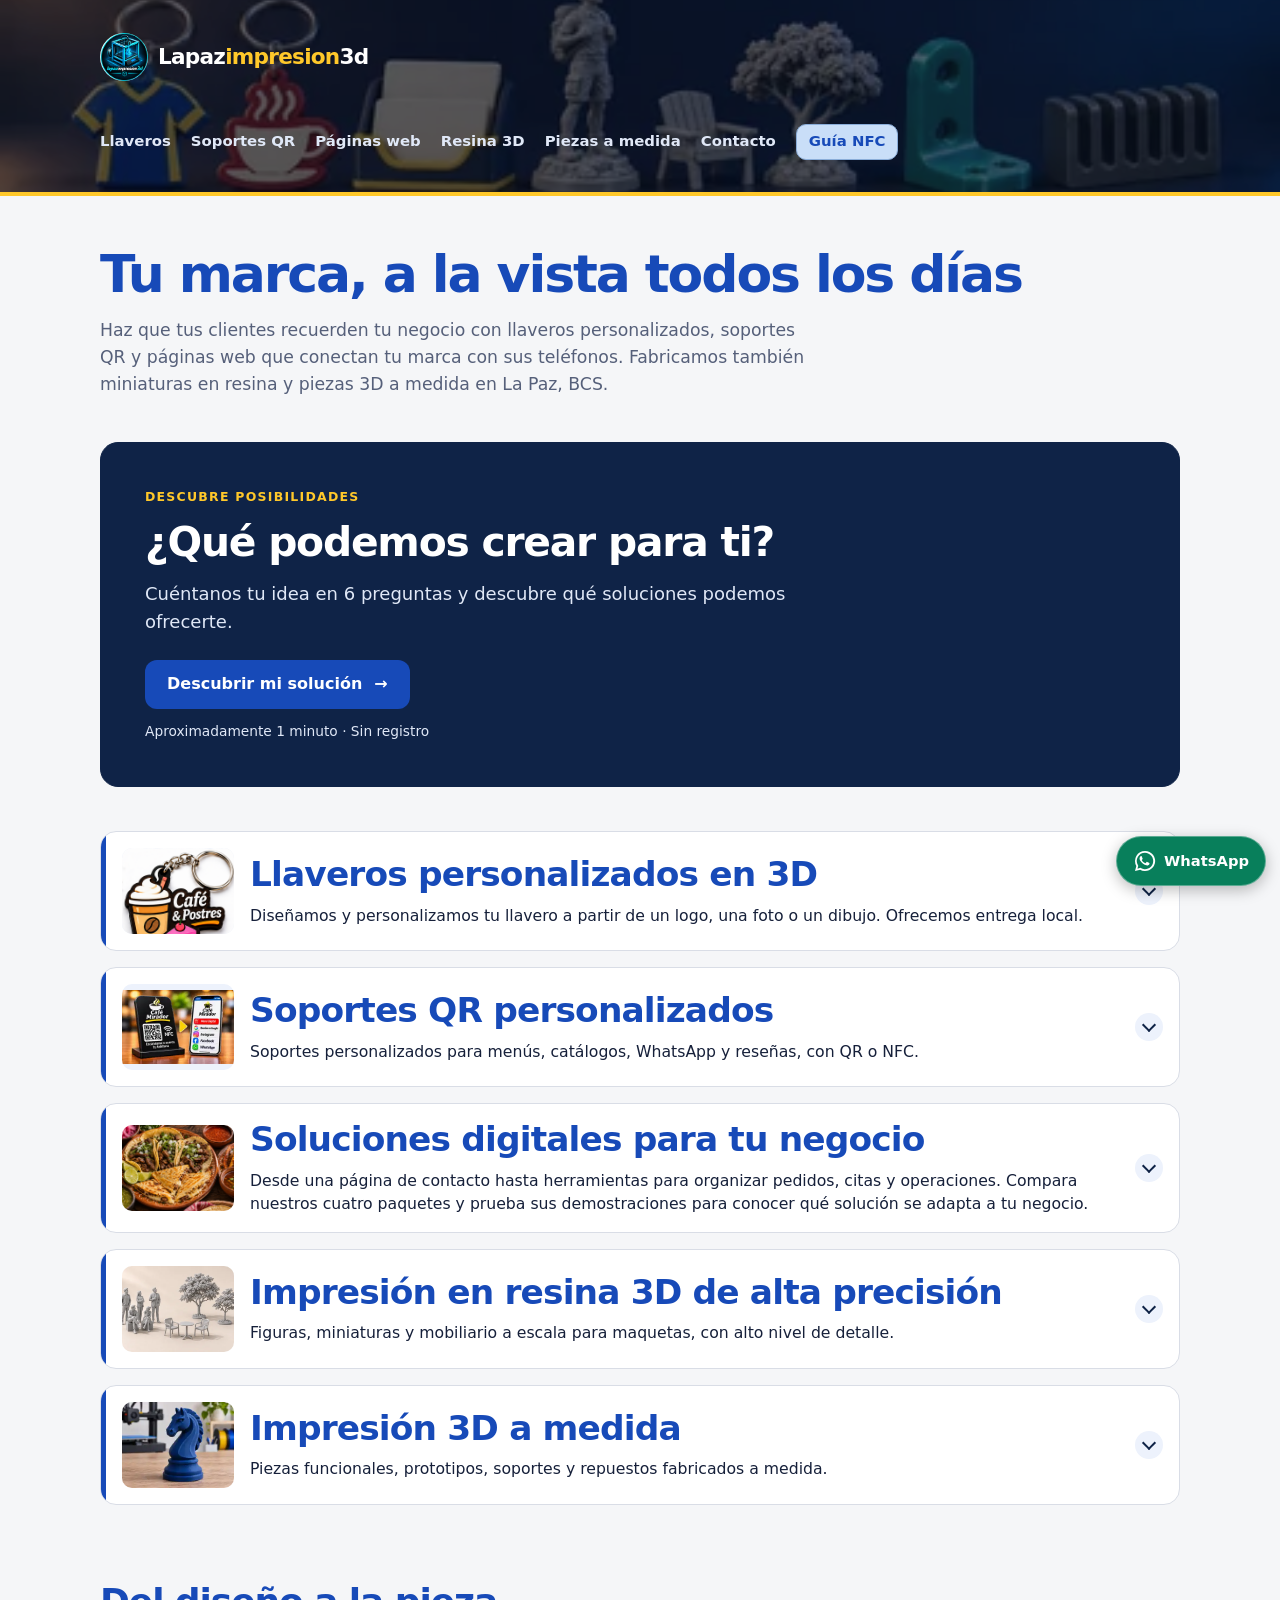
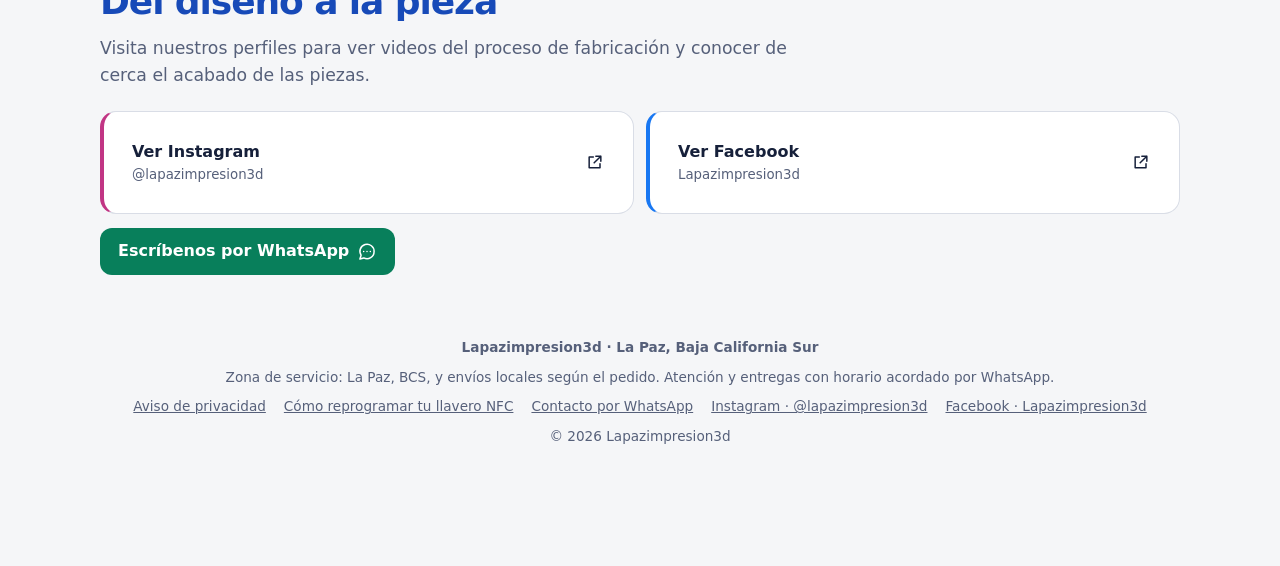
<file: public/index.html>
<!DOCTYPE html>
<html lang="es">
<head>
  <meta charset="utf-8">
  <meta name="viewport" content="width=device-width, initial-scale=1">
  <title>Lapazimpresion3d · Impresión 3D y páginas web en La Paz</title>
  <meta name="description" content="Llaveros personalizados en 3D, soportes QR, páginas web, menús digitales y catálogos para negocios en La Paz, BCS.">
  <link rel="icon" href="favicon.ico" type="image/x-icon">
  <link rel="stylesheet" href="css/cabecera-fotografica.css">
  <link rel="stylesheet" href="css/inicio.css?v=20261127-3">
  <link rel="stylesheet" href="css/catalogo-colapsable.css?v=16">
  <script src="js/catalogo-colapsable.js?v=2" defer></script>
  <script src="js/navegacion.js" defer></script>
  <script src="js/orientacion-web.js?v=10" defer></script>
  <script src="js/turnstile.js?v=1" defer></script>
  <script src="js/quiz-negocio.js?v=20261127-turnstile1" defer></script>
  <link rel="stylesheet" href="css/soluciones-digitales.css?v=21">
  <script src="js/demos-config.js?v=7" defer></script>
  <script src="js/soluciones-digitales.js?v=13" defer></script>
  <script src="js/asistente-web.js?v=1" defer></script>
  <link rel="canonical" href="https://lapazimpresion3d.com/">
  <script type="application/ld+json">{"@context":"https://schema.org","@type":"LocalBusiness","@id":"https://lapazimpresion3d.com/#negocio","name":"Lapazimpresion3d","url":"https://lapazimpresion3d.com/","image":"https://lapazimpresion3d.com/images/logo.png","telephone":"+52 612 199 2396","areaServed":{"@type":"City","name":"La Paz","containedInPlace":{"@type":"State","name":"Baja California Sur","containedInPlace":{"@type":"Country","name":"México"}}},"sameAs":["https://www.instagram.com/lapazimpresion3d/","https://www.facebook.com/profile.php?id=61587977253393"],"description":"Impresión 3D personalizada, llaveros, soportes QR y NFC, resina y páginas web para negocios en La Paz, Baja California Sur.","address":{"@type":"PostalAddress","addressLocality":"La Paz","addressRegion":"Baja California Sur","addressCountry":"MX"}}</script>
  <meta property="og:title" content="Lapazimpresion3d · Impresión 3D y páginas web en La Paz">
  <meta property="og:description" content="Llaveros personalizados en 3D, soportes QR, páginas web, menús digitales y catálogos para negocios en La Paz, BCS.">
  <meta property="og:image" content="https://lapazimpresion3d.com/images/portada-impresion-3d.webp">
  <meta property="og:url" content="https://lapazimpresion3d.com/">

<meta property="og:type" content="website">
<meta property="og:locale" content="es_MX">
<meta property="og:site_name" content="Lapazimpresion3d">
<link rel="stylesheet" href="css/analytics-publico.css?v=1">
<script src="js/medicion.js?v=1" defer></script>
<script src="js/analytics-publico.js?v=1" defer></script>
</head>
<body class="inicio-catalogo">
  <header class="cabecera cabecera-fotografica cabecera-inicio">
    <picture>
      <source media="(min-width: 768px)"
              srcset="images/portada-impresion-3d-pc-768.webp 768w, images/portada-impresion-3d-pc-1200.webp 1200w, images/portada-impresion-3d-pc.webp 2160w" sizes="100vw">
      <img class="cabecera-fondo" src="images/portada-impresion-3d.webp"
             srcset="images/portada-impresion-3d-480.webp 480w, images/portada-impresion-3d-768.webp 768w, images/portada-impresion-3d-1200.webp 1200w, images/portada-impresion-3d.webp 2160w"
             sizes="100vw" width="2160" height="720" alt="" fetchpriority="high">
    </picture>
    <div class="cabecera-interior">
      <a class="identidad" href="index.html" aria-label="Lapazimpresion3d, inicio">
        <img src="images/logo.png" width="48" height="48" alt="">
        <span class="marca">Lapaz<b>impresion</b>3d</span>
      </a>
      <button id="boton-menu" class="boton-menu" type="button" aria-controls="navegacion" aria-expanded="false" hidden>
        <svg class="icono" aria-hidden="true" focusable="false"><use href="images/iconos.svg#menu"/></svg> Menú
      </button>
      <nav id="navegacion" aria-label="Secciones de la página">
        <a href="#llaveros">Llaveros</a>
        <a href="#soportes-qr">Soportes QR</a>
        <a href="#paginas-web">Páginas web</a>
        <a href="#impresion-resina">Resina 3D</a>
        <a href="#piezas-a-medida">Piezas a medida</a>
        <a href="#redes">Contacto</a>
        <a class="nav-guia-nfc" href="guia-nfc.html">Guía NFC</a>
      </nav>
    </div>
  </header>

  <main class="envoltura">
    <div class="presentacion" aria-label="Presentación de nuestros servicios"><h1>Tu marca, a la vista todos los días</h1>
      <p class="introduccion">Haz que tus clientes recuerden tu negocio con llaveros personalizados, soportes QR y páginas web que conectan tu marca con sus teléfonos. Fabricamos también miniaturas en resina y piezas 3D a medida en La Paz, BCS.</p>
    </div>

    <!-- Quiz comercial: las respuestas se registran al enviar la solicitud con consentimiento. -->
    <section id="quiz-negocio" class="quiz-negocio" aria-labelledby="titulo-quiz-negocio">
      <div class="quiz-negocio-tarjeta">
        <div class="quiz-negocio-contenido" id="quiz-presentacion">
          <p class="quiz-negocio-etiqueta">DESCUBRE POSIBILIDADES</p>
          <h2 id="titulo-quiz-negocio">¿Qué podemos crear para ti?</h2>
          <p class="quiz-negocio-descripcion">Cuéntanos tu idea en 6 preguntas y descubre qué soluciones podemos ofrecerte.</p>
          <button class="quiz-negocio-boton" id="quiz-iniciar" type="button" aria-controls="quiz-panel" aria-expanded="false">Descubrir mi solución <span aria-hidden="true">→</span></button>
          <p class="quiz-negocio-nota">Aproximadamente 1 minuto · Sin registro</p>
        </div>
        <div id="quiz-panel" class="quiz-panel" hidden aria-label="Cuestionario de orientación">
          <div class="quiz-panel-cabecera">
            <p class="quiz-negocio-etiqueta">DESCUBRE POSIBILIDADES</p>
            <button id="quiz-cerrar" class="quiz-boton-texto" type="button">Cerrar cuestionario</button>
          </div>
          <p id="quiz-progreso-texto" class="quiz-progreso-texto" role="status" aria-live="polite"></p>
          <div class="quiz-progreso-pista" role="progressbar" aria-label="Progreso del cuestionario" aria-valuemin="0" aria-valuemax="6" aria-valuenow="0" id="quiz-progreso-barra"><div id="quiz-progreso-relleno"></div></div>
          <div id="quiz-pregunta-contenedor"></div>
          <div id="quiz-controles" class="quiz-controles">
            <button id="quiz-anterior" class="quiz-boton-texto" type="button">← Anterior</button>
            <button id="quiz-reiniciar" class="quiz-boton-texto" type="button">Empezar de nuevo</button>
          </div>
        </div>
      </div>
    </section>

    <section id="llaveros" class="servicio-colapsable" aria-labelledby="titulo-llaveros">
      <details class="servicio-desplegable">
        <summary class="servicio-resumen">
          <h2 id="titulo-llaveros" tabindex="-1"><span class="servicio-miniatura" aria-hidden="true"><img src="images/ejemplo_cafe.webp" alt="" width="160" height="120" loading="lazy" decoding="async"></span><span class="servicio-identidad"><span class="servicio-titulo">Llaveros personalizados en 3D</span><span class="servicio-descripcion">Diseñamos y personalizamos tu llavero a partir de un logo, una foto o un dibujo. Ofrecemos entrega local.</span></span><span class="servicio-indicador" aria-hidden="true"></span></h2>
        </summary>
        <div class="servicio-contenido">

      
      
      <div class="galeria-fotos">
        <figure class="ejemplo-foto">
          <img src="images/fotografia_1.webp"
               srcset="images/fotografia_1-192.webp 192w, images/fotografia_1-320.webp 320w, images/fotografia_1.webp 488w"
               sizes="(max-width: 650px) calc((100vw - 50px) / 2), (max-width: 1116px) calc((100vw - 80px) / 4), 256px" width="488" height="356" alt="Ejemplo de llavero personalizado: Diseños desde fotografías" loading="lazy" decoding="async">
          <figcaption>Diseños desde fotografías</figcaption>
        </figure>
        <figure class="ejemplo-foto">
          <img src="images/celebracion_1.webp"
               srcset="images/celebracion_1-192.webp 192w, images/celebracion_1-320.webp 320w, images/celebracion_1.webp 512w"
               sizes="(max-width: 650px) calc((100vw - 50px) / 2), (max-width: 1116px) calc((100vw - 80px) / 4), 256px" width="512" height="512" alt="Ejemplo de llavero personalizado: Celebraciones" loading="lazy" decoding="async">
          <figcaption>Celebraciones</figcaption>
        </figure>
        <figure class="ejemplo-foto">
          <img src="images/ejemplo_cafe.webp"
               srcset="images/ejemplo_cafe-192.webp 192w, images/ejemplo_cafe-320.webp 320w, images/ejemplo_cafe.webp 512w"
               sizes="(max-width: 650px) calc((100vw - 50px) / 2), (max-width: 1116px) calc((100vw - 80px) / 4), 256px" width="512" height="512" alt="Ejemplo de llavero personalizado: Logotipo para cafetería y postres" loading="lazy" decoding="async">
          <figcaption>Comercios</figcaption>
        </figure>
        <figure class="ejemplo-foto">
          <img src="images/clubes-equipos.webp"
               srcset="images/clubes-equipos-192.webp 192w, images/clubes-equipos-320.webp 320w, images/clubes-equipos.webp 640w"
               sizes="(max-width: 650px) calc((100vw - 50px) / 2), (max-width: 1116px) calc((100vw - 80px) / 4), 256px" width="640" height="640" alt="Llavero con forma de camiseta deportiva azul y amarilla con el número 10" loading="lazy" decoding="async">
          <figcaption>Clubes y equipos</figcaption>
        </figure>
      </div>
      <p class="nota">Ejemplos ilustrativos de llaveros personalizados.</p>
      <div class="acciones">
        <a class="accion accion-demo" href="ejemplos.html" style="min-height:54px;font-size:1.1rem;font-weight:800">Ver todos los ejemplos <svg class="icono" aria-hidden="true" focusable="false"><use href="images/iconos.svg#flecha"/></svg></a>
      </div>
      <div class="detalles-llaveros">
        <h3>Materiales, acabados y condiciones del pedido</h3>
        <p>Impresión 3D multicapa de alta precisión en PLA, con acabado protector transparente de resina UV y argolla metálica con destorcedor. Ideal para logotipos complejos o diseños detallados. La cantidad de colores influye en el precio de la cotización.</p>
        <p><strong>Puedes pedir menos de 10 piezas.</strong> A partir de 10 piezas, el diseño está incluido. Entregamos en 2 a 3 días hábiles después de aprobar el diseño.</p>
      </div>
      <div class="acciones">
        <a class="accion accion-cotizar" href="cotizar-impresion.html?servicio=llaveros">Cotizar llaveros <svg class="icono" aria-hidden="true" focusable="false"><use href="images/iconos.svg#flecha"/></svg></a>
      </div>
      <p class="nota" id="ayuda-cotizar-llaveros">Completa la solicitud con cantidad y detalles de tu idea. Si tienes logotipo, foto o dibujo, podremos pedirte la referencia durante la revisión. Te enviaremos una propuesta digital para aprobar el diseño antes de imprimir.</p>
      <aside aria-labelledby="titulo-ayuda-nfc" style="margin:24px 0 8px;padding:18px;border:1px solid #8aadd9;border-radius:12px;background:#edf4ff;color:#16203a">
        <h3 id="titulo-ayuda-nfc" style="margin:0 0 8px;font-size:clamp(1.25rem,3vw,1.5rem);font-weight:800;color:#174ab8">¿Ya tienes un llavero con NFC?</h3>
        <p style="margin:0 0 14px">Aprende a cambiar el enlace de tu llavero desde un teléfono compatible con NFC.</p>
        <div class="acciones"><a class="accion accion-panel" href="guia-nfc.html" style="min-height:48px">Cómo reprogramar tu llavero NFC <svg class="icono" aria-hidden="true" focusable="false"><use href="images/iconos.svg#flecha"/></svg></a></div>
      </aside>
        </div>
      </details>
    </section>

    <section id="soportes-qr" class="servicio-colapsable" aria-labelledby="titulo-qr">
      <details class="servicio-desplegable">
        <summary class="servicio-resumen">
          <h2 id="titulo-qr" tabindex="-1"><span class="servicio-miniatura" aria-hidden="true"><img src="images/qr-cafe-mirador-v2.webp" alt="" width="300" height="200" loading="lazy" decoding="async" style="object-fit:contain"></span><span class="servicio-identidad"><span class="servicio-titulo">Soportes QR personalizados</span><span class="servicio-descripcion">Soportes personalizados para menús, catálogos, WhatsApp y reseñas, con QR o NFC.</span></span><span class="servicio-indicador" aria-hidden="true"></span></h2>
        </summary>
        <div class="servicio-contenido">

      
      <figure class="servicio-ejemplo"><img src="images/qr-cafe-mirador-v2.webp" alt="Ejemplo ilustrativo de soporte QR y NFC personalizado de Café Mirador, junto a un teléfono con menú digital, reseñas, redes sociales y WhatsApp" width="300" height="200" loading="lazy" decoding="async"><figcaption>Ejemplo ilustrativo de soporte QR personalizado. El código funcional de prueba está abajo.</figcaption></figure>
      <div class="caja bloque-qr">
        <div>
          <p>Coloca en tus mesas o mostrador un soporte impreso en 3D con tu marca. Tus clientes pueden escanearlo para abrir el menú, catálogo, WhatsApp o reseñas de Google. También puedes pedirlo con NFC.</p>
          <div class="acciones">
            <a class="accion accion-demo" href="https://demos.lapazimpresion3d.com/taqueria-el-comal">Explorar el menú de demostración <svg class="icono" aria-hidden="true" focusable="false"><use href="images/iconos.svg#externo"/></svg></a>
          </div>
        </div>
        <figure>
          <img src="images/qr-demo-mesa-3.png" width="148" height="148" alt="Código QR de prueba para el menú de la mesa 3 de Taquería El Comal" loading="lazy" decoding="async">
          <figcaption>QR de prueba · Mesa 3</figcaption>
        </figure>
      </div>
      <div class="acciones" style="margin-top:16px">
        <a class="accion accion-cotizar" href="cotizar-impresion.html?servicio=soporte_qr">Cotizar soporte QR <svg class="icono" aria-hidden="true" focusable="false"><use href="images/iconos.svg#flecha"/></svg></a>
      </div>
        </div>
      </details>
    </section>

    <section id="paginas-web" class="servicio-colapsable" aria-labelledby="titulo-web">
      <details class="servicio-desplegable">
        <summary class="servicio-resumen">
          <h2 id="titulo-web" tabindex="-1"><span class="servicio-miniatura" aria-hidden="true"><img src="images/demos/taqueria-el-comal-portada.webp" alt="" width="160" height="120" loading="lazy" decoding="async"></span><span class="servicio-identidad"><span class="servicio-titulo">Soluciones digitales para tu negocio</span><span class="servicio-descripcion">Desde una página de contacto hasta herramientas para organizar pedidos, citas y operaciones. Compara nuestros cuatro paquetes y prueba sus demostraciones para conocer qué solución se adapta a tu negocio.</span></span><span class="servicio-indicador" aria-hidden="true"></span></h2>
        </summary>
        <div class="servicio-contenido">

      
      
      <h3 id="titulo-escaparate-demos">Paquetes y demostraciones interactivas</h3>
      <p class="nota" id="aviso-revision-demos" hidden>Modo de revisión técnica.</p>
      <p class="nota capacidad-general">Los usuarios administrativos son las personas de tu negocio que acceden al panel, no los visitantes de la página. Las capacidades y funciones de cada paquete son referencias comerciales; confirmamos los módulos y cupos disponibles en tu propuesta antes de contratar.</p>
      <div class="planes-digitales planes-integrados" aria-label="Comparación de paquetes digitales y sus demostraciones">
        <article class="caja plan-digital plan-integrado" data-plan="presencia-digital">
          <div class="plan-informacion"><h3>P1 — Presencia digital</h3>
          
          <dl class="plan-precios"><div><dt>Implementación</dt><dd>Desde $750</dd></div><div><dt>Mensualidad</dt><dd>$149</dd></div></dl>
          <p class="nota">MXN + IVA</p>
          <p class="plan-subtitulo">Características del paquete</p>
          <ul><li>Página comercial, contacto y horarios</li><li>Menú o catálogo digital básico</li><li>Acceso desde QR/NFC y WhatsApp</li></ul><div class="valor-mensual-plan"><p class="beneficio-paquete"><strong>Mantén tu negocio visible y actualizado.</strong> Edita los productos, precios, horarios y contenidos habilitados en tu panel.</p><div class="capacidad-ficha"><strong>Capacidad de referencia</strong><dl class="capacidad-cupos"><div><dt>Usuario administrativo</dt><dd>1</dd></div><div><dt>Sucursal</dt><dd>1</dd></div></dl></div><a href="paquetes-web.html#presencia-digital">Ver prestaciones y condiciones</a></div>
          </div>
          <div class="plan-demostraciones">
            <h4>Demostración del paquete</h4>
            <div class="ejemplos-integrados"><div class="tarjeta-demo ejemplo-integrado" data-negocio="cafe-mirador" data-paquete="p1"><img class="demo-portada" src="images/demos/cafe-mirador-portada.webp" alt="" loading="lazy" decoding="async"><div class="demo-cuerpo"><div class="demo-identidad"><img class="demo-logo" src="images/demos/cafe-mirador-logo.svg" alt="" width="64" height="64" loading="lazy" decoding="async"><div><p class="demo-ejemplo">Ejemplo: Café Mirador</p><p class="nota">Cafetería</p><p class="demo-plan">P1 — Presencia digital</p></div></div><p>Presenta tu cafetería y actualiza su oferta desde un solo lugar.</p><ul><li>Página web personalizada</li><li>Menú digital</li><li>Catálogo editable</li><li>Información comercial y horarios</li></ul><div class="acciones demo-botones"><a class="accion accion-demo" data-vista="cliente" href="https://demos.lapazimpresion3d.com/cafe-mirador?plan=p1" rel="noopener noreferrer">Ver página web</a><a class="accion accion-panel" data-vista="panel" href="https://demos.lapazimpresion3d.com/cafe-mirador/panel?plan=p1" rel="noopener noreferrer">Ver panel administrativo</a><a class="accion accion-cotizar" href="cotizacion-web.html?paquete=presencia-digital&amp;giro=cafeteria#precios-paquetes">Me interesa este paquete</a></div></div></div></div>
            
          </div>
        </article>
<article class="caja plan-digital plan-integrado" data-plan="negocio-interactivo">
          <div class="plan-informacion"><h3>P2 — Negocio interactivo</h3>
          
          <dl class="plan-precios"><div><dt>Implementación</dt><dd>Desde $1,500</dd></div><div><dt>Mensualidad</dt><dd>$249</dd></div></dl>
          <p class="nota">MXN + IVA</p>
          <p class="plan-subtitulo">Características del paquete</p>
          <ul><li>Pedidos y seguimiento según el giro</li><li>Citas o reservaciones</li><li>Panel de gestión y cocina básica cuando aplique</li></ul><div class="valor-mensual-plan"><p class="beneficio-paquete"><strong>Organiza pedidos, citas o reservaciones desde tu panel.</strong> Consulta y gestiona las solicitudes registradas en tu plataforma, según el giro de tu negocio.</p><div class="capacidad-ficha"><strong>Capacidad de referencia</strong><dl class="capacidad-cupos"><div><dt>Usuarios administrativos</dt><dd>3</dd></div><div><dt>Sucursal</dt><dd>1</dd></div></dl></div><a href="paquetes-web.html#negocio-interactivo">Ver prestaciones y condiciones</a></div>
          </div>
          <div class="plan-demostraciones">
            <h4>Demostración del paquete</h4>
            <div class="ejemplos-integrados"><div class="tarjeta-demo ejemplo-integrado" data-negocio="barberia-elite" data-paquete="p2"><img class="demo-portada" src="images/demos/barberia-elite-portada.webp" alt="" loading="lazy" decoding="async"><div class="demo-cuerpo"><div class="demo-identidad"><img class="demo-logo" src="images/demos/barberia-elite-logo.svg" alt="" width="64" height="64" loading="lazy" decoding="async"><div><p class="demo-ejemplo">Ejemplo: Barbería Élite</p><p class="nota">Barberías y estéticas</p><p class="demo-plan">P2 — Negocio interactivo</p></div></div><p>Organiza tus servicios, citas y atención al cliente.</p><ul><li>Catálogo de servicios</li><li>Reservación de citas</li><li>Agenda del personal</li><li>Gestión de clientes</li></ul><div class="acciones demo-botones"><a class="accion accion-demo" data-vista="cliente" href="https://demos.lapazimpresion3d.com/barberia-elite?plan=p2" rel="noopener noreferrer">Ver página web</a><a class="accion accion-panel" data-vista="panel" href="https://demos.lapazimpresion3d.com/barberia-elite/panel?plan=p2" rel="noopener noreferrer">Ver panel administrativo</a><a class="accion accion-cotizar" href="cotizacion-web.html?paquete=negocio-interactivo&amp;giro=barberia#precios-paquetes">Me interesa este paquete</a></div></div></div></div>
            
          </div>
        </article>
        <article class="caja plan-digital plan-integrado" data-plan="gestion-comercial">
          <div class="plan-informacion"><h3>P3 — Gestión comercial</h3>
          
          <dl class="plan-precios"><div><dt>Implementación</dt><dd>Desde $2,500</dd></div><div><dt>Mensualidad</dt><dd>$349</dd></div></dl>
          <p class="nota">MXN + IVA</p>
          <p class="plan-subtitulo">Características del paquete</p>
          <ul><li>Pedidos, comandas o atención de servicios</li><li>Registro de cobros, punto de venta y caja</li><li>Tickets, inventario básico y reportes</li></ul><div class="valor-mensual-plan"><p class="beneficio-paquete"><strong>Organiza las ventas y operaciones de tu negocio.</strong> Gestiona cobros, caja, inventario y reportes con los módulos contratados.</p><div class="capacidad-ficha"><strong>Capacidad de referencia</strong><dl class="capacidad-cupos"><div><dt>Usuarios administrativos</dt><dd>5</dd></div><div><dt>Sucursales</dt><dd>2</dd></div></dl></div><a href="paquetes-web.html#gestion-comercial">Ver prestaciones y condiciones</a></div>
          </div>
          <div class="plan-demostraciones">
            <h4>Demostraciones del paquete</h4>
            <div class="ejemplos-integrados ejemplos-dobles"><div class="tarjeta-demo ejemplo-integrado" data-negocio="mundo-mascotas" data-paquete="p3"><img class="demo-portada" src="images/demos/mundo-mascotas-portada.webp" alt="" loading="lazy" decoding="async"><div class="demo-cuerpo"><div class="demo-identidad"><img class="demo-logo" src="images/demos/mundo-mascotas-logo.svg" alt="" width="64" height="64" loading="lazy" decoding="async"><div><p class="demo-ejemplo">Ejemplo: Mundo Mascotas</p><p class="nota">Tiendas y comercios</p><p class="demo-plan">P3 — Gestión comercial</p></div></div><p>Conecta tu catálogo con la gestión diaria de ventas y existencias.</p><ul><li>Catálogo de productos</li><li>Pedidos y seguimiento</li><li>Punto de venta</li><li>Control de inventario</li><li>Gestión de compras</li></ul><div class="acciones demo-botones"><a class="accion accion-demo" data-vista="cliente" href="https://demos.lapazimpresion3d.com/mundo-mascotas?plan=p3" rel="noopener noreferrer">Ver página web</a><a class="accion accion-panel" data-vista="panel" href="https://demos.lapazimpresion3d.com/mundo-mascotas/panel?plan=p3" rel="noopener noreferrer">Ver panel administrativo</a><a class="accion accion-cotizar" href="cotizacion-web.html?paquete=gestion-comercial&amp;giro=mascotas#precios-paquetes">Me interesa este paquete</a></div></div></div>
<div class="tarjeta-demo ejemplo-integrado" data-negocio="torque-automotriz" data-paquete="p3"><img class="demo-portada" src="images/demos/auto-servicio-bahia-portada.webp" alt="" loading="lazy" decoding="async"><div class="demo-cuerpo"><div class="demo-identidad"><img class="demo-logo" src="images/demos/auto-servicio-bahia-logo.svg?v=torque1" alt="" width="64" height="64" loading="lazy" decoding="async"><div><p class="demo-ejemplo">Ejemplo: Torque Automotriz</p><p class="nota">Taller mecánico</p><p class="demo-plan">P3 — Gestión comercial</p><p class="demo-lema">Tu auto, en buenas manos.</p></div></div><p>Presenta tus servicios, organiza citas y órdenes de servicio, controla refacciones y administra ventas.</p><ul><li>Catálogo de servicios y refacciones</li><li>Reservación de citas</li><li>Cotizaciones y órdenes de servicio</li><li>Control de inventario</li><li>Punto de venta y caja</li></ul><div class="acciones demo-botones"><a class="accion accion-demo" data-vista="cliente" href="https://demos.lapazimpresion3d.com/torque-automotriz?plan=p3" rel="noopener noreferrer">Ver página web</a><a class="accion accion-panel" data-vista="panel" href="https://demos.lapazimpresion3d.com/torque-automotriz/panel?plan=p3" rel="noopener noreferrer">Ver panel administrativo</a><a class="accion accion-cotizar" href="cotizacion-web.html?paquete=gestion-comercial&amp;giro=taller#precios-paquetes">Me interesa este paquete</a></div></div></div></div>
            
          </div>
        </article>
        <article class="caja plan-digital plan-integrado" data-plan="gestion-profesional">
          <div class="plan-informacion"><h3>P4 — Gestión profesional</h3>
          
          <dl class="plan-precios"><div><dt>Implementación</dt><dd>Desde $3,500</dd></div><div><dt>Mensualidad</dt><dd>$499</dd></div></dl>
          <p class="nota">MXN + IVA</p>
          <p class="plan-subtitulo">Características del paquete</p>
          <ul><li>Pedidos y cuentas por mesa</li><li>Inventario avanzado, almacenes, compras, costos y proveedores</li><li>Fidelización, administración avanzada, automatizaciones y reportes</li></ul><div class="valor-mensual-plan"><p class="beneficio-paquete"><strong>Centraliza la administración de tu negocio.</strong> Gestiona costos, proveedores, clientes y automatizaciones con los módulos avanzados contratados.</p><div class="capacidad-ficha"><strong>Capacidad de referencia</strong><dl class="capacidad-cupos"><div><dt>Usuarios administrativos</dt><dd>10</dd></div><div><dt>Sucursales</dt><dd>3</dd></div></dl></div><a href="paquetes-web.html#gestion-profesional">Ver prestaciones y condiciones</a></div>
          </div>
          <div class="plan-demostraciones">
            <h4>Demostraciones del paquete</h4>
            <div class="ejemplos-integrados ejemplos-dobles"><div class="tarjeta-demo ejemplo-integrado" data-negocio="taqueria-el-comal" data-paquete="p4"><img class="demo-portada" src="images/demos/taqueria-el-comal-portada.webp" alt="" loading="lazy" decoding="async"><div class="demo-cuerpo"><div class="demo-identidad"><img class="demo-logo" src="images/demos/taqueria-el-comal-logo.svg" alt="" width="64" height="64" loading="lazy" decoding="async"><div><p class="demo-ejemplo">Ejemplo: Taquería El Comal</p><p class="nota">Restaurantes y taquerías</p><p class="demo-plan">P4 — Gestión profesional</p></div></div><p>Coordina la atención del restaurante desde el menú hasta la administración.</p><ul><li>Menú digital y pedidos</li><li>Reservaciones y QR por mesa</li><li>Cocina, comandas y cuentas de mesa</li><li>Punto de venta e inventario</li><li>Recetas y costos de insumos</li></ul><div class="acciones demo-botones"><a class="accion accion-demo" data-vista="cliente" href="https://demos.lapazimpresion3d.com/taqueria-el-comal?plan=p4" rel="noopener noreferrer">Ver página web</a><a class="accion accion-panel" data-vista="panel" href="https://demos.lapazimpresion3d.com/taqueria-el-comal/panel?plan=p4" rel="noopener noreferrer">Ver panel administrativo</a><a class="accion accion-cotizar" href="cotizacion-web.html?paquete=gestion-profesional&amp;giro=restaurante#precios-paquetes">Me interesa este paquete</a></div></div></div>
<div class="tarjeta-demo ejemplo-integrado" data-negocio="bahia-tours" data-paquete="p4"><img class="demo-portada" src="images/demos/bahia-tours-portada.webp" alt="" loading="lazy" decoding="async"><div class="demo-cuerpo"><div class="demo-identidad"><img class="demo-logo" src="images/demos/bahia-tours-logo.svg" alt="" width="64" height="64" loading="lazy" decoding="async"><div><p class="demo-ejemplo">Ejemplo: Bahía Tours</p><p class="nota">Turismo y actividades</p><p class="demo-plan">P4 — Gestión profesional</p></div></div><p>Organiza experiencias, reservaciones y la operación turística.</p><ul><li>Página bilingüe y catálogo de experiencias</li><li>Reservaciones y disponibilidad</li><li>Salidas, pasajeros, guías y embarcaciones</li><li>Registro de pagos, anticipos y caja</li><li>Rentabilidad, comisiones y promociones</li></ul><div class="acciones demo-botones"><a class="accion accion-demo" data-vista="cliente" href="https://demos.lapazimpresion3d.com/bahia-tours?plan=p4" rel="noopener noreferrer">Ver página web</a><a class="accion accion-panel" data-vista="panel" href="https://demos.lapazimpresion3d.com/bahia-tours/panel?plan=p4" rel="noopener noreferrer">Ver panel administrativo</a><a class="accion accion-cotizar" href="cotizacion-web.html?paquete=gestion-profesional&amp;giro=turismo#precios-paquetes">Me interesa este paquete</a></div></div></div></div>
            
          </div>
        </article>


      </div>
      
      
      <div class="acciones demos-generales"><a class="accion accion-demo" href="https://demos.lapazimpresion3d.com/">Ver galería completa</a><a class="accion accion-panel" href="https://demos.lapazimpresion3d.com/demostraciones/configurar/">Configurar una demostración</a></div>
      <p class="nota">Explora el sistema con datos de ejemplo. Las demostraciones no generan operaciones ni cobros reales.</p>
      <details class="ventajas-suscripcion comparativa-publica" aria-labelledby="titulo-comparativa-paquetes">
        <summary class="ventajas-resumen"><h3 id="titulo-comparativa-paquetes">Comparar precios y funciones</h3><span class="servicio-indicador" aria-hidden="true"></span></summary>
        <div class="comparativa-lectura">
          <dl class="comparativa-precios-lista">
            <div><dt>P1 — Presencia digital</dt><dd>Implementación desde <strong>$750</strong> · Mensualidad <strong>$149</strong></dd></div>
            <div><dt>P2 — Negocio interactivo</dt><dd>Implementación desde <strong>$1,500</strong> · Mensualidad <strong>$249</strong></dd></div>
            <div><dt>P3 — Gestión comercial</dt><dd>Implementación desde <strong>$2,500</strong> · Mensualidad <strong>$349</strong></dd></div>
            <div><dt>P4 — Gestión profesional</dt><dd>Implementación desde <strong>$3,500</strong> · Mensualidad <strong>$499</strong></dd></div>
          </dl>
          <h4>Funciones por nivel</h4>
          <dl class="comparativa-precios-lista">
            <div><dt>P1, P2, P3 y P4</dt><dd>Página, menú o catálogo y WhatsApp.</dd></div>
            <div><dt>P2, P3 y P4</dt><dd>Pedidos o citas y panel privado.</dd></div>
            <div><dt>P3 y P4</dt><dd>Caja, tickets e inventario básico.</dd></div>
            <div><dt>P4</dt><dd>Inventario avanzado, costos, proveedores y automatizaciones.</dd></div>
          </dl>
          <p class="nota">MXN + IVA. La implementación incluye configuración inicial, identidad y módulos estándar del paquete. El precio final depende del volumen de contenido, personalizaciones y funciones acordadas. Dominio propio, productos físicos y servicios adicionales se cotizan aparte.</p>
        </div>
      </details>
      <details class="caja explorar-demos destacar-selector asistente-paquetes" id="selector-demos" aria-labelledby="titulo-selector-demos" style="box-shadow:none">
        <summary class="asistente-cabecera">
          <h3 id="titulo-selector-demos"><span class="asistente-sobrelinea">PRUEBA INTERACTIVA · 24 COMBINACIONES</span><span class="asistente-titulo">Explora cómo funcionaría el sistema en tu negocio</span><span class="asistente-abrir" aria-hidden="true"><span class="asistente-abrir-texto">Abrir explorador</span><span class="asistente-cerrar-texto">Cerrar explorador</span></span></h3>
        </summary>
        <div class="selector-contenido">
<p class="selector-intro">Selecciona un tipo de negocio y el paquete que te interesa. Explora su página web, descubre las herramientas administrativas disponibles y compara las opciones antes de contratar.</p>
<div id="demo-controles" hidden>
<fieldset class="demo-grupo"><legend><b class="selector-numero" aria-hidden="true">1</b> Elige tu giro comercial</legend><div class="demo-negocios-grid"><label class="demo-opcion negocio-opcion"><input type="radio" name="explorador-negocio" value="cafe-mirador" checked><span class="demo-opcion-contenido"><img src="images/demos/cafe-mirador-portada.webp" alt="" loading="lazy" decoding="async"><span class="demo-opcion-texto"><strong>Café Mirador</strong><small>Cafetería</small></span></span></label>
<label class="demo-opcion negocio-opcion"><input type="radio" name="explorador-negocio" value="barberia-elite"><span class="demo-opcion-contenido"><img src="images/demos/barberia-elite-portada.webp" alt="" loading="lazy" decoding="async"><span class="demo-opcion-texto"><strong>Barbería Élite</strong><small>Barbería</small></span></span></label>
<label class="demo-opcion negocio-opcion"><input type="radio" name="explorador-negocio" value="mundo-mascotas"><span class="demo-opcion-contenido"><img src="images/demos/mundo-mascotas-portada.webp" alt="" loading="lazy" decoding="async"><span class="demo-opcion-texto"><strong>Mundo Mascotas</strong><small>Tienda de mascotas</small></span></span></label>
<label class="demo-opcion negocio-opcion"><input type="radio" name="explorador-negocio" value="torque-automotriz"><span class="demo-opcion-contenido"><img src="images/demos/auto-servicio-bahia-portada.webp" alt="" loading="lazy" decoding="async"><span class="demo-opcion-texto"><strong>Torque Automotriz</strong><small>Taller mecánico</small></span></span></label>
<label class="demo-opcion negocio-opcion"><input type="radio" name="explorador-negocio" value="taqueria-el-comal"><span class="demo-opcion-contenido"><img src="images/demos/taqueria-el-comal-portada.webp" alt="" loading="lazy" decoding="async"><span class="demo-opcion-texto"><strong>Taquería El Comal</strong><small>Restaurante</small></span></span></label>
<label class="demo-opcion negocio-opcion"><input type="radio" name="explorador-negocio" value="bahia-tours"><span class="demo-opcion-contenido"><img src="images/demos/bahia-tours-portada.webp" alt="" loading="lazy" decoding="async"><span class="demo-opcion-texto"><strong>Bahía Tours</strong><small>Turismo</small></span></span></label></div></fieldset>
<fieldset class="demo-grupo"><legend><b class="selector-numero" aria-hidden="true">2</b> Elige cualquier paquete</legend><div class="demo-paquetes-grid"><label class="demo-opcion paquete-opcion"><input type="radio" name="explorador-paquete" value="p1" checked><span class="demo-opcion-contenido"><strong>P1 — Presencia digital</strong><small>Página comercial, información del negocio y catálogo.</small></span></label>
<label class="demo-opcion paquete-opcion"><input type="radio" name="explorador-paquete" value="p2"><span class="demo-opcion-contenido"><strong>P2 — Negocio interactivo</strong><small>Interacción con clientes mediante pedidos, citas o reservaciones, según el giro.</small></span></label>
<label class="demo-opcion paquete-opcion"><input type="radio" name="explorador-paquete" value="p3"><span class="demo-opcion-contenido"><strong>P3 — Gestión comercial</strong><small>Herramientas de operación interna y gestión comercial, según el giro.</small></span></label>
<label class="demo-opcion paquete-opcion"><input type="radio" name="explorador-paquete" value="p4"><span class="demo-opcion-contenido"><strong>P4 — Gestión profesional</strong><small>Administración avanzada y herramientas especializadas según la actividad.</small></span></label></div></fieldset>
<input type="hidden" id="demo-giro" value="cafe-mirador"><input type="hidden" id="demo-paquete" value="p1">
<div class="selector-eleccion demo-resumen" aria-live="polite" aria-atomic="true">
<img id="demo-resumen-foto" class="demo-resumen-foto" src="images/demos/cafe-mirador-portada.webp" alt="" loading="lazy">
<div class="demo-resumen-info"><div class="demo-identidad"><img id="demo-resumen-logo" class="demo-logo" src="images/demos/cafe-mirador-logo.svg" alt="" width="48" height="48"><div><p class="selector-eleccion-titulo">Tu demostración seleccionada</p><p id="demo-combinacion">Café Mirador</p><p id="demo-resumen-giro">Cafetería</p></div></div><p id="demo-resumen-plan"></p><p id="demo-resultado"></p><p id="demo-resumen-precio"></p></div></div>
<p class="selector-paso-final"><b class="selector-numero" aria-hidden="true">3</b> Explora la combinación seleccionada</p>
<div class="acciones acciones-selector-demo"><a id="demo-seleccionada" class="accion accion-principal-demo accion-demo" rel="noopener noreferrer" hidden>Explorar página web</a><a id="demo-panel" class="accion accion-panel" target="_blank" rel="noopener noreferrer" hidden>Explorar panel administrativo</a><a id="demo-cotizar" class="accion accion-cotizar" hidden>Me interesa este paquete</a></div>
<p class="demo-enlaces-extra"><a id="demo-comparar" href="https://demos.lapazimpresion3d.com/demostraciones/configurar/" target="_blank" rel="noopener noreferrer">Comparar todas las funcionalidades</a> · <a href="https://demos.lapazimpresion3d.com/">Explorar todas las demostraciones</a></p>
</div>
<noscript><p class="nota">Abre los ejemplos de arriba o el <a href="https://demos.lapazimpresion3d.com/demostraciones/configurar/">configurador general</a>.</p></noscript>
</div></details>
      <details id="asistente-paquetes" class="caja asistente-paquetes" aria-labelledby="titulo-asistente-paquetes">
        <summary class="asistente-cabecera">
          <h3 id="titulo-asistente-paquetes"><span class="asistente-sobrelinea">ORIENTACIÓN SIN COMPROMISO</span><span class="asistente-titulo">¿No sabes qué paquete elegir?</span><span class="asistente-abrir" aria-hidden="true"><span class="asistente-abrir-texto">Abrir asistente</span><span class="asistente-cerrar-texto">Cerrar asistente</span></span></h3>
        </summary>
        <div class="asistente-contenido">
        <p class="asistente-intro">Elige tu tipo de negocio y las funciones que necesitas. Te recomendamos el paquete de menor precio que las cubre.</p>
        <div id="asistente-controles" hidden>
          <label class="asistente-giro" for="asistente-giro"><strong><span class="selector-numero" aria-hidden="true">1</span> Elige tu giro comercial</strong><select id="asistente-giro"><option value="">Selecciona tu giro</option><option value="restaurante">Restaurante / taquería</option><option value="cafeteria">Cafetería</option><option value="barberia">Barbería / estética</option><option value="mascotas">Tienda de mascotas</option><option value="comercio">Comercio / tienda</option><option value="servicios">Servicios profesionales</option><option value="taller">Taller / servicios automotrices</option><option value="turismo">Turismo y actividades</option><option value="otro">Otro giro</option></select></label>
          <fieldset class="asistente-objetivos"><legend><span class="selector-numero" aria-hidden="true">2</span> ¿Qué te gustaría hacer con tu página?</legend>
            <p class="nota">Marca solo lo que necesitas. La presentación del negocio, contacto y horarios ya se consideran como punto de partida.</p>
            <div class="asistente-opciones">
              <label><input type="checkbox" name="necesidad-web" value="catalogo"><span>Mostrar mi menú, productos o servicios</span></label>
              <label><input type="checkbox" name="necesidad-web" value="whatsapp"><span>Recibir consultas o pedidos por WhatsApp</span></label>
              <label><input type="checkbox" name="necesidad-web" value="pedidos"><span>Recibir y dar seguimiento a pedidos en la página</span></label>
              <label><input type="checkbox" name="necesidad-web" value="entregas"><span>Organizar pedidos para recoger o a domicilio</span></label>
              <label><input type="checkbox" name="necesidad-web" value="mesas"><span>Recibir pedidos desde las mesas y organizar cocina</span></label>
              <label><input type="checkbox" name="necesidad-web" value="agenda"><span>Organizar citas o reservaciones</span></label>
              <label><input type="checkbox" name="necesidad-web" value="turismo"><span>Gestionar reservaciones de tours o actividades</span></label>
              <label><input type="checkbox" name="necesidad-web" value="pos"><span>Registrar ventas, caja y tickets</span></label>
              <label><input type="checkbox" name="necesidad-web" value="inventario"><span>Controlar existencias de productos</span></label>
              <label><input type="checkbox" name="necesidad-web" value="costos"><span>Controlar inventario avanzado, costos y proveedores</span></label>
              <label><input type="checkbox" name="necesidad-web" value="automatizar"><span>Automatizar tareas o consultar reportes avanzados</span></label>
              <label><input type="checkbox" name="necesidad-web" value="tarjeta"><span>Integrar pagos en línea con tarjeta (cotización adicional)</span></label>
            </div>
          </fieldset>
          <div id="asistente-recomendacion" class="asistente-recomendacion" hidden>
            <p class="asistente-sobrelinea"><span class="selector-numero" aria-hidden="true">3</span> TU PAQUETE RECOMENDADO</p>
            <h4 id="asistente-nombre"></h4><p id="asistente-precio"></p>
            <details><summary>Ver las funciones seleccionadas</summary><ul id="asistente-funciones"></ul></details>
            <p id="asistente-extra" class="nota" hidden>La integración de pagos en línea con tarjeta se cotiza por separado.</p>
            <p class="nota">El alcance y el precio final se confirman en tu propuesta.</p>
            <div class="acciones"><a id="asistente-cotizar" class="accion accion-cotizar" href="cotizacion-web.html">Personalizar y solicitar cotización</a><button id="asistente-limpiar" type="button" class="accion secundaria">Empezar de nuevo</button></div>
          </div>
          <p id="asistente-aviso" class="nota" role="status" aria-live="polite">Elige tu giro para obtener una recomendación.</p>
        </div>
        <noscript><p><a href="cotizacion-web.html">Configura tu paquete en la cotización</a>.</p></noscript>
        </div>
      </details>
      <details class="ventajas-suscripcion" aria-labelledby="titulo-sin-permanencia">
        <summary class="ventajas-resumen"><h3 id="titulo-sin-permanencia">Sin plazos forzosos de permanencia</h3><span class="servicio-indicador" aria-hidden="true"></span></summary>
        <p style="margin-top:14px">La implementación cubre el diseño y la configuración inicial. La mensualidad te permite utilizar una plataforma digital con herramientas de gestión, alojamiento, seguridad, respaldos según el módulo, mantenimiento y actualizaciones generales aplicables. Administra tú mismo la información y las operaciones habilitadas; te apoyamos cuando lo necesites. Tú decides cuánto tiempo continuar.</p>
        <ul class="ventajas-suscripcion-lista">
          <li><strong>Sin plazos forzosos</strong><span>Libertad para continuar o cancelar futuras mensualidades sin penalización por permanencia.</span></li>
          <li><strong>Desde $149 MXN al mes + IVA</strong><span>Una inversión accesible para digitalizar tu negocio.</span></li>
          <li><strong>Alojamiento y mantenimiento incluidos</strong><span>Nos encargamos de la operación técnica según el alcance contratado.</span></li><li><strong>Autonomía para tu negocio</strong><span>Utiliza las herramientas de edición y gestión habilitadas sin pagar por cada cambio que realices tú mismo.</span></li><li><strong>Mejoras de la plataforma</strong><span>Actualizaciones generales compatibles con las funciones contratadas, sin costo adicional de implementación; las nuevas funciones especiales se cotizan aparte.</span></li>
        </ul>
      </details>
      <p class="nota"><a href="cotizacion-web.html#condiciones-paquetes">Ver detalles y condiciones de los paquetes</a>.</p>
      <div class="caja cierre-cotizacion-web">
        <h3>¿Qué solución necesita tu negocio?</h3>
        <p>Cuéntanos qué necesitas y prepararemos una propuesta adaptada a tu negocio.</p>
        <div class="acciones"><a class="accion accion-cotizar" href="cotizacion-web.html">Solicitar cotización</a></div>
      </div>
        </div>
      </details>
    </section>

    <section id="impresion-resina" class="servicio-colapsable" aria-labelledby="titulo-resina">
      <details class="servicio-desplegable">
        <summary class="servicio-resumen">
          <h2 id="titulo-resina" tabindex="-1"><span class="servicio-miniatura" aria-hidden="true"><img src="images/resina-maquetas-480.webp" alt="" width="160" height="120" loading="lazy" decoding="async"></span><span class="servicio-identidad"><span class="servicio-titulo">Impresión en resina 3D de alta precisión</span><span class="servicio-descripcion">Figuras, miniaturas y mobiliario a escala para maquetas, con alto nivel de detalle.</span></span><span class="servicio-indicador" aria-hidden="true"></span></h2>
        </summary>
        <div class="servicio-contenido">

      
      <div class="resina-presentacion">
        <div>
          <p class="introduccion">Fabricamos piezas pequeñas con alto nivel de detalle. Ideal para maquetas arquitectónicas, figuras humanas, vegetación y mobiliario a escala, como sillas y mesas.</p>
          <p class="resina-acabados"><strong>Acabados incluidos</strong> Lavado en alcohol isopropílico (IPA), curado UV y retiro manual de soportes.</p>
        </div>
        <figure>
          <img src="images/resina-maquetas.webp"
               srcset="images/resina-maquetas-480.webp 480w, images/resina-maquetas-768.webp 768w, images/resina-maquetas.webp 1080w"
               sizes="(max-width: 650px) calc(100vw - 36px), (max-width: 1116px) calc((100vw - 60px) / 2), 528px" width="1080" height="720" alt="Miniaturas de resina gris para maquetas: figuras humanas, sillas, una mesa y árboles" loading="lazy" decoding="async">
          <figcaption class="nota">Ilustración de piezas en resina para maquetas.</figcaption>
        </figure>
      </div>

      <h3>Paquetes de figuras humanas</h3>
      <p class="resina-escala-paquetes">Escala 1:100 · Figuras de 1.75 cm. El precio por figura corresponde a la cantidad del paquete.</p>
      <ul class="resina-paquetes">
        <li class="caja resina-paquete">
          <h4>Paquete de 10 figuras</h4>
          <p class="resina-precio"><strong>$250</strong> MXN</p>
          <p class="resina-unitario">$25 MXN por figura</p>
        </li>
        <li class="caja resina-paquete">
          <h4>Paquete de 20 figuras</h4>
          <p class="resina-precio"><strong>$400</strong> MXN</p>
          <p class="resina-unitario">$20 MXN por figura</p>
        </li>
        <li class="caja resina-paquete resina-paquete-destacado">
          <h4>Paquete de 50 figuras</h4>
          <p class="resina-precio"><strong>$750</strong> MXN</p>
          <p class="resina-unitario">$15 MXN por figura</p>
          <p class="resina-nota-volumen">Mejor precio por volumen</p>
        </li>
      </ul>

      <h3>Precios de referencia por escala</h3>
      <dl class="caja resina-escalas">
        <div>
          <dt>Escala 1:100</dt>
          <dd>Figuras de 1.75 cm, mobiliario básico y vegetación.</dd>
          <dd class="resina-desde"><strong>Figuras humanas:</strong> ver paquetes de arriba.<br><strong>Mobiliario y vegetación:</strong> cotización según diseño y cantidad.</dd>
        </div>
        <div>
          <dt>Escala 1:50</dt>
          <dd>Mobiliario medio y figuras de 3.5 cm.</dd>
          <dd class="resina-desde"><strong>Desde $30 MXN por pieza</strong></dd>
        </div>
        <div>
          <dt>Escala 1:20</dt>
          <dd>Mobiliario detallado y figuras de 9 cm, de pie o sentadas.</dd>
          <dd class="resina-desde"><strong>Desde $50 MXN por pieza</strong><br>Precio unitario de referencia para un lote de 8 piezas (desde $400 MXN por lote). Otras cantidades se cotizan según el pedido.</dd>
        </div>
      </dl>

      <p class="caja resina-ahorro"><span aria-hidden="true">💡</span> <strong>Tip de ahorro:</strong> Al imprimir varias figuras del mismo tamaño en una sola tanda, el costo de preparación se reparte entre más piezas. Por eso baja el precio por figura en paquetes grandes.</p>
      <div class="acciones">
        <a class="accion accion-cotizar" href="cotizar-impresion.html?servicio=resina">Cotizar resina <svg class="icono" aria-hidden="true" focusable="false"><use href="images/iconos.svg#flecha"/></svg></a>
      </div>
      <p class="nota">Entrega en 24 a 48 horas según el pedido. Entregas personales y envíos locales por Uber Flash.</p>
        </div>
      </details>
    </section>

    <section id="piezas-a-medida" class="servicio-colapsable" aria-labelledby="titulo-piezas">
      <details class="servicio-desplegable">
        <summary class="servicio-resumen">
          <h2 id="titulo-piezas" tabindex="-1"><span class="servicio-miniatura" aria-hidden="true"><img src="images/ejemplo-pieza-ajedrez.webp" alt="" width="160" height="120" loading="lazy" decoding="async"></span><span class="servicio-identidad"><span class="servicio-titulo">Impresión 3D a medida</span><span class="servicio-descripcion">Piezas funcionales, prototipos, soportes y repuestos fabricados a medida.</span></span><span class="servicio-indicador" aria-hidden="true"></span></h2>
        </summary>
        <div class="servicio-contenido">

      
      <div class="piezas-presentacion"><div><p class="introduccion">Fabricamos piezas funcionales, prototipos, soportes y repuestos difíciles de conseguir. Por ejemplo, un peine a medida para un equipo de laboratorio. Si tienes un material en mente, como PETG, indícalo junto con el uso que tendrá la pieza.</p><ul class="piezas-usos" aria-label="Tipos de piezas"><li>Piezas funcionales</li><li>Prototipos</li><li>Soportes</li><li>Repuestos</li></ul></div>
      <figure class="servicio-ejemplo"><img src="images/ejemplo-pieza-ajedrez.webp" alt="Imagen ilustrativa de un caballo de ajedrez azul impreso en 3D" width="320" height="240" loading="lazy" decoding="async"><figcaption>Ejemplo ilustrativo de una pieza de ajedrez fabricada a medida.</figcaption></figure></div>
      <div class="caja">
        <h3>Qué enviarnos para cotizar</h3>
        <ol class="pasos-cotizar">
          <li><div><strong>Referencia:</strong> una foto, un dibujo, un plano o un archivo 3D como STL o STEP. Podremos solicitarlo durante la revisión de tu cotización.</div></li>
          <li><div><strong>Medidas:</strong> dimensiones aproximadas y, si debe encajar con otra pieza, las medidas del encaje.</div></li>
          <li><div><strong>Pedido:</strong> para qué la necesitas, cuántas piezas quieres y la fecha, si tienes una.</div></li>
        </ol>
        <div class="acciones">
          <a class="accion accion-cotizar" href="cotizar-impresion.html?servicio=fdm_medida">Solicitar impresión 3D <svg class="icono" aria-hidden="true" focusable="false"><use href="images/iconos.svg#flecha"/></svg></a>
        </div>
      </div>
        </div>
      </details>
    </section>

    <section id="redes" aria-labelledby="titulo-redes">
      <h2 id="titulo-redes" tabindex="-1">Del diseño a la pieza</h2>
      <p class="introduccion">Visita nuestros perfiles para ver videos del proceso de fabricación y conocer de cerca el acabado de las piezas.</p>
      <div class="redes">
        <a class="caja red instagram" href="https://www.instagram.com/lapazimpresion3d/"><span><strong>Ver Instagram</strong><small>@lapazimpresion3d</small></span><svg class="icono" aria-hidden="true" focusable="false"><use href="images/iconos.svg#externo"/></svg></a>
        <a class="caja red facebook" href="https://www.facebook.com/profile.php?id=61587977253393"><span><strong>Ver Facebook</strong><small>Lapazimpresion3d</small></span><svg class="icono" aria-hidden="true" focusable="false"><use href="images/iconos.svg#externo"/></svg></a>
      </div>
      <div class="acciones contacto-redes">
        <a class="accion accion-contacto" href="https://wa.me/526121992396">Escríbenos por WhatsApp <svg class="icono" aria-hidden="true" focusable="false"><use href="images/iconos.svg#mensaje"/></svg></a>
      </div>
    </section>

  

  </main>
  <footer class="pie-comercial"><strong>Lapazimpresion3d · La Paz, Baja California Sur</strong><p>Zona de servicio: La Paz, BCS, y envíos locales según el pedido. Atención y entregas con horario acordado por WhatsApp.</p><nav aria-label="Información y soporte"><a href="aviso-privacidad.html">Aviso de privacidad</a><a id="reprogramar-nfc" href="guia-nfc.html">Cómo reprogramar tu llavero NFC</a><a href="https://wa.me/526121992396">Contacto por WhatsApp</a><a href="https://www.instagram.com/lapazimpresion3d/" target="_blank" rel="noopener noreferrer">Instagram · @lapazimpresion3d</a><a href="https://www.facebook.com/profile.php?id=61587977253393" target="_blank" rel="noopener noreferrer">Facebook · Lapazimpresion3d</a></nav><p>© 2026 Lapazimpresion3d</p></footer>
<a class="whatsapp-flotante" href="https://wa.me/526121992396?text=Hola%2C%20quiero%20cotizar%20un%20llavero%203D." aria-label="Escríbenos por WhatsApp" target="_blank" rel="noopener noreferrer"><svg viewBox="0 0 24 24" width="24" height="24" fill="currentColor" aria-hidden="true" focusable="false"><path d="M12 2a10 10 0 0 0-8.66 15L2 22l5.14-1.34A10 10 0 1 0 12 2Zm0 1.8a8.2 8.2 0 1 1-4.17 15.26l-.33-.2-3.02.79.8-2.93-.22-.34A8.2 8.2 0 0 1 12 3.8Z"/><path d="M8.3 7.1c-.35 0-.65.12-.89.4-.25.28-.85.83-.85 2.02s.87 2.34.99 2.5c.12.16 1.7 2.7 4.15 3.76.59.26 1.05.41 1.41.53.59.19 1.12.16 1.54.1.47-.07 1.45-.6 1.65-1.17.21-.58.21-1.08.15-1.18-.06-.11-.22-.17-.47-.29l-1.78-.85c-.24-.09-.42-.12-.6.13-.18.25-.69.85-.85 1.02-.15.17-.3.19-.54.07-.24-.12-1.03-.38-1.96-1.21-.73-.65-1.22-1.44-1.36-1.69-.14-.24-.01-.38.11-.5l.37-.43c.12-.14.16-.24.24-.41.08-.16.04-.3-.02-.42l-.8-1.89c-.2-.49-.4-.49-.59-.5H8.3Z"/></svg><span>WhatsApp</span></a>
</body>
</html>
</file>
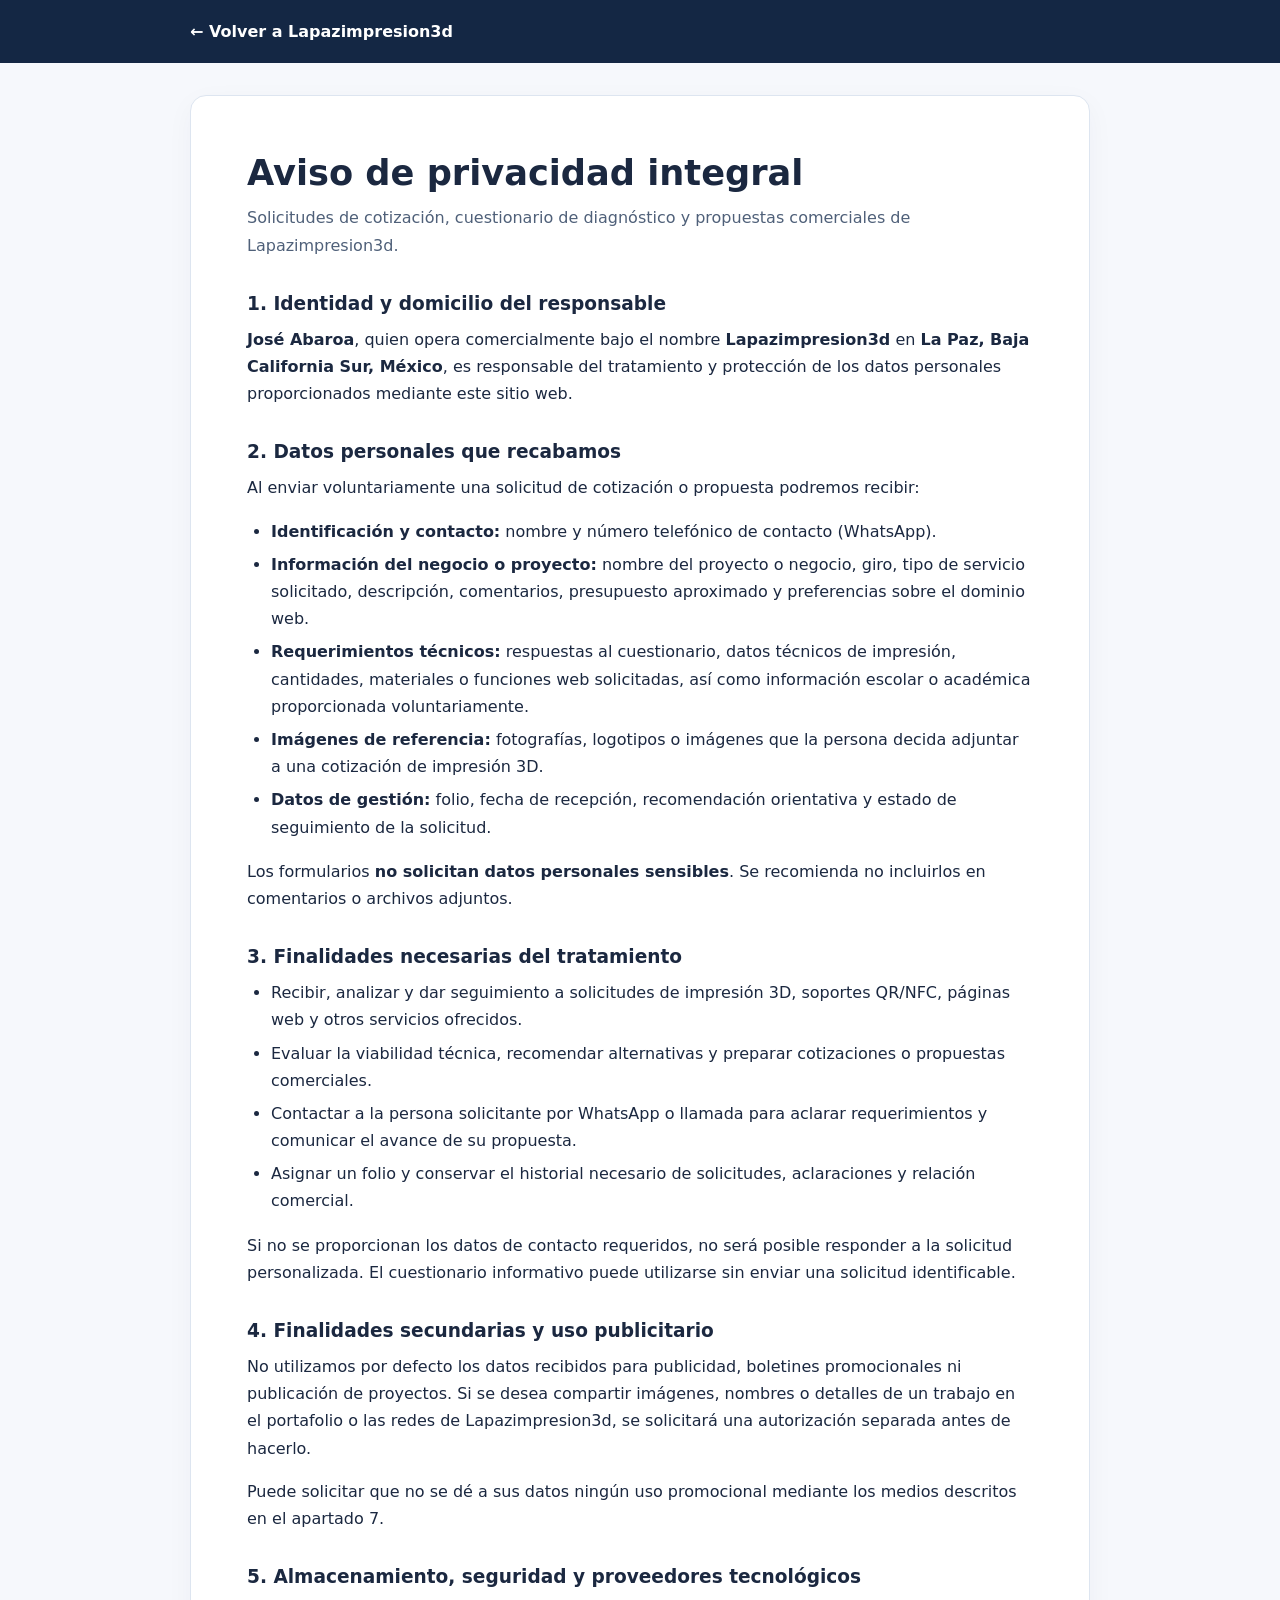
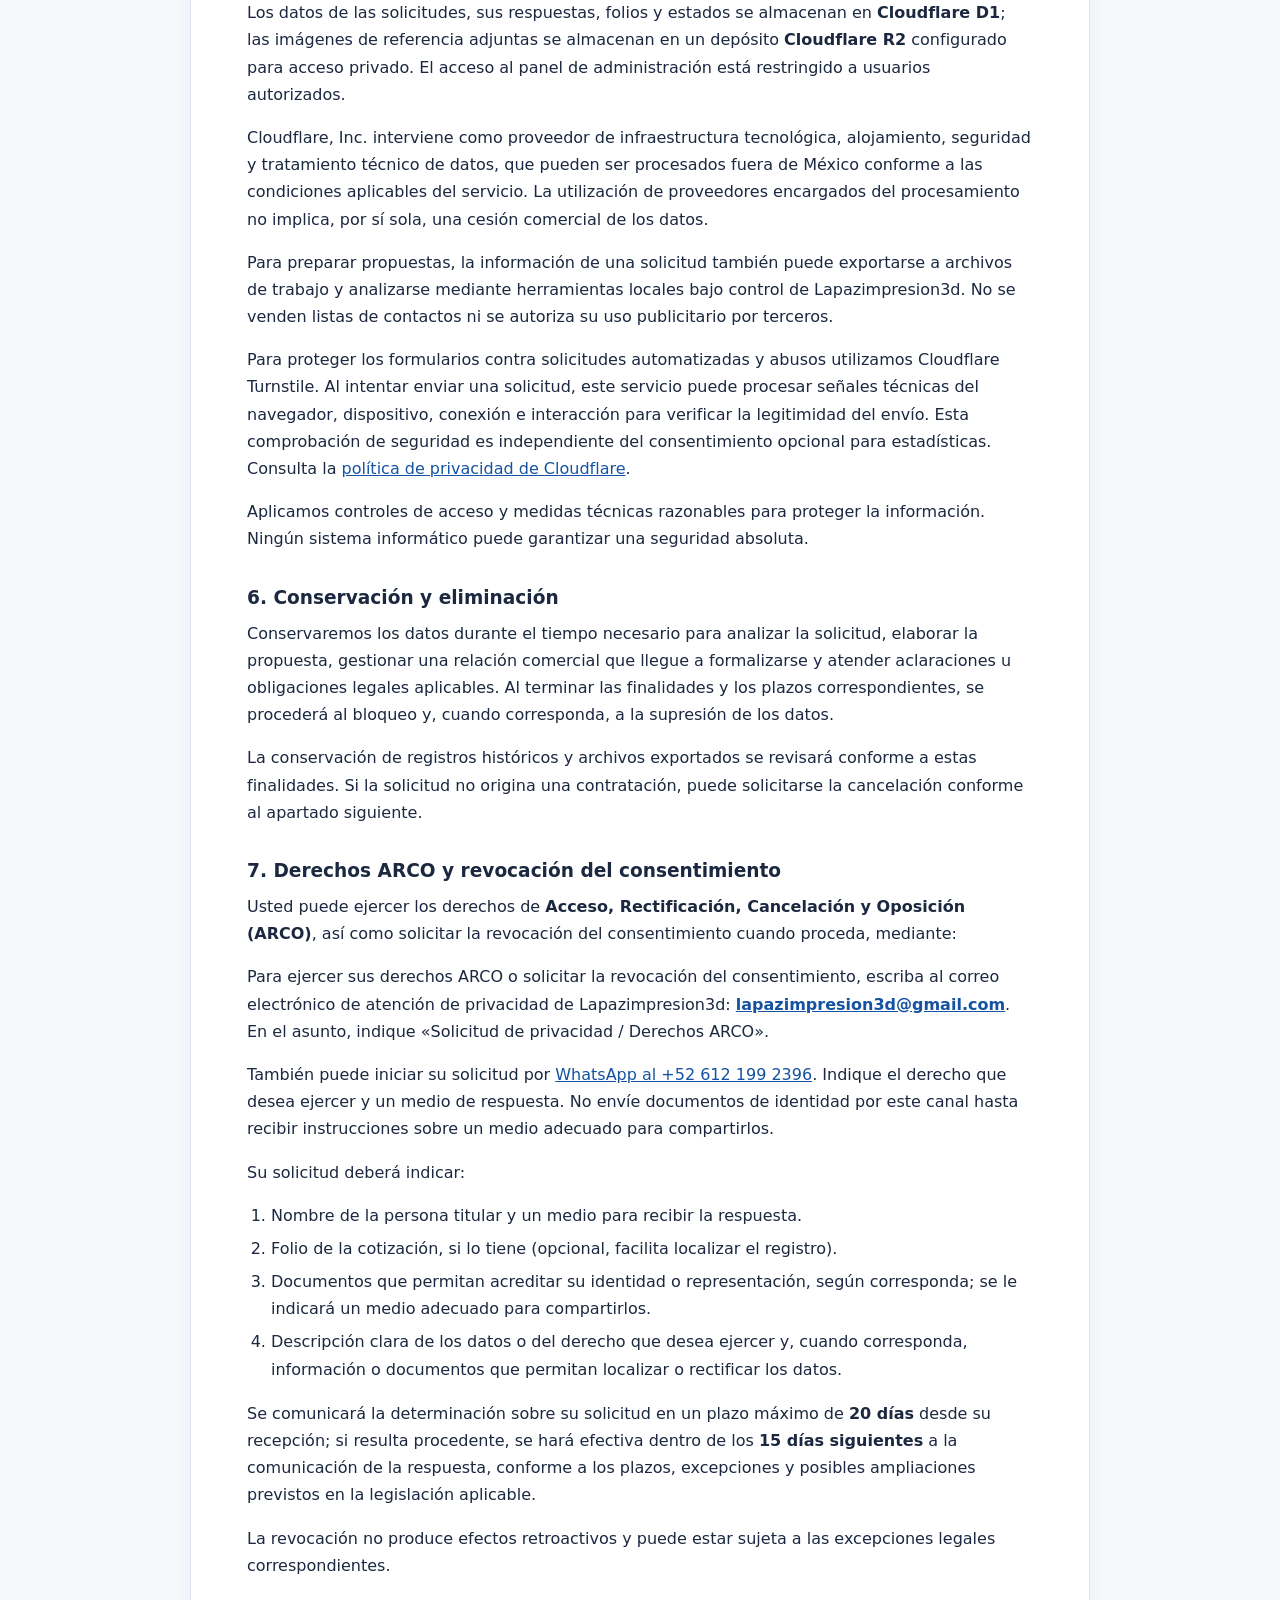
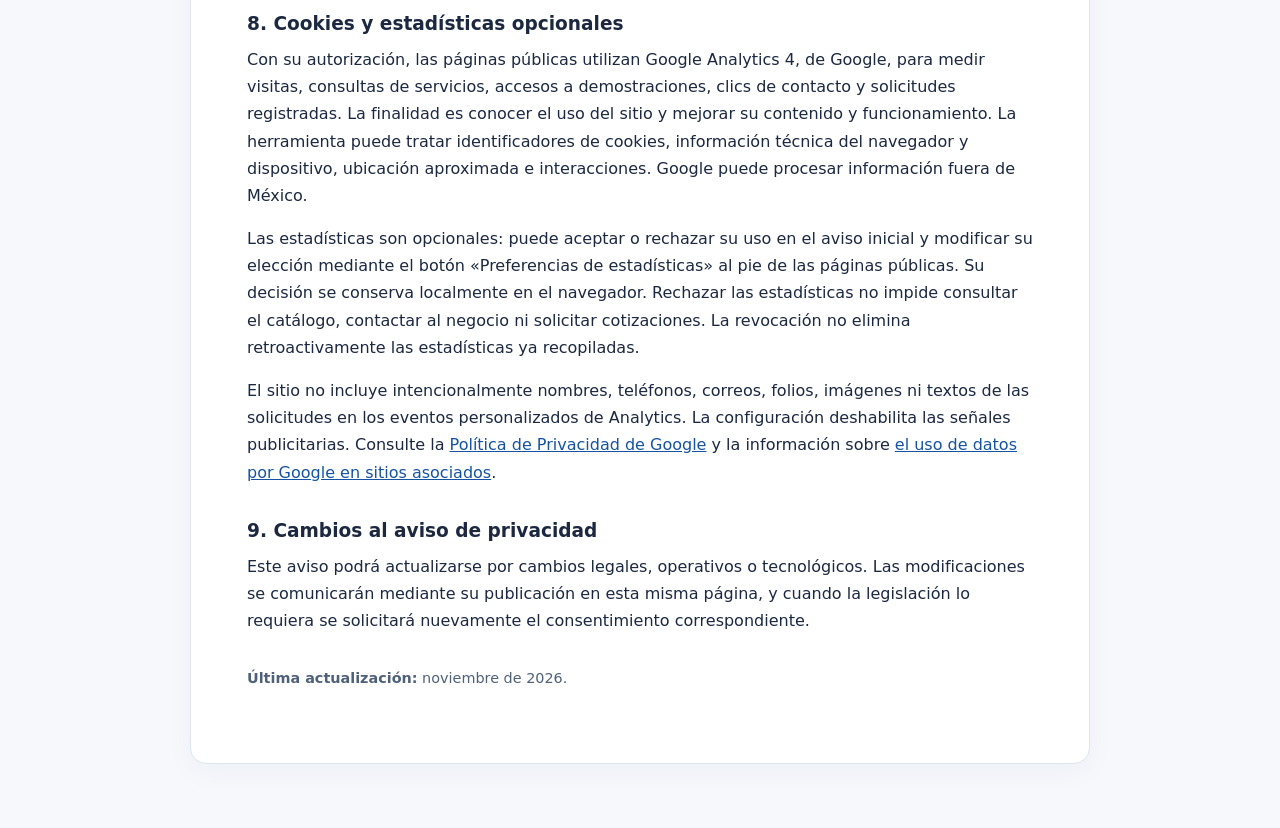
<file: public/aviso-privacidad.html>
<!doctype html>
<html lang="es">
<head>
<meta charset="utf-8">
<meta name="viewport" content="width=device-width, initial-scale=1">
<meta name="description" content="Aviso de privacidad integral de Lapazimpresion3d para solicitudes de cotización y propuestas comerciales.">
<title>Aviso de privacidad integral · Lapazimpresion3d</title>
<style>
:root{color-scheme:light;--ink:#1b2840;--muted:#4f6079;--line:#dde5f0;--accent:#1553a2;--bg:#f6f8fc}
*{box-sizing:border-box}html{scroll-behavior:smooth}body{margin:0;background:var(--bg);color:var(--ink);font:16px/1.7 system-ui,-apple-system,"Segoe UI",sans-serif}
a{color:var(--accent)}a:focus-visible{outline:3px solid #4a92e0;outline-offset:3px}
header{background:#142744;color:white;padding:18px max(20px,calc((100vw - 900px)/2))}header a{color:white;text-decoration:none;font-weight:700}
main{width:min(900px,calc(100% - 32px));margin:32px auto 64px;background:white;border:1px solid var(--line);border-radius:16px;padding:clamp(22px,5vw,56px);box-shadow:0 8px 28px rgba(24,40,68,.04)}
h1{font-size:clamp(1.65rem,4vw,2.2rem);line-height:1.2;margin:0 0 10px}h2{font-size:1.16rem;line-height:1.35;margin:32px 0 10px}p{margin:10px 0 16px}ul,ol{padding-left:1.5rem;margin:10px 0 17px}li{margin:6px 0}strong{font-weight:750}
.lead{color:var(--muted);margin-bottom:24px}.highlight{padding:12px 16px;background:#eef4fc;border-left:3px solid var(--accent);border-radius:6px}.date{color:var(--muted);font-size:.9rem;margin-top:32px}
@media(max-width:560px){main{margin:16px auto 32px;border-radius:12px;padding:22px 18px}h2{margin-top:28px}body{font-size:15.5px;line-height:1.65}}
</style>

<link rel="canonical" href="https://lapazimpresion3d.com/aviso-privacidad.html">
</head>
<body>
<header><a href="/" aria-label="Volver a Lapazimpresion3d">← Volver a Lapazimpresion3d</a></header>
<main>
<h1>Aviso de privacidad integral</h1>
<p class="lead">Solicitudes de cotización, cuestionario de diagnóstico y propuestas comerciales de Lapazimpresion3d.</p>
<section aria-labelledby="responsable"><h2 id="responsable">1. Identidad y domicilio del responsable</h2>
<p><strong>José Abaroa</strong>, quien opera comercialmente bajo el nombre <strong>Lapazimpresion3d</strong> en <strong>La Paz, Baja California Sur, México</strong>, es responsable del tratamiento y protección de los datos personales proporcionados mediante este sitio web.</p></section>
<section aria-labelledby="datos"><h2 id="datos">2. Datos personales que recabamos</h2>
<p>Al enviar voluntariamente una solicitud de cotización o propuesta podremos recibir:</p>
<ul>
<li><strong>Identificación y contacto:</strong> nombre y número telefónico de contacto (WhatsApp).</li>
<li><strong>Información del negocio o proyecto:</strong> nombre del proyecto o negocio, giro, tipo de servicio solicitado, descripción, comentarios, presupuesto aproximado y preferencias sobre el dominio web.</li>
<li><strong>Requerimientos técnicos:</strong> respuestas al cuestionario, datos técnicos de impresión, cantidades, materiales o funciones web solicitadas, así como información escolar o académica proporcionada voluntariamente.</li>
<li><strong>Imágenes de referencia:</strong> fotografías, logotipos o imágenes que la persona decida adjuntar a una cotización de impresión 3D.</li>
<li><strong>Datos de gestión:</strong> folio, fecha de recepción, recomendación orientativa y estado de seguimiento de la solicitud.</li>
</ul>
<p>Los formularios <strong>no solicitan datos personales sensibles</strong>. Se recomienda no incluirlos en comentarios o archivos adjuntos.</p></section>
<section aria-labelledby="finalidades"><h2 id="finalidades">3. Finalidades necesarias del tratamiento</h2>
<ul>
<li>Recibir, analizar y dar seguimiento a solicitudes de impresión 3D, soportes QR/NFC, páginas web y otros servicios ofrecidos.</li>
<li>Evaluar la viabilidad técnica, recomendar alternativas y preparar cotizaciones o propuestas comerciales.</li>
<li>Contactar a la persona solicitante por WhatsApp o llamada para aclarar requerimientos y comunicar el avance de su propuesta.</li>
<li>Asignar un folio y conservar el historial necesario de solicitudes, aclaraciones y relación comercial.</li>
</ul>
<p>Si no se proporcionan los datos de contacto requeridos, no será posible responder a la solicitud personalizada. El cuestionario informativo puede utilizarse sin enviar una solicitud identificable.</p></section>
<section aria-labelledby="secundarias"><h2 id="secundarias">4. Finalidades secundarias y uso publicitario</h2>
<p>No utilizamos por defecto los datos recibidos para publicidad, boletines promocionales ni publicación de proyectos. Si se desea compartir imágenes, nombres o detalles de un trabajo en el portafolio o las redes de Lapazimpresion3d, se solicitará una autorización separada antes de hacerlo.</p>
<p>Puede solicitar que no se dé a sus datos ningún uso promocional mediante los medios descritos en el apartado 7.</p></section>
<section aria-labelledby="almacenamiento"><h2 id="almacenamiento">5. Almacenamiento, seguridad y proveedores tecnológicos</h2>
<p>Los datos de las solicitudes, sus respuestas, folios y estados se almacenan en <strong>Cloudflare D1</strong>; las imágenes de referencia adjuntas se almacenan en un depósito <strong>Cloudflare R2</strong> configurado para acceso privado. El acceso al panel de administración está restringido a usuarios autorizados.</p>
<p>Cloudflare, Inc. interviene como proveedor de infraestructura tecnológica, alojamiento, seguridad y tratamiento técnico de datos, que pueden ser procesados fuera de México conforme a las condiciones aplicables del servicio. La utilización de proveedores encargados del procesamiento no implica, por sí sola, una cesión comercial de los datos.</p>
<p>Para preparar propuestas, la información de una solicitud también puede exportarse a archivos de trabajo y analizarse mediante herramientas locales bajo control de Lapazimpresion3d. No se venden listas de contactos ni se autoriza su uso publicitario por terceros.</p>
<p>Para proteger los formularios contra solicitudes automatizadas y abusos utilizamos Cloudflare Turnstile. Al intentar enviar una solicitud, este servicio puede procesar señales técnicas del navegador, dispositivo, conexión e interacción para verificar la legitimidad del envío. Esta comprobación de seguridad es independiente del consentimiento opcional para estadísticas. Consulta la <a href="https://www.cloudflare.com/privacypolicy/">política de privacidad de Cloudflare</a>.</p>
<p>Aplicamos controles de acceso y medidas técnicas razonables para proteger la información. Ningún sistema informático puede garantizar una seguridad absoluta.</p></section>
<section aria-labelledby="conservacion"><h2 id="conservacion">6. Conservación y eliminación</h2>
<p>Conservaremos los datos durante el tiempo necesario para analizar la solicitud, elaborar la propuesta, gestionar una relación comercial que llegue a formalizarse y atender aclaraciones u obligaciones legales aplicables. Al terminar las finalidades y los plazos correspondientes, se procederá al bloqueo y, cuando corresponda, a la supresión de los datos.</p>
<p>La conservación de registros históricos y archivos exportados se revisará conforme a estas finalidades. Si la solicitud no origina una contratación, puede solicitarse la cancelación conforme al apartado siguiente.</p></section>
<section aria-labelledby="arco"><h2 id="arco">7. Derechos ARCO y revocación del consentimiento</h2>
<p>Usted puede ejercer los derechos de <strong>Acceso, Rectificación, Cancelación y Oposición (ARCO)</strong>, así como solicitar la revocación del consentimiento cuando proceda, mediante:</p>
<p>Para ejercer sus derechos ARCO o solicitar la revocación del consentimiento, escriba al correo electrónico de atención de privacidad de Lapazimpresion3d: <strong><a href="mailto:lapazimpresion3d@gmail.com?subject=Solicitud%20de%20privacidad%20-%20Derechos%20ARCO">lapazimpresion3d@gmail.com</a></strong>. En el asunto, indique «Solicitud de privacidad / Derechos ARCO».</p>
<p>También puede iniciar su solicitud por <a href="https://wa.me/526121992396?text=Solicitud%20de%20privacidad%20%2F%20Derechos%20ARCO" target="_blank" rel="noopener noreferrer">WhatsApp al +52 612 199 2396</a>. Indique el derecho que desea ejercer y un medio de respuesta. No envíe documentos de identidad por este canal hasta recibir instrucciones sobre un medio adecuado para compartirlos.</p>
<p>Su solicitud deberá indicar:</p>
<ol><li>Nombre de la persona titular y un medio para recibir la respuesta.</li><li>Folio de la cotización, si lo tiene (opcional, facilita localizar el registro).</li><li>Documentos que permitan acreditar su identidad o representación, según corresponda; se le indicará un medio adecuado para compartirlos.</li><li>Descripción clara de los datos o del derecho que desea ejercer y, cuando corresponda, información o documentos que permitan localizar o rectificar los datos.</li></ol>
<p>Se comunicará la determinación sobre su solicitud en un plazo máximo de <strong>20 días</strong> desde su recepción; si resulta procedente, se hará efectiva dentro de los <strong>15 días siguientes</strong> a la comunicación de la respuesta, conforme a los plazos, excepciones y posibles ampliaciones previstos en la legislación aplicable.</p>
<p>La revocación no produce efectos retroactivos y puede estar sujeta a las excepciones legales correspondientes.</p></section>
<section aria-labelledby="estadisticas"><h2 id="estadisticas">8. Cookies y estadísticas opcionales</h2>
<p>Con su autorización, las páginas públicas utilizan Google Analytics 4, de Google, para medir visitas, consultas de servicios, accesos a demostraciones, clics de contacto y solicitudes registradas. La finalidad es conocer el uso del sitio y mejorar su contenido y funcionamiento. La herramienta puede tratar identificadores de cookies, información técnica del navegador y dispositivo, ubicación aproximada e interacciones. Google puede procesar información fuera de México.</p>
<p>Las estadísticas son opcionales: puede aceptar o rechazar su uso en el aviso inicial y modificar su elección mediante el botón «Preferencias de estadísticas» al pie de las páginas públicas. Su decisión se conserva localmente en el navegador. Rechazar las estadísticas no impide consultar el catálogo, contactar al negocio ni solicitar cotizaciones. La revocación no elimina retroactivamente las estadísticas ya recopiladas.</p>
<p>El sitio no incluye intencionalmente nombres, teléfonos, correos, folios, imágenes ni textos de las solicitudes en los eventos personalizados de Analytics. La configuración deshabilita las señales publicitarias. Consulte la <a href="https://policies.google.com/privacy?hl=es">Política de Privacidad de Google</a> y la información sobre <a href="https://policies.google.com/technologies/partner-sites?hl=es">el uso de datos por Google en sitios asociados</a>.</p>
</section>
<section aria-labelledby="cambios"><h2 id="cambios">9. Cambios al aviso de privacidad</h2>
<p>Este aviso podrá actualizarse por cambios legales, operativos o tecnológicos. Las modificaciones se comunicarán mediante su publicación en esta misma página, y cuando la legislación lo requiera se solicitará nuevamente el consentimiento correspondiente.</p></section>
<p class="date"><strong>Última actualización:</strong> noviembre de 2026.</p>
</main>
</body></html>
</file>
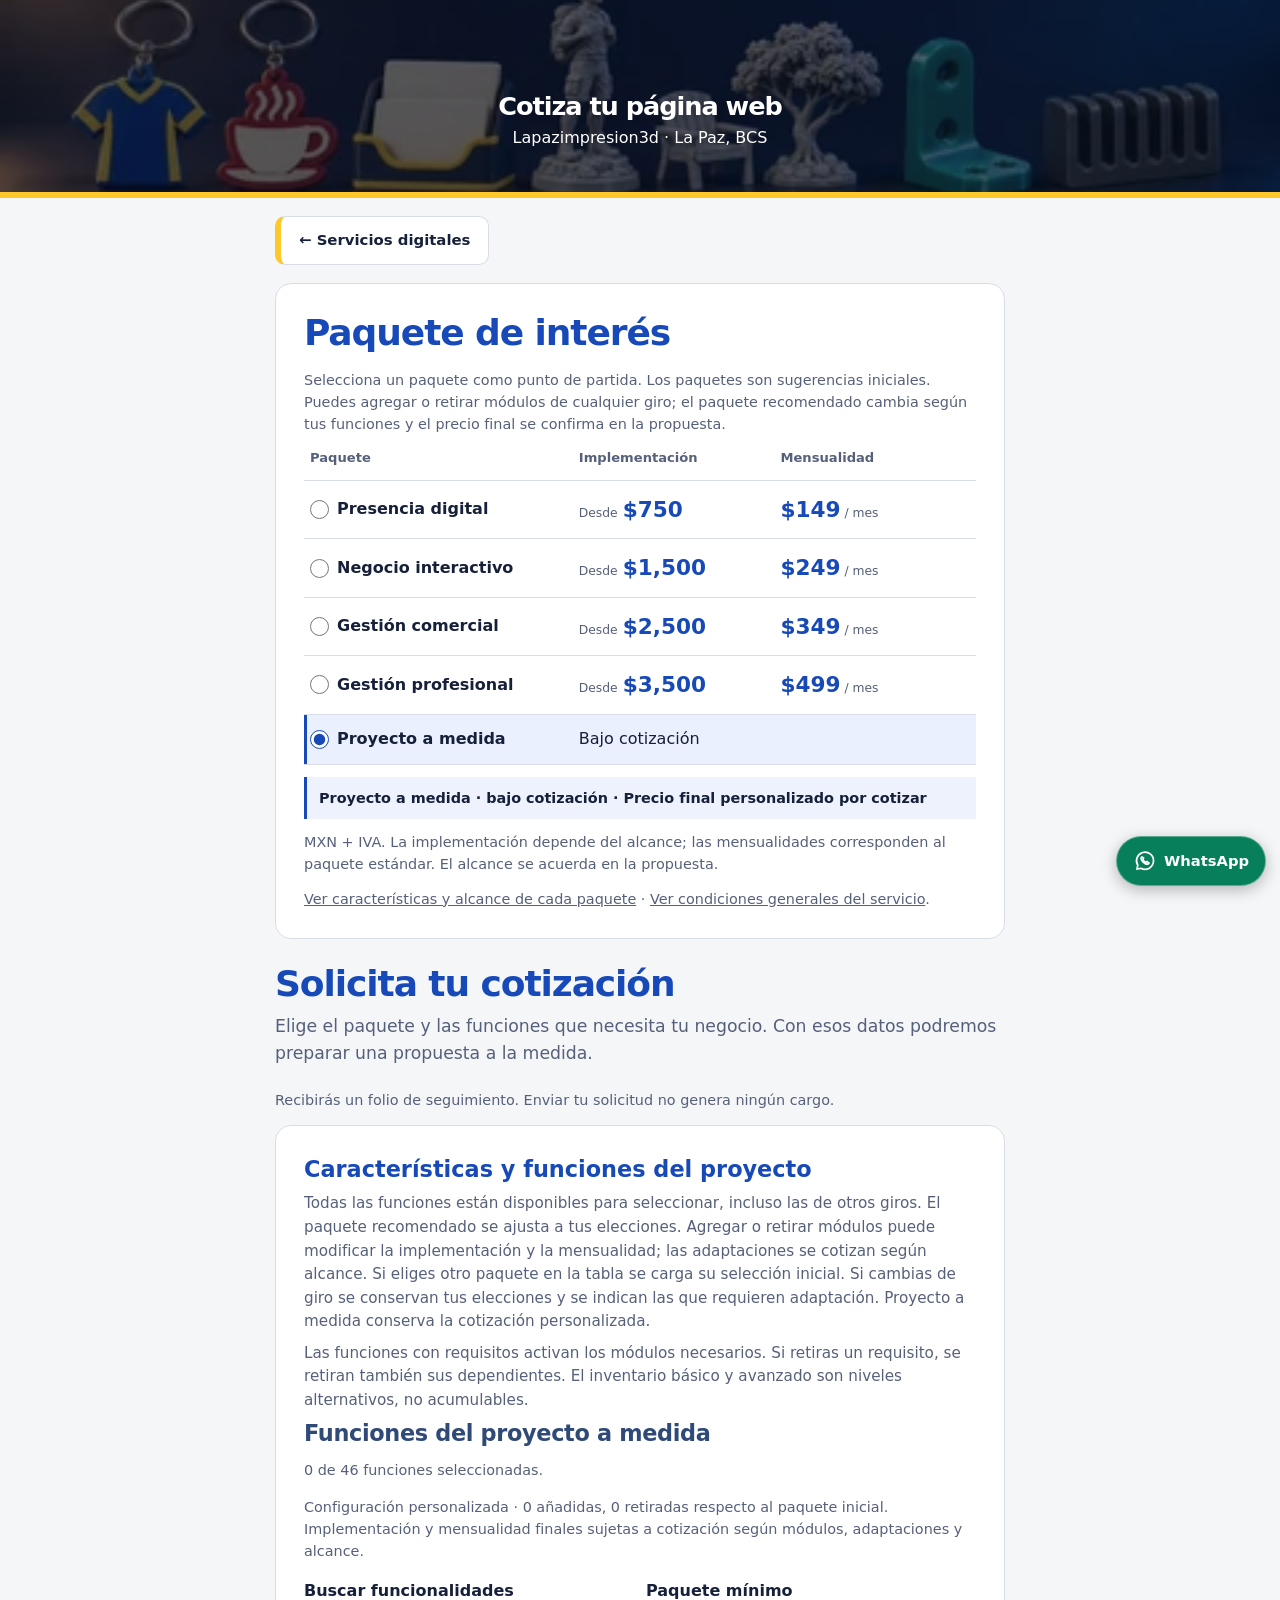
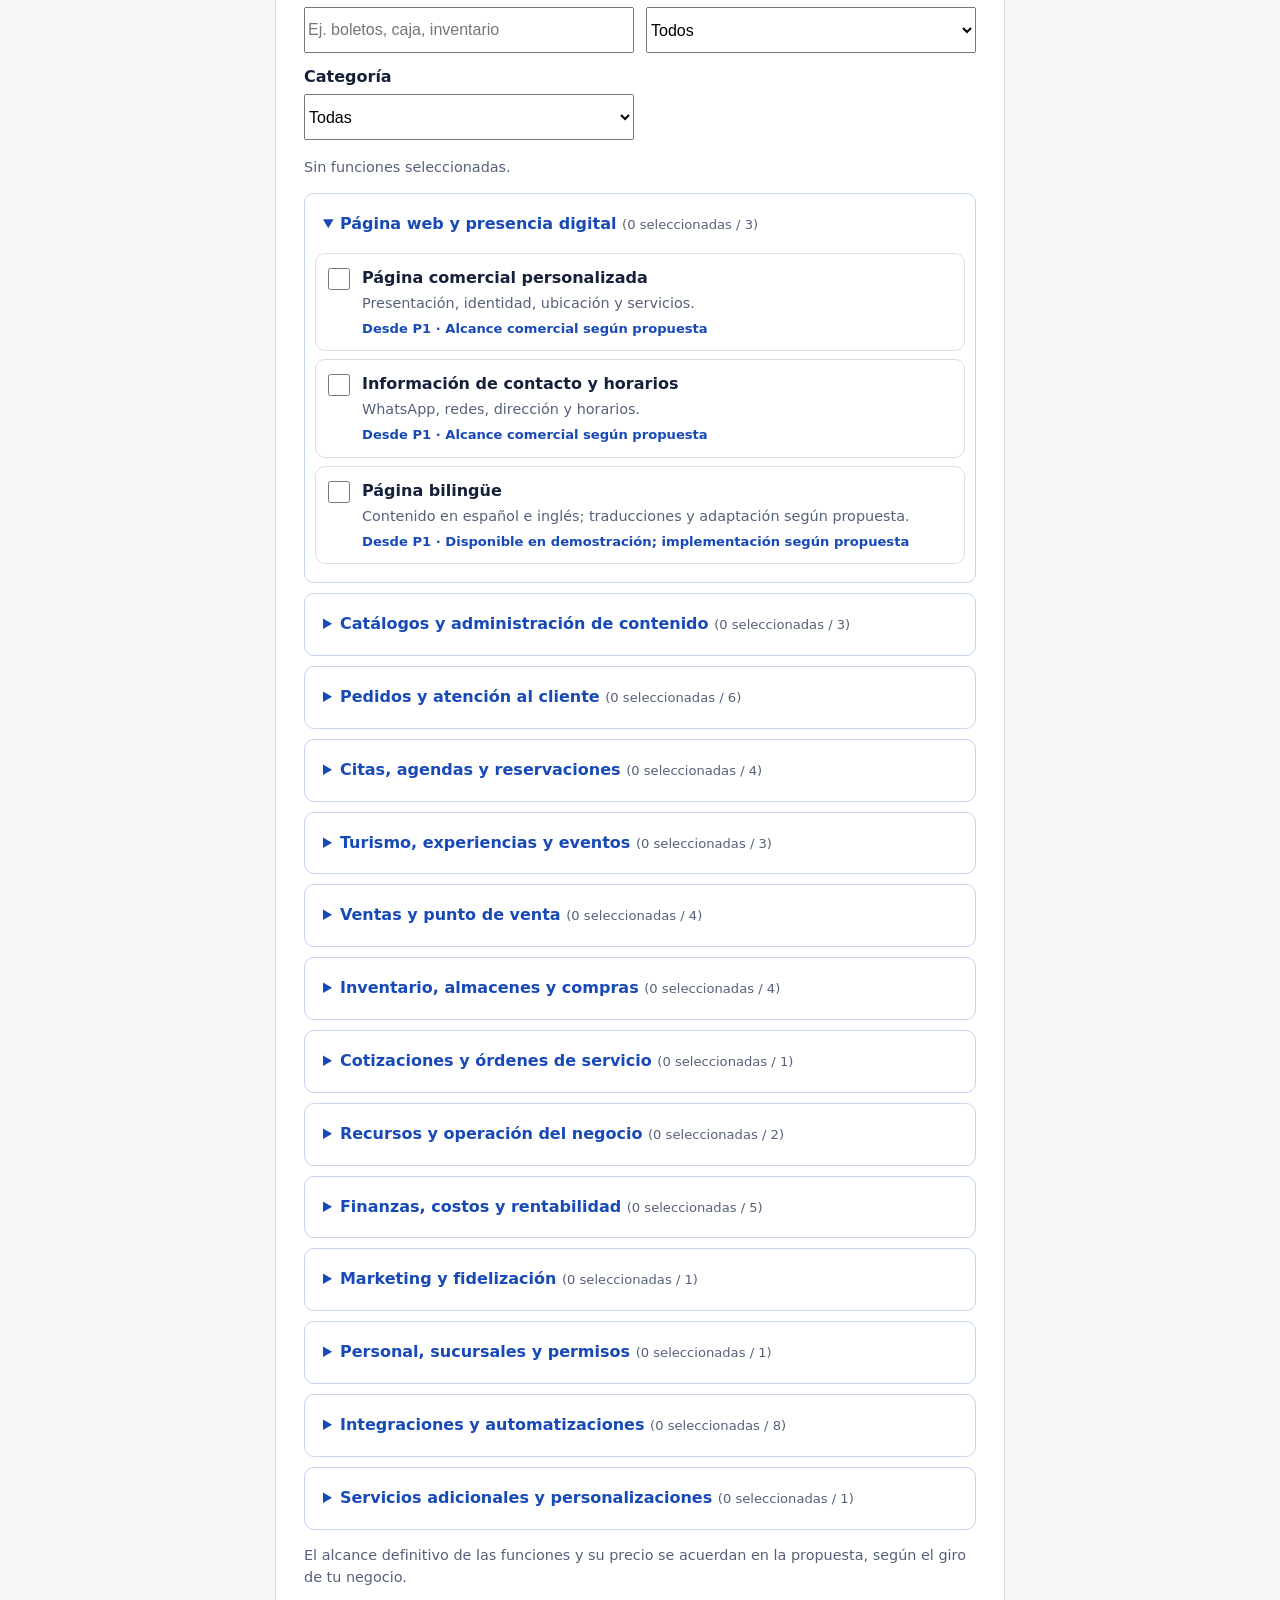
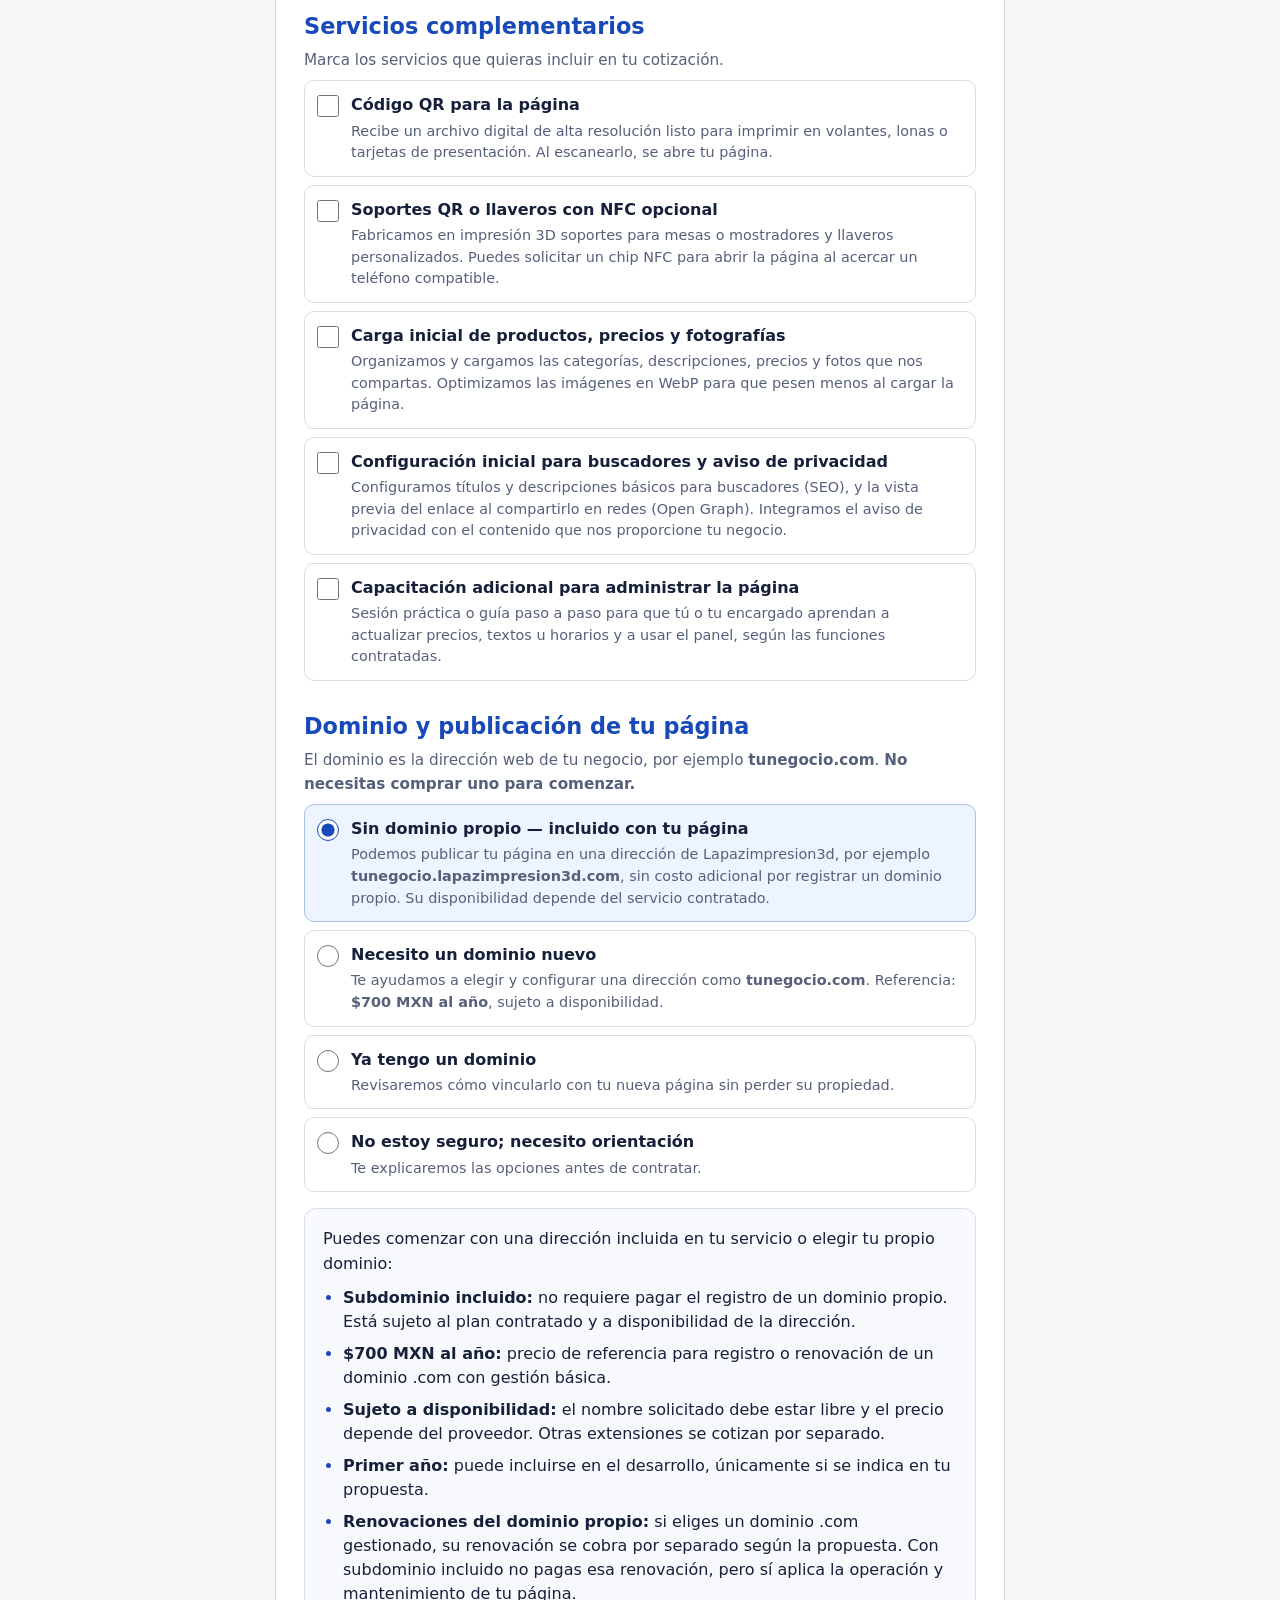
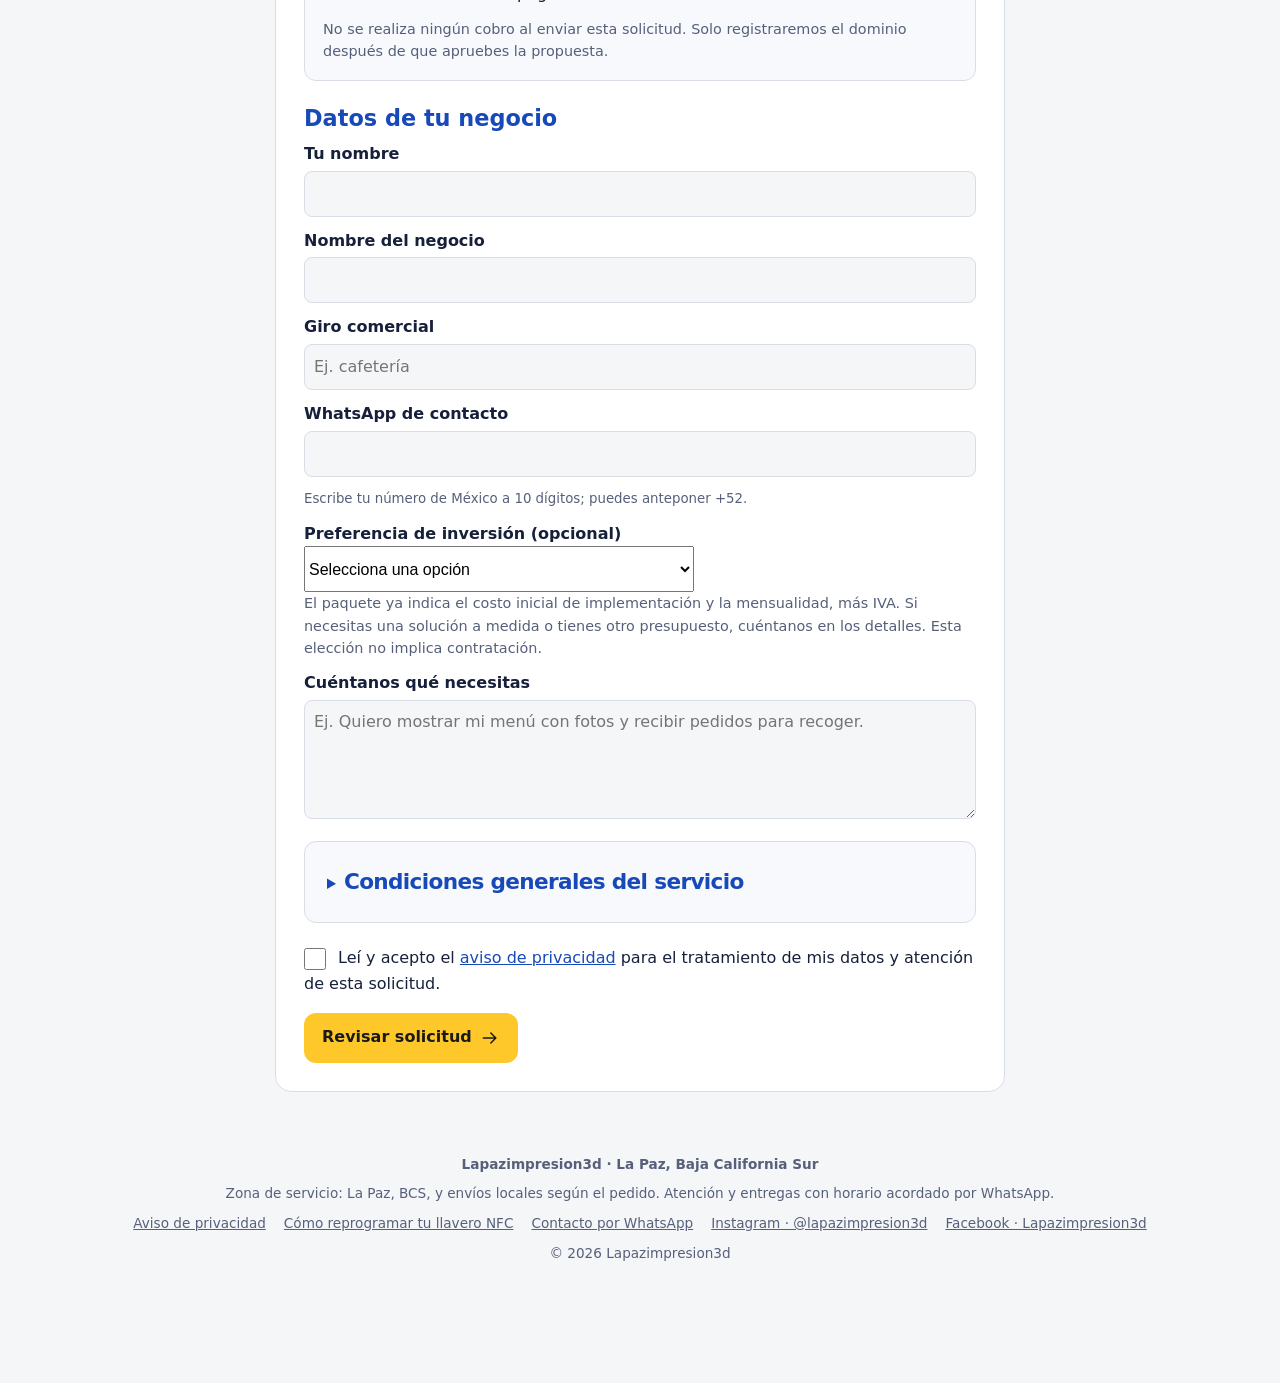
<file: public/cotizacion-web.html>
<!DOCTYPE html>
<html lang="es">
<head>
  <meta charset="utf-8">
  <meta name="viewport" content="width=device-width, initial-scale=1">
  <title>Cotiza tu página web · Lapazimpresion3d</title>
  <meta name="description" content="Cuéntanos qué página web necesita tu negocio y prepara tu solicitud de cotización con Lapazimpresion3d.">
  <link rel="icon" href="favicon.ico" type="image/x-icon">
  <link rel="stylesheet" href="css/cabecera-fotografica.css">
  <link rel="stylesheet" href="css/inicio.css?v=20261127-3">
  <link rel="stylesheet" href="css/cotizacion-web.css?v=20261128-catalogo2">
  <link rel="stylesheet" href="css/soluciones-digitales.css?v=18">
  <script src="js/orientacion-web.js?v=10" defer></script>
  <script src="js/demos-config.js?v=7" defer></script>
  <script src="js/turnstile.js?v=1" defer></script>
  <script src="js/cotizacion-web.js?v=20261128-catalogo5" defer></script>
<link rel="stylesheet" href="css/catalogo-colapsable.css?v=16">
<link rel="canonical" href="https://lapazimpresion3d.com/cotizacion-web.html">
<link rel="stylesheet" href="css/analytics-publico.css?v=1">
<script src="js/medicion.js?v=1" defer></script>
<script src="js/analytics-publico.js?v=1" defer></script>
</head>
<body class="pagina-cotizacion">
  <header class="cabecera cabecera-fotografica cabecera-cotizacion">
    <picture>
      <source media="(min-width: 768px)"
              srcset="images/portada-impresion-3d-pc-768.webp 768w, images/portada-impresion-3d-pc-1200.webp 1200w, images/portada-impresion-3d-pc.webp 2160w" sizes="100vw">
      <img class="cabecera-fondo" src="images/portada-impresion-3d.webp"
             srcset="images/portada-impresion-3d-480.webp 480w, images/portada-impresion-3d-768.webp 768w, images/portada-impresion-3d-1200.webp 1200w, images/portada-impresion-3d.webp 2160w"
             sizes="100vw" width="2160" height="720" alt="" fetchpriority="high">
    </picture>
    <div>
      <h1 id="titulo-cotizacion">Cotiza tu página web</h1>
      <p><a href="index.html">Lapazimpresion3d · La Paz, BCS</a></p>
    </div>
  </header>

  <main class="envoltura envoltura-cotizacion">
    <a class="regreso" href="index.html#paginas-web">← Servicios digitales</a>
  <section id="cotizacion-web" aria-labelledby="titulo-cotizacion">
    <section id="precios-paquetes" class="caja comparativa-cotizacion" aria-labelledby="titulo-precios-paquetes">
      <h2 id="titulo-precios-paquetes" tabindex="-1">Paquete de interés</h2>
      <p id="ayuda-seleccion-paquete" class="nota">Selecciona un paquete como punto de partida. Los paquetes son sugerencias iniciales. Puedes agregar o retirar módulos de cualquier giro; el paquete recomendado cambia según tus funciones y el precio final se confirma en la propuesta.</p>
      <table class="tabla-precios-cotizacion">
        <thead><tr><th scope="col">Paquete</th><th scope="col">Implementación</th><th scope="col">Mensualidad</th></tr></thead>
        <tbody>
          <tr data-opcion-paquete><th scope="row"><label class="selector-paquete"><input type="radio" name="paquete" form="form-web" value="presencia-digital" required aria-describedby="precio-presencia-digital mensual-presencia-digital"><span>Presencia digital</span></label></th><td id="precio-presencia-digital" data-etiqueta="Implementación"><span class="precio-desde">Desde</span> <strong>$750</strong></td><td id="mensual-presencia-digital" data-etiqueta="Mensualidad"><strong>$149</strong><span class="precio-periodo"> / mes</span></td></tr>
          <tr data-opcion-paquete><th scope="row"><label class="selector-paquete"><input type="radio" name="paquete" form="form-web" value="negocio-interactivo" required aria-describedby="precio-negocio-interactivo mensual-negocio-interactivo"><span>Negocio interactivo</span></label></th><td id="precio-negocio-interactivo" data-etiqueta="Implementación"><span class="precio-desde">Desde</span> <strong>$1,500</strong></td><td id="mensual-negocio-interactivo" data-etiqueta="Mensualidad"><strong>$249</strong><span class="precio-periodo"> / mes</span></td></tr>
          
          
          <tr data-opcion-paquete><th scope="row"><label class="selector-paquete"><input type="radio" name="paquete" form="form-web" value="gestion-comercial" required aria-describedby="precio-gestion-comercial mensual-gestion-comercial"><span>Gestión comercial</span></label></th><td id="precio-gestion-comercial" data-etiqueta="Implementación"><span class="precio-desde">Desde</span> <strong>$2,500</strong></td><td id="mensual-gestion-comercial" data-etiqueta="Mensualidad"><strong>$349</strong><span class="precio-periodo"> / mes</span></td></tr>
          <tr data-opcion-paquete><th scope="row"><label class="selector-paquete"><input type="radio" name="paquete" form="form-web" value="gestion-profesional" required aria-describedby="precio-gestion-profesional mensual-gestion-profesional"><span>Gestión profesional</span></label></th><td id="precio-gestion-profesional" data-etiqueta="Implementación"><span class="precio-desde">Desde</span> <strong>$3,500</strong></td><td id="mensual-gestion-profesional" data-etiqueta="Mensualidad"><strong>$499</strong><span class="precio-periodo"> / mes</span></td></tr>
          <tr data-opcion-paquete><th scope="row"><label class="selector-paquete"><input type="radio" name="paquete" form="form-web" value="a-medida" required checked><span>Proyecto a medida</span></label></th><td colspan="2">Bajo cotización</td></tr>
        </tbody>
      </table>
      <p id="estado-paquete-web" class="estado-paquete-web" role="status" aria-live="polite"></p>
      <p class="nota">MXN + IVA. La implementación depende del alcance; las mensualidades corresponden al paquete estándar. El alcance se acuerda en la propuesta.</p>
      <p class="nota"><a href="paquetes-web.html#fichas-paquetes">Ver características y alcance de cada paquete</a> · <a href="#condiciones-paquetes">Ver condiciones generales del servicio</a>.</p>
    </section>
    <h2 class="titulo-formulario-cotizacion">Solicita tu cotización</h2>
    <p class="introduccion">Elige el paquete y las funciones que necesita tu negocio. Con esos datos podremos preparar una propuesta a la medida.</p>
    <p class="nota aviso-cotizacion-breve">Recibirás un folio de seguimiento. Enviar tu solicitud no genera ningún cargo.</p>
    <form id="form-web" class="caja web" hidden>
        <div id="resumen-paquete-web" class="resumen-paquete-web" hidden aria-live="polite">
          <h3 id="nombre-paquete-web"></h3><p id="precio-paquete-web"></p><p id="alcance-paquete-web"></p>
          <a id="ficha-paquete-web" href="paquetes-web.html">Ver ficha del paquete</a>
        </div>
      <fieldset id="funciones-web" hidden>
        <legend id="leyenda-funciones-web">Características y funciones del proyecto</legend>
        <p id="orientacion-paquete-web" class="ayuda-cotizacion" hidden>Todas las funciones están disponibles para seleccionar, incluso las de otros giros. El paquete recomendado se ajusta a tus elecciones. Agregar o retirar módulos puede modificar la implementación y la mensualidad; las adaptaciones se cotizan según alcance. Si eliges otro paquete en la tabla se carga su selección inicial. Si cambias de giro se conservan tus elecciones y se indican las que requieren adaptación. Proyecto a medida conserva la cotización personalizada.</p>
        <p id="ayuda-pedidos" class="ayuda-cotizacion" hidden>Las funciones con requisitos activan los módulos necesarios. Si retiras un requisito, se retiran también sus dependientes. El inventario básico y avanzado son niveles alternativos, no acumulables.</p>
        <h3 id="titulo-funciones-plan" hidden>Funciones del paquete</h3>
        <p id="conteo-funciones-plan" class="nota" hidden></p><p id="ajuste-precio-web" class="nota" role="status" aria-live="polite"></p>
        <p id="aviso-ajuste-paquete" class="aviso-ajuste-paquete" role="status" aria-live="polite" hidden></p>
        <div class="filtros-funciones"><label>Buscar funcionalidades<input id="buscar-funciones" type="search" placeholder="Ej. boletos, caja, inventario"></label><label>Paquete mínimo<select id="filtrar-nivel"><option value="">Todos</option><option value="1">P1</option><option value="2">P2</option><option value="3">P3</option><option value="4">P4</option><option value="extra">Sujeto a cotización</option></select></label><label>Categoría<select id="filtrar-categoria"><option value="">Todas</option><option value="0">Página web y presencia digital</option><option value="1">Catálogos y administración de contenido</option><option value="2">Pedidos y atención al cliente</option><option value="3">Citas, agendas y reservaciones</option><option value="4">Turismo, experiencias y eventos</option><option value="5">Ventas y punto de venta</option><option value="6">Inventario, almacenes y compras</option><option value="7">Cotizaciones y órdenes de servicio</option><option value="8">Recursos y operación del negocio</option><option value="9">Finanzas, costos y rentabilidad</option><option value="10">Marketing y fidelización</option><option value="11">Personal, sucursales y permisos</option><option value="12">Integraciones y automatizaciones</option><option value="13">Servicios adicionales y personalizaciones</option></select></label></div><p id="resumen-funciones-elegidas" class="nota" aria-live="polite"></p><div id="enlaces-demo-cotizacion" class="acciones" hidden><a id="demo-cotizacion-publica" class="accion secundaria" rel="noopener noreferrer">Explorar página web</a><a id="demo-cotizacion-panel" class="accion secundaria" rel="noopener noreferrer">Explorar panel administrativo</a></div><div id="funciones-plan"><details class="grupo-funciones" data-categoria="0" open><summary>Página web y presencia digital <span class="grupo-conteo"></span></summary><div><label class="opcion" data-funcion><input type="checkbox" name="funciones" value="Página comercial personalizada"><span>Página comercial personalizada<small>Presentación, identidad, ubicación y servicios.</small><small class="nivel-funcion" hidden></small></span></label>
<label class="opcion" data-funcion><input type="checkbox" name="funciones" value="Información de contacto y horarios"><span>Información de contacto y horarios<small>WhatsApp, redes, dirección y horarios.</small><small class="nivel-funcion" hidden></small></span></label>
<label class="opcion" data-funcion><input type="checkbox" name="funciones" value="Página bilingüe"><span>Página bilingüe<small>Contenido en español e inglés; traducciones y adaptación según propuesta.</small><small class="nivel-funcion" hidden></small></span></label></div></details>
<details class="grupo-funciones" data-categoria="1"><summary>Catálogos y administración de contenido <span class="grupo-conteo"></span></summary><div><label class="opcion" data-funcion><input type="checkbox" name="funciones" value="Menú digital"><span>Menú digital<small>Platillos, bebidas, categorías y precios; se puede combinar con un catálogo de otros servicios.</small><small class="nivel-funcion" hidden></small></span></label>
<label class="opcion" data-funcion><input type="checkbox" name="funciones" value="Catálogo de productos y servicios"><span>Catálogo de productos y servicios<small>Productos, servicios o experiencias: fotos, categorías, precios y disponibilidad. En turismo incluye itinerarios, tarifas por edad o temporada, modalidad, requisitos y políticas.</small><small class="nivel-funcion" hidden></small></span></label>
<label class="opcion" data-funcion><input type="checkbox" name="funciones" value="Panel privado de administración"><span>Panel privado de administración<small>Edición del contenido habilitado; en P1 editor de contenido, no operación avanzada. Autenticación y persistencia real según propuesta.</small><small class="nivel-funcion" hidden></small></span></label></div></details>
<details class="grupo-funciones" data-categoria="2"><summary>Pedidos y atención al cliente <span class="grupo-conteo"></span></summary><div><label class="opcion" data-funcion><input type="checkbox" name="funciones" value="Pedidos por WhatsApp"><span>Pedidos por WhatsApp<small>Abre un chat con la solicitud del cliente; no implica WhatsApp Business API.</small><small class="nivel-funcion" hidden></small></span></label>
<label class="opcion" data-funcion><input type="checkbox" name="funciones" value="Carrito y pedidos desde la página" id="pedidos-web"><span>Carrito y pedidos desde la página<small>Selección de artículos, cantidades y pedidos registrados.</small><small class="nivel-funcion" hidden></small></span></label>
<label class="opcion" data-funcion><input type="checkbox" name="funciones" value="Pedidos para recoger o a domicilio"><span>Pedidos para recoger o a domicilio<small>Modalidad de entrega, dirección y costo de envío; requiere carrito.</small><small class="nivel-funcion" hidden></small></span></label>
<label class="opcion" data-funcion><input type="checkbox" name="funciones" value="Pedidos desde las mesas"><span>Pedidos desde las mesas<small>Pedidos asociados a una mesa mediante QR; requiere carrito.</small><small class="nivel-funcion" hidden></small></span></label>
<label class="opcion" data-funcion><input type="checkbox" name="funciones" value="Seguimiento de pedidos"><span>Seguimiento de pedidos<small>Consulta de estados de preparación y entrega; requiere carrito.</small><small class="nivel-funcion" hidden></small></span></label>
<label class="opcion" data-funcion><input type="checkbox" name="funciones" value="Gestión de clientes"><span>Gestión de clientes<small>Directorio e historial de operaciones compatibles; alcance según propuesta.</small><small class="nivel-funcion" hidden></small></span></label></div></details>
<details class="grupo-funciones" data-categoria="3"><summary>Citas, agendas y reservaciones <span class="grupo-conteo"></span></summary><div><label class="opcion" data-funcion><input type="checkbox" name="funciones" value="Reservaciones y agenda"><span>Reservaciones y agenda<small>Citas, mesas, actividades o tours según giro; disponibilidad, cupos, tarifas por pasajero cuando corresponda, confirmación, reprogramación y cancelación.</small><small class="nivel-funcion" hidden></small></span></label>
<label class="opcion" data-funcion><input type="checkbox" name="funciones" value="Calendario básico de actividades"><span>Calendario básico de actividades<small>Calendario de citas, reservas o salidas y enlace personal; sin sincronización automática.</small><small class="nivel-funcion" hidden></small></span></label>
<label class="opcion" data-funcion><input type="checkbox" name="funciones" value="Calendario avanzado y conflictos externos"><span>Calendario avanzado y conflictos externos<small>Ampliación del calendario: bloqueos y conflictos con eventos externos de ejemplo. No incluye sincronización real.</small><small class="nivel-funcion" hidden></small></span></label>
<label class="opcion" data-funcion><input type="checkbox" name="funciones" value="Listas de espera y control de ocupación"><span>Listas de espera y control de ocupación<small>Solicitudes en espera, ocupación y conversión a reservación confirmada; adaptable a otros giros.</small><small class="nivel-funcion" hidden></small></span></label></div></details>
<details class="grupo-funciones" data-categoria="4"><summary>Turismo, experiencias y eventos <span class="grupo-conteo"></span></summary><div><label class="opcion" data-funcion><input type="checkbox" name="funciones" value="Boletos digitales con QR"><span>Boletos digitales con QR<small>Boletos individuales o grupales y comprobantes de reserva, descarga e impresión. No incluye registro de asistencia.</small><small class="nivel-funcion" hidden></small></span></label>
<label class="opcion" data-funcion><input type="checkbox" name="funciones" value="Gestión de participantes y pasajeros"><span>Gestión de participantes y pasajeros<small>Registro de pasajeros o participantes y manifiestos básicos.</small><small class="nivel-funcion" hidden></small></span></label>
<label class="opcion" data-funcion><input type="checkbox" name="funciones" value="Control de asistencia y abordaje con QR"><span>Control de asistencia y abordaje con QR<small>Verificación de códigos y registro de presencia, acceso o abordaje. No promete escaneo mediante cámara.</small><small class="nivel-funcion" hidden></small></span></label></div></details>
<details class="grupo-funciones" data-categoria="5"><summary>Ventas y punto de venta <span class="grupo-conteo"></span></summary><div><label class="opcion" data-funcion><input type="checkbox" name="funciones" value="Registro manual de pagos"><span>Registro manual de pagos<small>Registro de efectivo, transferencias y pagos asociados a pedidos; no procesa cobros reales.</small><small class="nivel-funcion" hidden></small></span></label>
<label class="opcion" data-funcion><input type="checkbox" name="funciones" value="Punto de venta"><span>Punto de venta<small>Ventas de mostrador, productos o servicios y registro de operaciones; caja se configura como módulo propio.</small><small class="nivel-funcion" hidden></small></span></label>
<label class="opcion" data-funcion><input type="checkbox" name="funciones" value="Gestión de caja"><span>Gestión de caja<small>Apertura, fondo, ingresos, egresos, arqueo, cortes, conciliación e historial; aplicable a caja turística o comercial.</small><small class="nivel-funcion" hidden></small></span></label>
<label class="opcion" data-funcion><input type="checkbox" name="funciones" value="Tickets y comprobantes"><span>Tickets y comprobantes<small>Comprobantes internos de ventas, cancelaciones y cortes; no CFDI. Los boletos y comprobantes de reserva están en su propio módulo.</small><small class="nivel-funcion" hidden></small></span></label></div></details>
<details class="grupo-funciones" data-categoria="6"><summary>Inventario, almacenes y compras <span class="grupo-conteo"></span></summary><div><label class="opcion" data-funcion><input type="checkbox" name="funciones" value="Inventario básico"><span>Inventario básico<small>Existencias, SKU, entradas, salidas y mínimos.</small><small class="nivel-funcion" hidden></small></span></label>
<label class="opcion" data-funcion><input type="checkbox" name="funciones" value="Inventario avanzado"><span>Inventario avanzado<small>Nivel superior de inventario, sustituye al básico y añade controles según alcance; no se cobra ni selecciona ambos niveles.</small><small class="nivel-funcion" hidden></small></span></label>
<label class="opcion" data-funcion><input type="checkbox" name="funciones" value="Almacenes, traspasos y compras"><span>Almacenes, traspasos y compras<small>Almacenes, recepción, transferencias, proveedores y órdenes de compra; requiere inventario.</small><small class="nivel-funcion" hidden></small></span></label>
<label class="opcion" data-funcion><input type="checkbox" name="funciones" value="Recetas e insumos"><span>Recetas e insumos<small>Insumos, rendimientos, mermas y consumo por producto o servicio; requiere inventario.</small><small class="nivel-funcion" hidden></small></span></label></div></details>
<details class="grupo-funciones" data-categoria="7"><summary>Cotizaciones y órdenes de servicio <span class="grupo-conteo"></span></summary><div><label class="opcion" data-funcion><input type="checkbox" name="funciones" value="Cotizaciones y órdenes de servicio"><span>Cotizaciones y órdenes de servicio<small>Presupuestos, vigencias, trabajos y estados; adaptable a otros servicios.</small><small class="nivel-funcion" hidden></small></span></label></div></details>
<details class="grupo-funciones" data-categoria="8"><summary>Recursos y operación del negocio <span class="grupo-conteo"></span></summary><div><label class="opcion" data-funcion><input type="checkbox" name="funciones" value="Pantalla de cocina y comandas"><span>Pantalla de cocina y comandas<small>Preparación, estados y comandas de cocina; requiere carrito.</small><small class="nivel-funcion" hidden></small></span></label>
<label class="opcion" data-funcion><input type="checkbox" name="funciones" value="Gestión de recursos y salidas"><span>Gestión de recursos y salidas<small>Guías, embarcaciones, equipos o recursos, asignaciones, conflictos y bloqueos según el giro.</small><small class="nivel-funcion" hidden></small></span></label></div></details>
<details class="grupo-funciones" data-categoria="9"><summary>Finanzas, costos y rentabilidad <span class="grupo-conteo"></span></summary><div><label class="opcion" data-funcion><input type="checkbox" name="funciones" value="Anticipos, saldos y devoluciones"><span>Anticipos, saldos y devoluciones<small>Anticipos, liquidaciones, saldos, devoluciones y recibos; no procesa pagos electrónicos.</small><small class="nivel-funcion" hidden></small></span></label>
<label class="opcion" data-funcion><input type="checkbox" name="funciones" value="Reportes operativos y financieros"><span>Reportes operativos y financieros<small>Ventas, pedidos, cobros, ocupación, pasajeros e inventario según módulos contratados; exportación disponible según giro.</small><small class="nivel-funcion" hidden></small></span></label>
<label class="opcion" data-funcion><input type="checkbox" name="funciones" value="Reportes avanzados"><span>Reportes avanzados<small>Ampliación analítica de los reportes operativos: comparativos e indicadores avanzados según alcance.</small><small class="nivel-funcion" hidden></small></span></label>
<label class="opcion" data-funcion><input type="checkbox" name="funciones" value="Costos y rentabilidad"><span>Costos y rentabilidad<small>Costos estimados y efectivos, márgenes por salida, producto, servicio o recurso; demostrado en turismo, otros giros según adaptación.</small><small class="nivel-funcion" hidden></small></span></label>
<label class="opcion" data-funcion><input type="checkbox" name="funciones" value="Intermediarios y comisiones"><span>Intermediarios y comisiones<small>Canales de venta, intermediarios, cálculo y registro de liquidaciones; no transfiere dinero.</small><small class="nivel-funcion" hidden></small></span></label></div></details>
<details class="grupo-funciones" data-categoria="10"><summary>Marketing y fidelización <span class="grupo-conteo"></span></summary><div><label class="opcion" data-funcion><input type="checkbox" name="funciones" value="Promociones y fidelización"><span>Promociones y fidelización<small>Códigos, descuentos y promociones; puntos o fidelización cuando corresponda al giro.</small><small class="nivel-funcion" hidden></small></span></label></div></details>
<details class="grupo-funciones" data-categoria="11"><summary>Personal, sucursales y permisos <span class="grupo-conteo"></span></summary><div><label class="opcion" data-funcion><input type="checkbox" name="funciones" value="Personal, sucursales y permisos"><span>Personal, sucursales y permisos<small>Configuración avanzada de usuarios, permisos y sucursales; capacidad y operación real según propuesta.</small><small class="nivel-funcion" hidden></small></span></label></div></details>
<details class="grupo-funciones" data-categoria="12"><summary>Integraciones y automatizaciones <span class="grupo-conteo"></span></summary><div><label class="opcion" data-funcion><input type="checkbox" name="funciones" value="Alertas y automatizaciones"><span>Alertas y automatizaciones<small>Alertas internas y reglas de operación, según módulos; no implica notificaciones externas.</small><small class="nivel-funcion" hidden></small></span></label>
<label class="opcion" data-funcion><input type="checkbox" name="funciones" value="Cotizar integración de pagos en línea con tarjeta"><span>Cotizar integración de pagos en línea con tarjeta<small>Procesamiento externo con cuenta del negocio; se cotiza aparte y no exige carrito si se integra a reservas o servicios.</small><small class="nivel-funcion" hidden></small></span></label>
<label class="opcion" data-funcion><input type="checkbox" name="funciones" value="Sincronización con Google Calendar"><span>Sincronización con Google Calendar<small>Cuenta, permisos y API; distinta del enlace o calendario local.</small><small class="nivel-funcion" hidden></small></span></label>
<label class="opcion" data-funcion><input type="checkbox" name="funciones" value="Integración WhatsApp Business"><span>Integración WhatsApp Business<small>Cuenta y configuración del proveedor; distinta del enlace de chat.</small><small class="nivel-funcion" hidden></small></span></label>
<label class="opcion" data-funcion><input type="checkbox" name="funciones" value="Notificaciones automáticas por correo"><span>Notificaciones automáticas por correo<small>Proveedor, remitente y automatización sujetos a cotización.</small><small class="nivel-funcion" hidden></small></span></label>
<label class="opcion" data-funcion><input type="checkbox" name="funciones" value="Google Analytics y Meta Pixel"><span>Google Analytics y Meta Pixel<small>Cuentas, configuración, consentimiento y medición según alcance.</small><small class="nivel-funcion" hidden></small></span></label>
<label class="opcion" data-funcion><input type="checkbox" name="funciones" value="Mapas e integraciones de reservación"><span>Mapas e integraciones de reservación<small>Servicios de mapas o proveedores externos de reservas, sujetos a alcance.</small><small class="nivel-funcion" hidden></small></span></label>
<label class="opcion" data-funcion><input type="checkbox" name="funciones" value="Integraciones contables, APIs y webhooks"><span>Integraciones contables, APIs y webhooks<small>Análisis de sistemas y conectores externos.</small><small class="nivel-funcion" hidden></small></span></label></div></details>
<details class="grupo-funciones" data-categoria="13"><summary>Servicios adicionales y personalizaciones <span class="grupo-conteo"></span></summary><div><label class="opcion" data-funcion><input type="checkbox" name="funciones" value="Desarrollo y personalización especial"><span>Desarrollo y personalización especial<small>Requerimientos especiales, adaptación y presupuesto individual.</small><small class="nivel-funcion" hidden></small></span></label></div></details></div>
        <p class="nota">El alcance definitivo de las funciones y su precio se acuerdan en la propuesta, según el giro de tu negocio.</p>
      </fieldset>

      <fieldset>
        <legend>Servicios complementarios</legend>
        <p class="ayuda-cotizacion">Marca los servicios que quieras incluir en tu cotización.</p>
        <label class="opcion">
          <input type="checkbox" name="complementos" value="Código QR para la página">
          <span>Código QR para la página<small>Recibe un archivo digital de alta resolución listo para imprimir en volantes, lonas o tarjetas de presentación. Al escanearlo, se abre tu página.</small></span>
        </label>
        <label class="opcion">
          <input type="checkbox" name="complementos" value="Soportes QR o llaveros con NFC opcional">
          <span>Soportes QR o llaveros con NFC opcional<small>Fabricamos en impresión 3D soportes para mesas o mostradores y llaveros personalizados. Puedes solicitar un chip NFC para abrir la página al acercar un teléfono compatible.</small></span>
        </label>
        <label class="opcion">
          <input type="checkbox" name="complementos" value="Carga inicial de productos, precios y fotografías">
          <span>Carga inicial de productos, precios y fotografías<small>Organizamos y cargamos las categorías, descripciones, precios y fotos que nos compartas. Optimizamos las imágenes en WebP para que pesen menos al cargar la página.</small></span>
        </label>
        <label class="opcion">
          <input type="checkbox" name="complementos" value="Configuración inicial para buscadores y aviso de privacidad">
          <span>Configuración inicial para buscadores y aviso de privacidad<small>Configuramos títulos y descripciones básicos para buscadores (SEO), y la vista previa del enlace al compartirlo en redes (Open Graph). Integramos el aviso de privacidad con el contenido que nos proporcione tu negocio.</small></span>
        </label>
        <label class="opcion">
          <input type="checkbox" name="complementos" value="Capacitación para administrar la página">
          <span>Capacitación adicional para administrar la página<small>Sesión práctica o guía paso a paso para que tú o tu encargado aprendan a actualizar precios, textos u horarios y a usar el panel, según las funciones contratadas.</small></span>
        </label>
      </fieldset>

      <fieldset class="dominio-web">
        <legend>Dominio y publicación de tu página</legend>
        <p class="ayuda-cotizacion">El dominio es la dirección web de tu negocio, por ejemplo <strong>tunegocio.com</strong>. <strong>No necesitas comprar uno para comenzar.</strong></p>
        <label class="opcion"><input type="radio" name="situacion_dominio" value="subdominio" checked><span>Sin dominio propio — incluido con tu página<small>Podemos publicar tu página en una dirección de Lapazimpresion3d, por ejemplo <strong>tunegocio.lapazimpresion3d.com</strong>, sin costo adicional por registrar un dominio propio. Su disponibilidad depende del servicio contratado.</small></span></label>
        <label class="opcion"><input type="radio" name="situacion_dominio" value="necesito_dominio"><span>Necesito un dominio nuevo<small>Te ayudamos a elegir y configurar una dirección como <strong>tunegocio.com</strong>. Referencia: <strong>$700 MXN al año</strong>, sujeto a disponibilidad.</small></span></label>
        <label class="opcion"><input type="radio" name="situacion_dominio" value="tengo_dominio"><span>Ya tengo un dominio<small>Revisaremos cómo vincularlo con tu nueva página sin perder su propiedad.</small></span></label>
        <label class="opcion"><input type="radio" name="situacion_dominio" value="orientacion"><span>No estoy seguro; necesito orientación<small>Te explicaremos las opciones antes de contratar.</small></span></label>
        <label class="dominio-actual" id="campo-dominio-actual" hidden>Nombre de tu dominio actual (opcional)
          <input name="dominio_actual" type="text" inputmode="url" maxlength="120" placeholder="Ej. tunegocio.com" autocomplete="off">
        </label>
        <div class="informacion-dominio">
          <p class="dominio-resumen">Puedes comenzar con una dirección incluida en tu servicio o elegir tu propio dominio:</p>
          <ul class="dominio-puntos">
            <li><strong>Subdominio incluido:</strong> no requiere pagar el registro de un dominio propio. Está sujeto al plan contratado y a disponibilidad de la dirección.</li>
            <li><strong>$700 MXN al año:</strong> precio de referencia para registro o renovación de un dominio .com con gestión básica.</li>
            <li><strong>Sujeto a disponibilidad:</strong> el nombre solicitado debe estar libre y el precio depende del proveedor. Otras extensiones se cotizan por separado.</li>
            <li><strong>Primer año:</strong> puede incluirse en el desarrollo, únicamente si se indica en tu propuesta.</li>
            <li><strong>Renovaciones del dominio propio:</strong> si eliges un dominio .com gestionado, su renovación se cobra por separado según la propuesta. Con subdominio incluido no pagas esa renovación, pero sí aplica la operación y mantenimiento de tu página.</li>
          </ul>
          <p class="nota">No se realiza ningún cobro al enviar esta solicitud. Solo registraremos el dominio después de que apruebes la propuesta.</p>
        </div>
      </fieldset>

      <fieldset class="datos">
        <legend>Datos de tu negocio</legend>
        <label>Tu nombre <input name="nombre" autocomplete="name" maxlength="100" required></label>
        <label>Nombre del negocio <input name="negocio" autocomplete="organization" maxlength="100" required></label>
        <label>Giro comercial <input name="giro" list="giros-comerciales-web" maxlength="80" placeholder="Ej. cafetería" required></label><datalist id="giros-comerciales-web"><option value="Restaurante / taquería"></option><option value="Cafetería"></option><option value="Barbería / estética"></option><option value="Tienda de mascotas"></option><option value="Comercio / tienda"></option><option value="Servicios profesionales"></option><option value="Taller / servicios automotrices"></option><option value="Turismo y actividades"></option><option value="Hoteles y alojamientos"></option><option value="Eventos y espectáculos"></option><option value="Academias y capacitación"></option><option value="Otro giro"></option></datalist>
        <label>WhatsApp de contacto <input type="tel" name="telefono" autocomplete="tel" maxlength="25" pattern="\+?[0-9](?:[0-9\s.\(\)\-]*[0-9])?" aria-describedby="ayuda-telefono" required></label>
        <small id="ayuda-telefono">Escribe tu número de México a 10 dígitos; puedes anteponer +52.</small>
        <label>Preferencia de inversión (opcional)
          <select name="presupuesto" aria-describedby="ayuda-inversion-web">
            <option value="">Selecciona una opción</option>
            <option value="web_precios_publicados">Los precios publicados se ajustan a mi presupuesto</option>
            <option value="web_ajustar_alcance">Quiero ajustar el alcance a mi presupuesto</option>
            <option value="web_presupuesto_propio">Tengo otro presupuesto (lo indicaré en los detalles)</option>
            <option value="sin_definir">Necesito orientación sobre la inversión</option>
            <option value="prefiero_no_indicar">Prefiero no indicarlo</option>
          </select>
          <small id="ayuda-inversion-web" class="nota">El paquete ya indica el costo inicial de implementación y la mensualidad, más IVA. Si necesitas una solución a medida o tienes otro presupuesto, cuéntanos en los detalles. Esta elección no implica contratación.</small>
        </label>
        <label>Cuéntanos qué necesitas <textarea name="detalles" rows="4" maxlength="500" placeholder="Ej. Quiero mostrar mi menú con fotos y recibir pedidos para recoger." required></textarea></label>
      </fieldset>

      <details id="condiciones-paquetes" class="condiciones-comerciales condiciones-desplegables">
        <summary><h2 id="titulo-condiciones-web">Condiciones generales del servicio</h2></summary>
        <div class="contenido-condiciones">
        <p>Consulta las <a href="paquetes-web.html#fichas-paquetes">características, precios y alcance de los cuatro paquetes</a>. A continuación te explicamos las condiciones de implementación y mantenimiento.</p>
        <p>Antes de contratar, conocerás por separado el costo de desarrollo, el dominio y la cuota de operación y mantenimiento. <strong>Enviar este formulario no genera ningún cargo.</strong></p>

        <h3>Operación, mantenimiento y dominio</h3>
        <p>La implementación de los paquetes parte del precio publicado; la mensualidad corresponde al alcance estándar contratado e incluye alojamiento, mantenimiento técnico, actualizaciones de seguridad y corrección de errores. Capacidad de referencia por paquete (usuarios administrativos, no visitantes de la página): Presencia digital: 1 usuario y 1 sucursal; Negocio interactivo: 3 usuarios y 1 sucursal; Gestión comercial: 5 usuarios y 2 sucursales; Gestión profesional: 10 usuarios y 3 sucursales. Se confirman antes de contratar según disponibilidad técnica. En proyectos a medida o cupos adicionales, el alcance y la cuota se acuerdan en la propuesta. El dominio propio se cobra por separado cuando corresponda; un dominio .com gestionado tiene una referencia de $700 MXN al año, antes de IVA cuando corresponda. Un subdominio incluido no requiere pagar ese registro.</p>

        <h3>Sin plazos forzosos de permanencia</h3>
        <p>Puedes cancelar futuras mensualidades sin penalización por permanencia, comunicando tu decisión antes de la siguiente renovación. La implementación inicial es un pago independiente. La cancelación no elimina las obligaciones de pago previamente adquiridas por la implementación, los servicios prestados o los trabajos adicionales autorizados. El uso del sistema, alojamiento y mantenimiento dependen de mantener vigente la mensualidad; al finalizar el periodo contratado, se desactiva el servicio si no se renueva.</p>

        <p><strong>Dominio y contenidos:</strong> si el dominio está registrado a tu nombre, conserva su titularidad. Antes de contratar, la propuesta debe especificar quién registra y administra el dominio, cómo se entregarán tus contenidos y datos al cancelar y qué elementos del sistema requieren licencia o servicio activo. No se presupone la entrega del código fuente.</p>
        <h3>¿Qué cubre el mantenimiento?</h3>
        <p>Supervisión técnica básica del funcionamiento, revisión de errores, seguridad y respaldos cuando corresponda al tipo de página. En sistemas de pedidos, el plan básico contempla <strong>hasta dos horas al mes de atención de incidencias técnicas ordinarias</strong>, no acumulables, en horario de atención acordado. No incluye atención inmediata 24/7.</p>
        <p>Cuando tu sitio tenga un panel de administración, podrás gestionar los productos, precios, horarios y contenidos habilitados por tu cuenta, sin cargos por modificación. La mensualidad incluye las actualizaciones generales compatibles de las funciones contratadas cuando estén disponibles, sin prometer nuevas funciones mensuales ni desarrollos exclusivos.</p><p><a href="paquetes-web.html#titulo-mensual-comparativa">Compara las prestaciones mensuales y mejoras previstas de cada paquete</a>.</p>

        <h3>Capacitación y servicios adicionales</h3>
        <p>Incluimos orientación inicial para utilizar las funciones contratadas y soporte técnico remoto según el alcance y horario acordados. Las nuevas funciones, personalizaciones especiales, capacitación adicional, visitas presenciales adicionales, comisiones de pago, servicios de terceros y productos físicos (soportes QR, llaveros NFC, impresoras de tickets y accesorios) se cotizan por separado. No se incluye soporte ilimitado.</p>
        <p class="nota">Todos los precios son en MXN + IVA. Consulta las <a href="paquetes-web.html#condiciones-servicio">condiciones generales de los paquetes</a>. La propuesta individual confirma el alcance, la disponibilidad y los costos antes de contratar.</p>

        <h3>Garantía y cambios posteriores</h3>
        <ul class="condiciones-lista">
          <li><strong>Garantía de 60 días:</strong> corregimos sin costo errores atribuibles al desarrollo originalmente contratado, conforme al alcance aprobado.</li>
          <li><strong>Modificaciones adicionales:</strong> rediseños, secciones, formularios, funciones nuevas y cambios de contenido fuera del alcance contratado se cotizan por separado, salvo que la propuesta indique expresamente que están incluidos.</li>
          <li><strong>Sin cambios sorpresa:</strong> te informamos el alcance y costo de cada modificación y solo la realizamos después de tu autorización.</li>
        </ul>
        <p class="nota">El mantenimiento no incluye nuevas funcionalidades, rediseños, actualizaciones masivas de contenido ni servicios de terceros. La renovación y sus condiciones se comunican antes del vencimiento; tú decides si deseas continuar con el servicio.</p>
        </div>
    </details>

      <label class="privacidad-web"><input type="checkbox" name="privacidad" required> Leí y acepto el <a href="aviso-privacidad.html" target="_blank" rel="noopener noreferrer">aviso de privacidad</a> para el tratamiento de mis datos y atención de esta solicitud.</label>
      <button type="submit" class="accion accion-cotizar">Revisar solicitud <svg class="icono" aria-hidden="true" focusable="false"><use href="images/iconos.svg#flecha"/></svg></button>
    </form>
    <noscript><p>Para preparar tu solicitud, activa JavaScript o <a href="https://wa.me/526121992396">escríbenos por WhatsApp</a>.</p></noscript>

    <div id="revision-web" class="caja web" hidden>
      <h2 id="titulo-revision" tabindex="-1">Revisa tu solicitud</h2>
      <pre id="resumen-web" class="resumen-web"></pre>
      <p class="nota">Tu información se guardará en nuestro panel privado para preparar una propuesta. No se generará una cotización automática.</p>
      <p id="error-web" role="alert" hidden></p>
      <div class="acciones">
        <button type="button" class="accion accion-cotizar" id="enviar-solicitud-web">Enviar solicitud <svg class="icono" aria-hidden="true" focusable="false"><use href="images/iconos.svg#flecha"/></svg></button>
        <button type="button" class="accion secundaria" id="editar-cotizacion">Volver al formulario</button>
      </div>
    </div>
    <div id="confirmacion-web" class="caja web confirmacion-web" hidden role="status" tabindex="-1">
      <h2>Solicitud registrada correctamente</h2>
      <p>Recibimos tu solicitud de página web. Conserva este folio para darle seguimiento:</p>
      <p class="folio-web" id="folio-web"></p>
      <p>Revisaremos los detalles y nos comunicaremos contigo por el WhatsApp que proporcionaste.</p>
      <a class="accion secundaria" href="index.html">Volver al inicio</a>
    </div>
  </section>

  </main>
  <footer class="pie-comercial"><strong>Lapazimpresion3d · La Paz, Baja California Sur</strong><p>Zona de servicio: La Paz, BCS, y envíos locales según el pedido. Atención y entregas con horario acordado por WhatsApp.</p><nav aria-label="Información y soporte"><a href="aviso-privacidad.html">Aviso de privacidad</a><a href="guia-nfc.html">Cómo reprogramar tu llavero NFC</a><a href="https://wa.me/526121992396">Contacto por WhatsApp</a><a href="https://www.instagram.com/lapazimpresion3d/" target="_blank" rel="noopener noreferrer">Instagram · @lapazimpresion3d</a><a href="https://www.facebook.com/profile.php?id=61587977253393" target="_blank" rel="noopener noreferrer">Facebook · Lapazimpresion3d</a></nav><p>© 2026 Lapazimpresion3d</p></footer>
<a class="whatsapp-flotante" href="https://wa.me/526121992396" aria-label="Contactar a Lapazimpresion3d por WhatsApp" target="_blank" rel="noopener noreferrer"><svg viewBox="0 0 24 24" width="24" height="24" fill="none" stroke="currentColor" stroke-width="1.7" aria-hidden="true"><path d="M20.5 11.8a8.5 8.5 0 0 1-12.6 7.5L4 20l.8-3.8A8.5 8.5 0 1 1 20.5 11.8Z"/><path stroke-linecap="round" d="M9 8c-2 1 0 4 1.7 5.5S15 16 16 14l-2-1.5-1.2 1c-1.6-.8-2.5-1.8-3-3.3L10.5 9 9 8Z"/></svg><span>WhatsApp</span></a></body>
</html>
</file>
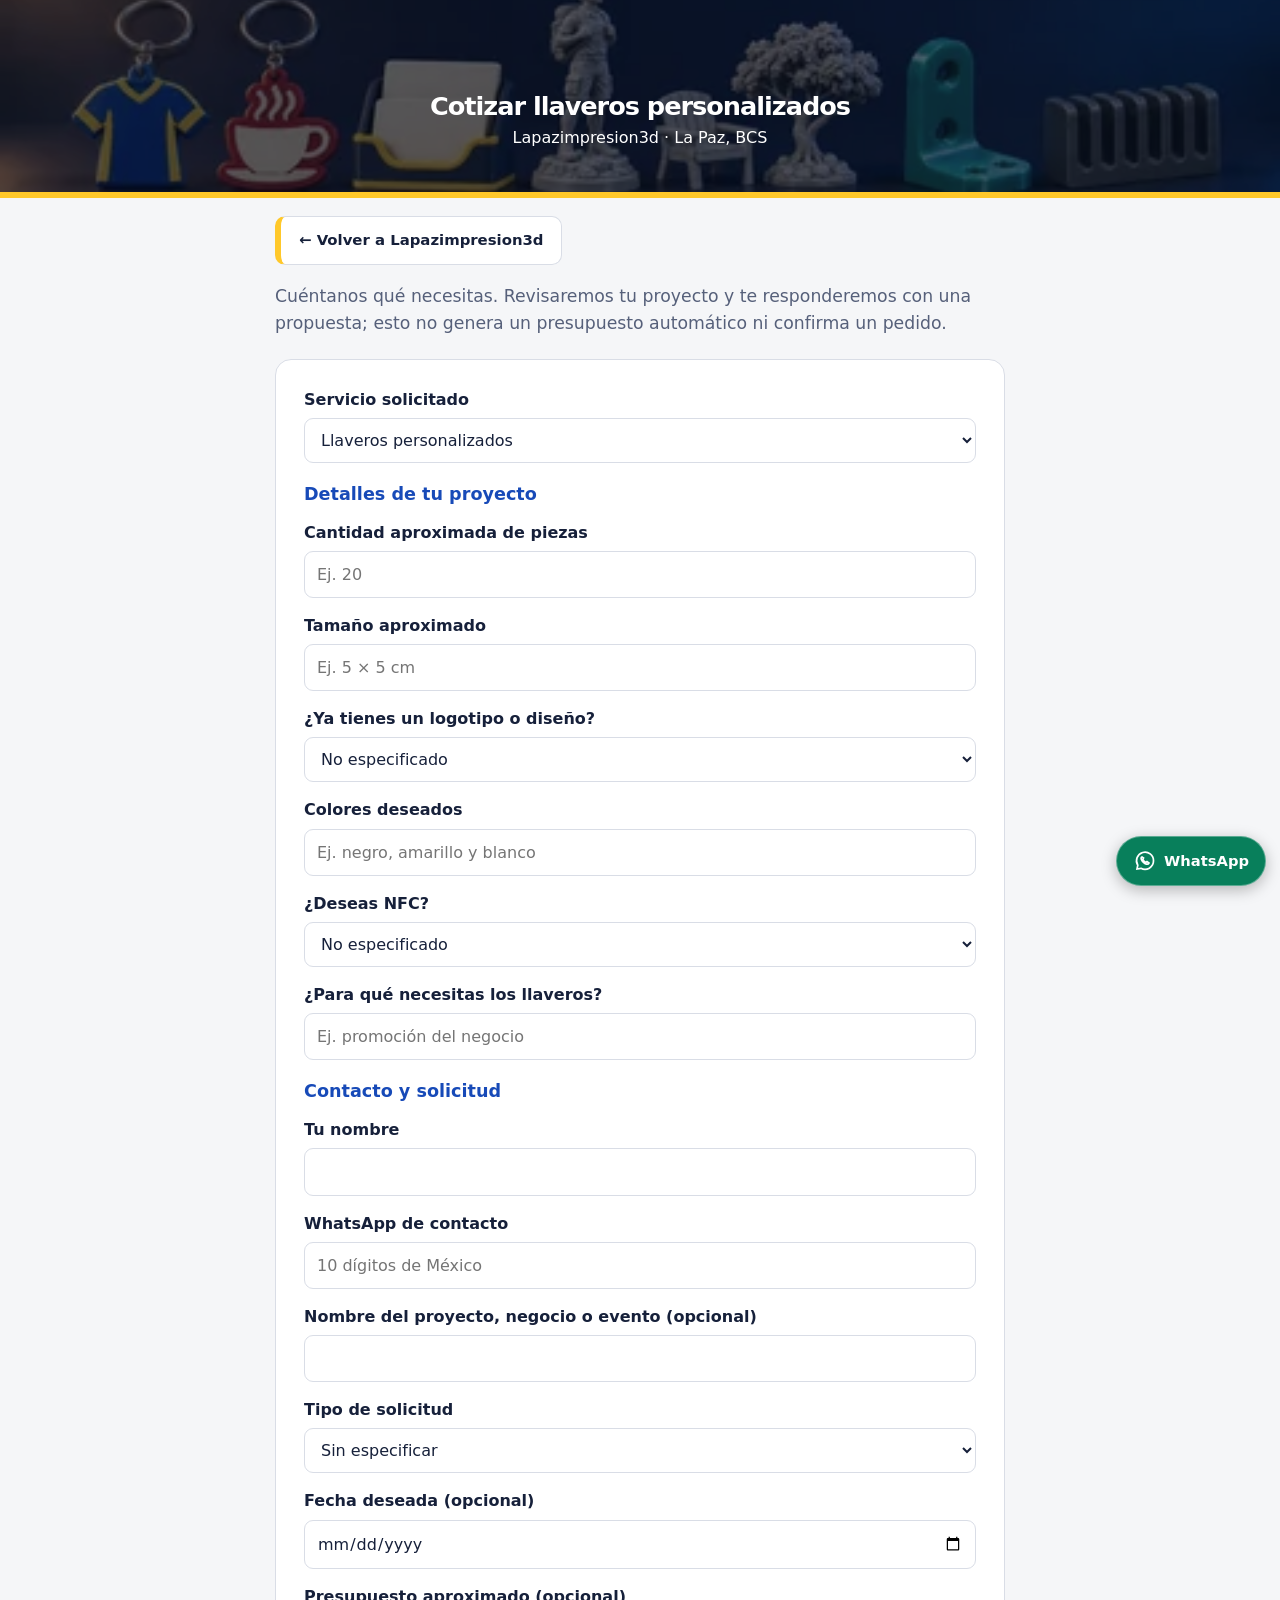
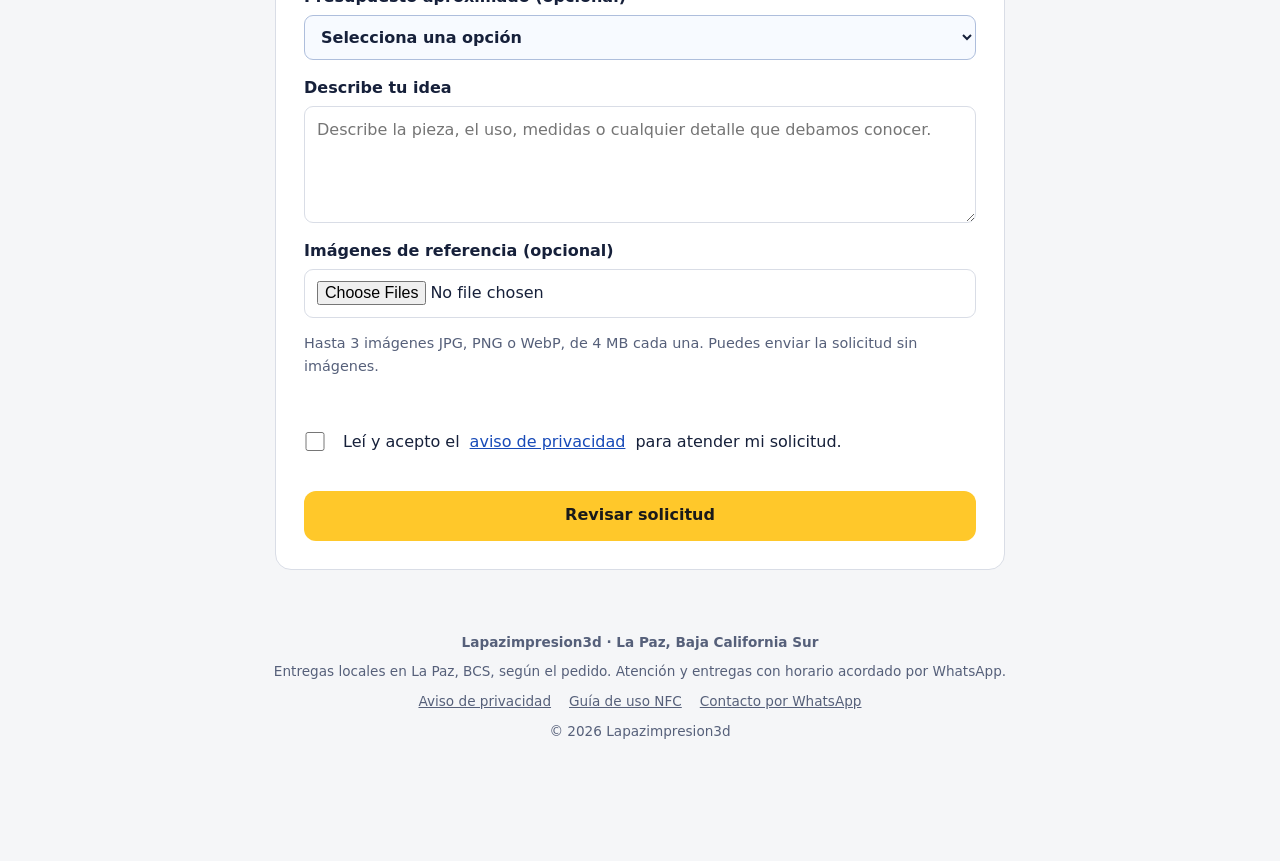
<file: public/cotizar-impresion.html>
<!doctype html><html lang="es"><head><meta charset="utf-8"><meta name="viewport" content="width=device-width,initial-scale=1"><title>Cotizar impresión 3D · Lapazimpresion3d</title><meta name="description" content="Solicita una cotización de impresión 3D, llaveros, resina o soportes QR en La Paz, BCS."><link rel="icon" href="favicon.ico"><link rel="stylesheet" href="css/cabecera-fotografica.css"><link rel="stylesheet" href="css/inicio.css?v=20261127-3"><link rel="stylesheet" href="css/cotizacion-web.css?v=2"><link rel="stylesheet" href="css/cotizar-impresion.css"><script src="js/turnstile.js?v=1" defer></script>
  <script src="js/cotizar-impresion.js?v=20261127-turnstile1" defer></script><link rel="stylesheet" href="css/catalogo-colapsable.css?v=16">
<link rel="canonical" href="https://lapazimpresion3d.com/cotizar-impresion.html">
<link rel="stylesheet" href="css/analytics-publico.css?v=1">
<script src="js/medicion.js?v=1" defer></script>
<script src="js/analytics-publico.js?v=1" defer></script>
</head><body class="pagina-cotizacion"><header class="cabecera cabecera-fotografica cabecera-cotizacion"><picture><source media="(min-width: 768px)" srcset="images/portada-impresion-3d-pc-768.webp 768w, images/portada-impresion-3d-pc-1200.webp 1200w, images/portada-impresion-3d-pc.webp 2160w" sizes="100vw"><img class="cabecera-fondo" src="images/portada-impresion-3d.webp" srcset="images/portada-impresion-3d-480.webp 480w, images/portada-impresion-3d-768.webp 768w, images/portada-impresion-3d-1200.webp 1200w, images/portada-impresion-3d.webp 2160w" sizes="100vw" alt="" width="2160" height="720" fetchpriority="high"></picture><div><h1 id="titulo-pagina">Solicitar cotización</h1><p><a href="index.html">Lapazimpresion3d · La Paz, BCS</a></p></div></header><main class="envoltura envoltura-cotizacion"><a class="regreso" href="index.html">← Volver a Lapazimpresion3d</a><section aria-labelledby="titulo-pagina"><p class="introduccion">Cuéntanos qué necesitas. Revisaremos tu proyecto y te responderemos con una propuesta; esto no genera un presupuesto automático ni confirma un pedido.</p><form id="form-servicio" class="caja web"><label>Servicio solicitado <select name="servicio" id="servicio" required><option value="llaveros">Llaveros personalizados</option><option value="fdm_medida">Impresión 3D a medida</option><option value="resina">Figuras y miniaturas en resina</option><option value="soporte_qr">Soportes QR/NFC</option></select></label><fieldset id="opciones-servicio"><legend>Detalles de tu proyecto</legend><div data-servicio="llaveros" hidden><label>Cantidad aproximada de piezas <input name="cantidad" type="number" min="1" max="99999" step="1" placeholder="Ej. 20"></label>
<label>Tamaño aproximado <input name="tamano" type="text" maxlength="280" placeholder="Ej. 5 × 5 cm"></label>
<label>¿Ya tienes un logotipo o diseño? <select name="diseno"><option value="">No especificado</option><option value="Sí">Sí</option><option value="No">No</option><option value="Tengo una idea">Tengo una idea</option></select></label>
<label>Colores deseados <input name="colores" type="text" maxlength="280" placeholder="Ej. negro, amarillo y blanco"></label>
<label>¿Deseas NFC? <select name="nfc"><option value="">No especificado</option><option value="No">No</option><option value="Sí">Sí</option><option value="No estoy seguro">No estoy seguro</option></select></label>
<label>¿Para qué necesitas los llaveros? <input name="uso" type="text" maxlength="280" placeholder="Ej. promoción del negocio"></label></div><div data-servicio="fdm_medida" hidden><label>Cantidad de piezas <input name="cantidad" type="number" min="1" max="99999" step="1" placeholder="Ej. 2"></label>
<label>Medidas aproximadas <input name="tamano" type="text" maxlength="280" placeholder="Ej. 80 × 40 × 25 mm"></label>
<label>Uso previsto de la pieza <input name="uso" type="text" maxlength="280" placeholder="Ej. carcasa para sensor"></label>
<label>Material preferido <select name="material"><option value="">No especificado</option><option value="No estoy seguro">No estoy seguro</option><option value="PLA">PLA</option><option value="PETG">PETG</option><option value="ABS">ABS</option><option value="Otro">Otro</option></select></label>
<label>¿Qué condiciones debe soportar? <input name="resistencia" type="text" maxlength="280" placeholder="Ej. exterior, calor, esfuerzo"></label>
<label>Referencia disponible <select name="referencia"><option value="">No especificado</option><option value="Foto">Foto</option><option value="Plano">Plano</option><option value="STL/3MF/STEP">STL/3MF/STEP</option><option value="Pieza de muestra">Pieza de muestra</option><option value="Solo idea">Solo idea</option></select></label></div><div data-servicio="resina" hidden><label>Cantidad de figuras <input name="cantidad" type="number" min="1" max="99999" step="1" placeholder="Ej. 10"></label>
<label>Tamaño o escala <input name="tamano" type="text" maxlength="280" placeholder="Ej. escala 1:100 o altura 3 cm"></label>
<label>Tipo y finalidad de la figura <input name="uso" type="text" maxlength="280" placeholder="Ej. muebles de maqueta"></label>
<label>Nivel de detalle deseado <select name="detalle"><option value="">No especificado</option><option value="Básico">Básico</option><option value="Intermedio">Intermedio</option><option value="Muy detallado">Muy detallado</option><option value="No estoy seguro">No estoy seguro</option></select></label>
<label>Referencia que tienes <select name="referencia"><option value="">No especificado</option><option value="Fotografía">Fotografía</option><option value="Modelo 3D">Modelo 3D</option><option value="Dibujo">Dibujo</option><option value="Solo idea">Solo idea</option></select></label></div><div data-servicio="soporte_qr" hidden><label>Cantidad de soportes <input name="cantidad" type="number" min="1" max="99999" step="1" placeholder="Ej. 10"></label>
<label>Tamaño o formato aproximado <input name="tamano" type="text" maxlength="280" placeholder="Ej. soporte de mesa 10 cm"></label>
<label>¿Dónde se utilizarán? <select name="uso"><option value="">No especificado</option><option value="Mesas">Mesas</option><option value="Mostrador">Mostrador</option><option value="Recepción">Recepción</option><option value="Otro">Otro</option></select></label>
<label>¿Tienes logotipo? <select name="logo"><option value="">No especificado</option><option value="Sí">Sí</option><option value="No">No</option><option value="Necesito ayuda con diseño">Necesito ayuda con diseño</option></select></label>
<label>¿A dónde debe dirigir el QR? <select name="destino_qr"><option value="">No especificado</option><option value="Página web">Página web</option><option value="Menú digital">Menú digital</option><option value="Catálogo">Catálogo</option><option value="Redes sociales">Redes sociales</option><option value="Otro">Otro</option></select></label>
<label>¿Ya tienes una página o menú digital? <select name="contenido_existente"><option value="">No especificado</option><option value="Sí">Sí</option><option value="No, necesito crearlo">No, necesito crearlo</option><option value="No estoy seguro">No estoy seguro</option></select></label>
<label>¿Incluir NFC opcional? <select name="nfc"><option value="">No especificado</option><option value="No">No</option><option value="Sí">Sí</option><option value="No estoy seguro">No estoy seguro</option></select></label></div></fieldset><fieldset class="datos"><legend>Contacto y solicitud</legend><label>Tu nombre <input name="nombre" autocomplete="name" minlength="2" maxlength="100" required></label><label>WhatsApp de contacto <input name="telefono" type="tel" autocomplete="tel" maxlength="25" required placeholder="10 dígitos de México"></label><label>Nombre del proyecto, negocio o evento (opcional) <input name="proyecto" maxlength="120"></label><label>Tipo de solicitud <select name="contexto"><option value="">Sin especificar</option><option value="negocio">Para negocio</option><option value="evento">Para evento</option><option value="personal">Uso personal</option><option value="academico">Escolar / Académico</option></select></label><div id="datos-academicos" class="datos-academicos" hidden><label>Tipo de trabajo académico <select name="tipo_trabajo_academico" id="tipo-trabajo-academico" disabled><option value="">Selecciona una opción</option><option value="proyecto_escolar">Proyecto escolar o universitario</option><option value="prototipo">Prototipo o pieza funcional</option><option value="maqueta">Maqueta o modelo a escala</option><option value="investigacion">Investigación o tesis</option><option value="otro">Otro proyecto académico</option></select></label><label>Institución educativa (opcional) <input name="institucion_academica" id="institucion-academica" maxlength="120" autocomplete="organization" disabled placeholder="Ej. universidad o escuela"></label><p class="nota nota-academica">Descuento académico del 5% disponible para estudiantes, sujeto a comprobación de inscripción y revisión de la cotización. No es acumulable con otras promociones ni se aplica automáticamente. No envíes tu credencial en este formulario.</p></div><label>Fecha deseada (opcional) <input name="fecha_deseada" type="date"></label><label>Presupuesto aproximado (opcional) <select name="presupuesto" id="presupuesto-servicio" aria-describedby="presupuesto-explicacion"><option value="">Selecciona una opción</option><option value="menos_500">Menos de $500 MXN</option><option value="500_1500">De $500 a $1,500 MXN</option><option value="1500_3500">De $1,500 a $3,500 MXN</option><option value="3500_8000">De $3,500 a $8,000 MXN</option><option value="8000_15000">De $8,000 a $15,000 MXN</option><option value="mas_15000">Más de $15,000 MXN</option><option value="prefiero_no_indicar">Prefiero no indicarlo</option><option value="sin_definir">Aún no lo sé; necesito orientación</option></select></label><p id="presupuesto-explicacion" class="presupuesto-explicacion" aria-live="polite" hidden></p><label>Describe tu idea <textarea name="detalles" rows="4" minlength="5" maxlength="1200" required placeholder="Describe la pieza, el uso, medidas o cualquier detalle que debamos conocer."></textarea></label><div class="campo-adjuntos"><label for="imagenes">Imágenes de referencia (opcional)</label><input type="file" id="imagenes" name="imagenes" accept="image/jpeg,image/png,image/webp,.jpg,.jpeg,.png,.webp" multiple aria-describedby="ayuda-imagenes"><p class="nota" id="ayuda-imagenes">Hasta 3 imágenes JPG, PNG o WebP, de 4 MB cada una. Puedes enviar la solicitud sin imágenes.</p><ul id="lista-imagenes" class="lista-imagenes" aria-live="polite"></ul></div></fieldset><label class="privacidad-web"><input name="privacidad" type="checkbox" required> Leí y acepto el <a href="aviso-privacidad.html" target="_blank" rel="noopener noreferrer">aviso de privacidad</a> para atender mi solicitud.</label><button class="accion accion-cotizar" type="submit">Revisar solicitud</button></form><div class="caja web" id="revision" hidden><h2 tabindex="-1" id="titulo-revision">Revisa tu solicitud</h2><pre id="resumen" class="resumen-web"></pre><p class="nota">Después de enviar, recibirás un folio para seguimiento.</p><p id="mensaje-error" role="alert" hidden></p><div class="acciones"><button class="accion accion-cotizar" id="enviar" type="button">Enviar solicitud</button><button class="accion secundaria" id="editar" type="button">Editar datos</button></div></div><div class="caja web confirmacion-web" id="confirmacion" hidden role="status" tabindex="-1"><h2>Solicitud registrada</h2><p>Conserva tu folio:</p><p class="folio-web" id="folio"></p><p>Revisaremos la información y te contactaremos por WhatsApp.</p><a class="accion secundaria" href="index.html">Volver al inicio</a></div></section></main><footer class="pie-comercial"><strong>Lapazimpresion3d · La Paz, Baja California Sur</strong><p>Entregas locales en La Paz, BCS, según el pedido. Atención y entregas con horario acordado por WhatsApp.</p><nav aria-label="Información y soporte"><a href="aviso-privacidad.html">Aviso de privacidad</a><a href="guia-nfc.html">Guía de uso NFC</a><a href="https://wa.me/526121992396">Contacto por WhatsApp</a></nav><p>© 2026 Lapazimpresion3d</p></footer><a class="whatsapp-flotante" href="https://wa.me/526121992396" aria-label="Contactar a Lapazimpresion3d por WhatsApp" target="_blank" rel="noopener noreferrer"><svg viewBox="0 0 24 24" width="24" height="24" fill="none" stroke="currentColor" stroke-width="1.7" aria-hidden="true"><path d="M20.5 11.8a8.5 8.5 0 0 1-12.6 7.5L4 20l.8-3.8A8.5 8.5 0 1 1 20.5 11.8Z"/><path stroke-linecap="round" d="M9 8c-2 1 0 4 1.7 5.5S15 16 16 14l-2-1.5-1.2 1c-1.6-.8-2.5-1.8-3-3.3L10.5 9 9 8Z"/></svg><span>WhatsApp</span></a></body></html>
</file>
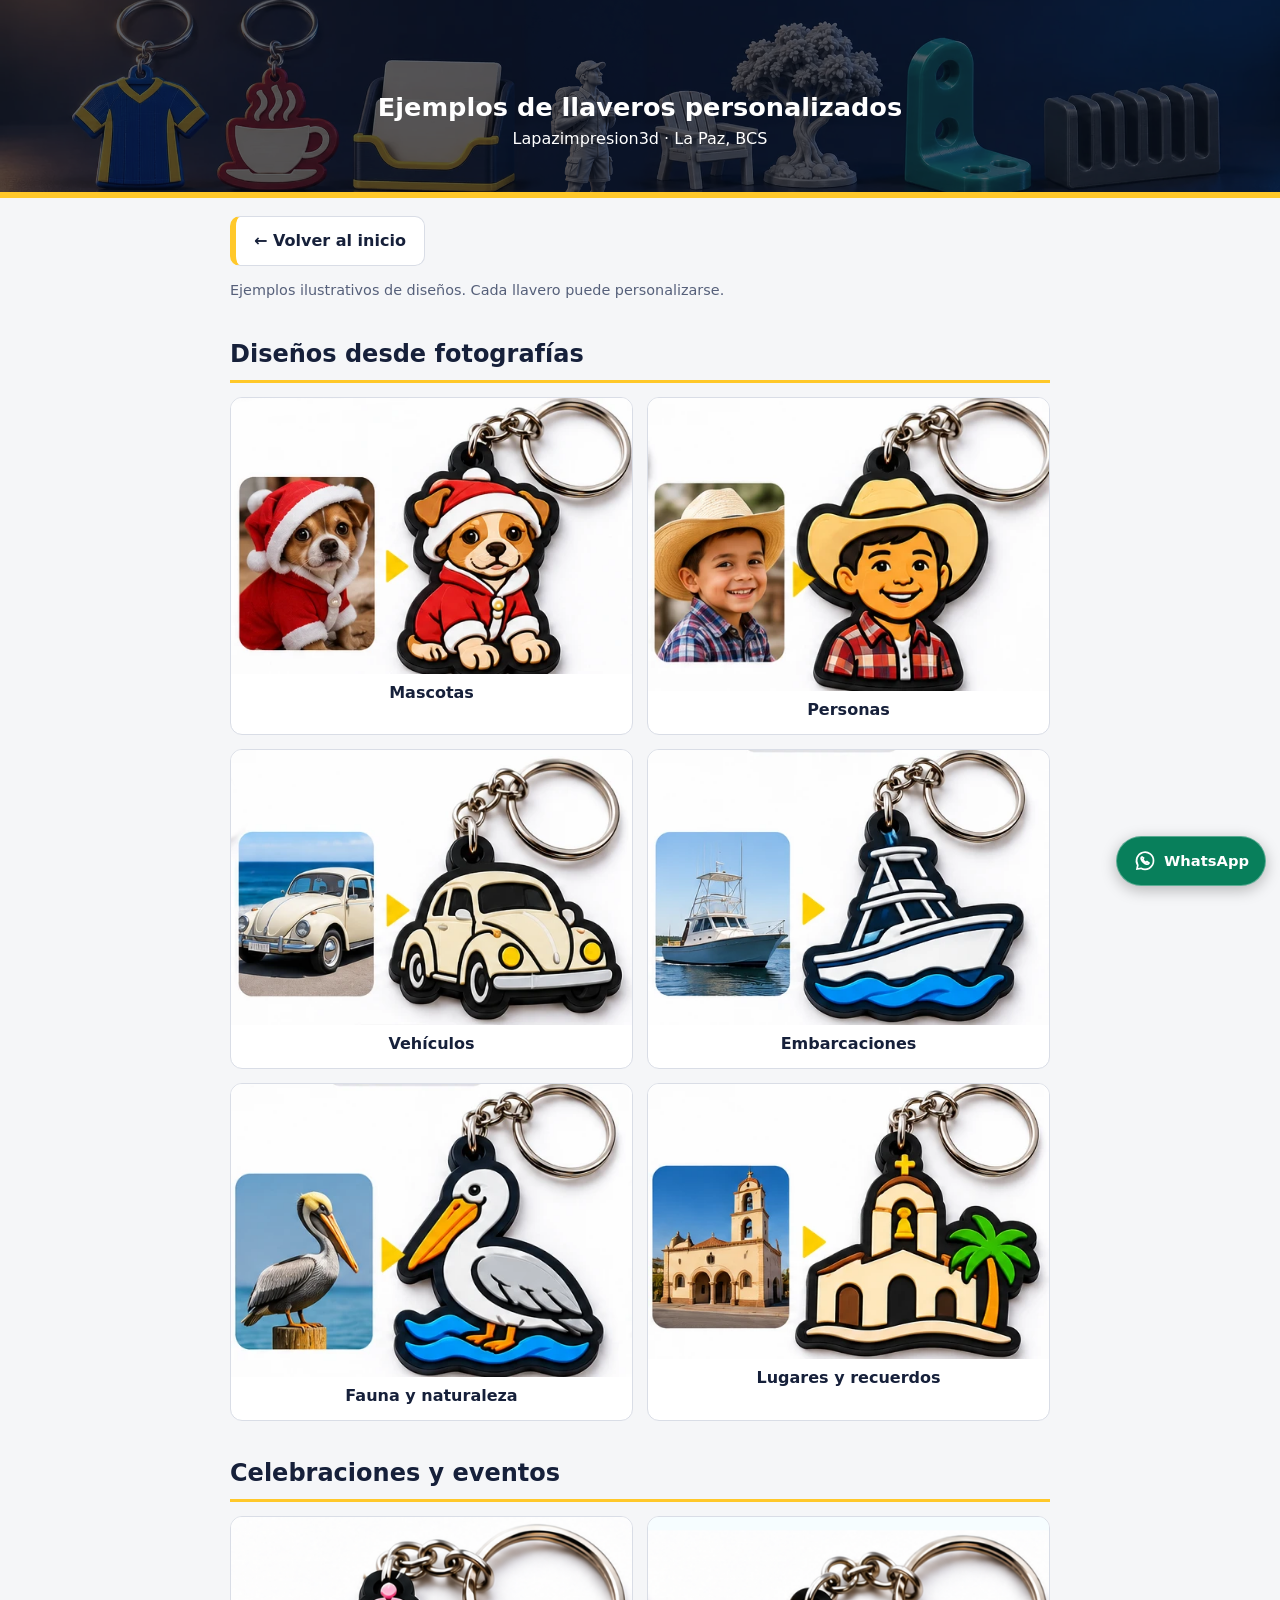
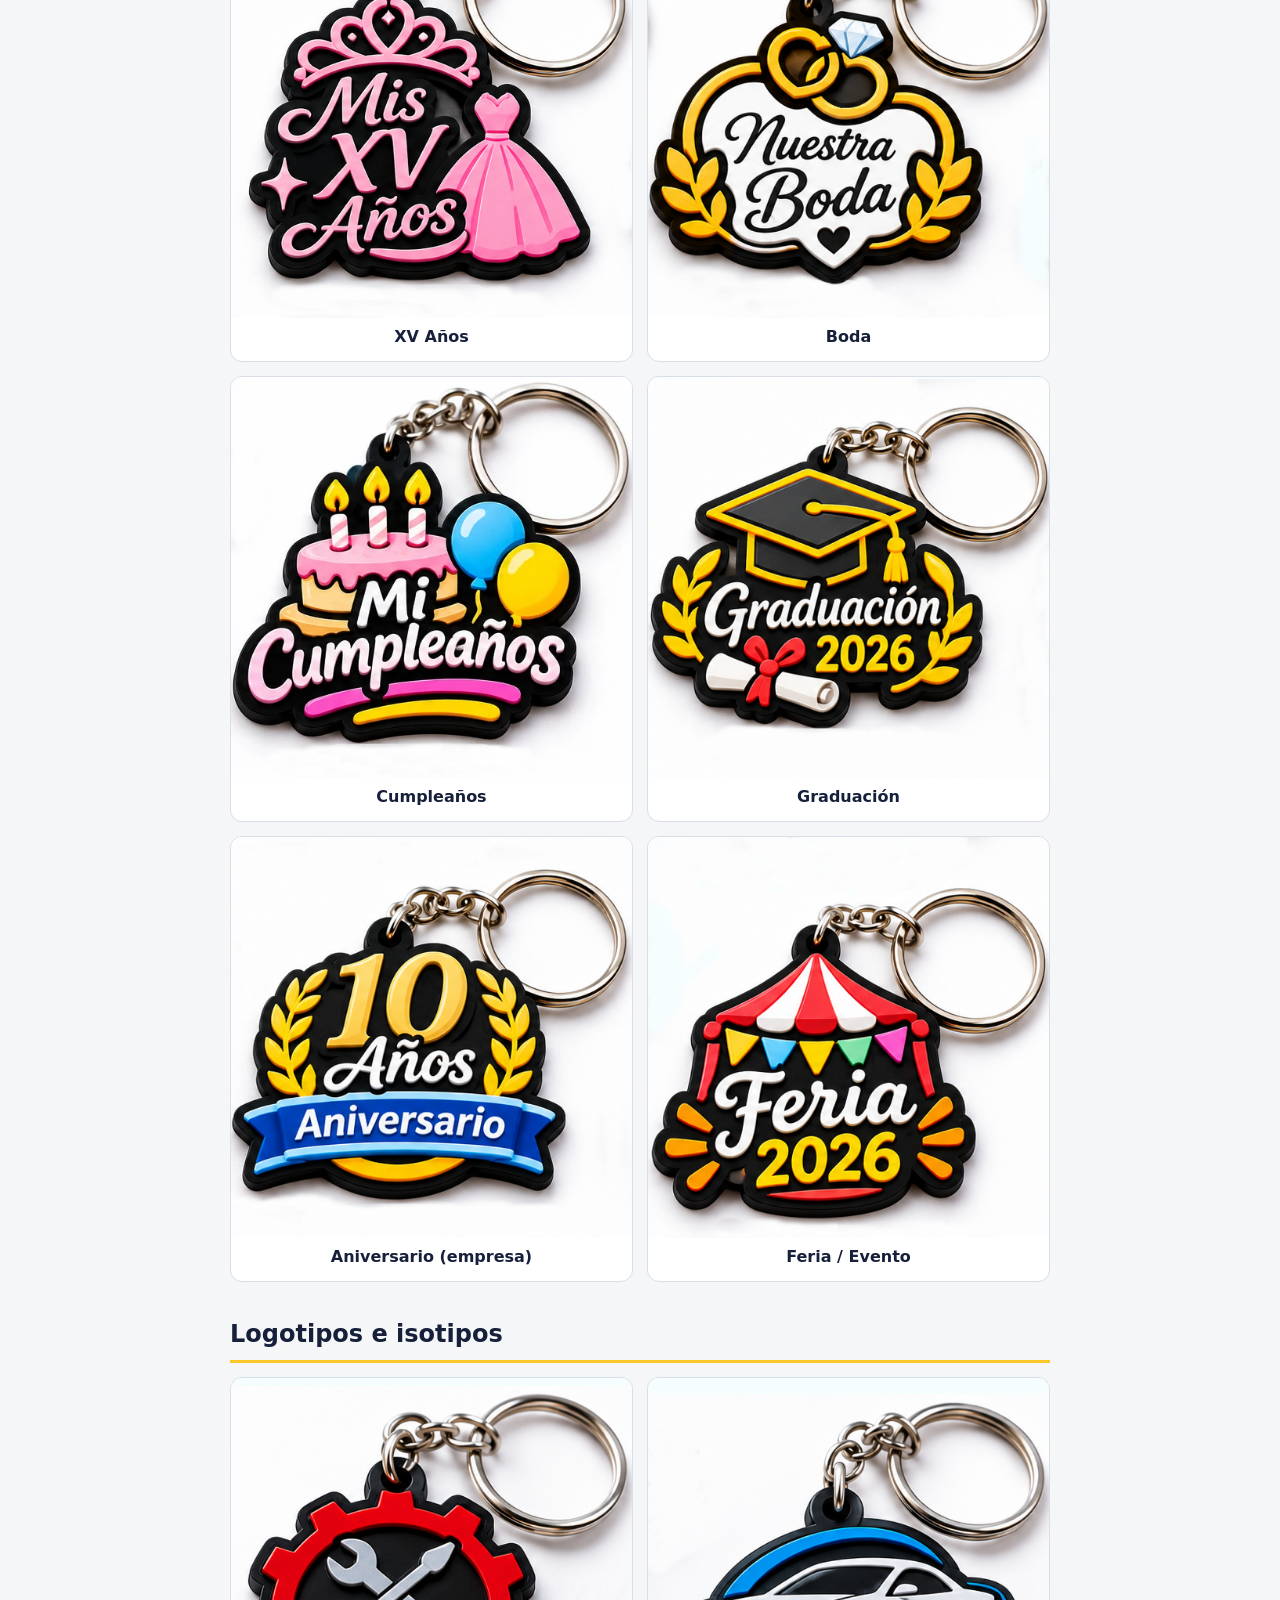
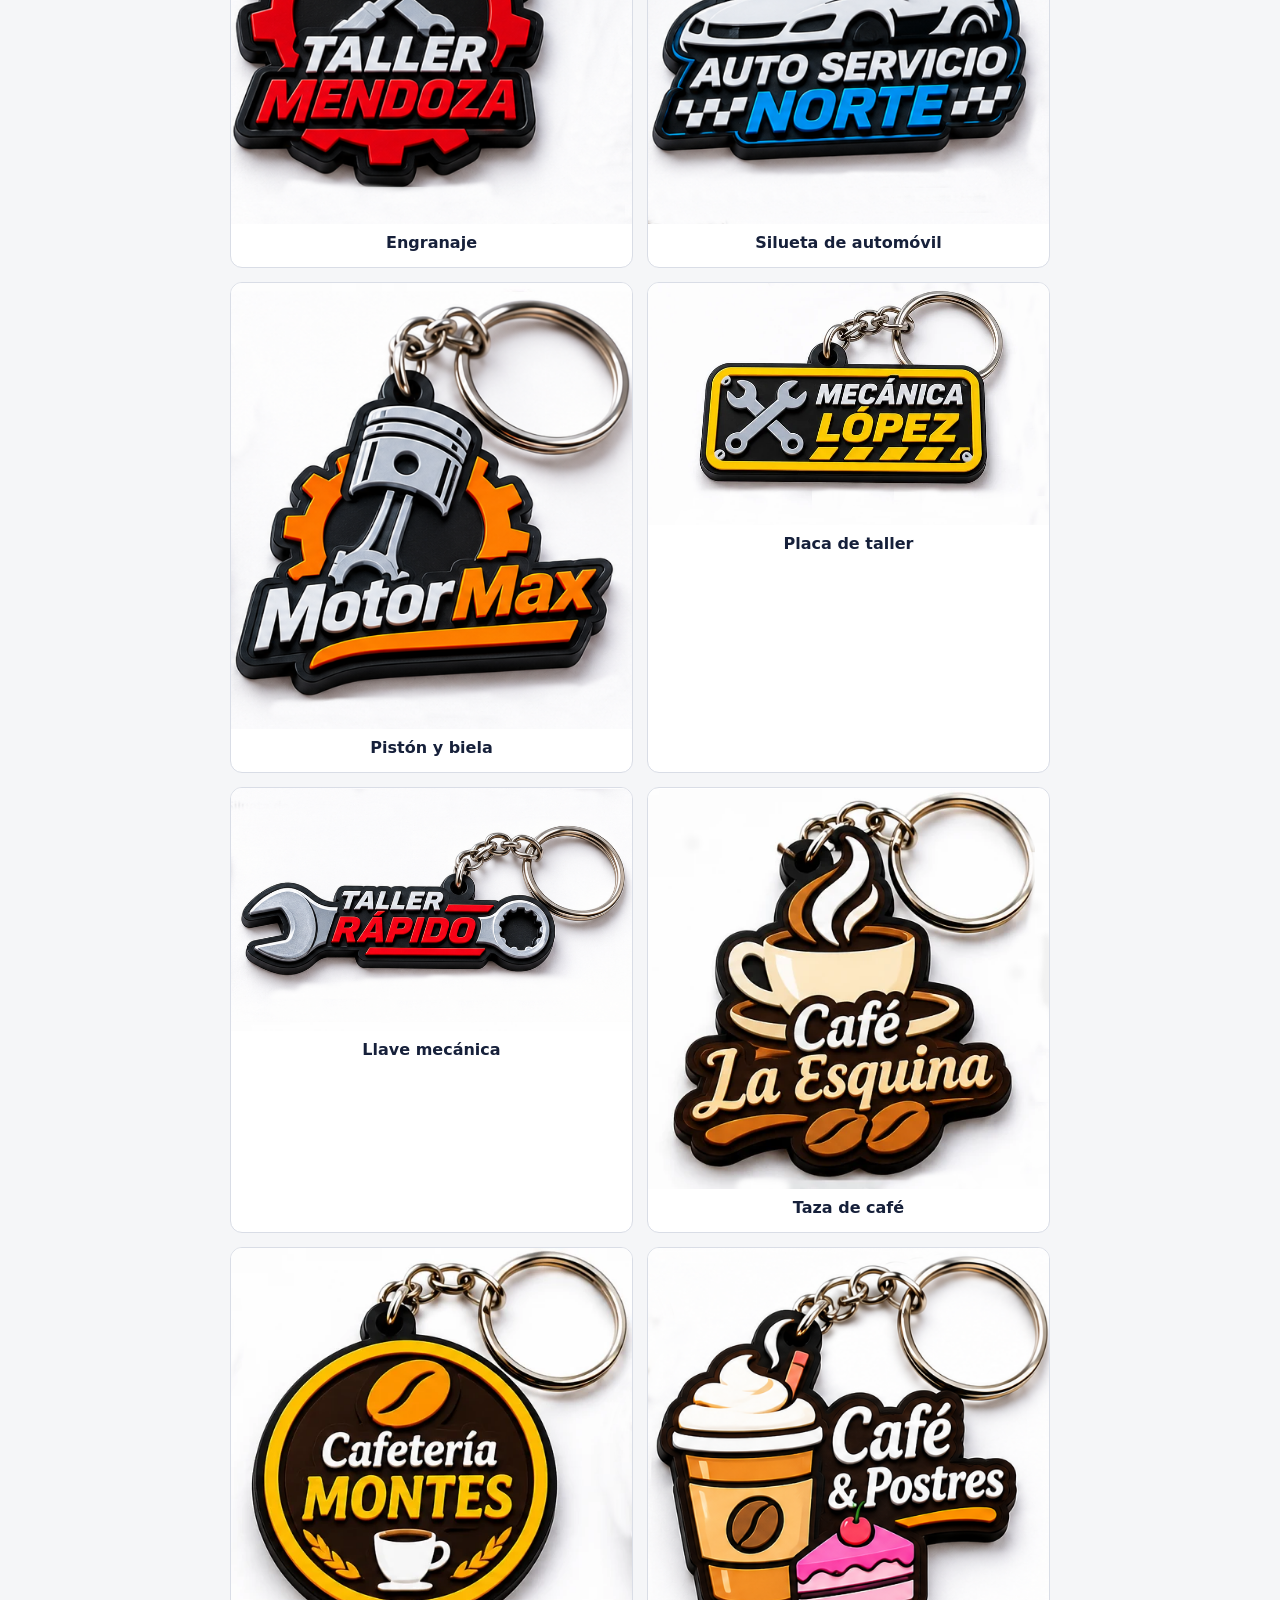
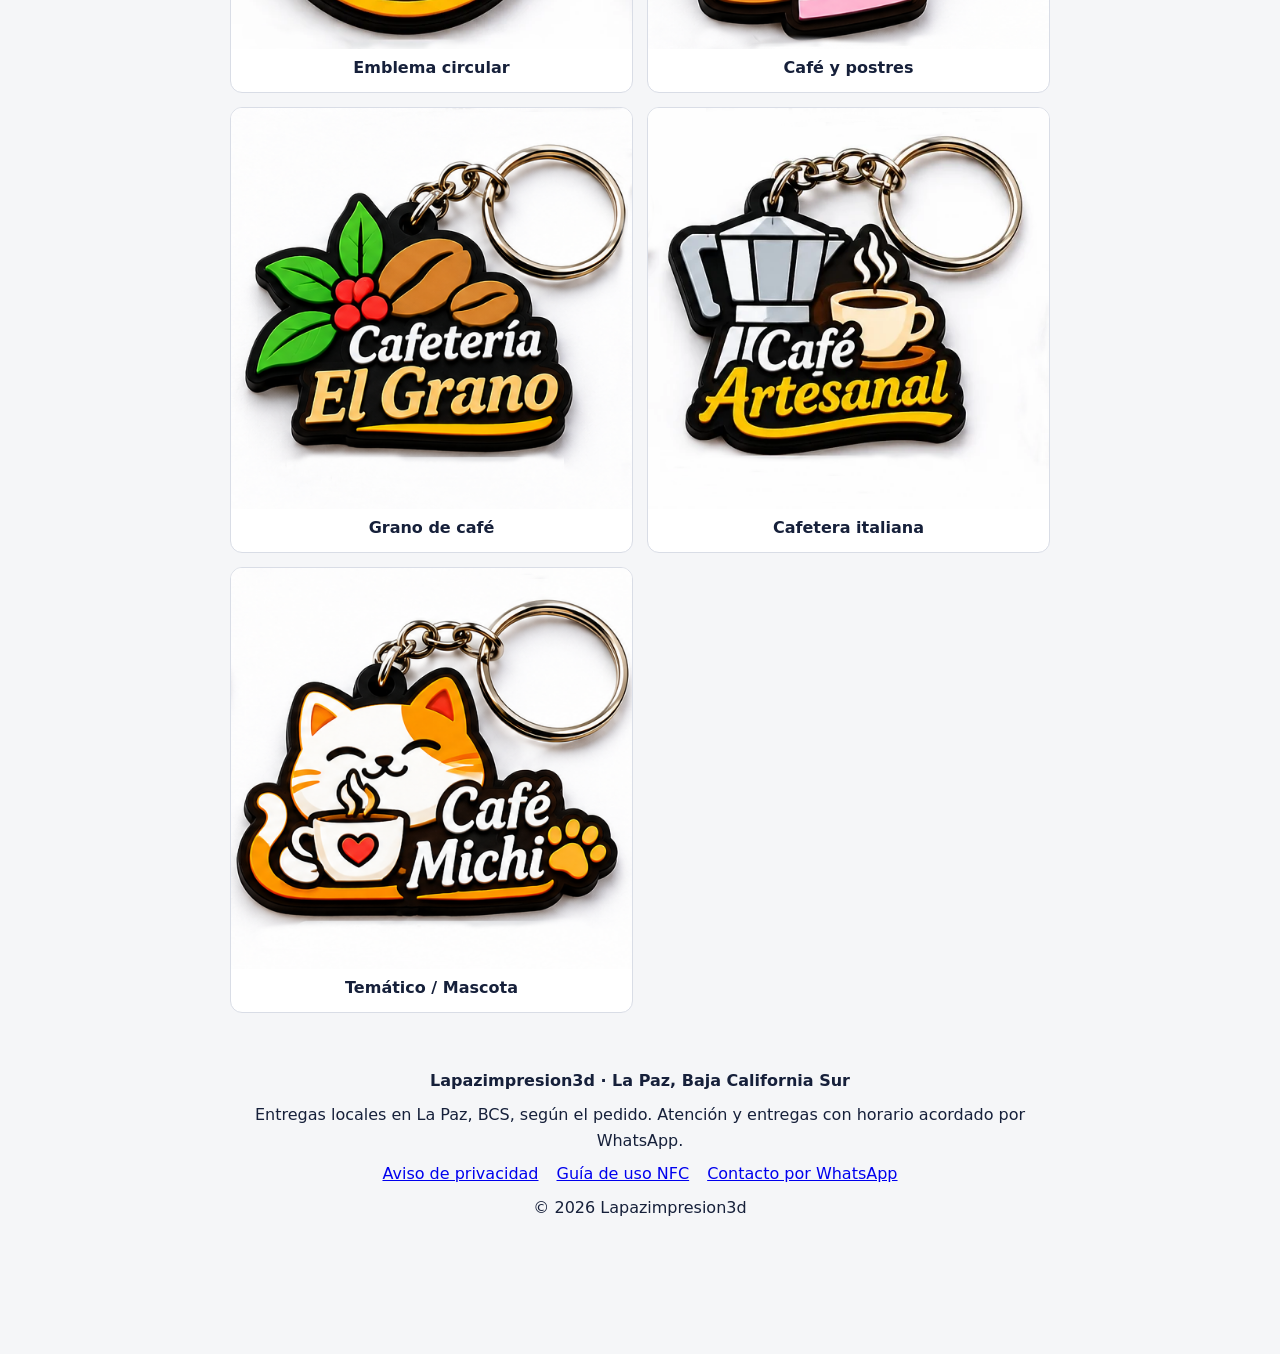
<file: public/ejemplos.html>
<!doctype html>
<html lang="es">
<head>
  <meta charset="utf-8">
  <meta name="viewport" content="width=device-width, initial-scale=1">
  <title>Ejemplos de llaveros personalizados en La Paz, BCS · Lapazimpresion3d</title>
<meta name="description" content="Explora ejemplos de llaveros personalizados impresos en 3D para negocios, mascotas, eventos y celebraciones en La Paz, Baja California Sur.">
  <link rel="icon" href="favicon.ico" type="image/x-icon">
  <link rel="stylesheet" href="css/cabecera-fotografica.css">
  <link rel="stylesheet" href="css/ejemplos.css">
<link rel="stylesheet" href="css/catalogo-colapsable.css?v=16">
<meta property="og:type" content="website">
<meta property="og:locale" content="es_MX">
<meta property="og:site_name" content="Lapazimpresion3d">
<meta property="og:title" content="Ejemplos de llaveros personalizados en La Paz, BCS · Lapazimpresion3d">
<meta property="og:description" content="Explora ejemplos de llaveros personalizados impresos en 3D para negocios, mascotas, eventos y celebraciones en La Paz, Baja California Sur.">
<meta property="og:image" content="https://lapazimpresion3d.com/images/fotografia_1.webp">
<meta property="og:url" content="https://lapazimpresion3d.com/ejemplos.html">
<link rel="canonical" href="https://lapazimpresion3d.com/ejemplos.html">
<link rel="stylesheet" href="css/analytics-publico.css?v=1">
<script src="js/medicion.js?v=1" defer></script>
<script src="js/analytics-publico.js?v=1" defer></script>
</head>
<body>
  <header class="cabecera-fotografica">
    <picture>
      <source media="(min-width: 768px)"
              srcset="images/portada-impresion-3d-pc-768.webp 768w, images/portada-impresion-3d-pc-1200.webp 1200w, images/portada-impresion-3d-pc.webp 2160w" sizes="100vw">
      <img class="cabecera-fondo" src="images/portada-impresion-3d.webp"
             srcset="images/portada-impresion-3d-480.webp 480w, images/portada-impresion-3d-768.webp 768w, images/portada-impresion-3d-1200.webp 1200w, images/portada-impresion-3d.webp 2160w"
             sizes="100vw" width="2160" height="720" alt="" fetchpriority="high">
    </picture>
    <div>
      <h1>Ejemplos de llaveros personalizados</h1>
      <p>Lapazimpresion3d · La Paz, BCS</p>
    </div>
  </header>
  <main class="wrap">
    <a class="volver" href="index.html">← Volver al inicio</a>
    <p class="nota">Ejemplos ilustrativos de diseños. Cada llavero puede personalizarse.</p>

    <section>
      <h2>Diseños desde fotografías</h2>
      <div class="grid">
        <figure class="item">
          <img src="images/mascotas.webp"
                 srcset="images/mascotas-192.webp 192w, images/mascotas-320.webp 320w, images/mascotas.webp 518w"
                 sizes="(max-width: 360px) calc(100vw - 32px), (max-width: 850px) calc((100vw - 48px) / 2), 401px" width="518" height="356" alt="Ejemplo de llavero personalizado: Mascotas" loading="lazy" decoding="async">
          <figcaption>Mascotas</figcaption>
        </figure>
        <figure class="item">
          <img src="images/fotografia_1.webp"
                 srcset="images/fotografia_1-192.webp 192w, images/fotografia_1-320.webp 320w, images/fotografia_1.webp 488w"
                 sizes="(max-width: 360px) calc(100vw - 32px), (max-width: 850px) calc((100vw - 48px) / 2), 401px" width="488" height="356" alt="Ejemplo de llavero personalizado: Diseños desde fotografías" loading="lazy" decoding="async">
          <figcaption>Personas</figcaption>
        </figure>
        <figure class="item">
          <img src="images/vehiculos.webp" alt="Vehículos" loading="lazy" decoding="async">
          <figcaption>Vehículos</figcaption>
        </figure>
        <figure class="item">
          <img src="images/embarcaciones.webp" alt="Embarcaciones" loading="lazy" decoding="async">
          <figcaption>Embarcaciones</figcaption>
        </figure>
        <figure class="item">
          <img src="images/fauna_naturaleza.webp" alt="Fauna y naturaleza" loading="lazy" decoding="async">
          <figcaption>Fauna y naturaleza</figcaption>
        </figure>
        <figure class="item">
          <img src="images/lugares_recuerdos.webp" alt="Lugares y recuerdos" loading="lazy" decoding="async">
          <figcaption>Lugares y recuerdos</figcaption>
        </figure>
      </div>
    </section>

    <section>
      <h2>Celebraciones y eventos</h2>
      <div class="grid">
        <figure class="item">
          <img src="images/celebracion_1.webp"
                 srcset="images/celebracion_1-192.webp 192w, images/celebracion_1-320.webp 320w, images/celebracion_1.webp 512w"
                 sizes="(max-width: 360px) calc(100vw - 32px), (max-width: 850px) calc((100vw - 48px) / 2), 401px" width="512" height="512" alt="Ejemplo de llavero personalizado: Celebraciones y eventos" loading="lazy" decoding="async">
          <figcaption>XV Años</figcaption>
        </figure>
        <figure class="item">
          <img src="images/celebracion_2.webp" alt="Boda" loading="lazy" decoding="async">
          <figcaption>Boda</figcaption>
        </figure>
        <figure class="item">
          <img src="images/celebracion_3.webp" alt="Cumpleaños" loading="lazy" decoding="async">
          <figcaption>Cumpleaños</figcaption>
        </figure>
        <figure class="item">
          <img src="images/celebracion_4.webp" alt="Graduación" loading="lazy" decoding="async">
          <figcaption>Graduación</figcaption>
        </figure>
        <figure class="item">
          <img src="images/celebracion_5.webp" alt="Aniversario (empresa)" loading="lazy" decoding="async">
          <figcaption>Aniversario (empresa)</figcaption>
        </figure>
        <figure class="item">
          <img src="images/celebracion_6.webp" alt="Feria / Evento" loading="lazy" decoding="async">
          <figcaption>Feria / Evento</figcaption>
        </figure>
      </div>
    </section>

    <section>
      <h2>Logotipos e isotipos</h2>
      <div class="grid">
        <figure class="item">
          <img src="images/logo_negocio_1.webp"
                 srcset="images/logo_negocio_1-192.webp 192w, images/logo_negocio_1-320.webp 320w, images/logo_negocio_1.webp 512w"
                 sizes="(max-width: 360px) calc(100vw - 32px), (max-width: 850px) calc((100vw - 48px) / 2), 401px" width="512" height="570" alt="Ejemplo de llavero personalizado: Logotipos e isotipos para negocios" loading="lazy" decoding="async">
          <figcaption>Engranaje</figcaption>
        </figure>
        <figure class="item">
          <img src="images/taller_2.webp" alt="Silueta de automóvil" loading="lazy" decoding="async">
          <figcaption>Silueta de automóvil</figcaption>
        </figure>
        <figure class="item">
          <img src="images/taller_3.webp" alt="Pistón y biela" loading="lazy" decoding="async">
          <figcaption>Pistón y biela</figcaption>
        </figure>
        <figure class="item">
          <img src="images/taller_4.webp" alt="Placa de taller" loading="lazy" decoding="async">
          <figcaption>Placa de taller</figcaption>
        </figure>
        <figure class="item">
          <img src="images/taller_5.webp" alt="Llave mecánica" loading="lazy" decoding="async">
          <figcaption>Llave mecánica</figcaption>
        </figure>
        <figure class="item">
          <img src="images/cafe_1.webp" alt="Taza de café" loading="lazy" decoding="async">
          <figcaption>Taza de café</figcaption>
        </figure>
        <figure class="item">
          <img src="images/cafe_2.webp" alt="Emblema circular" loading="lazy" decoding="async">
          <figcaption>Emblema circular</figcaption>
        </figure>
        <figure class="item">
          <img src="images/cafe_3.webp" alt="Café y postres" loading="lazy" decoding="async">
          <figcaption>Café y postres</figcaption>
        </figure>
        <figure class="item">
          <img src="images/cafe_4.webp" alt="Grano de café" loading="lazy" decoding="async">
          <figcaption>Grano de café</figcaption>
        </figure>
        <figure class="item">
          <img src="images/cafe_5.webp" alt="Cafetera italiana" loading="lazy" decoding="async">
          <figcaption>Cafetera italiana</figcaption>
        </figure>
        <figure class="item">
          <img src="images/cafe_6.webp" alt="Temático / Mascota" loading="lazy" decoding="async">
          <figcaption>Temático / Mascota</figcaption>
        </figure>
      </div>
    </section>

    <footer class="pie-comercial"><strong>Lapazimpresion3d · La Paz, Baja California Sur</strong><p>Entregas locales en La Paz, BCS, según el pedido. Atención y entregas con horario acordado por WhatsApp.</p><nav aria-label="Información y soporte"><a href="aviso-privacidad.html">Aviso de privacidad</a><a href="guia-nfc.html">Guía de uso NFC</a><a href="https://wa.me/526121992396">Contacto por WhatsApp</a></nav><p>© 2026 Lapazimpresion3d</p></footer>
  </main>
<a class="whatsapp-flotante" href="https://wa.me/526121992396" aria-label="Contactar a Lapazimpresion3d por WhatsApp" target="_blank" rel="noopener noreferrer"><svg viewBox="0 0 24 24" width="24" height="24" fill="none" stroke="currentColor" stroke-width="1.7" aria-hidden="true"><path d="M20.5 11.8a8.5 8.5 0 0 1-12.6 7.5L4 20l.8-3.8A8.5 8.5 0 1 1 20.5 11.8Z"/><path stroke-linecap="round" d="M9 8c-2 1 0 4 1.7 5.5S15 16 16 14l-2-1.5-1.2 1c-1.6-.8-2.5-1.8-3-3.3L10.5 9 9 8Z"/></svg><span>WhatsApp</span></a></body>
</html>
</file>
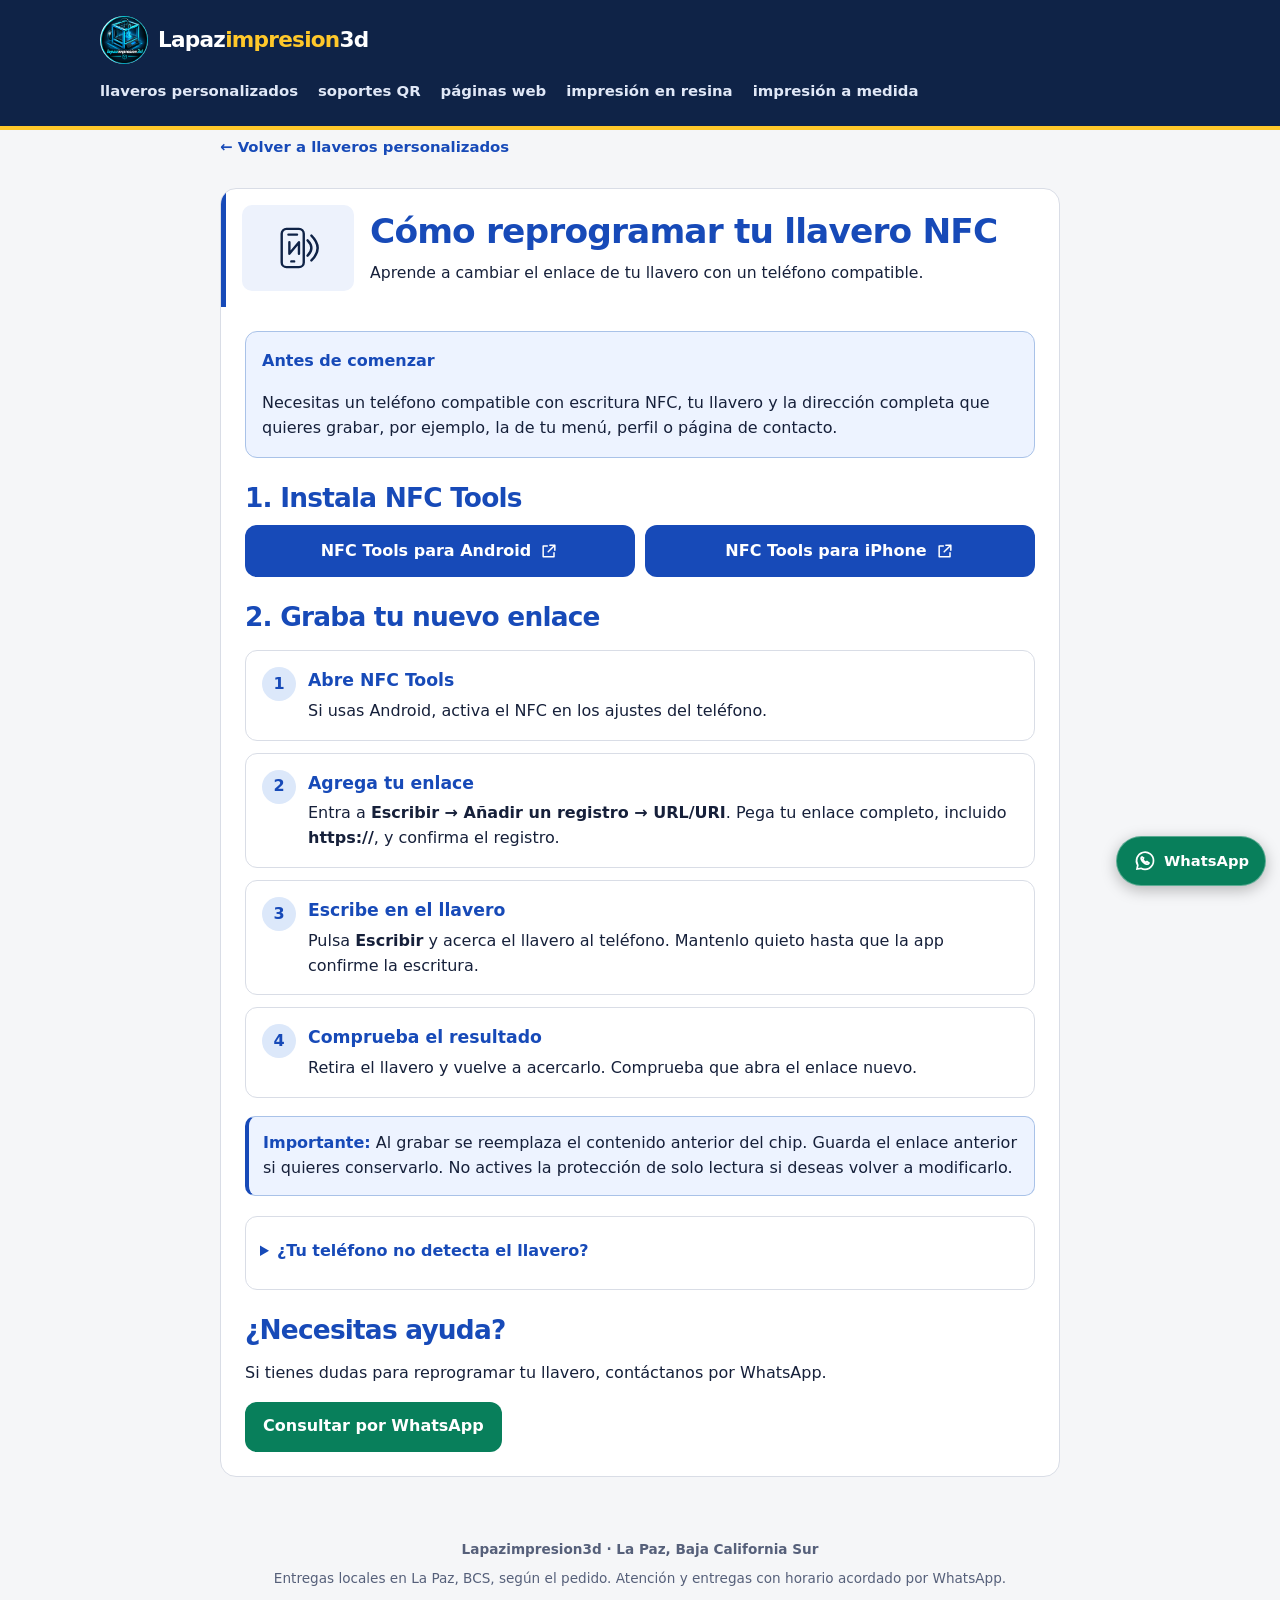
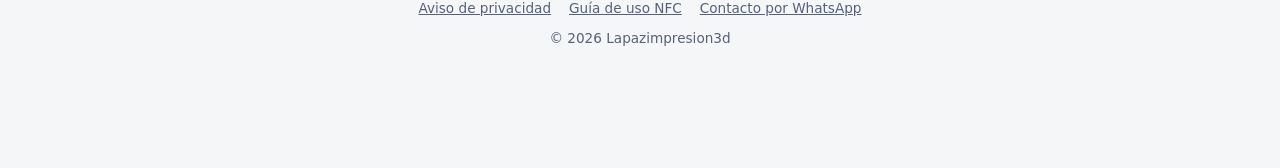
<file: public/guia-nfc.html>
<!doctype html><html lang="es"><head><meta charset="utf-8"><meta name="viewport" content="width=device-width,initial-scale=1"><title>Cómo reprogramar tu llavero NFC · Lapazimpresion3d</title><meta name="description" content="Guía de Lapazimpresion3d para grabar un enlace en tu llavero NFC desde un teléfono compatible."><link rel="canonical" href="https://lapazimpresion3d.com/guia-nfc.html"><link rel="icon" href="favicon.ico"><link rel="stylesheet" href="css/inicio.css?v=20261127-3"><link rel="stylesheet" href="css/soluciones-digitales.css?v=14"><link rel="stylesheet" href="css/catalogo-colapsable.css?v=16"><script type="application/ld+json">{"@context":"https://schema.org","@type":"LocalBusiness","@id":"https://lapazimpresion3d.com/#negocio","name":"Lapazimpresion3d","url":"https://lapazimpresion3d.com/","image":"https://lapazimpresion3d.com/images/logo.png","telephone":"+52 612 199 2396","areaServed":{"@type":"City","name":"La Paz","containedInPlace":{"@type":"State","name":"Baja California Sur"}},"sameAs":["https://www.instagram.com/lapazimpresion3d/","https://www.facebook.com/profile.php?id=61587977253393"],"description":"Impresión 3D personalizada, llaveros, soportes QR y NFC, resina y páginas web para negocios en La Paz, Baja California Sur."}</script>
<meta property="og:type" content="website">
<meta property="og:locale" content="es_MX">
<meta property="og:site_name" content="Lapazimpresion3d">
<meta property="og:title" content="Cómo reprogramar tu llavero NFC · Lapazimpresion3d">
<meta property="og:description" content="Guía de Lapazimpresion3d para grabar un enlace en tu llavero NFC desde un teléfono compatible.">
<meta property="og:image" content="https://lapazimpresion3d.com/images/portada-impresion-3d.webp">
<meta property="og:url" content="https://lapazimpresion3d.com/guia-nfc.html">
<link rel="stylesheet" href="css/analytics-publico.css?v=1">
<script src="js/medicion.js?v=1" defer></script>
<script src="js/analytics-publico.js?v=1" defer></script>
</head><body class="inicio-catalogo pagina-servicio pagina-guia-nfc"><header class="cabecera"><div class="cabecera-interior"><a class="identidad" href="index.html"><img src="images/logo.png" width="48" height="48" alt=""><span class="marca">Lapaz<b>impresion</b>3d</span></a><nav aria-label="Servicios"><a href="llaveros-personalizados.html">llaveros personalizados</a><a href="soportes-qr.html">soportes QR</a><a href="paginas-web.html">páginas web</a><a href="impresion-resina.html">impresión en resina</a><a href="impresion-3d-a-medida.html">impresión a medida</a></nav></div></header><main class="envoltura"><a class="regreso" href="index.html#llaveros">← Volver a llaveros personalizados</a><section id="reprogramar-nfc" class="servicio-colapsable" aria-labelledby="titulo-reprogramar-nfc">
      <div class="servicio-desplegable">
        <div class="servicio-resumen">
          <h1 id="titulo-reprogramar-nfc" tabindex="-1"><span class="servicio-miniatura" aria-hidden="true"><svg viewBox="0 0 48 48" fill="none" stroke="currentColor" stroke-width="2.5" stroke-linecap="round" aria-hidden="true" focusable="false"><rect x="7" y="4" width="23" height="40" rx="5"/><path d="M14 10h9m-6 28h3M34 16q8 8 0 16m4-21q13 13 0 26"/><path d="M15 18v12l10-12v12" stroke-linejoin="round"/></svg></span><span class="servicio-identidad"><span class="servicio-titulo">Cómo reprogramar tu llavero NFC</span><span class="servicio-descripcion">Aprende a cambiar el enlace de tu llavero con un teléfono compatible.</span></span><span class="servicio-indicador" aria-hidden="true"></span></h1>
        </div>
        <div class="servicio-contenido">

    
    <div class="caja guia">
      <div class="nfc-requisitos"><strong>Antes de comenzar</strong><p>Necesitas un teléfono compatible con escritura NFC, tu llavero y la dirección completa que quieres grabar, por ejemplo, la de tu menú, perfil o página de contacto.</p></div>
      <h2>1. Instala NFC Tools</h2>
      <div class="acciones nfc-apps">
        <a class="accion accion-demo" href="https://play.google.com/store/apps/details?id=com.wakdev.wdnfc">NFC Tools para Android <svg class="icono" aria-hidden="true" focusable="false"><use href="images/iconos.svg#externo"/></svg></a>
        <a class="accion accion-demo" href="https://apps.apple.com/mx/app/nfc-tools/id1252962749">NFC Tools para iPhone <svg class="icono" aria-hidden="true" focusable="false"><use href="images/iconos.svg#externo"/></svg></a>
      </div>
      <h2>2. Graba tu nuevo enlace</h2>
      <ol class="pasos">
        <li><span><strong class="nfc-paso-titulo">Abre NFC Tools</strong>Si usas Android, activa el NFC en los ajustes del teléfono.</span></li>
        <li><span><strong class="nfc-paso-titulo">Agrega tu enlace</strong>Entra a <strong>Escribir → Añadir un registro → URL/URI</strong>. Pega tu enlace completo, incluido <strong>https://</strong>, y confirma el registro.</span></li>
        <li><span><strong class="nfc-paso-titulo">Escribe en el llavero</strong>Pulsa <strong>Escribir</strong> y acerca el llavero al teléfono. Mantenlo quieto hasta que la app confirme la escritura.</span></li>
        <li><span><strong class="nfc-paso-titulo">Comprueba el resultado</strong>Retira el llavero y vuelve a acercarlo. Comprueba que abra el enlace nuevo.</span></li>
      </ol>
      <div class="nfc-aviso"><strong>Importante:</strong> Al grabar se reemplaza el contenido anterior del chip. Guarda el enlace anterior si quieres conservarlo. No actives la protección de solo lectura si deseas volver a modificarlo.</div>
      <details class="nfc-ayuda"><summary>¿Tu teléfono no detecta el llavero?</summary><ul><li>Comprueba que el teléfono sea compatible con NFC y que esté activado cuando corresponda.</li><li>Desbloquea el teléfono, retira una funda gruesa si la utilizas y prueba lentamente diferentes posiciones en la parte posterior.</li><li>Si la aplicación indica que el chip está protegido contra escritura, no podrás cambiar el enlace mientras esté bloqueado.</li></ul></details>
      <div class="nfc-soporte"><h2>¿Necesitas ayuda?</h2><p>Si tienes dudas para reprogramar tu llavero, contáctanos por WhatsApp.</p><div class="acciones"><a class="accion accion-contacto" href="https://wa.me/526121992396">Consultar por WhatsApp</a></div></div>
    </div>
        </div>
      </div>
    </section></main><footer class="pie-comercial"><strong>Lapazimpresion3d · La Paz, Baja California Sur</strong><p>Entregas locales en La Paz, BCS, según el pedido. Atención y entregas con horario acordado por WhatsApp.</p><nav aria-label="Información y soporte"><a href="aviso-privacidad.html">Aviso de privacidad</a><a href="guia-nfc.html">Guía de uso NFC</a><a href="https://wa.me/526121992396">Contacto por WhatsApp</a></nav><p>© 2026 Lapazimpresion3d</p></footer><a class="whatsapp-flotante" href="https://wa.me/526121992396" aria-label="Contactar a Lapazimpresion3d por WhatsApp" target="_blank" rel="noopener noreferrer"><svg viewBox="0 0 24 24" width="24" height="24" fill="none" stroke="currentColor" stroke-width="1.7" aria-hidden="true"><path d="M20.5 11.8a8.5 8.5 0 0 1-12.6 7.5L4 20l.8-3.8A8.5 8.5 0 1 1 20.5 11.8Z"/><path stroke-linecap="round" d="M9 8c-2 1 0 4 1.7 5.5S15 16 16 14l-2-1.5-1.2 1c-1.6-.8-2.5-1.8-3-3.3L10.5 9 9 8Z"/></svg><span>WhatsApp</span></a></body></html>
</file>
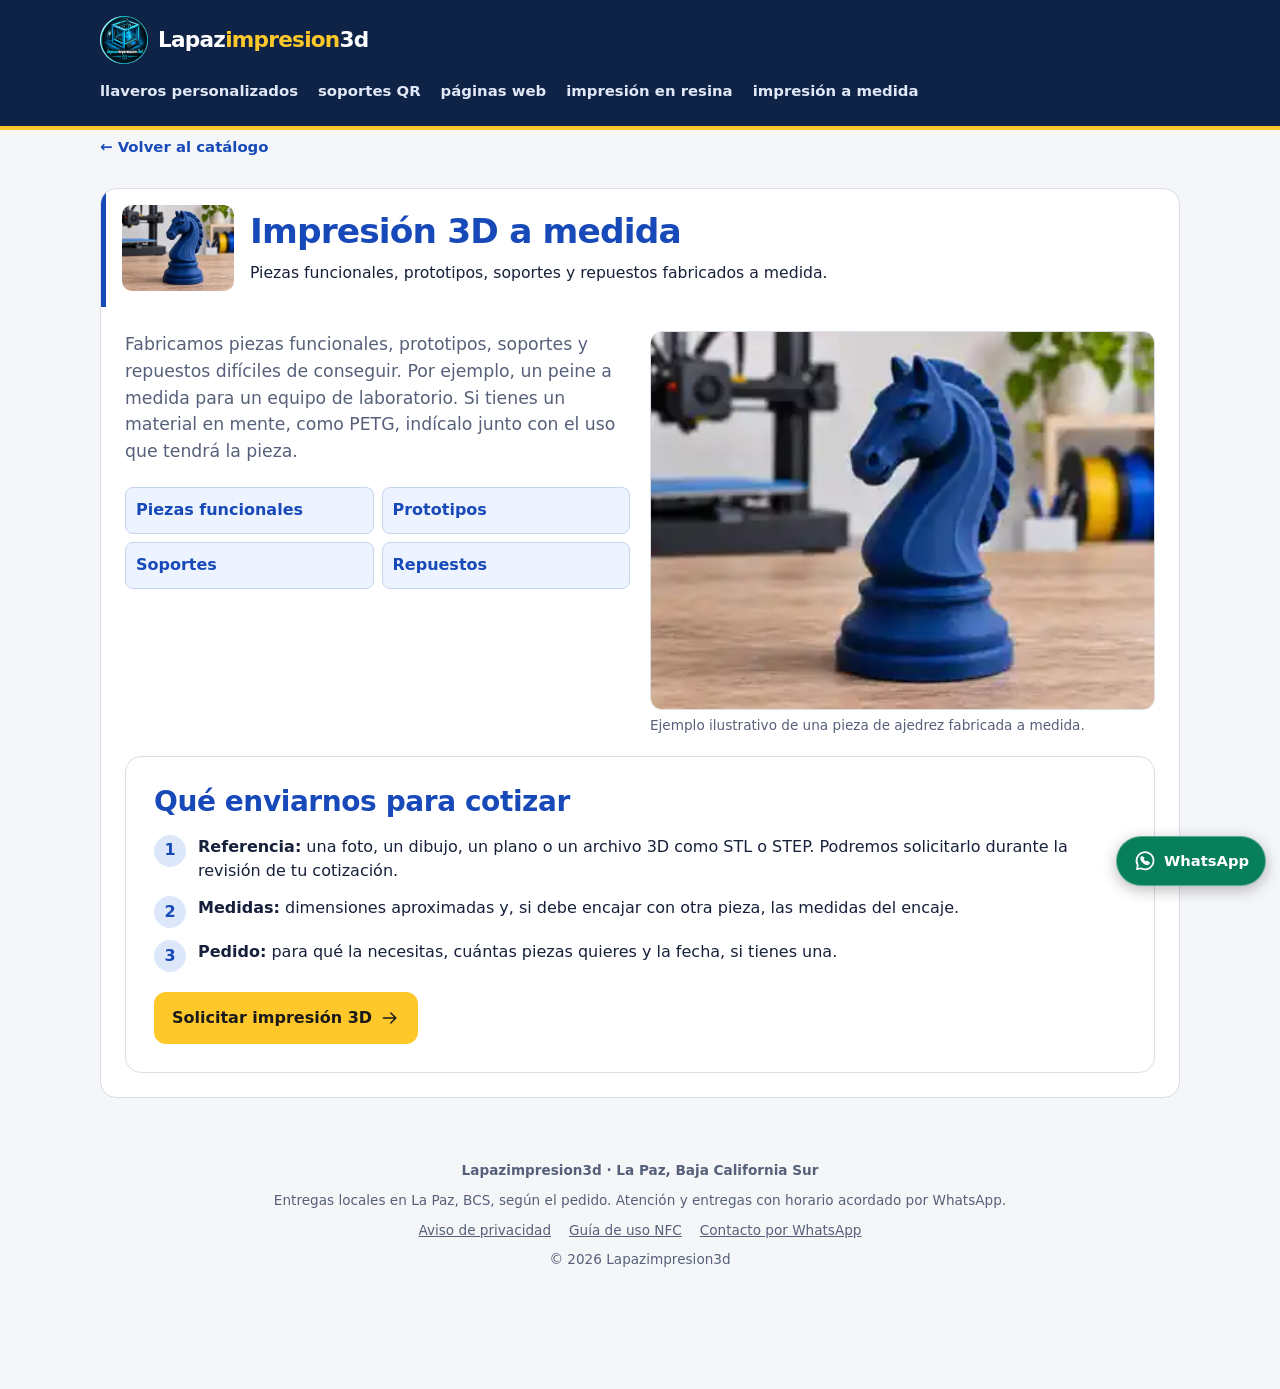
<file: public/impresion-3d-a-medida.html>
<!doctype html><html lang="es"><head><meta charset="utf-8"><meta name="viewport" content="width=device-width,initial-scale=1"><title>Impresión 3D a medida en La Paz, BCS · Lapazimpresion3d</title><meta name="description" content="Fabricación de prototipos, piezas funcionales, soportes y repuestos personalizados en impresión 3D. Consulta viabilidad y cotiza."><link rel="canonical" href="https://lapazimpresion3d.com/impresion-3d-a-medida.html"><link rel="icon" href="favicon.ico"><link rel="stylesheet" href="css/inicio.css?v=20261127-3"><link rel="stylesheet" href="css/soluciones-digitales.css?v=14"><link rel="stylesheet" href="css/catalogo-colapsable.css?v=16"><script type="application/ld+json">{"@context":"https://schema.org","@graph":[{"@type":"LocalBusiness","@id":"https://lapazimpresion3d.com/#negocio","name":"Lapazimpresion3d","url":"https://lapazimpresion3d.com/","image":"https://lapazimpresion3d.com/images/logo.png","telephone":"+52 612 199 2396","areaServed":{"@type":"City","name":"La Paz","containedInPlace":{"@type":"State","name":"Baja California Sur"}},"sameAs":["https://www.instagram.com/lapazimpresion3d/","https://www.facebook.com/profile.php?id=61587977253393"],"description":"Impresión 3D personalizada, llaveros, soportes QR y NFC, resina y páginas web para negocios en La Paz, Baja California Sur."},{"@type":"Service","@id":"https://lapazimpresion3d.com/impresion-3d-a-medida.html#servicio","name":"Impresión 3D a medida","serviceType":"Impresión 3D a medida","description":"Fabricación de piezas funcionales, prototipos, soportes y repuestos personalizados.","url":"https://lapazimpresion3d.com/impresion-3d-a-medida.html","provider":{"@id":"https://lapazimpresion3d.com/#negocio"},"areaServed":{"@type":"City","name":"La Paz","containedInPlace":{"@type":"State","name":"Baja California Sur"}}},{"@type":"WebPage","@id":"https://lapazimpresion3d.com/impresion-3d-a-medida.html#pagina","url":"https://lapazimpresion3d.com/impresion-3d-a-medida.html","name":"Impresión 3D a medida","inLanguage":"es-MX","mainEntity":{"@id":"https://lapazimpresion3d.com/impresion-3d-a-medida.html#servicio"}}]}</script>
<meta property="og:type" content="website">
<meta property="og:locale" content="es_MX">
<meta property="og:site_name" content="Lapazimpresion3d">
<meta property="og:title" content="Impresión 3D a medida en La Paz, BCS · Lapazimpresion3d">
<meta property="og:description" content="Fabricación de prototipos, piezas funcionales, soportes y repuestos personalizados en impresión 3D. Consulta viabilidad y cotiza.">
<meta property="og:image" content="https://lapazimpresion3d.com/images/ejemplo-pieza-ajedrez.webp">
<meta property="og:url" content="https://lapazimpresion3d.com/impresion-3d-a-medida.html">
<link rel="stylesheet" href="css/analytics-publico.css?v=1">
<script src="js/medicion.js?v=1" defer></script>
<script src="js/analytics-publico.js?v=1" defer></script>
</head><body class="inicio-catalogo pagina-servicio"><header class="cabecera"><div class="cabecera-interior"><a class="identidad" href="index.html"><img src="images/logo.png" width="48" height="48" alt=""><span class="marca">Lapaz<b>impresion</b>3d</span></a><nav aria-label="Servicios"><a href="llaveros-personalizados.html">llaveros personalizados</a><a href="soportes-qr.html">soportes QR</a><a href="paginas-web.html">páginas web</a><a href="impresion-resina.html">impresión en resina</a><a href="impresion-3d-a-medida.html">impresión a medida</a></nav></div></header><main class="envoltura"><a class="regreso" href="index.html#piezas-a-medida">← Volver al catálogo</a><section id="piezas-a-medida" class="servicio-colapsable" aria-labelledby="titulo-piezas">
      <div class="servicio-desplegable">
        <div class="servicio-resumen">
          <h1 id="titulo-piezas" tabindex="-1"><span class="servicio-miniatura" aria-hidden="true"><img src="images/ejemplo-pieza-ajedrez.webp" alt="" width="160" height="120" loading="lazy" decoding="async"></span><span class="servicio-identidad"><span class="servicio-titulo">Impresión 3D a medida</span><span class="servicio-descripcion">Piezas funcionales, prototipos, soportes y repuestos fabricados a medida.</span></span><span class="servicio-indicador" aria-hidden="true"></span></h1>
        </div>
        <div class="servicio-contenido">

      
      <div class="piezas-presentacion"><div><p class="introduccion">Fabricamos piezas funcionales, prototipos, soportes y repuestos difíciles de conseguir. Por ejemplo, un peine a medida para un equipo de laboratorio. Si tienes un material en mente, como PETG, indícalo junto con el uso que tendrá la pieza.</p><ul class="piezas-usos" aria-label="Tipos de piezas"><li>Piezas funcionales</li><li>Prototipos</li><li>Soportes</li><li>Repuestos</li></ul></div>
      <figure class="servicio-ejemplo"><img src="images/ejemplo-pieza-ajedrez.webp" alt="Imagen ilustrativa de un caballo de ajedrez azul impreso en 3D" width="320" height="240" loading="lazy" decoding="async"><figcaption>Ejemplo ilustrativo de una pieza de ajedrez fabricada a medida.</figcaption></figure></div>
      <div class="caja">
        <h3>Qué enviarnos para cotizar</h3>
        <ol class="pasos-cotizar">
          <li><div><strong>Referencia:</strong> una foto, un dibujo, un plano o un archivo 3D como STL o STEP. Podremos solicitarlo durante la revisión de tu cotización.</div></li>
          <li><div><strong>Medidas:</strong> dimensiones aproximadas y, si debe encajar con otra pieza, las medidas del encaje.</div></li>
          <li><div><strong>Pedido:</strong> para qué la necesitas, cuántas piezas quieres y la fecha, si tienes una.</div></li>
        </ol>
        <div class="acciones">
          <a class="accion accion-cotizar" href="cotizar-impresion.html?servicio=fdm_medida">Solicitar impresión 3D <svg class="icono" aria-hidden="true" focusable="false"><use href="images/iconos.svg#flecha"/></svg></a>
        </div>
      </div>
        </div>
      </div>
    </section></main><footer class="pie-comercial"><strong>Lapazimpresion3d · La Paz, Baja California Sur</strong><p>Entregas locales en La Paz, BCS, según el pedido. Atención y entregas con horario acordado por WhatsApp.</p><nav aria-label="Información y soporte"><a href="aviso-privacidad.html">Aviso de privacidad</a><a id="reprogramar-nfc" href="guia-nfc.html">Guía de uso NFC</a><a href="https://wa.me/526121992396">Contacto por WhatsApp</a></nav><p>© 2026 Lapazimpresion3d</p></footer><a class="whatsapp-flotante" href="https://wa.me/526121992396" aria-label="Contactar a Lapazimpresion3d por WhatsApp" target="_blank" rel="noopener noreferrer"><svg viewBox="0 0 24 24" width="24" height="24" fill="none" stroke="currentColor" stroke-width="1.7" aria-hidden="true"><path d="M20.5 11.8a8.5 8.5 0 0 1-12.6 7.5L4 20l.8-3.8A8.5 8.5 0 1 1 20.5 11.8Z"/><path stroke-linecap="round" d="M9 8c-2 1 0 4 1.7 5.5S15 16 16 14l-2-1.5-1.2 1c-1.6-.8-2.5-1.8-3-3.3L10.5 9 9 8Z"/></svg><span>WhatsApp</span></a></body></html>
</file>
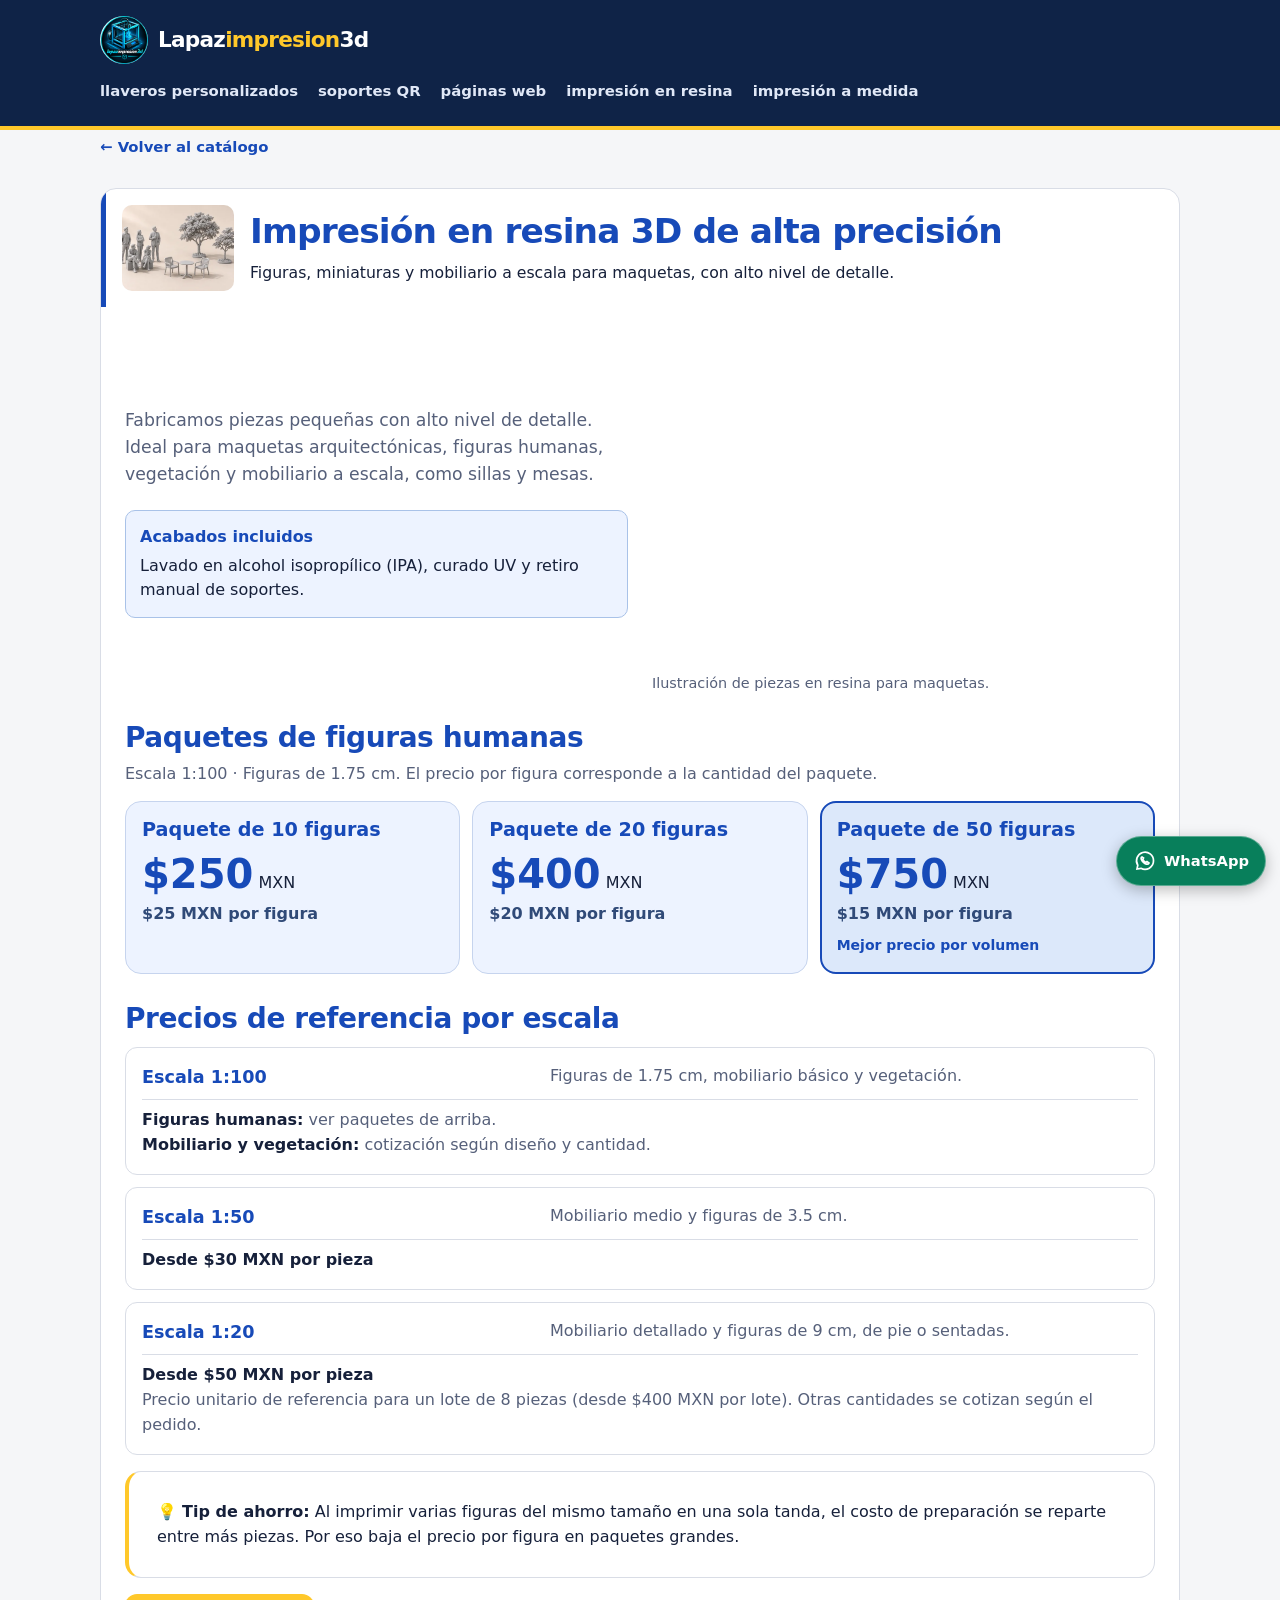
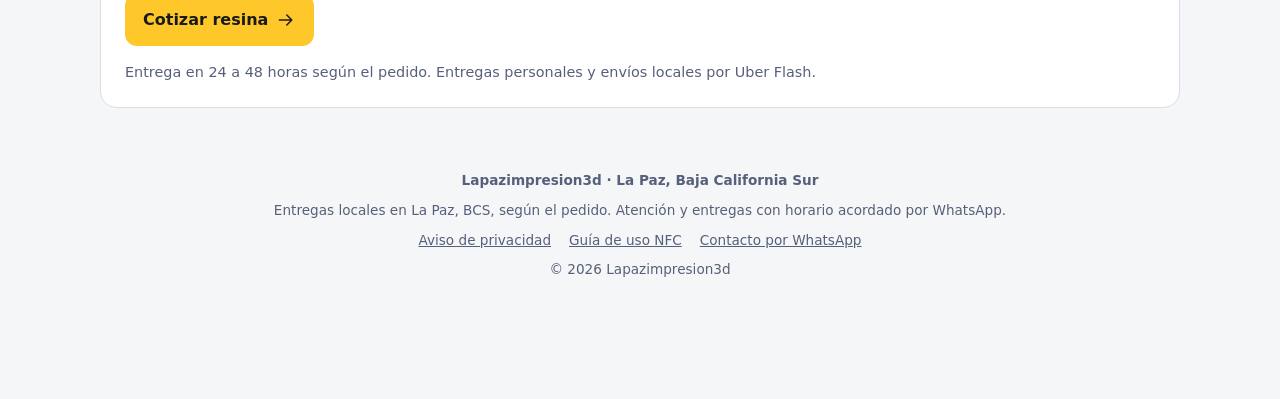
<file: public/impresion-resina.html>
<!doctype html><html lang="es"><head><meta charset="utf-8"><meta name="viewport" content="width=device-width,initial-scale=1"><title>Impresión 3D en resina en La Paz, BCS · Lapazimpresion3d</title><meta name="description" content="Figuras humanas, mobiliario y miniaturas de alta precisión para maquetas arquitectónicas en La Paz. Cotiza por escala y cantidad."><link rel="canonical" href="https://lapazimpresion3d.com/impresion-resina.html"><link rel="icon" href="favicon.ico"><link rel="stylesheet" href="css/inicio.css?v=20261127-3"><link rel="stylesheet" href="css/soluciones-digitales.css?v=14"><link rel="stylesheet" href="css/catalogo-colapsable.css?v=16"><script type="application/ld+json">{"@context":"https://schema.org","@graph":[{"@type":"LocalBusiness","@id":"https://lapazimpresion3d.com/#negocio","name":"Lapazimpresion3d","url":"https://lapazimpresion3d.com/","image":"https://lapazimpresion3d.com/images/logo.png","telephone":"+52 612 199 2396","areaServed":{"@type":"City","name":"La Paz","containedInPlace":{"@type":"State","name":"Baja California Sur"}},"sameAs":["https://www.instagram.com/lapazimpresion3d/","https://www.facebook.com/profile.php?id=61587977253393"],"description":"Impresión 3D personalizada, llaveros, soportes QR y NFC, resina y páginas web para negocios en La Paz, Baja California Sur."},{"@type":"Service","@id":"https://lapazimpresion3d.com/impresion-resina.html#servicio","name":"Impresión 3D en resina","serviceType":"Impresión 3D en resina","description":"Fabricación de figuras humanas, miniaturas, vegetación y mobiliario a escala para maquetas.","url":"https://lapazimpresion3d.com/impresion-resina.html","provider":{"@id":"https://lapazimpresion3d.com/#negocio"},"areaServed":{"@type":"City","name":"La Paz","containedInPlace":{"@type":"State","name":"Baja California Sur"}}},{"@type":"WebPage","@id":"https://lapazimpresion3d.com/impresion-resina.html#pagina","url":"https://lapazimpresion3d.com/impresion-resina.html","name":"Impresión 3D en resina","inLanguage":"es-MX","mainEntity":{"@id":"https://lapazimpresion3d.com/impresion-resina.html#servicio"}}]}</script>
<meta property="og:type" content="website">
<meta property="og:locale" content="es_MX">
<meta property="og:site_name" content="Lapazimpresion3d">
<meta property="og:title" content="Impresión 3D en resina en La Paz, BCS · Lapazimpresion3d">
<meta property="og:description" content="Figuras humanas, mobiliario y miniaturas de alta precisión para maquetas arquitectónicas en La Paz. Cotiza por escala y cantidad.">
<meta property="og:image" content="https://lapazimpresion3d.com/images/resina-maquetas.webp">
<meta property="og:url" content="https://lapazimpresion3d.com/impresion-resina.html">
<link rel="stylesheet" href="css/analytics-publico.css?v=1">
<script src="js/medicion.js?v=1" defer></script>
<script src="js/analytics-publico.js?v=1" defer></script>
</head><body class="inicio-catalogo pagina-servicio"><header class="cabecera"><div class="cabecera-interior"><a class="identidad" href="index.html"><img src="images/logo.png" width="48" height="48" alt=""><span class="marca">Lapaz<b>impresion</b>3d</span></a><nav aria-label="Servicios"><a href="llaveros-personalizados.html">llaveros personalizados</a><a href="soportes-qr.html">soportes QR</a><a href="paginas-web.html">páginas web</a><a href="impresion-resina.html">impresión en resina</a><a href="impresion-3d-a-medida.html">impresión a medida</a></nav></div></header><main class="envoltura"><a class="regreso" href="index.html#impresion-resina">← Volver al catálogo</a><section id="impresion-resina" class="servicio-colapsable" aria-labelledby="titulo-resina">
      <div class="servicio-desplegable">
        <div class="servicio-resumen">
          <h1 id="titulo-resina" tabindex="-1"><span class="servicio-miniatura" aria-hidden="true"><img src="images/resina-maquetas-480.webp" alt="" width="160" height="120" loading="lazy" decoding="async"></span><span class="servicio-identidad"><span class="servicio-titulo">Impresión en resina 3D de alta precisión</span><span class="servicio-descripcion">Figuras, miniaturas y mobiliario a escala para maquetas, con alto nivel de detalle.</span></span><span class="servicio-indicador" aria-hidden="true"></span></h1>
        </div>
        <div class="servicio-contenido">

      
      <div class="resina-presentacion">
        <div>
          <p class="introduccion">Fabricamos piezas pequeñas con alto nivel de detalle. Ideal para maquetas arquitectónicas, figuras humanas, vegetación y mobiliario a escala, como sillas y mesas.</p>
          <p class="resina-acabados"><strong>Acabados incluidos</strong> Lavado en alcohol isopropílico (IPA), curado UV y retiro manual de soportes.</p>
        </div>
        <figure>
          <img src="images/resina-maquetas.webp"
               srcset="images/resina-maquetas-480.webp 480w, images/resina-maquetas-768.webp 768w, images/resina-maquetas.webp 1080w"
               sizes="(max-width: 650px) calc(100vw - 36px), (max-width: 1116px) calc((100vw - 60px) / 2), 528px" width="1080" height="720" alt="Miniaturas de resina gris para maquetas: figuras humanas, sillas, una mesa y árboles" loading="lazy" decoding="async">
          <figcaption class="nota">Ilustración de piezas en resina para maquetas.</figcaption>
        </figure>
      </div>

      <h3>Paquetes de figuras humanas</h3>
      <p class="resina-escala-paquetes">Escala 1:100 · Figuras de 1.75 cm. El precio por figura corresponde a la cantidad del paquete.</p>
      <ul class="resina-paquetes">
        <li class="caja resina-paquete">
          <h4>Paquete de 10 figuras</h4>
          <p class="resina-precio"><strong>$250</strong> MXN</p>
          <p class="resina-unitario">$25 MXN por figura</p>
        </li>
        <li class="caja resina-paquete">
          <h4>Paquete de 20 figuras</h4>
          <p class="resina-precio"><strong>$400</strong> MXN</p>
          <p class="resina-unitario">$20 MXN por figura</p>
        </li>
        <li class="caja resina-paquete resina-paquete-destacado">
          <h4>Paquete de 50 figuras</h4>
          <p class="resina-precio"><strong>$750</strong> MXN</p>
          <p class="resina-unitario">$15 MXN por figura</p>
          <p class="resina-nota-volumen">Mejor precio por volumen</p>
        </li>
      </ul>

      <h3>Precios de referencia por escala</h3>
      <dl class="caja resina-escalas">
        <div>
          <dt>Escala 1:100</dt>
          <dd>Figuras de 1.75 cm, mobiliario básico y vegetación.</dd>
          <dd class="resina-desde"><strong>Figuras humanas:</strong> ver paquetes de arriba.<br><strong>Mobiliario y vegetación:</strong> cotización según diseño y cantidad.</dd>
        </div>
        <div>
          <dt>Escala 1:50</dt>
          <dd>Mobiliario medio y figuras de 3.5 cm.</dd>
          <dd class="resina-desde"><strong>Desde $30 MXN por pieza</strong></dd>
        </div>
        <div>
          <dt>Escala 1:20</dt>
          <dd>Mobiliario detallado y figuras de 9 cm, de pie o sentadas.</dd>
          <dd class="resina-desde"><strong>Desde $50 MXN por pieza</strong><br>Precio unitario de referencia para un lote de 8 piezas (desde $400 MXN por lote). Otras cantidades se cotizan según el pedido.</dd>
        </div>
      </dl>

      <p class="caja resina-ahorro"><span aria-hidden="true">💡</span> <strong>Tip de ahorro:</strong> Al imprimir varias figuras del mismo tamaño en una sola tanda, el costo de preparación se reparte entre más piezas. Por eso baja el precio por figura en paquetes grandes.</p>
      <div class="acciones">
        <a class="accion accion-cotizar" href="cotizar-impresion.html?servicio=resina">Cotizar resina <svg class="icono" aria-hidden="true" focusable="false"><use href="images/iconos.svg#flecha"/></svg></a>
      </div>
      <p class="nota">Entrega en 24 a 48 horas según el pedido. Entregas personales y envíos locales por Uber Flash.</p>
        </div>
      </div>
    </section></main><footer class="pie-comercial"><strong>Lapazimpresion3d · La Paz, Baja California Sur</strong><p>Entregas locales en La Paz, BCS, según el pedido. Atención y entregas con horario acordado por WhatsApp.</p><nav aria-label="Información y soporte"><a href="aviso-privacidad.html">Aviso de privacidad</a><a id="reprogramar-nfc" href="guia-nfc.html">Guía de uso NFC</a><a href="https://wa.me/526121992396">Contacto por WhatsApp</a></nav><p>© 2026 Lapazimpresion3d</p></footer><a class="whatsapp-flotante" href="https://wa.me/526121992396" aria-label="Contactar a Lapazimpresion3d por WhatsApp" target="_blank" rel="noopener noreferrer"><svg viewBox="0 0 24 24" width="24" height="24" fill="none" stroke="currentColor" stroke-width="1.7" aria-hidden="true"><path d="M20.5 11.8a8.5 8.5 0 0 1-12.6 7.5L4 20l.8-3.8A8.5 8.5 0 1 1 20.5 11.8Z"/><path stroke-linecap="round" d="M9 8c-2 1 0 4 1.7 5.5S15 16 16 14l-2-1.5-1.2 1c-1.6-.8-2.5-1.8-3-3.3L10.5 9 9 8Z"/></svg><span>WhatsApp</span></a></body></html>
</file>
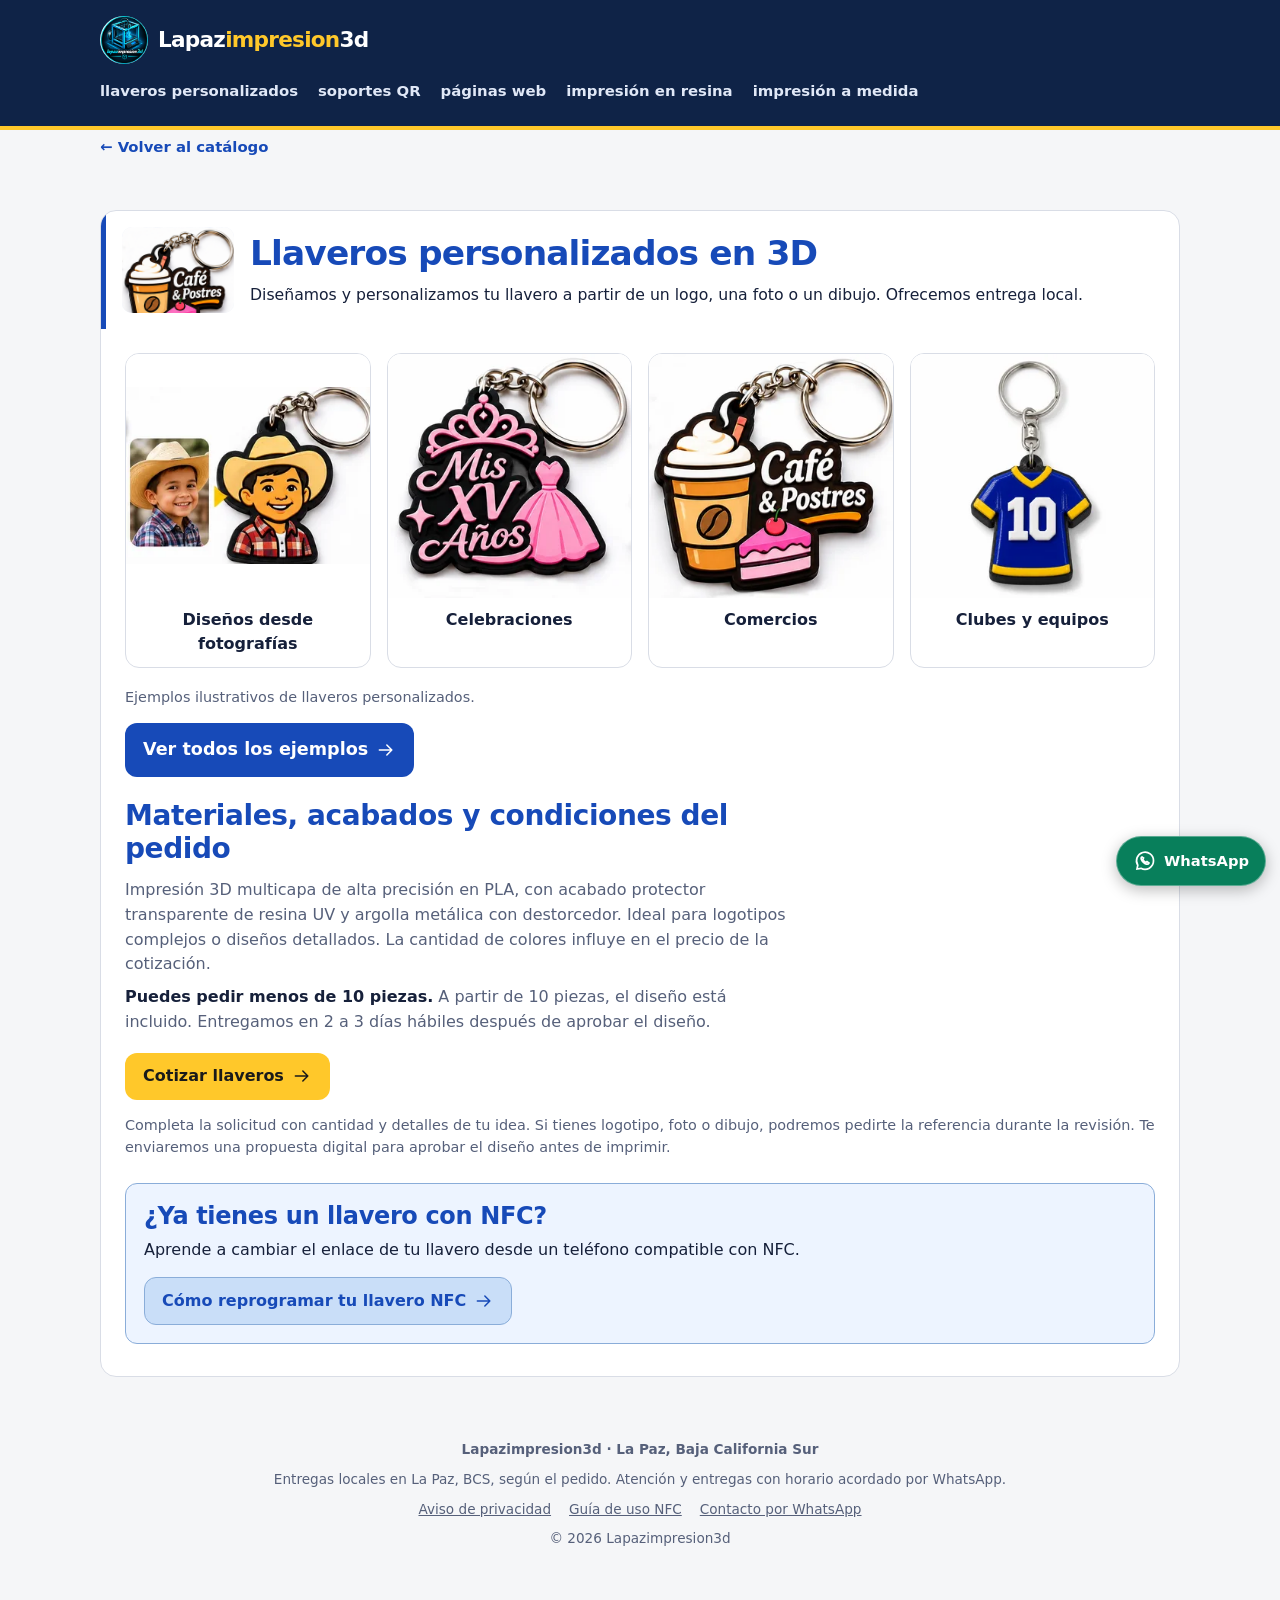
<file: public/llaveros-personalizados.html>
<!doctype html><html lang="es"><head><meta charset="utf-8"><meta name="viewport" content="width=device-width,initial-scale=1"><title>Llaveros personalizados en La Paz, BCS · Lapazimpresion3d</title><meta name="description" content="Llaveros impresos en 3D con tu logo, diseños para negocios y eventos, y chip NFC opcional. Solicita cotización en La Paz."><link rel="canonical" href="https://lapazimpresion3d.com/llaveros-personalizados.html"><link rel="icon" href="favicon.ico"><link rel="stylesheet" href="css/inicio.css?v=20261127-3"><link rel="stylesheet" href="css/soluciones-digitales.css?v=14"><link rel="stylesheet" href="css/catalogo-colapsable.css?v=16"><script type="application/ld+json">{"@context":"https://schema.org","@graph":[{"@type":"LocalBusiness","@id":"https://lapazimpresion3d.com/#negocio","name":"Lapazimpresion3d","url":"https://lapazimpresion3d.com/","image":"https://lapazimpresion3d.com/images/logo.png","telephone":"+52 612 199 2396","areaServed":{"@type":"City","name":"La Paz","containedInPlace":{"@type":"State","name":"Baja California Sur"}},"sameAs":["https://www.instagram.com/lapazimpresion3d/","https://www.facebook.com/profile.php?id=61587977253393"],"description":"Impresión 3D personalizada, llaveros, soportes QR y NFC, resina y páginas web para negocios en La Paz, Baja California Sur."},{"@type":"Service","@id":"https://lapazimpresion3d.com/llaveros-personalizados.html#servicio","name":"Llaveros personalizados impresos en 3D","serviceType":"Llaveros personalizados impresos en 3D","description":"Fabricación de llaveros personalizados con logotipos y diseños para negocios y eventos, con NFC opcional.","url":"https://lapazimpresion3d.com/llaveros-personalizados.html","provider":{"@id":"https://lapazimpresion3d.com/#negocio"},"areaServed":{"@type":"City","name":"La Paz","containedInPlace":{"@type":"State","name":"Baja California Sur"}}},{"@type":"WebPage","@id":"https://lapazimpresion3d.com/llaveros-personalizados.html#pagina","url":"https://lapazimpresion3d.com/llaveros-personalizados.html","name":"Llaveros personalizados impresos en 3D","inLanguage":"es-MX","mainEntity":{"@id":"https://lapazimpresion3d.com/llaveros-personalizados.html#servicio"}}]}</script>
<meta property="og:type" content="website">
<meta property="og:locale" content="es_MX">
<meta property="og:site_name" content="Lapazimpresion3d">
<meta property="og:title" content="Llaveros personalizados en La Paz, BCS · Lapazimpresion3d">
<meta property="og:description" content="Llaveros impresos en 3D con tu logo, diseños para negocios y eventos, y chip NFC opcional. Solicita cotización en La Paz.">
<meta property="og:image" content="https://lapazimpresion3d.com/images/ejemplo_cafe.webp">
<meta property="og:url" content="https://lapazimpresion3d.com/llaveros-personalizados.html">
<link rel="stylesheet" href="css/analytics-publico.css?v=1">
<script src="js/medicion.js?v=1" defer></script>
<script src="js/analytics-publico.js?v=1" defer></script>
</head><body class="inicio-catalogo pagina-servicio"><header class="cabecera"><div class="cabecera-interior"><a class="identidad" href="index.html"><img src="images/logo.png" width="48" height="48" alt=""><span class="marca">Lapaz<b>impresion</b>3d</span></a><nav aria-label="Servicios"><a href="llaveros-personalizados.html">llaveros personalizados</a><a href="soportes-qr.html">soportes QR</a><a href="paginas-web.html">páginas web</a><a href="impresion-resina.html">impresión en resina</a><a href="impresion-3d-a-medida.html">impresión a medida</a></nav></div></header><main class="envoltura"><a class="regreso" href="index.html#llaveros">← Volver al catálogo</a><section id="llaveros" class="servicio-colapsable" aria-labelledby="titulo-llaveros">
      <div class="servicio-desplegable">
        <div class="servicio-resumen">
          <h1 id="titulo-llaveros" tabindex="-1"><span class="servicio-miniatura" aria-hidden="true"><img src="images/ejemplo_cafe.webp" alt="" width="160" height="120" loading="lazy" decoding="async"></span><span class="servicio-identidad"><span class="servicio-titulo">Llaveros personalizados en 3D</span><span class="servicio-descripcion">Diseñamos y personalizamos tu llavero a partir de un logo, una foto o un dibujo. Ofrecemos entrega local.</span></span><span class="servicio-indicador" aria-hidden="true"></span></h1>
        </div>
        <div class="servicio-contenido">

      
      
      <div class="galeria-fotos">
        <figure class="ejemplo-foto">
          <img src="images/fotografia_1.webp"
               srcset="images/fotografia_1-192.webp 192w, images/fotografia_1-320.webp 320w, images/fotografia_1.webp 488w"
               sizes="(max-width: 650px) calc((100vw - 50px) / 2), (max-width: 1116px) calc((100vw - 80px) / 4), 256px" width="488" height="356" alt="Ejemplo de llavero personalizado: Diseños desde fotografías" loading="lazy" decoding="async">
          <figcaption>Diseños desde fotografías</figcaption>
        </figure>
        <figure class="ejemplo-foto">
          <img src="images/celebracion_1.webp"
               srcset="images/celebracion_1-192.webp 192w, images/celebracion_1-320.webp 320w, images/celebracion_1.webp 512w"
               sizes="(max-width: 650px) calc((100vw - 50px) / 2), (max-width: 1116px) calc((100vw - 80px) / 4), 256px" width="512" height="512" alt="Ejemplo de llavero personalizado: Celebraciones" loading="lazy" decoding="async">
          <figcaption>Celebraciones</figcaption>
        </figure>
        <figure class="ejemplo-foto">
          <img src="images/ejemplo_cafe.webp"
               srcset="images/ejemplo_cafe-192.webp 192w, images/ejemplo_cafe-320.webp 320w, images/ejemplo_cafe.webp 512w"
               sizes="(max-width: 650px) calc((100vw - 50px) / 2), (max-width: 1116px) calc((100vw - 80px) / 4), 256px" width="512" height="512" alt="Ejemplo de llavero personalizado: Logotipo para cafetería y postres" loading="lazy" decoding="async">
          <figcaption>Comercios</figcaption>
        </figure>
        <figure class="ejemplo-foto">
          <img src="images/clubes-equipos.webp"
               srcset="images/clubes-equipos-192.webp 192w, images/clubes-equipos-320.webp 320w, images/clubes-equipos.webp 640w"
               sizes="(max-width: 650px) calc((100vw - 50px) / 2), (max-width: 1116px) calc((100vw - 80px) / 4), 256px" width="640" height="640" alt="Llavero con forma de camiseta deportiva azul y amarilla con el número 10" loading="lazy" decoding="async">
          <figcaption>Clubes y equipos</figcaption>
        </figure>
      </div>
      <p class="nota">Ejemplos ilustrativos de llaveros personalizados.</p>
      <div class="acciones">
        <a class="accion accion-demo" href="ejemplos.html" style="min-height:54px;font-size:1.1rem;font-weight:800">Ver todos los ejemplos <svg class="icono" aria-hidden="true" focusable="false"><use href="images/iconos.svg#flecha"/></svg></a>
      </div>
      <div class="detalles-llaveros">
        <h3>Materiales, acabados y condiciones del pedido</h3>
        <p>Impresión 3D multicapa de alta precisión en PLA, con acabado protector transparente de resina UV y argolla metálica con destorcedor. Ideal para logotipos complejos o diseños detallados. La cantidad de colores influye en el precio de la cotización.</p>
        <p><strong>Puedes pedir menos de 10 piezas.</strong> A partir de 10 piezas, el diseño está incluido. Entregamos en 2 a 3 días hábiles después de aprobar el diseño.</p>
      </div>
      <div class="acciones">
        <a class="accion accion-cotizar" href="cotizar-impresion.html?servicio=llaveros">Cotizar llaveros <svg class="icono" aria-hidden="true" focusable="false"><use href="images/iconos.svg#flecha"/></svg></a>
      </div>
      <p class="nota" id="ayuda-cotizar-llaveros">Completa la solicitud con cantidad y detalles de tu idea. Si tienes logotipo, foto o dibujo, podremos pedirte la referencia durante la revisión. Te enviaremos una propuesta digital para aprobar el diseño antes de imprimir.</p>
      <aside aria-labelledby="titulo-ayuda-nfc" style="margin:24px 0 8px;padding:18px;border:1px solid #8aadd9;border-radius:12px;background:#edf4ff;color:#16203a">
        <h3 id="titulo-ayuda-nfc" style="margin:0 0 8px;font-size:clamp(1.25rem,3vw,1.5rem);font-weight:800;color:#174ab8">¿Ya tienes un llavero con NFC?</h3>
        <p style="margin:0 0 14px">Aprende a cambiar el enlace de tu llavero desde un teléfono compatible con NFC.</p>
        <div class="acciones"><a class="accion accion-panel" href="guia-nfc.html" style="min-height:48px">Cómo reprogramar tu llavero NFC <svg class="icono" aria-hidden="true" focusable="false"><use href="images/iconos.svg#flecha"/></svg></a></div>
      </aside>
        </div>
      </div>
    </section></main><footer class="pie-comercial"><strong>Lapazimpresion3d · La Paz, Baja California Sur</strong><p>Entregas locales en La Paz, BCS, según el pedido. Atención y entregas con horario acordado por WhatsApp.</p><nav aria-label="Información y soporte"><a href="aviso-privacidad.html">Aviso de privacidad</a><a id="reprogramar-nfc" href="guia-nfc.html">Guía de uso NFC</a><a href="https://wa.me/526121992396">Contacto por WhatsApp</a></nav><p>© 2026 Lapazimpresion3d</p></footer><a class="whatsapp-flotante" href="https://wa.me/526121992396" aria-label="Contactar a Lapazimpresion3d por WhatsApp" target="_blank" rel="noopener noreferrer"><svg viewBox="0 0 24 24" width="24" height="24" fill="none" stroke="currentColor" stroke-width="1.7" aria-hidden="true"><path d="M20.5 11.8a8.5 8.5 0 0 1-12.6 7.5L4 20l.8-3.8A8.5 8.5 0 1 1 20.5 11.8Z"/><path stroke-linecap="round" d="M9 8c-2 1 0 4 1.7 5.5S15 16 16 14l-2-1.5-1.2 1c-1.6-.8-2.5-1.8-3-3.3L10.5 9 9 8Z"/></svg><span>WhatsApp</span></a></body></html>
</file>
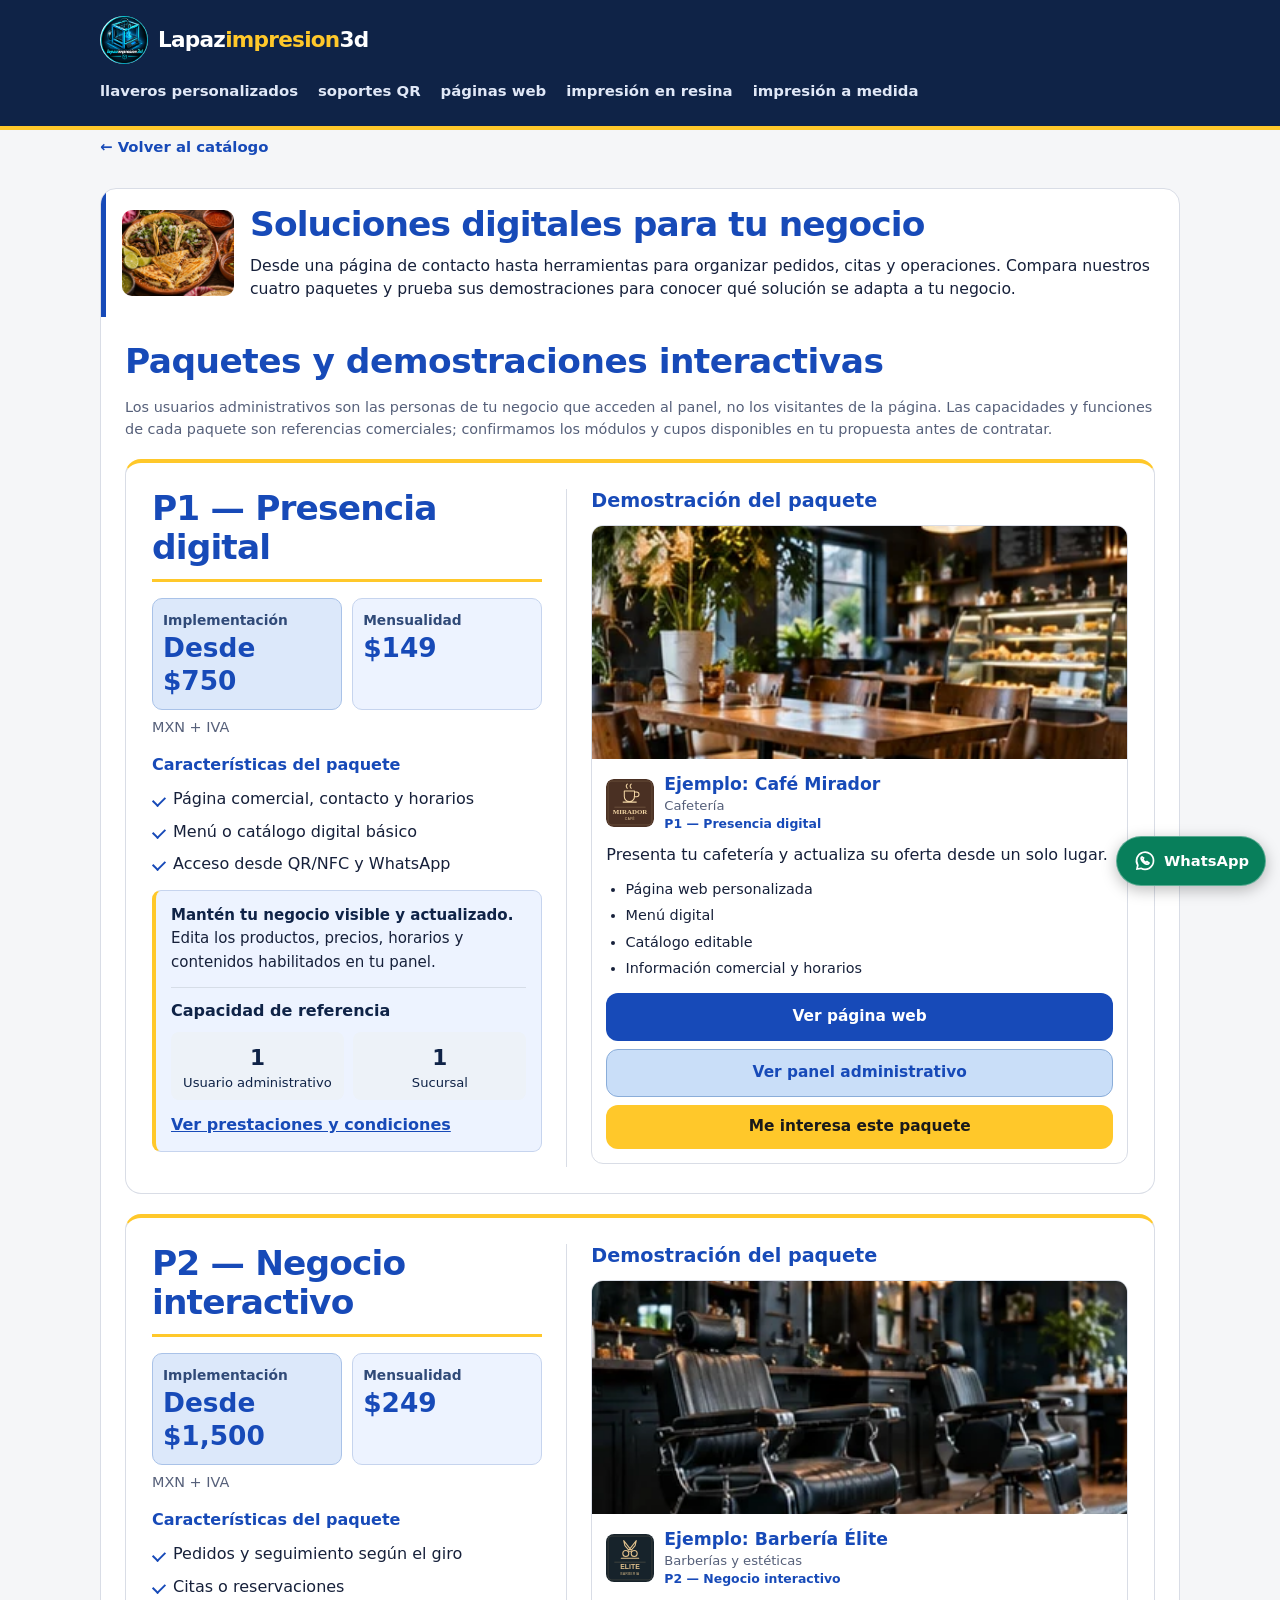
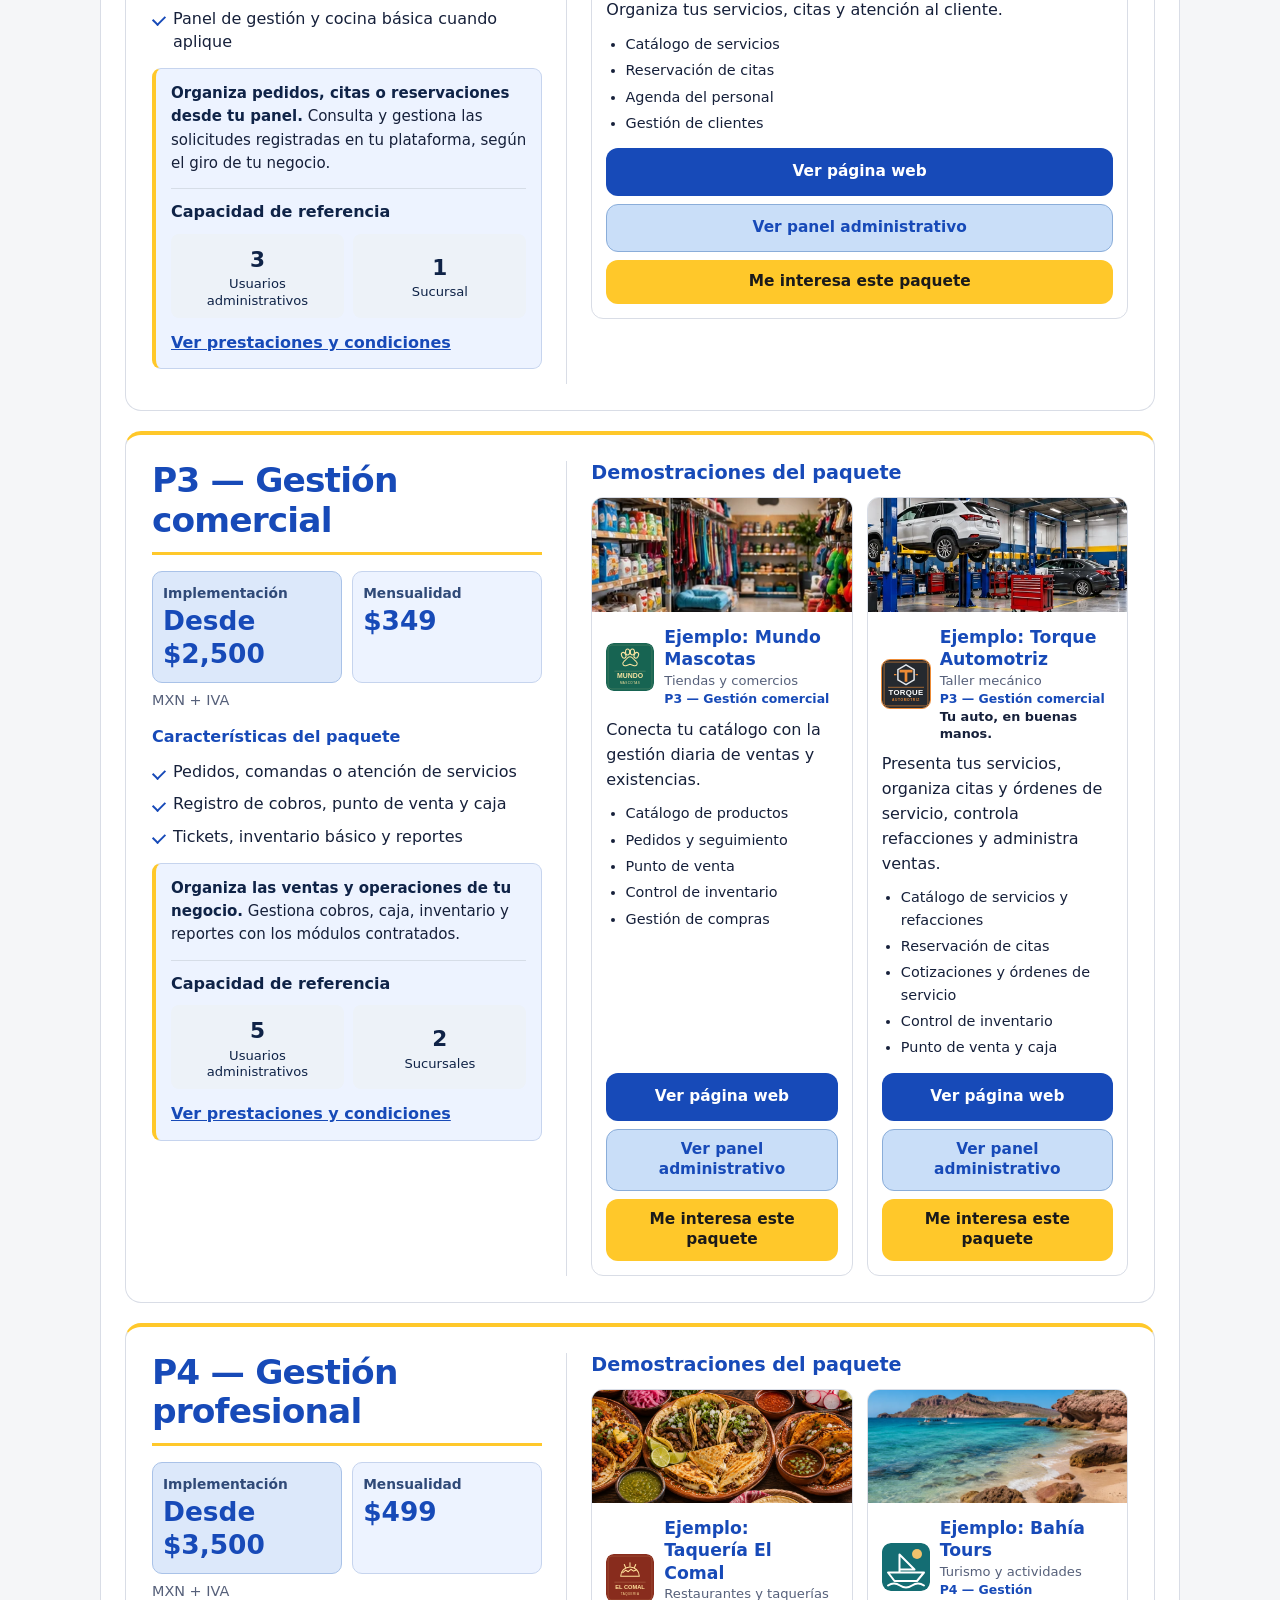
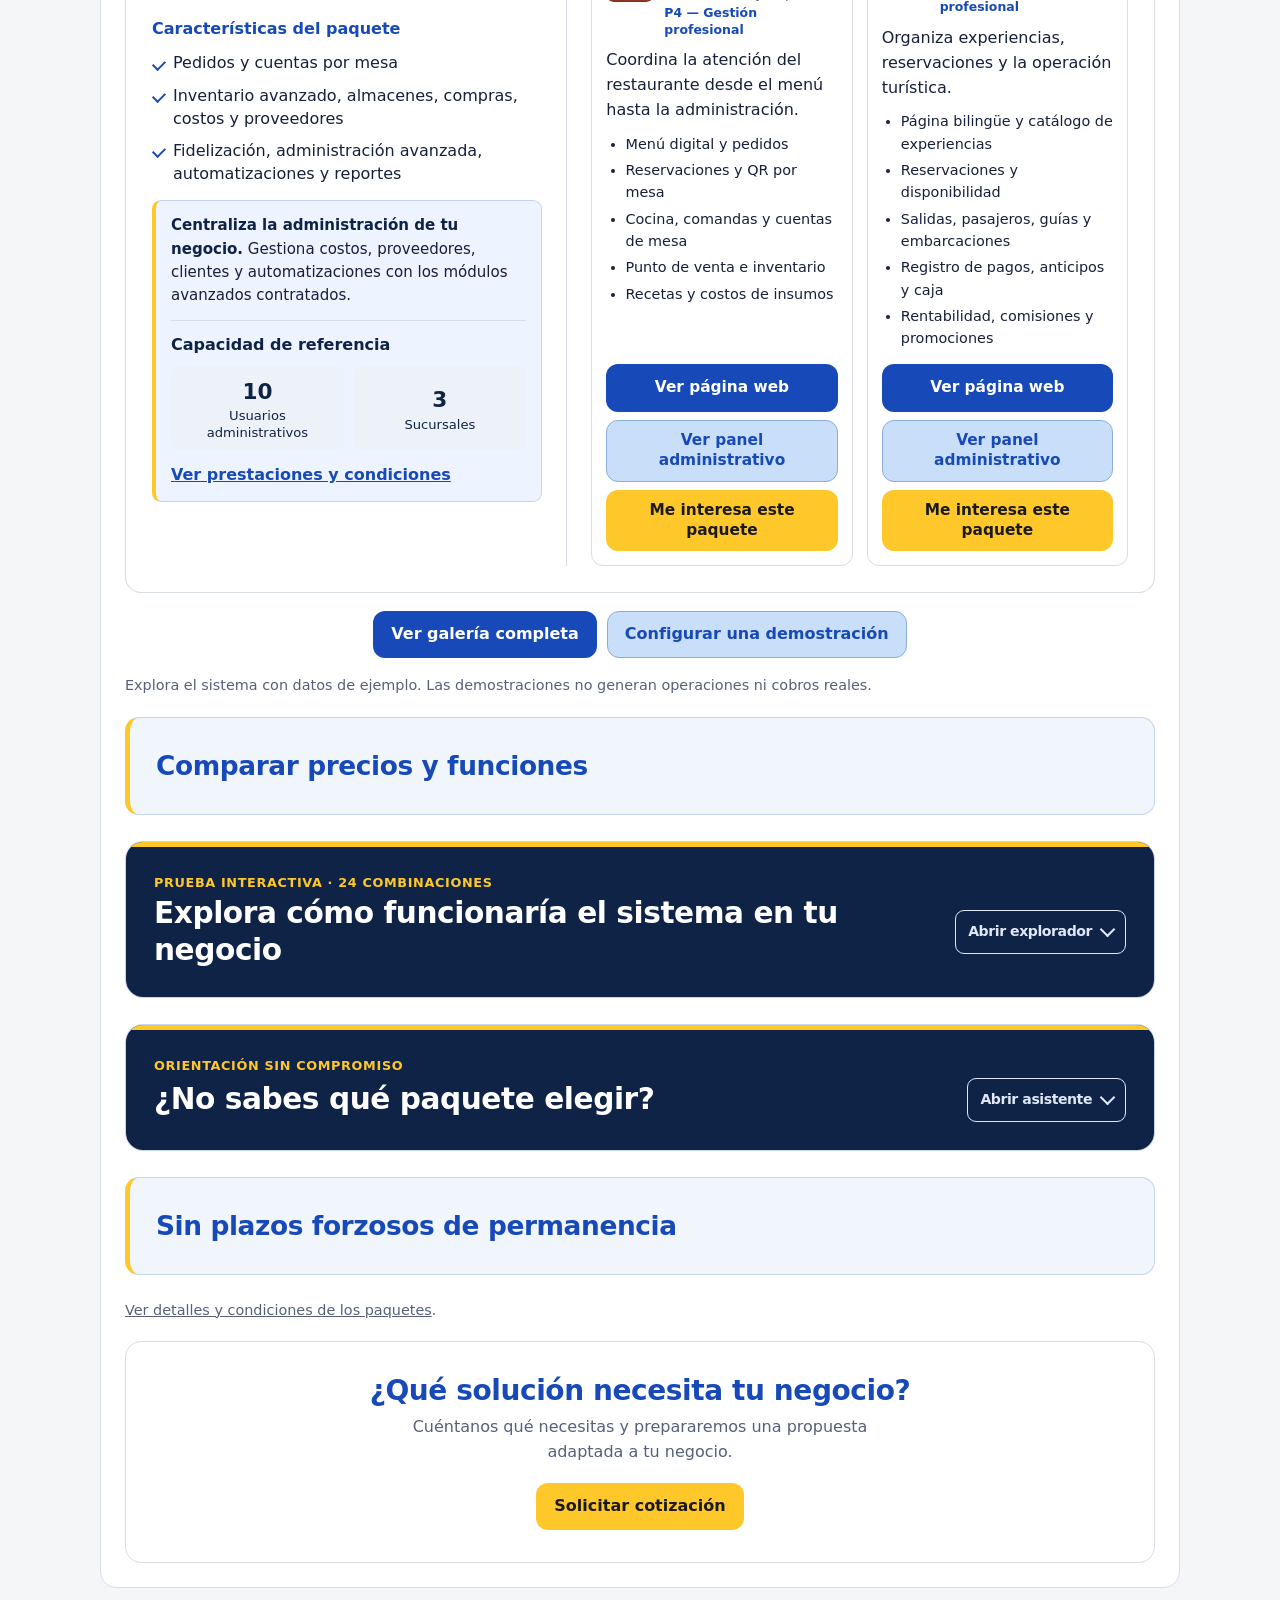
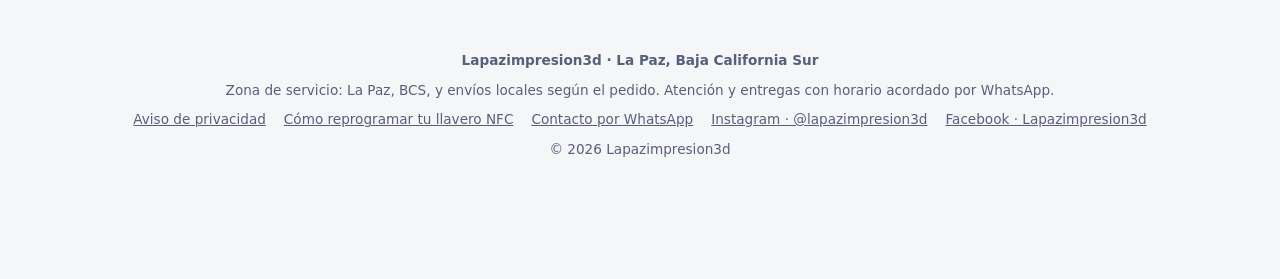
<file: public/paginas-web.html>
<!doctype html><html lang="es"><head><meta charset="utf-8"><meta name="viewport" content="width=device-width,initial-scale=1"><title>Páginas web y menús digitales en La Paz, BCS · Lapazimpresion3d</title><meta name="description" content="Páginas comerciales, menús digitales, catálogos y sistemas de pedidos o citas para negocios locales. Compara paquetes y solicita cotización."><link rel="canonical" href="https://lapazimpresion3d.com/paginas-web.html"><link rel="icon" href="favicon.ico"><link rel="stylesheet" href="css/inicio.css?v=20261127-3"><link rel="stylesheet" href="css/soluciones-digitales.css?v=21"><link rel="stylesheet" href="css/catalogo-colapsable.css?v=16"><script type="application/ld+json">{"@context":"https://schema.org","@graph":[{"@type":"LocalBusiness","@id":"https://lapazimpresion3d.com/#negocio","name":"Lapazimpresion3d","url":"https://lapazimpresion3d.com/","image":"https://lapazimpresion3d.com/images/logo.png","telephone":"+52 612 199 2396","areaServed":{"@type":"City","name":"La Paz","containedInPlace":{"@type":"State","name":"Baja California Sur","containedInPlace":{"@type":"Country","name":"México"}}},"sameAs":["https://www.instagram.com/lapazimpresion3d/","https://www.facebook.com/profile.php?id=61587977253393"],"description":"Impresión 3D personalizada, llaveros, soportes QR y NFC, resina y páginas web para negocios en La Paz, Baja California Sur.","address":{"@type":"PostalAddress","addressLocality":"La Paz","addressRegion":"Baja California Sur","addressCountry":"MX"}},{"@type":"Service","@id":"https://lapazimpresion3d.com/paginas-web.html#servicio","name":"Desarrollo de páginas web y soluciones digitales","serviceType":"Desarrollo de páginas web y soluciones digitales","description":"Páginas comerciales, menús digitales, catálogos, pedidos, citas y sistemas de gestión según el paquete contratado.","url":"https://lapazimpresion3d.com/paginas-web.html","provider":{"@id":"https://lapazimpresion3d.com/#negocio"},"areaServed":{"@type":"City","name":"La Paz","containedInPlace":{"@type":"State","name":"Baja California Sur"}}},{"@type":"WebPage","@id":"https://lapazimpresion3d.com/paginas-web.html#pagina","url":"https://lapazimpresion3d.com/paginas-web.html","name":"Desarrollo de páginas web y soluciones digitales","inLanguage":"es-MX","mainEntity":{"@id":"https://lapazimpresion3d.com/paginas-web.html#servicio"}}]}</script><script src="js/demos-config.js?v=7" defer></script><script src="js/orientacion-web.js?v=10" defer></script><script src="js/soluciones-digitales.js?v=13" defer></script><script src="js/asistente-web.js?v=1" defer></script><script src="js/catalogo-colapsable.js?v=2" defer></script>  <meta property="og:title" content="Páginas web y menús digitales en La Paz, BCS · Lapazimpresion3d">
  <meta property="og:description" content="Páginas comerciales, menús digitales, catálogos y sistemas de pedidos o citas para negocios locales. Compara paquetes y solicita cotización.">
  <meta property="og:image" content="https://lapazimpresion3d.com/images/portada-impresion-3d.webp">
  <meta property="og:url" content="https://lapazimpresion3d.com/paginas-web.html">

<meta property="og:type" content="website">
<meta property="og:locale" content="es_MX">
<meta property="og:site_name" content="Lapazimpresion3d">
<link rel="stylesheet" href="css/analytics-publico.css?v=1">
<script src="js/medicion.js?v=1" defer></script>
<script src="js/analytics-publico.js?v=1" defer></script>
</head><body class="inicio-catalogo pagina-servicio"><header class="cabecera"><div class="cabecera-interior"><a class="identidad" href="index.html"><img src="images/logo.png" width="48" height="48" alt=""><span class="marca">Lapaz<b>impresion</b>3d</span></a><nav aria-label="Servicios"><a href="llaveros-personalizados.html">llaveros personalizados</a><a href="soportes-qr.html">soportes QR</a><a href="paginas-web.html">páginas web</a><a href="impresion-resina.html">impresión en resina</a><a href="impresion-3d-a-medida.html">impresión a medida</a></nav></div></header><main class="envoltura"><a class="regreso" href="index.html#paginas-web">← Volver al catálogo</a><section id="paginas-web" class="servicio-colapsable" aria-labelledby="titulo-web">
      <div class="servicio-desplegable">
        <div class="servicio-resumen">
          <h1 id="titulo-web" tabindex="-1"><span class="servicio-miniatura" aria-hidden="true"><img src="images/demos/taqueria-el-comal-portada.webp" alt="" width="160" height="120" loading="lazy" decoding="async"></span><span class="servicio-identidad"><span class="servicio-titulo">Soluciones digitales para tu negocio</span><span class="servicio-descripcion">Desde una página de contacto hasta herramientas para organizar pedidos, citas y operaciones. Compara nuestros cuatro paquetes y prueba sus demostraciones para conocer qué solución se adapta a tu negocio.</span></span><span class="servicio-indicador" aria-hidden="true"></span></h1>
        </div>
        <div class="servicio-contenido">

      
      
      <h3 id="titulo-escaparate-demos">Paquetes y demostraciones interactivas</h3>
      <p class="nota" id="aviso-revision-demos" hidden>Modo de revisión técnica.</p>
      <p class="nota capacidad-general">Los usuarios administrativos son las personas de tu negocio que acceden al panel, no los visitantes de la página. Las capacidades y funciones de cada paquete son referencias comerciales; confirmamos los módulos y cupos disponibles en tu propuesta antes de contratar.</p>
      <div class="planes-digitales planes-integrados" aria-label="Comparación de paquetes digitales y sus demostraciones">
        <article class="caja plan-digital plan-integrado" data-plan="presencia-digital">
          <div class="plan-informacion"><h3>P1 — Presencia digital</h3>
          
          <dl class="plan-precios"><div><dt>Implementación</dt><dd>Desde $750</dd></div><div><dt>Mensualidad</dt><dd>$149</dd></div></dl>
          <p class="nota">MXN + IVA</p>
          <p class="plan-subtitulo">Características del paquete</p>
          <ul><li>Página comercial, contacto y horarios</li><li>Menú o catálogo digital básico</li><li>Acceso desde QR/NFC y WhatsApp</li></ul><div class="valor-mensual-plan"><p class="beneficio-paquete"><strong>Mantén tu negocio visible y actualizado.</strong> Edita los productos, precios, horarios y contenidos habilitados en tu panel.</p><div class="capacidad-ficha"><strong>Capacidad de referencia</strong><dl class="capacidad-cupos"><div><dt>Usuario administrativo</dt><dd>1</dd></div><div><dt>Sucursal</dt><dd>1</dd></div></dl></div><a href="paquetes-web.html#presencia-digital">Ver prestaciones y condiciones</a></div>
          </div>
          <div class="plan-demostraciones">
            <h4>Demostración del paquete</h4>
            <div class="ejemplos-integrados"><div class="tarjeta-demo ejemplo-integrado" data-negocio="cafe-mirador" data-paquete="p1"><img class="demo-portada" src="images/demos/cafe-mirador-portada.webp" alt="" loading="lazy" decoding="async"><div class="demo-cuerpo"><div class="demo-identidad"><img class="demo-logo" src="images/demos/cafe-mirador-logo.svg" alt="" width="64" height="64" loading="lazy" decoding="async"><div><p class="demo-ejemplo">Ejemplo: Café Mirador</p><p class="nota">Cafetería</p><p class="demo-plan">P1 — Presencia digital</p></div></div><p>Presenta tu cafetería y actualiza su oferta desde un solo lugar.</p><ul><li>Página web personalizada</li><li>Menú digital</li><li>Catálogo editable</li><li>Información comercial y horarios</li></ul><div class="acciones demo-botones"><a class="accion accion-demo" data-vista="cliente" href="https://demos.lapazimpresion3d.com/cafe-mirador?plan=p1" rel="noopener noreferrer">Ver página web</a><a class="accion accion-panel" data-vista="panel" href="https://demos.lapazimpresion3d.com/cafe-mirador/panel?plan=p1" rel="noopener noreferrer">Ver panel administrativo</a><a class="accion accion-cotizar" href="cotizacion-web.html?paquete=presencia-digital&amp;giro=cafeteria#precios-paquetes">Me interesa este paquete</a></div></div></div></div>
            
          </div>
        </article>
<article class="caja plan-digital plan-integrado" data-plan="negocio-interactivo">
          <div class="plan-informacion"><h3>P2 — Negocio interactivo</h3>
          
          <dl class="plan-precios"><div><dt>Implementación</dt><dd>Desde $1,500</dd></div><div><dt>Mensualidad</dt><dd>$249</dd></div></dl>
          <p class="nota">MXN + IVA</p>
          <p class="plan-subtitulo">Características del paquete</p>
          <ul><li>Pedidos y seguimiento según el giro</li><li>Citas o reservaciones</li><li>Panel de gestión y cocina básica cuando aplique</li></ul><div class="valor-mensual-plan"><p class="beneficio-paquete"><strong>Organiza pedidos, citas o reservaciones desde tu panel.</strong> Consulta y gestiona las solicitudes registradas en tu plataforma, según el giro de tu negocio.</p><div class="capacidad-ficha"><strong>Capacidad de referencia</strong><dl class="capacidad-cupos"><div><dt>Usuarios administrativos</dt><dd>3</dd></div><div><dt>Sucursal</dt><dd>1</dd></div></dl></div><a href="paquetes-web.html#negocio-interactivo">Ver prestaciones y condiciones</a></div>
          </div>
          <div class="plan-demostraciones">
            <h4>Demostración del paquete</h4>
            <div class="ejemplos-integrados"><div class="tarjeta-demo ejemplo-integrado" data-negocio="barberia-elite" data-paquete="p2"><img class="demo-portada" src="images/demos/barberia-elite-portada.webp" alt="" loading="lazy" decoding="async"><div class="demo-cuerpo"><div class="demo-identidad"><img class="demo-logo" src="images/demos/barberia-elite-logo.svg" alt="" width="64" height="64" loading="lazy" decoding="async"><div><p class="demo-ejemplo">Ejemplo: Barbería Élite</p><p class="nota">Barberías y estéticas</p><p class="demo-plan">P2 — Negocio interactivo</p></div></div><p>Organiza tus servicios, citas y atención al cliente.</p><ul><li>Catálogo de servicios</li><li>Reservación de citas</li><li>Agenda del personal</li><li>Gestión de clientes</li></ul><div class="acciones demo-botones"><a class="accion accion-demo" data-vista="cliente" href="https://demos.lapazimpresion3d.com/barberia-elite?plan=p2" rel="noopener noreferrer">Ver página web</a><a class="accion accion-panel" data-vista="panel" href="https://demos.lapazimpresion3d.com/barberia-elite/panel?plan=p2" rel="noopener noreferrer">Ver panel administrativo</a><a class="accion accion-cotizar" href="cotizacion-web.html?paquete=negocio-interactivo&amp;giro=barberia#precios-paquetes">Me interesa este paquete</a></div></div></div></div>
            
          </div>
        </article>
        <article class="caja plan-digital plan-integrado" data-plan="gestion-comercial">
          <div class="plan-informacion"><h3>P3 — Gestión comercial</h3>
          
          <dl class="plan-precios"><div><dt>Implementación</dt><dd>Desde $2,500</dd></div><div><dt>Mensualidad</dt><dd>$349</dd></div></dl>
          <p class="nota">MXN + IVA</p>
          <p class="plan-subtitulo">Características del paquete</p>
          <ul><li>Pedidos, comandas o atención de servicios</li><li>Registro de cobros, punto de venta y caja</li><li>Tickets, inventario básico y reportes</li></ul><div class="valor-mensual-plan"><p class="beneficio-paquete"><strong>Organiza las ventas y operaciones de tu negocio.</strong> Gestiona cobros, caja, inventario y reportes con los módulos contratados.</p><div class="capacidad-ficha"><strong>Capacidad de referencia</strong><dl class="capacidad-cupos"><div><dt>Usuarios administrativos</dt><dd>5</dd></div><div><dt>Sucursales</dt><dd>2</dd></div></dl></div><a href="paquetes-web.html#gestion-comercial">Ver prestaciones y condiciones</a></div>
          </div>
          <div class="plan-demostraciones">
            <h4>Demostraciones del paquete</h4>
            <div class="ejemplos-integrados ejemplos-dobles"><div class="tarjeta-demo ejemplo-integrado" data-negocio="mundo-mascotas" data-paquete="p3"><img class="demo-portada" src="images/demos/mundo-mascotas-portada.webp" alt="" loading="lazy" decoding="async"><div class="demo-cuerpo"><div class="demo-identidad"><img class="demo-logo" src="images/demos/mundo-mascotas-logo.svg" alt="" width="64" height="64" loading="lazy" decoding="async"><div><p class="demo-ejemplo">Ejemplo: Mundo Mascotas</p><p class="nota">Tiendas y comercios</p><p class="demo-plan">P3 — Gestión comercial</p></div></div><p>Conecta tu catálogo con la gestión diaria de ventas y existencias.</p><ul><li>Catálogo de productos</li><li>Pedidos y seguimiento</li><li>Punto de venta</li><li>Control de inventario</li><li>Gestión de compras</li></ul><div class="acciones demo-botones"><a class="accion accion-demo" data-vista="cliente" href="https://demos.lapazimpresion3d.com/mundo-mascotas?plan=p3" rel="noopener noreferrer">Ver página web</a><a class="accion accion-panel" data-vista="panel" href="https://demos.lapazimpresion3d.com/mundo-mascotas/panel?plan=p3" rel="noopener noreferrer">Ver panel administrativo</a><a class="accion accion-cotizar" href="cotizacion-web.html?paquete=gestion-comercial&amp;giro=mascotas#precios-paquetes">Me interesa este paquete</a></div></div></div>
<div class="tarjeta-demo ejemplo-integrado" data-negocio="torque-automotriz" data-paquete="p3"><img class="demo-portada" src="images/demos/auto-servicio-bahia-portada.webp" alt="" loading="lazy" decoding="async"><div class="demo-cuerpo"><div class="demo-identidad"><img class="demo-logo" src="images/demos/auto-servicio-bahia-logo.svg?v=torque1" alt="" width="64" height="64" loading="lazy" decoding="async"><div><p class="demo-ejemplo">Ejemplo: Torque Automotriz</p><p class="nota">Taller mecánico</p><p class="demo-plan">P3 — Gestión comercial</p><p class="demo-lema">Tu auto, en buenas manos.</p></div></div><p>Presenta tus servicios, organiza citas y órdenes de servicio, controla refacciones y administra ventas.</p><ul><li>Catálogo de servicios y refacciones</li><li>Reservación de citas</li><li>Cotizaciones y órdenes de servicio</li><li>Control de inventario</li><li>Punto de venta y caja</li></ul><div class="acciones demo-botones"><a class="accion accion-demo" data-vista="cliente" href="https://demos.lapazimpresion3d.com/torque-automotriz?plan=p3" rel="noopener noreferrer">Ver página web</a><a class="accion accion-panel" data-vista="panel" href="https://demos.lapazimpresion3d.com/torque-automotriz/panel?plan=p3" rel="noopener noreferrer">Ver panel administrativo</a><a class="accion accion-cotizar" href="cotizacion-web.html?paquete=gestion-comercial&amp;giro=taller#precios-paquetes">Me interesa este paquete</a></div></div></div></div>
            
          </div>
        </article>
        <article class="caja plan-digital plan-integrado" data-plan="gestion-profesional">
          <div class="plan-informacion"><h3>P4 — Gestión profesional</h3>
          
          <dl class="plan-precios"><div><dt>Implementación</dt><dd>Desde $3,500</dd></div><div><dt>Mensualidad</dt><dd>$499</dd></div></dl>
          <p class="nota">MXN + IVA</p>
          <p class="plan-subtitulo">Características del paquete</p>
          <ul><li>Pedidos y cuentas por mesa</li><li>Inventario avanzado, almacenes, compras, costos y proveedores</li><li>Fidelización, administración avanzada, automatizaciones y reportes</li></ul><div class="valor-mensual-plan"><p class="beneficio-paquete"><strong>Centraliza la administración de tu negocio.</strong> Gestiona costos, proveedores, clientes y automatizaciones con los módulos avanzados contratados.</p><div class="capacidad-ficha"><strong>Capacidad de referencia</strong><dl class="capacidad-cupos"><div><dt>Usuarios administrativos</dt><dd>10</dd></div><div><dt>Sucursales</dt><dd>3</dd></div></dl></div><a href="paquetes-web.html#gestion-profesional">Ver prestaciones y condiciones</a></div>
          </div>
          <div class="plan-demostraciones">
            <h4>Demostraciones del paquete</h4>
            <div class="ejemplos-integrados ejemplos-dobles"><div class="tarjeta-demo ejemplo-integrado" data-negocio="taqueria-el-comal" data-paquete="p4"><img class="demo-portada" src="images/demos/taqueria-el-comal-portada.webp" alt="" loading="lazy" decoding="async"><div class="demo-cuerpo"><div class="demo-identidad"><img class="demo-logo" src="images/demos/taqueria-el-comal-logo.svg" alt="" width="64" height="64" loading="lazy" decoding="async"><div><p class="demo-ejemplo">Ejemplo: Taquería El Comal</p><p class="nota">Restaurantes y taquerías</p><p class="demo-plan">P4 — Gestión profesional</p></div></div><p>Coordina la atención del restaurante desde el menú hasta la administración.</p><ul><li>Menú digital y pedidos</li><li>Reservaciones y QR por mesa</li><li>Cocina, comandas y cuentas de mesa</li><li>Punto de venta e inventario</li><li>Recetas y costos de insumos</li></ul><div class="acciones demo-botones"><a class="accion accion-demo" data-vista="cliente" href="https://demos.lapazimpresion3d.com/taqueria-el-comal?plan=p4" rel="noopener noreferrer">Ver página web</a><a class="accion accion-panel" data-vista="panel" href="https://demos.lapazimpresion3d.com/taqueria-el-comal/panel?plan=p4" rel="noopener noreferrer">Ver panel administrativo</a><a class="accion accion-cotizar" href="cotizacion-web.html?paquete=gestion-profesional&amp;giro=restaurante#precios-paquetes">Me interesa este paquete</a></div></div></div>
<div class="tarjeta-demo ejemplo-integrado" data-negocio="bahia-tours" data-paquete="p4"><img class="demo-portada" src="images/demos/bahia-tours-portada.webp" alt="" loading="lazy" decoding="async"><div class="demo-cuerpo"><div class="demo-identidad"><img class="demo-logo" src="images/demos/bahia-tours-logo.svg" alt="" width="64" height="64" loading="lazy" decoding="async"><div><p class="demo-ejemplo">Ejemplo: Bahía Tours</p><p class="nota">Turismo y actividades</p><p class="demo-plan">P4 — Gestión profesional</p></div></div><p>Organiza experiencias, reservaciones y la operación turística.</p><ul><li>Página bilingüe y catálogo de experiencias</li><li>Reservaciones y disponibilidad</li><li>Salidas, pasajeros, guías y embarcaciones</li><li>Registro de pagos, anticipos y caja</li><li>Rentabilidad, comisiones y promociones</li></ul><div class="acciones demo-botones"><a class="accion accion-demo" data-vista="cliente" href="https://demos.lapazimpresion3d.com/bahia-tours?plan=p4" rel="noopener noreferrer">Ver página web</a><a class="accion accion-panel" data-vista="panel" href="https://demos.lapazimpresion3d.com/bahia-tours/panel?plan=p4" rel="noopener noreferrer">Ver panel administrativo</a><a class="accion accion-cotizar" href="cotizacion-web.html?paquete=gestion-profesional&amp;giro=turismo#precios-paquetes">Me interesa este paquete</a></div></div></div></div>
            
          </div>
        </article>


      </div>
      
      
      <div class="acciones demos-generales"><a class="accion accion-demo" href="https://demos.lapazimpresion3d.com/">Ver galería completa</a><a class="accion accion-panel" href="https://demos.lapazimpresion3d.com/demostraciones/configurar/">Configurar una demostración</a></div>
      <p class="nota">Explora el sistema con datos de ejemplo. Las demostraciones no generan operaciones ni cobros reales.</p>
      <details class="ventajas-suscripcion comparativa-publica" aria-labelledby="titulo-comparativa-paquetes">
        <summary class="ventajas-resumen"><h3 id="titulo-comparativa-paquetes">Comparar precios y funciones</h3><span class="servicio-indicador" aria-hidden="true"></span></summary>
        <div class="comparativa-lectura">
          <dl class="comparativa-precios-lista">
            <div><dt>P1 — Presencia digital</dt><dd>Implementación desde <strong>$750</strong> · Mensualidad <strong>$149</strong></dd></div>
            <div><dt>P2 — Negocio interactivo</dt><dd>Implementación desde <strong>$1,500</strong> · Mensualidad <strong>$249</strong></dd></div>
            <div><dt>P3 — Gestión comercial</dt><dd>Implementación desde <strong>$2,500</strong> · Mensualidad <strong>$349</strong></dd></div>
            <div><dt>P4 — Gestión profesional</dt><dd>Implementación desde <strong>$3,500</strong> · Mensualidad <strong>$499</strong></dd></div>
          </dl>
          <h4>Funciones por nivel</h4>
          <dl class="comparativa-precios-lista">
            <div><dt>P1, P2, P3 y P4</dt><dd>Página, menú o catálogo y WhatsApp.</dd></div>
            <div><dt>P2, P3 y P4</dt><dd>Pedidos o citas y panel privado.</dd></div>
            <div><dt>P3 y P4</dt><dd>Caja, tickets e inventario básico.</dd></div>
            <div><dt>P4</dt><dd>Inventario avanzado, costos, proveedores y automatizaciones.</dd></div>
          </dl>
          <p class="nota">MXN + IVA. La implementación incluye configuración inicial, identidad y módulos estándar del paquete. El precio final depende del volumen de contenido, personalizaciones y funciones acordadas. Dominio propio, productos físicos y servicios adicionales se cotizan aparte.</p>
        </div>
      </details>
      <details class="caja explorar-demos destacar-selector asistente-paquetes" id="selector-demos" aria-labelledby="titulo-selector-demos" style="box-shadow:none">
        <summary class="asistente-cabecera">
          <h3 id="titulo-selector-demos"><span class="asistente-sobrelinea">PRUEBA INTERACTIVA · 24 COMBINACIONES</span><span class="asistente-titulo">Explora cómo funcionaría el sistema en tu negocio</span><span class="asistente-abrir" aria-hidden="true"><span class="asistente-abrir-texto">Abrir explorador</span><span class="asistente-cerrar-texto">Cerrar explorador</span></span></h3>
        </summary>
        <div class="selector-contenido">
<p class="selector-intro">Selecciona un tipo de negocio y el paquete que te interesa. Explora su página web, descubre las herramientas administrativas disponibles y compara las opciones antes de contratar.</p>
<div id="demo-controles" hidden>
<fieldset class="demo-grupo"><legend><b class="selector-numero" aria-hidden="true">1</b> Elige tu giro comercial</legend><div class="demo-negocios-grid"><label class="demo-opcion negocio-opcion"><input type="radio" name="explorador-negocio" value="cafe-mirador" checked><span class="demo-opcion-contenido"><img src="images/demos/cafe-mirador-portada.webp" alt="" loading="lazy" decoding="async"><span class="demo-opcion-texto"><strong>Café Mirador</strong><small>Cafetería</small></span></span></label>
<label class="demo-opcion negocio-opcion"><input type="radio" name="explorador-negocio" value="barberia-elite"><span class="demo-opcion-contenido"><img src="images/demos/barberia-elite-portada.webp" alt="" loading="lazy" decoding="async"><span class="demo-opcion-texto"><strong>Barbería Élite</strong><small>Barbería</small></span></span></label>
<label class="demo-opcion negocio-opcion"><input type="radio" name="explorador-negocio" value="mundo-mascotas"><span class="demo-opcion-contenido"><img src="images/demos/mundo-mascotas-portada.webp" alt="" loading="lazy" decoding="async"><span class="demo-opcion-texto"><strong>Mundo Mascotas</strong><small>Tienda de mascotas</small></span></span></label>
<label class="demo-opcion negocio-opcion"><input type="radio" name="explorador-negocio" value="torque-automotriz"><span class="demo-opcion-contenido"><img src="images/demos/auto-servicio-bahia-portada.webp" alt="" loading="lazy" decoding="async"><span class="demo-opcion-texto"><strong>Torque Automotriz</strong><small>Taller mecánico</small></span></span></label>
<label class="demo-opcion negocio-opcion"><input type="radio" name="explorador-negocio" value="taqueria-el-comal"><span class="demo-opcion-contenido"><img src="images/demos/taqueria-el-comal-portada.webp" alt="" loading="lazy" decoding="async"><span class="demo-opcion-texto"><strong>Taquería El Comal</strong><small>Restaurante</small></span></span></label>
<label class="demo-opcion negocio-opcion"><input type="radio" name="explorador-negocio" value="bahia-tours"><span class="demo-opcion-contenido"><img src="images/demos/bahia-tours-portada.webp" alt="" loading="lazy" decoding="async"><span class="demo-opcion-texto"><strong>Bahía Tours</strong><small>Turismo</small></span></span></label></div></fieldset>
<fieldset class="demo-grupo"><legend><b class="selector-numero" aria-hidden="true">2</b> Elige cualquier paquete</legend><div class="demo-paquetes-grid"><label class="demo-opcion paquete-opcion"><input type="radio" name="explorador-paquete" value="p1" checked><span class="demo-opcion-contenido"><strong>P1 — Presencia digital</strong><small>Página comercial, información del negocio y catálogo.</small></span></label>
<label class="demo-opcion paquete-opcion"><input type="radio" name="explorador-paquete" value="p2"><span class="demo-opcion-contenido"><strong>P2 — Negocio interactivo</strong><small>Interacción con clientes mediante pedidos, citas o reservaciones, según el giro.</small></span></label>
<label class="demo-opcion paquete-opcion"><input type="radio" name="explorador-paquete" value="p3"><span class="demo-opcion-contenido"><strong>P3 — Gestión comercial</strong><small>Herramientas de operación interna y gestión comercial, según el giro.</small></span></label>
<label class="demo-opcion paquete-opcion"><input type="radio" name="explorador-paquete" value="p4"><span class="demo-opcion-contenido"><strong>P4 — Gestión profesional</strong><small>Administración avanzada y herramientas especializadas según la actividad.</small></span></label></div></fieldset>
<input type="hidden" id="demo-giro" value="cafe-mirador"><input type="hidden" id="demo-paquete" value="p1">
<div class="selector-eleccion demo-resumen" aria-live="polite" aria-atomic="true">
<img id="demo-resumen-foto" class="demo-resumen-foto" src="images/demos/cafe-mirador-portada.webp" alt="" loading="lazy">
<div class="demo-resumen-info"><div class="demo-identidad"><img id="demo-resumen-logo" class="demo-logo" src="images/demos/cafe-mirador-logo.svg" alt="" width="48" height="48"><div><p class="selector-eleccion-titulo">Tu demostración seleccionada</p><p id="demo-combinacion">Café Mirador</p><p id="demo-resumen-giro">Cafetería</p></div></div><p id="demo-resumen-plan"></p><p id="demo-resultado"></p><p id="demo-resumen-precio"></p></div></div>
<p class="selector-paso-final"><b class="selector-numero" aria-hidden="true">3</b> Explora la combinación seleccionada</p>
<div class="acciones acciones-selector-demo"><a id="demo-seleccionada" class="accion accion-principal-demo accion-demo" rel="noopener noreferrer" hidden>Explorar página web</a><a id="demo-panel" class="accion accion-panel" target="_blank" rel="noopener noreferrer" hidden>Explorar panel administrativo</a><a id="demo-cotizar" class="accion accion-cotizar" hidden>Me interesa este paquete</a></div>
<p class="demo-enlaces-extra"><a id="demo-comparar" href="https://demos.lapazimpresion3d.com/demostraciones/configurar/" target="_blank" rel="noopener noreferrer">Comparar todas las funcionalidades</a> · <a href="https://demos.lapazimpresion3d.com/">Explorar todas las demostraciones</a></p>
</div>
<noscript><p class="nota">Abre los ejemplos de arriba o el <a href="https://demos.lapazimpresion3d.com/demostraciones/configurar/">configurador general</a>.</p></noscript>
</div></details>
      <details id="asistente-paquetes" class="caja asistente-paquetes" aria-labelledby="titulo-asistente-paquetes">
        <summary class="asistente-cabecera">
          <h3 id="titulo-asistente-paquetes"><span class="asistente-sobrelinea">ORIENTACIÓN SIN COMPROMISO</span><span class="asistente-titulo">¿No sabes qué paquete elegir?</span><span class="asistente-abrir" aria-hidden="true"><span class="asistente-abrir-texto">Abrir asistente</span><span class="asistente-cerrar-texto">Cerrar asistente</span></span></h3>
        </summary>
        <div class="asistente-contenido">
        <p class="asistente-intro">Elige tu tipo de negocio y las funciones que necesitas. Te recomendamos el paquete de menor precio que las cubre.</p>
        <div id="asistente-controles" hidden>
          <label class="asistente-giro" for="asistente-giro"><strong><span class="selector-numero" aria-hidden="true">1</span> Elige tu giro comercial</strong><select id="asistente-giro"><option value="">Selecciona tu giro</option><option value="restaurante">Restaurante / taquería</option><option value="cafeteria">Cafetería</option><option value="barberia">Barbería / estética</option><option value="mascotas">Tienda de mascotas</option><option value="comercio">Comercio / tienda</option><option value="servicios">Servicios profesionales</option><option value="taller">Taller / servicios automotrices</option><option value="turismo">Turismo y actividades</option><option value="otro">Otro giro</option></select></label>
          <fieldset class="asistente-objetivos"><legend><span class="selector-numero" aria-hidden="true">2</span> ¿Qué te gustaría hacer con tu página?</legend>
            <p class="nota">Marca solo lo que necesitas. La presentación del negocio, contacto y horarios ya se consideran como punto de partida.</p>
            <div class="asistente-opciones">
              <label><input type="checkbox" name="necesidad-web" value="catalogo"><span>Mostrar mi menú, productos o servicios</span></label>
              <label><input type="checkbox" name="necesidad-web" value="whatsapp"><span>Recibir consultas o pedidos por WhatsApp</span></label>
              <label><input type="checkbox" name="necesidad-web" value="pedidos"><span>Recibir y dar seguimiento a pedidos en la página</span></label>
              <label><input type="checkbox" name="necesidad-web" value="entregas"><span>Organizar pedidos para recoger o a domicilio</span></label>
              <label><input type="checkbox" name="necesidad-web" value="mesas"><span>Recibir pedidos desde las mesas y organizar cocina</span></label>
              <label><input type="checkbox" name="necesidad-web" value="agenda"><span>Organizar citas o reservaciones</span></label>
              <label><input type="checkbox" name="necesidad-web" value="turismo"><span>Gestionar reservaciones de tours o actividades</span></label>
              <label><input type="checkbox" name="necesidad-web" value="pos"><span>Registrar ventas, caja y tickets</span></label>
              <label><input type="checkbox" name="necesidad-web" value="inventario"><span>Controlar existencias de productos</span></label>
              <label><input type="checkbox" name="necesidad-web" value="costos"><span>Controlar inventario avanzado, costos y proveedores</span></label>
              <label><input type="checkbox" name="necesidad-web" value="automatizar"><span>Automatizar tareas o consultar reportes avanzados</span></label>
              <label><input type="checkbox" name="necesidad-web" value="tarjeta"><span>Integrar pagos en línea con tarjeta (cotización adicional)</span></label>
            </div>
          </fieldset>
          <div id="asistente-recomendacion" class="asistente-recomendacion" hidden>
            <p class="asistente-sobrelinea"><span class="selector-numero" aria-hidden="true">3</span> TU PAQUETE RECOMENDADO</p>
            <h4 id="asistente-nombre"></h4><p id="asistente-precio"></p>
            <details><summary>Ver las funciones seleccionadas</summary><ul id="asistente-funciones"></ul></details>
            <p id="asistente-extra" class="nota" hidden>La integración de pagos en línea con tarjeta se cotiza por separado.</p>
            <p class="nota">El alcance y el precio final se confirman en tu propuesta.</p>
            <div class="acciones"><a id="asistente-cotizar" class="accion accion-cotizar" href="cotizacion-web.html">Personalizar y solicitar cotización</a><button id="asistente-limpiar" type="button" class="accion secundaria">Empezar de nuevo</button></div>
          </div>
          <p id="asistente-aviso" class="nota" role="status" aria-live="polite">Elige tu giro para obtener una recomendación.</p>
        </div>
        <noscript><p><a href="cotizacion-web.html">Configura tu paquete en la cotización</a>.</p></noscript>
        </div>
      </details>
      <details class="ventajas-suscripcion" aria-labelledby="titulo-sin-permanencia">
        <summary class="ventajas-resumen"><h3 id="titulo-sin-permanencia">Sin plazos forzosos de permanencia</h3><span class="servicio-indicador" aria-hidden="true"></span></summary>
        <p style="margin-top:14px">La implementación cubre el diseño y la configuración inicial. La mensualidad te permite utilizar una plataforma digital con herramientas de gestión, alojamiento, seguridad, respaldos según el módulo, mantenimiento y actualizaciones generales aplicables. Administra tú mismo la información y las operaciones habilitadas; te apoyamos cuando lo necesites. Tú decides cuánto tiempo continuar.</p>
        <ul class="ventajas-suscripcion-lista">
          <li><strong>Sin plazos forzosos</strong><span>Libertad para continuar o cancelar futuras mensualidades sin penalización por permanencia.</span></li>
          <li><strong>Desde $149 MXN al mes + IVA</strong><span>Una inversión accesible para digitalizar tu negocio.</span></li>
          <li><strong>Alojamiento y mantenimiento incluidos</strong><span>Nos encargamos de la operación técnica según el alcance contratado.</span></li><li><strong>Autonomía para tu negocio</strong><span>Utiliza las herramientas de edición y gestión habilitadas sin pagar por cada cambio que realices tú mismo.</span></li><li><strong>Mejoras de la plataforma</strong><span>Actualizaciones generales compatibles con las funciones contratadas, sin costo adicional de implementación; las nuevas funciones especiales se cotizan aparte.</span></li>
        </ul>
      </details>
      <p class="nota"><a href="cotizacion-web.html#condiciones-paquetes">Ver detalles y condiciones de los paquetes</a>.</p>
      <div class="caja cierre-cotizacion-web">
        <h3>¿Qué solución necesita tu negocio?</h3>
        <p>Cuéntanos qué necesitas y prepararemos una propuesta adaptada a tu negocio.</p>
        <div class="acciones"><a class="accion accion-cotizar" href="cotizacion-web.html">Solicitar cotización</a></div>
      </div>
        </div>
      </div>
    </section></main><footer class="pie-comercial"><strong>Lapazimpresion3d · La Paz, Baja California Sur</strong><p>Zona de servicio: La Paz, BCS, y envíos locales según el pedido. Atención y entregas con horario acordado por WhatsApp.</p><nav aria-label="Información y soporte"><a href="aviso-privacidad.html">Aviso de privacidad</a><a id="reprogramar-nfc" href="guia-nfc.html">Cómo reprogramar tu llavero NFC</a><a href="https://wa.me/526121992396">Contacto por WhatsApp</a><a href="https://www.instagram.com/lapazimpresion3d/" target="_blank" rel="noopener noreferrer">Instagram · @lapazimpresion3d</a><a href="https://www.facebook.com/profile.php?id=61587977253393" target="_blank" rel="noopener noreferrer">Facebook · Lapazimpresion3d</a></nav><p>© 2026 Lapazimpresion3d</p></footer><a class="whatsapp-flotante" href="https://wa.me/526121992396" aria-label="Contactar a Lapazimpresion3d por WhatsApp" target="_blank" rel="noopener noreferrer"><svg viewBox="0 0 24 24" width="24" height="24" fill="none" stroke="currentColor" stroke-width="1.7" aria-hidden="true"><path d="M20.5 11.8a8.5 8.5 0 0 1-12.6 7.5L4 20l.8-3.8A8.5 8.5 0 1 1 20.5 11.8Z"/><path stroke-linecap="round" d="M9 8c-2 1 0 4 1.7 5.5S15 16 16 14l-2-1.5-1.2 1c-1.6-.8-2.5-1.8-3-3.3L10.5 9 9 8Z"/></svg><span>WhatsApp</span></a></body></html>
</file>
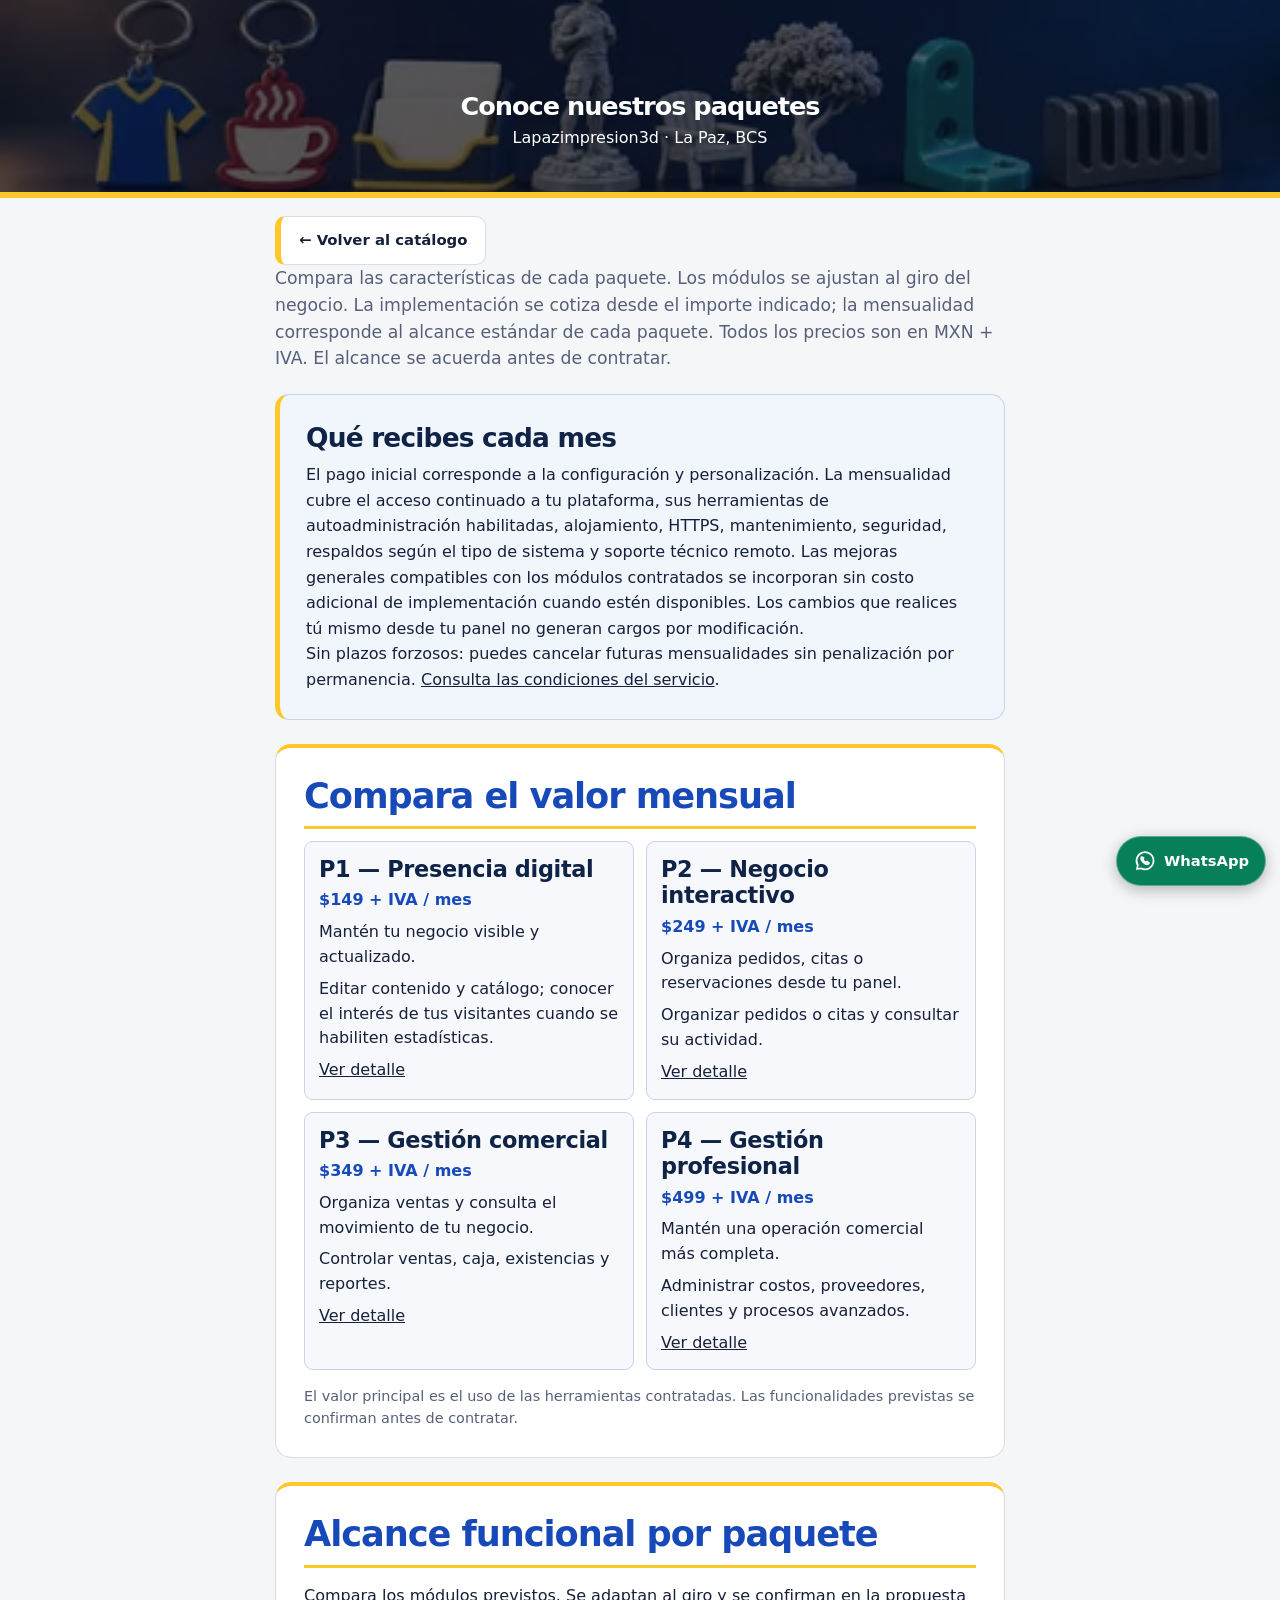
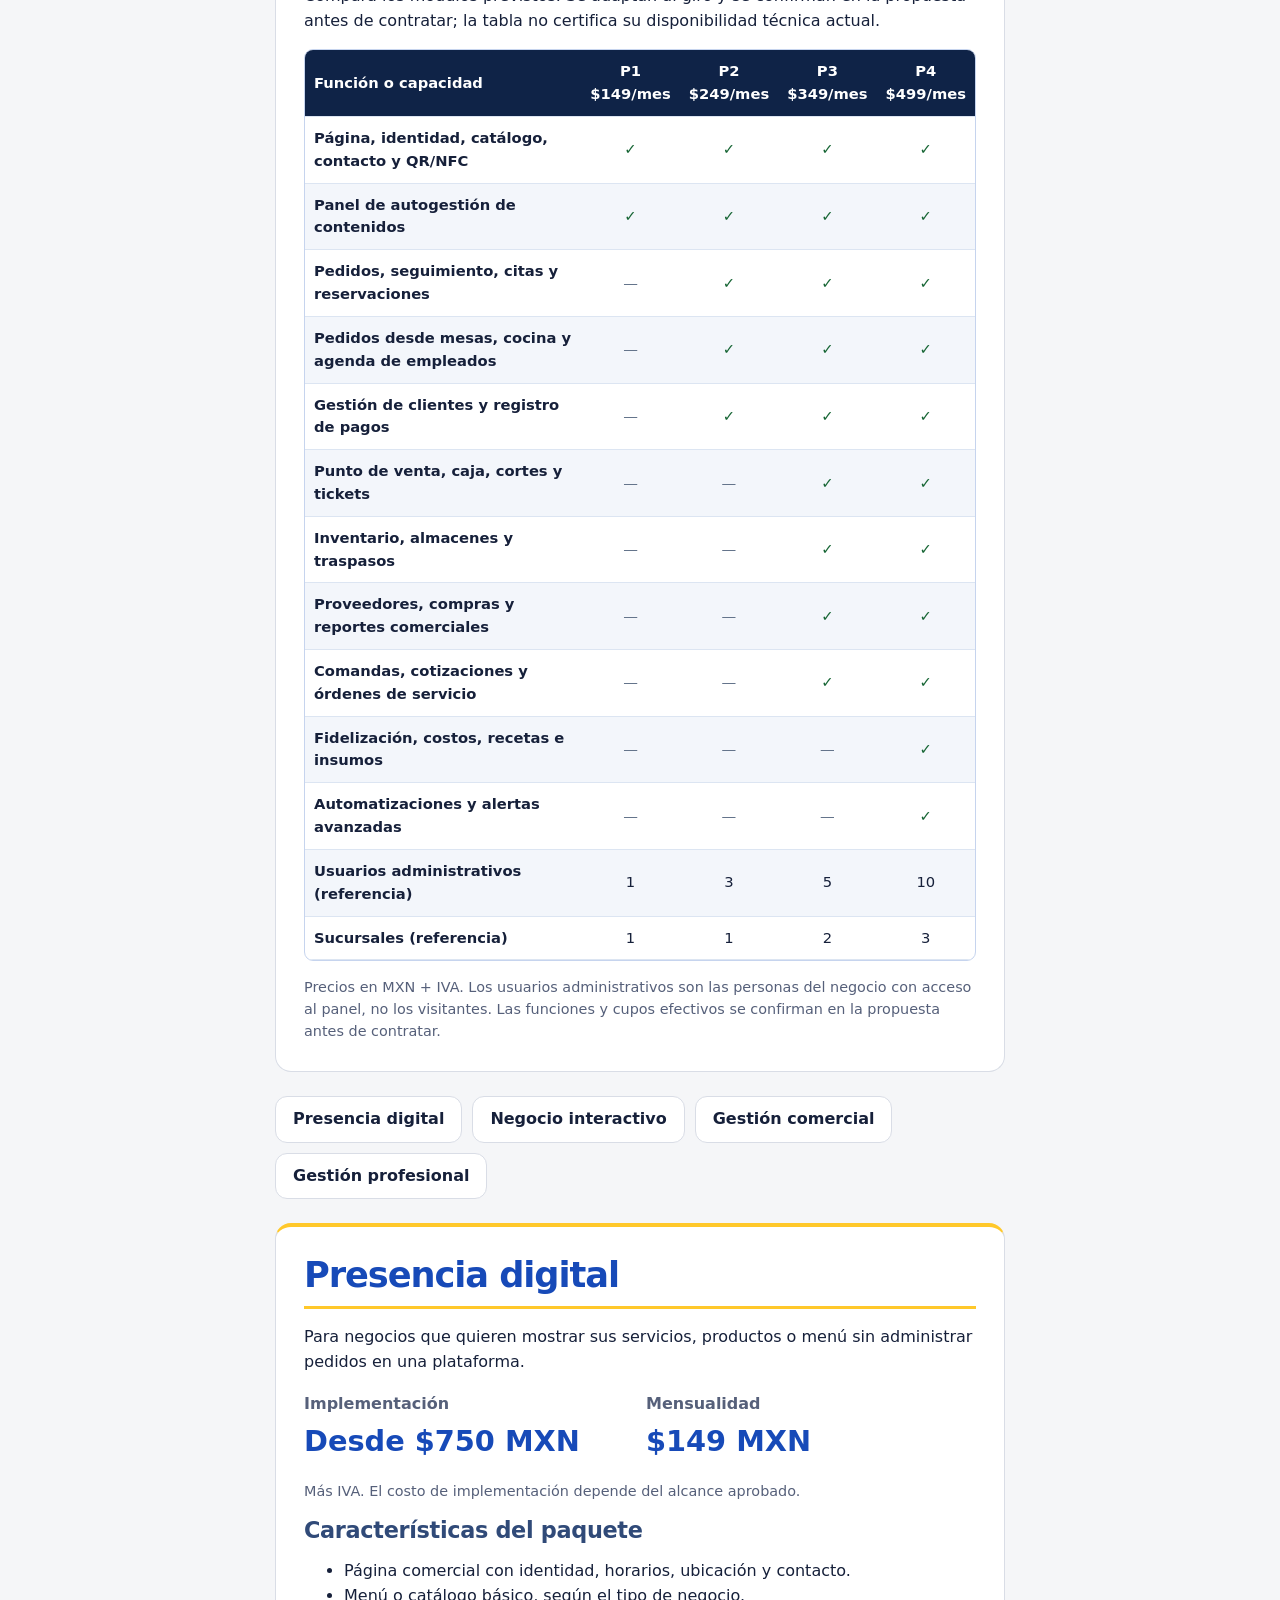
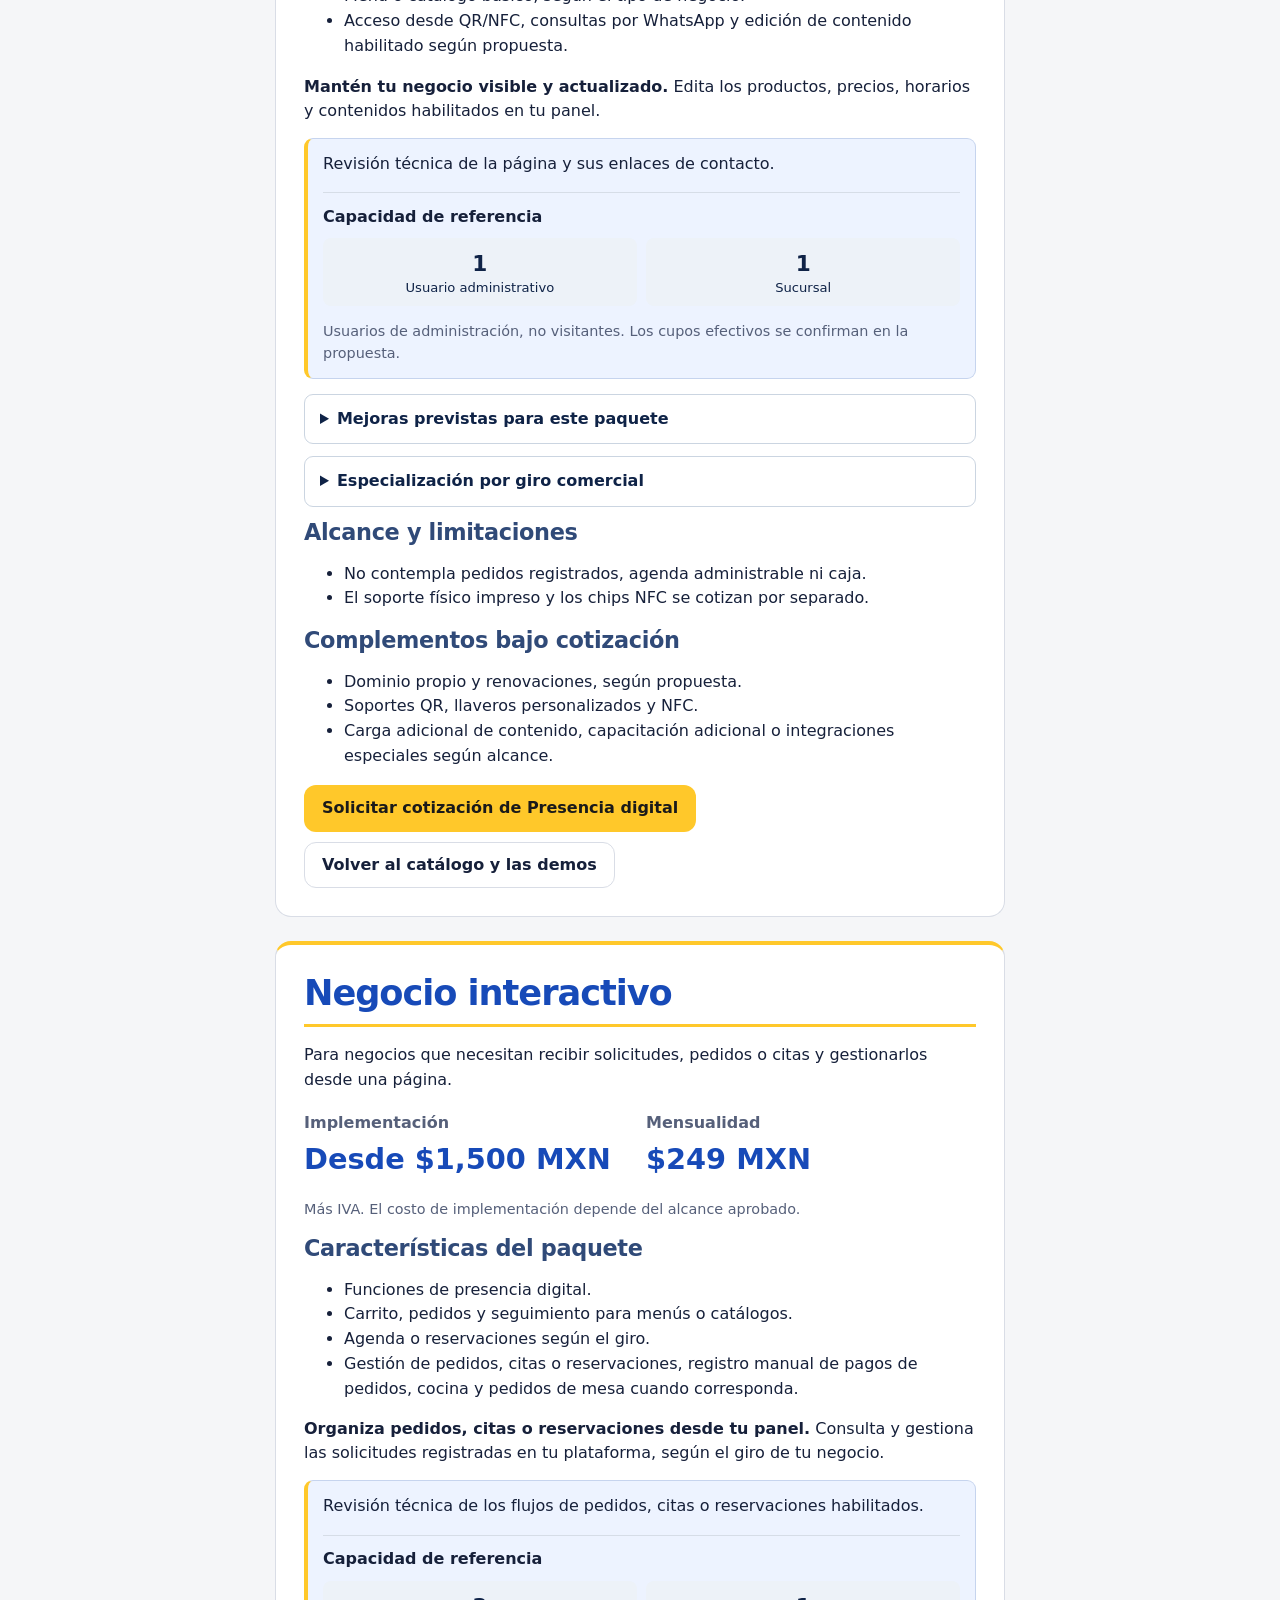
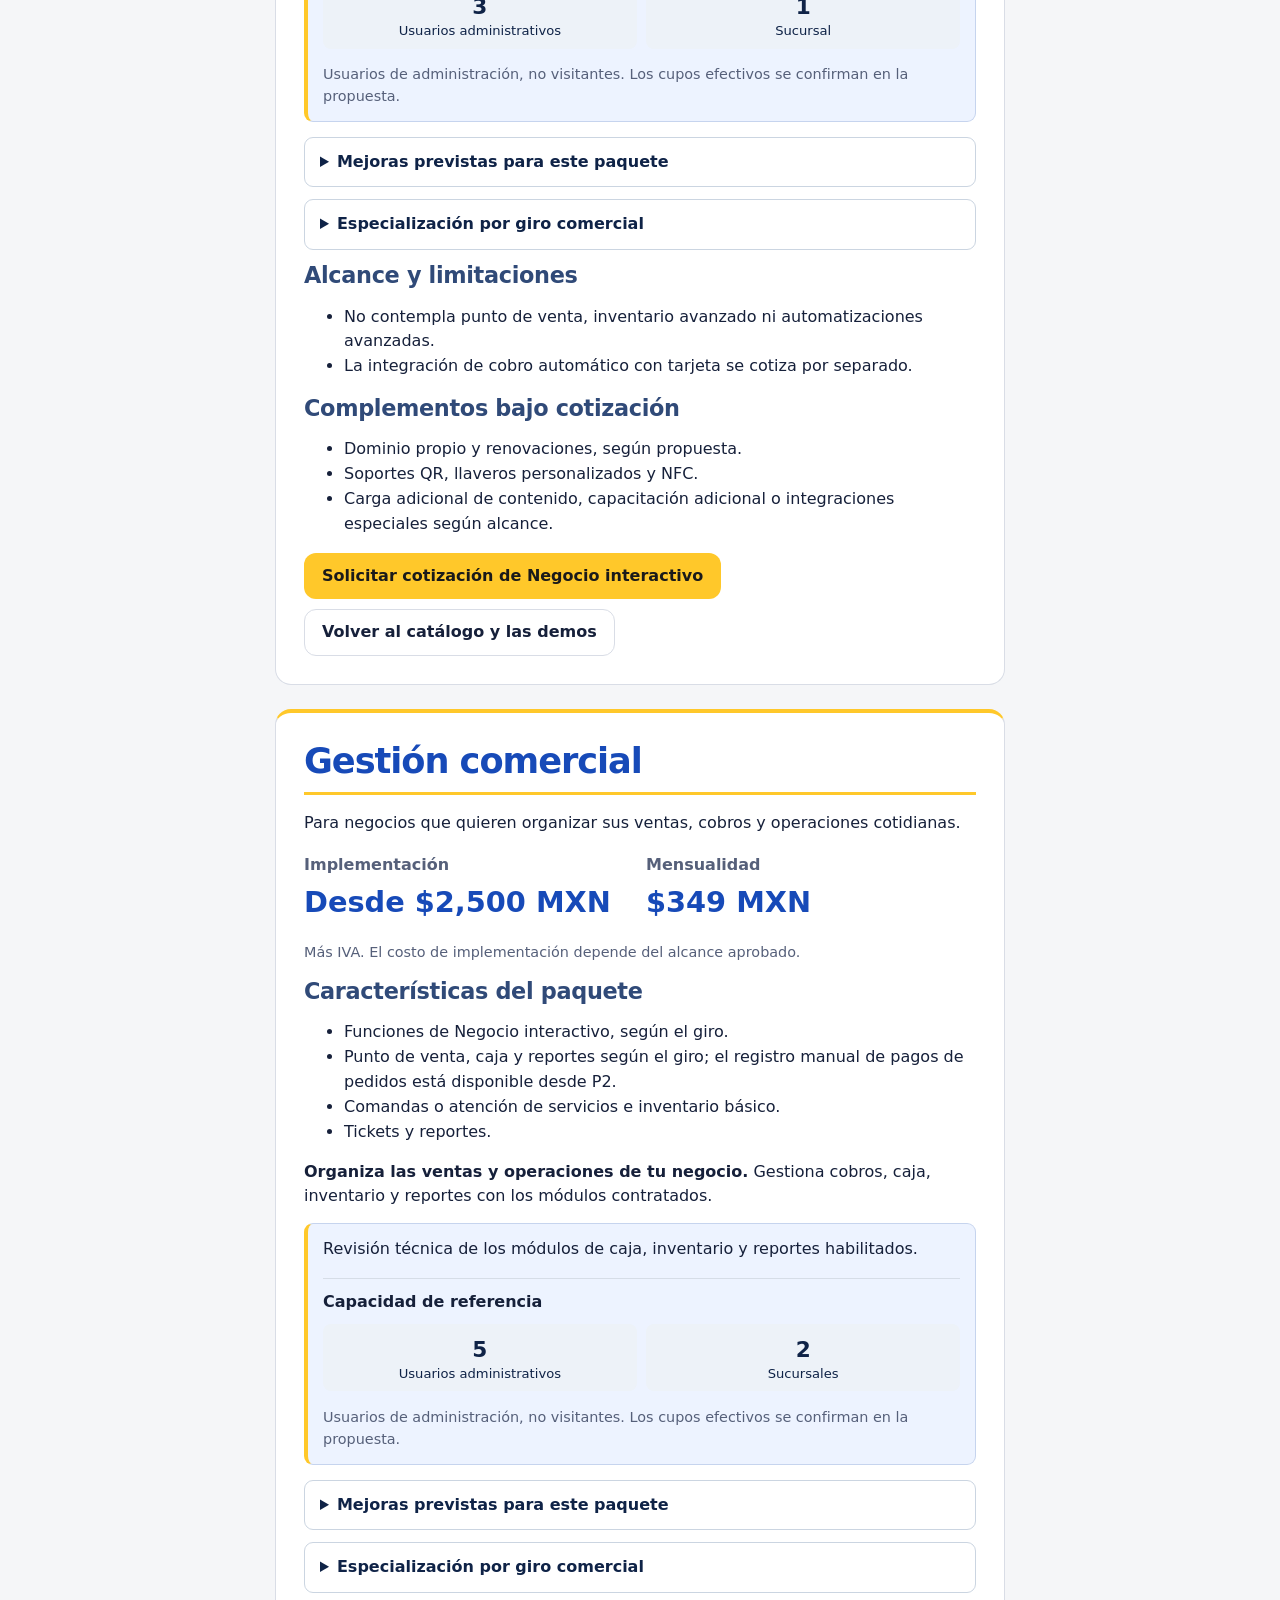
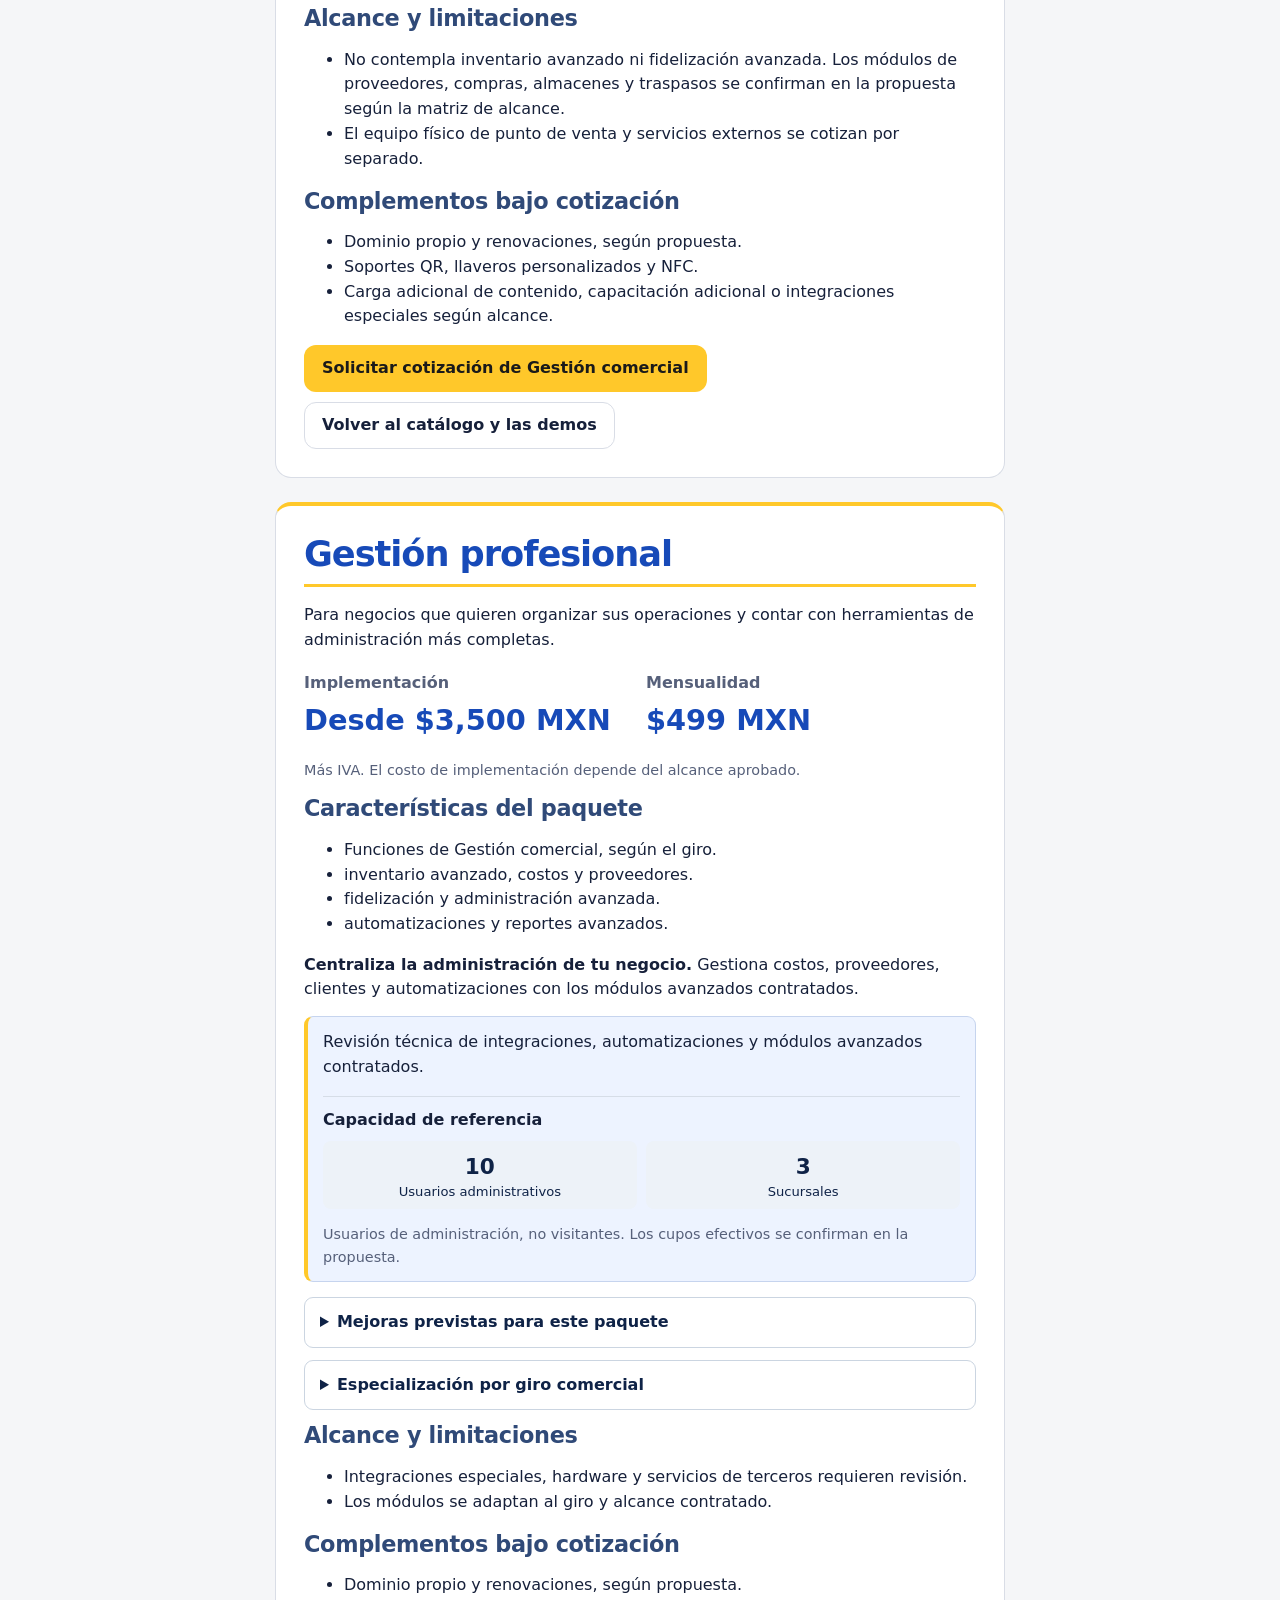
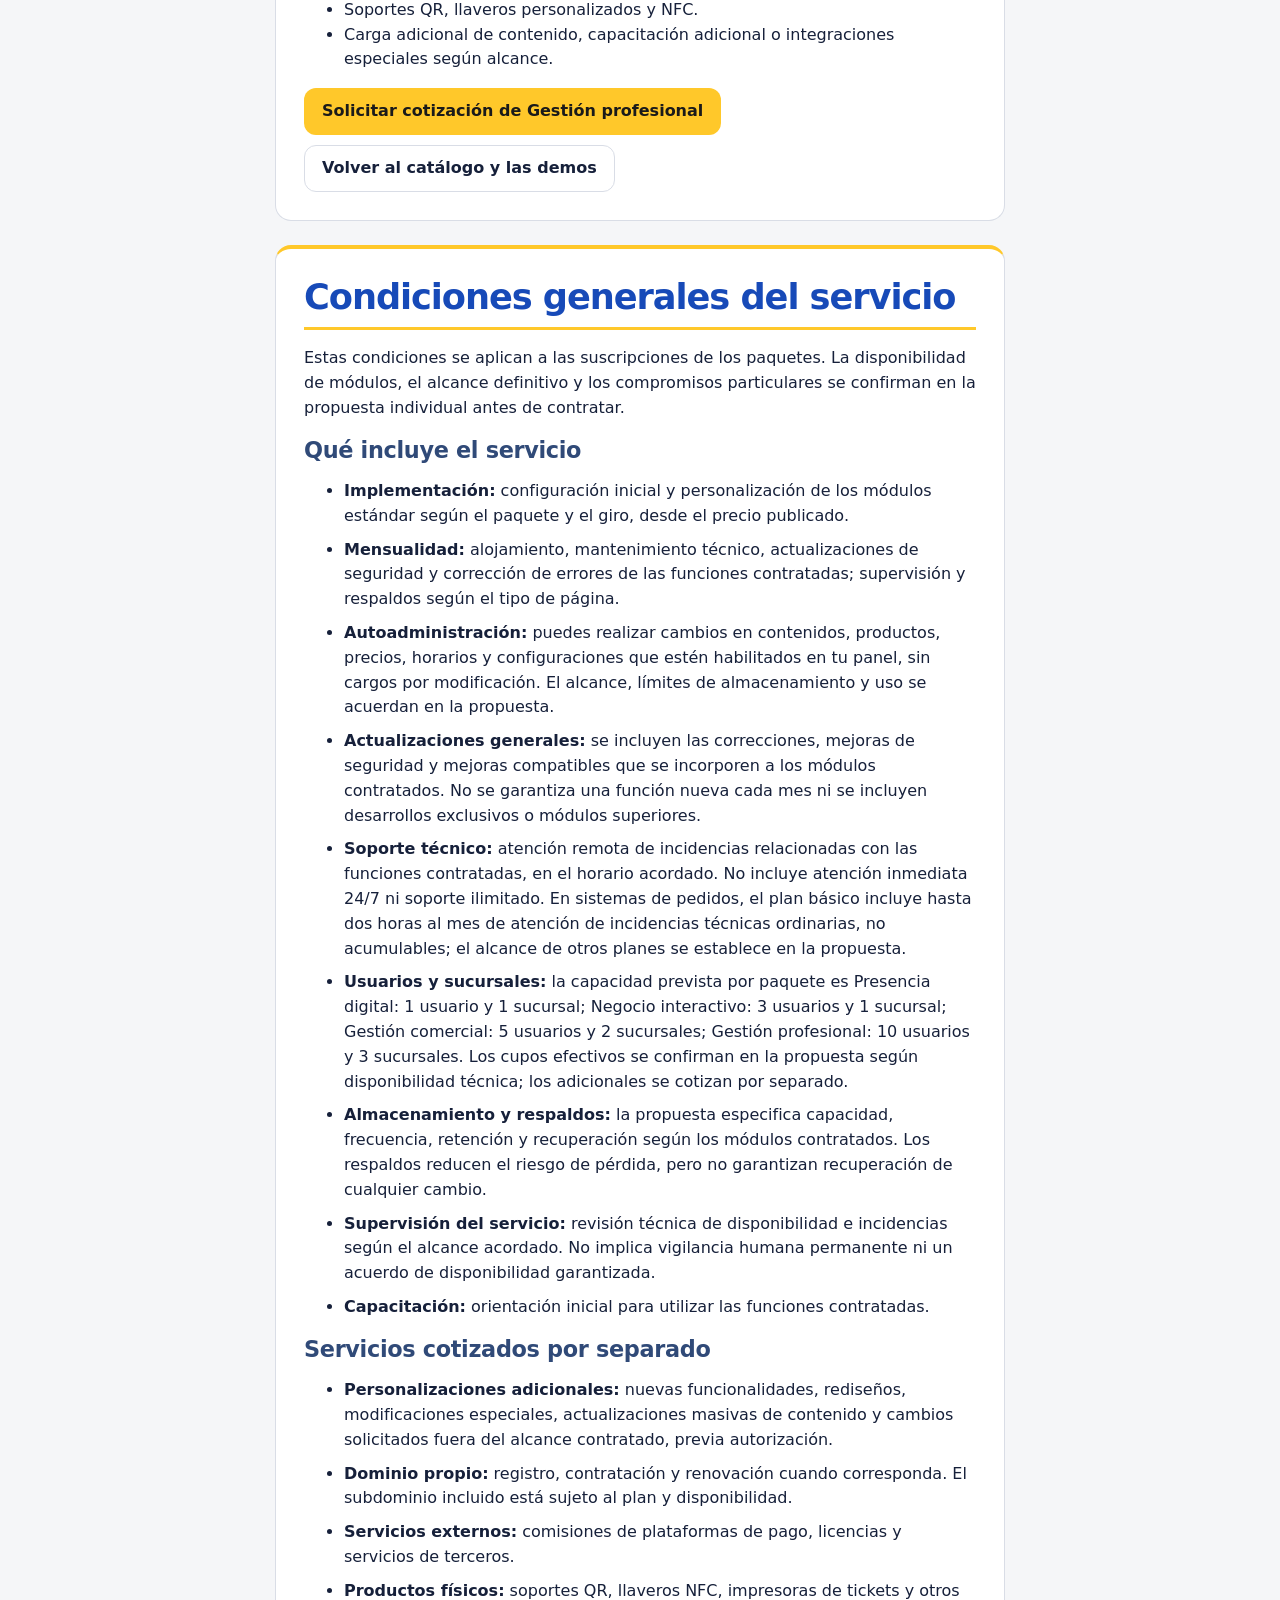
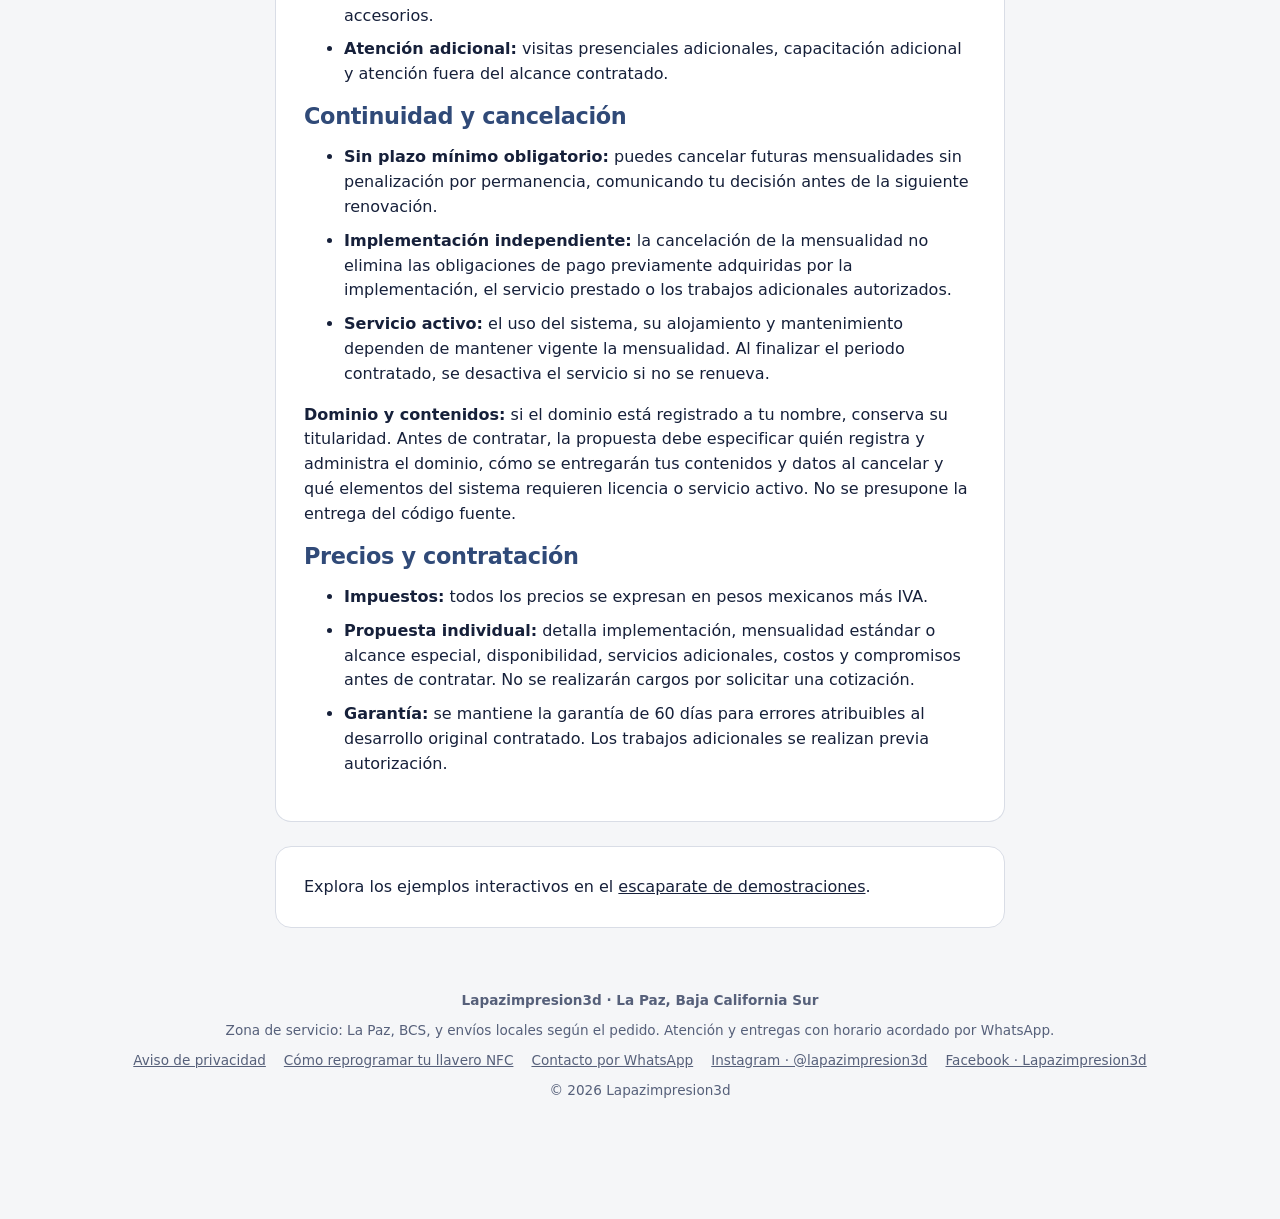
<file: public/paquetes-web.html>
<!DOCTYPE html>
<html lang="es"><head><meta charset="utf-8"><meta name="viewport" content="width=device-width, initial-scale=1"><title>Precios de páginas web y paquetes digitales en La Paz · Lapazimpresion3d</title><meta name="description" content="Compara el alcance, precios y complementos de los paquetes de soluciones digitales."><link rel="icon" href="favicon.ico" type="image/x-icon"><link rel="stylesheet" href="css/cabecera-fotografica.css"><link rel="stylesheet" href="css/inicio.css?v=20261127-3"><link rel="stylesheet" href="css/cotizacion-web.css?v=2"><link rel="stylesheet" href="css/soluciones-digitales.css?v=18"><link rel="stylesheet" href="css/catalogo-colapsable.css?v=16">
<meta property="og:type" content="website">
<meta property="og:locale" content="es_MX">
<meta property="og:site_name" content="Lapazimpresion3d">
<meta property="og:title" content="Precios de páginas web y paquetes digitales en La Paz · Lapazimpresion3d">
<meta property="og:description" content="Compara el alcance, precios y complementos de los paquetes de soluciones digitales.">
<meta property="og:image" content="https://lapazimpresion3d.com/images/portada-impresion-3d.webp">
<meta property="og:url" content="https://lapazimpresion3d.com/paquetes-web.html">
<link rel="canonical" href="https://lapazimpresion3d.com/paquetes-web.html">
<link rel="stylesheet" href="css/analytics-publico.css?v=1">
<script src="js/medicion.js?v=1" defer></script>
<script src="js/analytics-publico.js?v=1" defer></script>
</head>
<body class="pagina-cotizacion">  <header class="cabecera cabecera-fotografica cabecera-cotizacion">
    <picture>
      <source media="(min-width: 768px)"
              srcset="images/portada-impresion-3d-pc-768.webp 768w, images/portada-impresion-3d-pc-1200.webp 1200w, images/portada-impresion-3d-pc.webp 2160w" sizes="100vw">
      <img class="cabecera-fondo" src="images/portada-impresion-3d.webp"
             srcset="images/portada-impresion-3d-480.webp 480w, images/portada-impresion-3d-768.webp 768w, images/portada-impresion-3d-1200.webp 1200w, images/portada-impresion-3d.webp 2160w"
             sizes="100vw" width="2160" height="720" alt="" fetchpriority="high">
    </picture>
    <div>
      <h1 id="titulo-paquetes">Conoce nuestros paquetes</h1>
      <p><a href="index.html">Lapazimpresion3d · La Paz, BCS</a></p>
    </div>
  </header>


<main class="envoltura envoltura-cotizacion" id="fichas-paquetes">
<a class="regreso" href="index.html#paginas-web">← Volver al catálogo</a>
<p class="introduccion">Compara las características de cada paquete. Los módulos se ajustan al giro del negocio. La implementación se cotiza desde el importe indicado; la mensualidad corresponde al alcance estándar de cada paquete. Todos los precios son en MXN + IVA. El alcance se acuerda antes de contratar.</p>
<div class="ventajas-suscripcion"><h2>Qué recibes cada mes</h2><p>El pago inicial corresponde a la configuración y personalización. La mensualidad cubre el acceso continuado a tu plataforma, sus herramientas de autoadministración habilitadas, alojamiento, HTTPS, mantenimiento, seguridad, respaldos según el tipo de sistema y soporte técnico remoto. Las mejoras generales compatibles con los módulos contratados se incorporan sin costo adicional de implementación cuando estén disponibles. Los cambios que realices tú mismo desde tu panel no generan cargos por modificación.</p><p>Sin plazos forzosos: puedes cancelar futuras mensualidades sin penalización por permanencia. <a href="#condiciones-servicio">Consulta las condiciones del servicio</a>.</p></div><section class="caja ficha-paquete mensual-comparativa" aria-labelledby="titulo-mensual-comparativa"><h2 id="titulo-mensual-comparativa">Compara el valor mensual</h2><div class="mensual-cuadricula"><div><h3>P1 — Presencia digital</h3><strong>$149 + IVA / mes</strong><p>Mantén tu negocio visible y actualizado.</p><p>Editar contenido y catálogo; conocer el interés de tus visitantes cuando se habiliten estadísticas.</p><a href="#presencia-digital">Ver detalle</a></div><div><h3>P2 — Negocio interactivo</h3><strong>$249 + IVA / mes</strong><p>Organiza pedidos, citas o reservaciones desde tu panel.</p><p>Organizar pedidos o citas y consultar su actividad.</p><a href="#negocio-interactivo">Ver detalle</a></div><div><h3>P3 — Gestión comercial</h3><strong>$349 + IVA / mes</strong><p>Organiza ventas y consulta el movimiento de tu negocio.</p><p>Controlar ventas, caja, existencias y reportes.</p><a href="#gestion-comercial">Ver detalle</a></div><div><h3>P4 — Gestión profesional</h3><strong>$499 + IVA / mes</strong><p>Mantén una operación comercial más completa.</p><p>Administrar costos, proveedores, clientes y procesos avanzados.</p><a href="#gestion-profesional">Ver detalle</a></div></div><p class="nota">El valor principal es el uso de las herramientas contratadas. Las funcionalidades previstas se confirman antes de contratar.</p></section>
<section class="caja ficha-paquete" aria-labelledby="titulo-matriz-paquetes"><h2 id="titulo-matriz-paquetes">Alcance funcional por paquete</h2><p>Compara los módulos previstos. Se adaptan al giro y se confirman en la propuesta antes de contratar; la tabla no certifica su disponibilidad técnica actual.</p><div class="matriz-paquetes-scroll" tabindex="0" role="region" aria-label="Tabla comparativa de paquetes"><table class="matriz-paquetes"><thead><tr><th scope="col">Función o capacidad</th><th scope="col">P1<br>$149/mes</th><th scope="col">P2<br>$249/mes</th><th scope="col">P3<br>$349/mes</th><th scope="col">P4<br>$499/mes</th></tr></thead><tbody><tr><th scope="row">Página, identidad, catálogo, contacto y QR/NFC</th><td><span aria-label="Previsto">✓</span></td><td><span aria-label="Previsto">✓</span></td><td><span aria-label="Previsto">✓</span></td><td><span aria-label="Previsto">✓</span></td></tr><tr><th scope="row">Panel de autogestión de contenidos</th><td><span aria-label="Previsto">✓</span></td><td><span aria-label="Previsto">✓</span></td><td><span aria-label="Previsto">✓</span></td><td><span aria-label="Previsto">✓</span></td></tr><tr><th scope="row">Pedidos, seguimiento, citas y reservaciones</th><td><span aria-label="No previsto">—</span></td><td><span aria-label="Previsto">✓</span></td><td><span aria-label="Previsto">✓</span></td><td><span aria-label="Previsto">✓</span></td></tr><tr><th scope="row">Pedidos desde mesas, cocina y agenda de empleados</th><td><span aria-label="No previsto">—</span></td><td><span aria-label="Previsto">✓</span></td><td><span aria-label="Previsto">✓</span></td><td><span aria-label="Previsto">✓</span></td></tr><tr><th scope="row">Gestión de clientes y registro de pagos</th><td><span aria-label="No previsto">—</span></td><td><span aria-label="Previsto">✓</span></td><td><span aria-label="Previsto">✓</span></td><td><span aria-label="Previsto">✓</span></td></tr><tr><th scope="row">Punto de venta, caja, cortes y tickets</th><td><span aria-label="No previsto">—</span></td><td><span aria-label="No previsto">—</span></td><td><span aria-label="Previsto">✓</span></td><td><span aria-label="Previsto">✓</span></td></tr><tr><th scope="row">Inventario, almacenes y traspasos</th><td><span aria-label="No previsto">—</span></td><td><span aria-label="No previsto">—</span></td><td><span aria-label="Previsto">✓</span></td><td><span aria-label="Previsto">✓</span></td></tr><tr><th scope="row">Proveedores, compras y reportes comerciales</th><td><span aria-label="No previsto">—</span></td><td><span aria-label="No previsto">—</span></td><td><span aria-label="Previsto">✓</span></td><td><span aria-label="Previsto">✓</span></td></tr><tr><th scope="row">Comandas, cotizaciones y órdenes de servicio</th><td><span aria-label="No previsto">—</span></td><td><span aria-label="No previsto">—</span></td><td><span aria-label="Previsto">✓</span></td><td><span aria-label="Previsto">✓</span></td></tr><tr><th scope="row">Fidelización, costos, recetas e insumos</th><td><span aria-label="No previsto">—</span></td><td><span aria-label="No previsto">—</span></td><td><span aria-label="No previsto">—</span></td><td><span aria-label="Previsto">✓</span></td></tr><tr><th scope="row">Automatizaciones y alertas avanzadas</th><td><span aria-label="No previsto">—</span></td><td><span aria-label="No previsto">—</span></td><td><span aria-label="No previsto">—</span></td><td><span aria-label="Previsto">✓</span></td></tr><tr><th scope="row">Usuarios administrativos (referencia)</th><td>1</td><td>3</td><td>5</td><td>10</td></tr><tr><th scope="row">Sucursales (referencia)</th><td>1</td><td>1</td><td>2</td><td>3</td></tr></tbody></table></div><p class="nota">Precios en MXN + IVA. Los usuarios administrativos son las personas del negocio con acceso al panel, no los visitantes. Las funciones y cupos efectivos se confirman en la propuesta antes de contratar.</p></section><nav class="acciones fichas-navegacion" aria-label="Paquetes"><a class="accion secundaria" href="#presencia-digital">Presencia digital</a><a class="accion secundaria" href="#negocio-interactivo">Negocio interactivo</a><a class="accion secundaria" href="#gestion-comercial">Gestión comercial</a><a class="accion secundaria" href="#gestion-profesional">Gestión profesional</a></nav>
<section id="presencia-digital" class="caja ficha-paquete" aria-labelledby="titulo-presencia-digital">
<h2 id="titulo-presencia-digital">Presencia digital</h2>
<p>Para negocios que quieren mostrar sus servicios, productos o menú sin administrar pedidos en una plataforma.</p><dl class="ficha-precios"><div><dt>Implementación</dt><dd>Desde $750 MXN</dd></div><div><dt>Mensualidad</dt><dd>$149 MXN</dd></div></dl><p class="nota">Más IVA. El costo de implementación depende del alcance aprobado.</p>
<h3>Características del paquete</h3><ul><li>Página comercial con identidad, horarios, ubicación y contacto.</li><li>Menú o catálogo básico, según el tipo de negocio.</li><li>Acceso desde QR/NFC, consultas por WhatsApp y edición de contenido habilitado según propuesta.</li></ul>
<p class="beneficio-paquete"><strong>Mantén tu negocio visible y actualizado.</strong> Edita los productos, precios, horarios y contenidos habilitados en tu panel.</p><div class="valor-mensual-detalle"><p>Revisión técnica de la página y sus enlaces de contacto.</p><div class="capacidad-ficha"><strong>Capacidad de referencia</strong><dl class="capacidad-cupos"><div><dt>Usuario administrativo</dt><dd>1</dd></div><div><dt>Sucursal</dt><dd>1</dd></div></dl></div><p class="nota">Usuarios de administración, no visitantes. Los cupos efectivos se confirman en la propuesta.</p></div><details class="prestaciones-propuestas"><summary>Mejoras previstas para este paquete</summary><p class="nota">Funciones en desarrollo o sujetas a validación. Solo se incluyen cuando estén disponibles y expresamente confirmadas en la propuesta.</p><ul><li>Panel de autoadministración: alta, edición, baja y orden de productos y categorías; precios, descripciones, fotografías y disponibilidad, según el catálogo contratado.</li><li>Edición de identidad, logotipo, contacto, redes sociales y datos del establecimiento.</li><li>Horarios especiales, avisos y promociones temporales.</li><li>Tablero de estadísticas de visitas, consultas del catálogo y clics en contacto; accesos QR mediante enlaces diferenciados y medición sujeta al consentimiento aplicable.</li></ul></details><details class="prestaciones-propuestas"><summary>Especialización por giro comercial</summary><p>Turismo: página bilingüe, catálogo de experiencias, tarifas por temporada y editor. Otros giros: página y catálogo según propuesta.</p><p class="nota">Capacidades de referencia de demostraciones; implementación real según propuesta. <a href="cotizacion-web.html?paquete=presencia-digital&amp;giro=turismo#precios-paquetes">Cotizar ejemplo turístico</a>.</p></details><h3>Alcance y limitaciones</h3><ul><li>No contempla pedidos registrados, agenda administrable ni caja.</li><li>El soporte físico impreso y los chips NFC se cotizan por separado.</li></ul>
<h3>Complementos bajo cotización</h3><ul><li>Dominio propio y renovaciones, según propuesta.</li><li>Soportes QR, llaveros personalizados y NFC.</li><li>Carga adicional de contenido, capacitación adicional o integraciones especiales según alcance.</li></ul>
<div class="acciones"><a class="accion accion-cotizar" href="cotizacion-web.html?paquete=presencia-digital">Solicitar cotización de Presencia digital</a><a class="accion secundaria" href="index.html#paginas-web">Volver al catálogo y las demos</a></div>
</section>
<section id="negocio-interactivo" class="caja ficha-paquete" aria-labelledby="titulo-negocio-interactivo">
<h2 id="titulo-negocio-interactivo">Negocio interactivo</h2>
<p>Para negocios que necesitan recibir solicitudes, pedidos o citas y gestionarlos desde una página.</p><dl class="ficha-precios"><div><dt>Implementación</dt><dd>Desde $1,500 MXN</dd></div><div><dt>Mensualidad</dt><dd>$249 MXN</dd></div></dl><p class="nota">Más IVA. El costo de implementación depende del alcance aprobado.</p>
<h3>Características del paquete</h3><ul><li>Funciones de presencia digital.</li><li>Carrito, pedidos y seguimiento para menús o catálogos.</li><li>Agenda o reservaciones según el giro.</li><li>Gestión de pedidos, citas o reservaciones, registro manual de pagos de pedidos, cocina y pedidos de mesa cuando corresponda.</li></ul>
<p class="beneficio-paquete"><strong>Organiza pedidos, citas o reservaciones desde tu panel.</strong> Consulta y gestiona las solicitudes registradas en tu plataforma, según el giro de tu negocio.</p><div class="valor-mensual-detalle"><p>Revisión técnica de los flujos de pedidos, citas o reservaciones habilitados.</p><div class="capacidad-ficha"><strong>Capacidad de referencia</strong><dl class="capacidad-cupos"><div><dt>Usuarios administrativos</dt><dd>3</dd></div><div><dt>Sucursal</dt><dd>1</dd></div></dl></div><p class="nota">Usuarios de administración, no visitantes. Los cupos efectivos se confirman en la propuesta.</p></div><details class="prestaciones-propuestas"><summary>Mejoras previstas para este paquete</summary><p class="nota">Funciones en desarrollo o sujetas a validación. Solo se incluyen cuando estén disponibles y expresamente confirmadas en la propuesta.</p><ul><li>Historial y búsqueda de pedidos o citas, estados y filtros por fecha.</li><li>Disponibilidad, horarios de atención y mensajes de confirmación para compartir manualmente.</li><li>Resumen de actividad y exportación básica de registros del módulo contratado.</li></ul></details><details class="prestaciones-propuestas"><summary>Especialización por giro comercial</summary><p>Turismo: cupos, reservas, pasajeros, boletos QR y calendario básico. Restaurantes: pedidos; barberías y talleres: citas.</p><p class="nota">Capacidades de referencia de demostraciones; implementación real según propuesta. <a href="cotizacion-web.html?paquete=negocio-interactivo&amp;giro=turismo#precios-paquetes">Cotizar ejemplo turístico</a>.</p></details><h3>Alcance y limitaciones</h3><ul><li>No contempla punto de venta, inventario avanzado ni automatizaciones avanzadas.</li><li>La integración de cobro automático con tarjeta se cotiza por separado.</li></ul>
<h3>Complementos bajo cotización</h3><ul><li>Dominio propio y renovaciones, según propuesta.</li><li>Soportes QR, llaveros personalizados y NFC.</li><li>Carga adicional de contenido, capacitación adicional o integraciones especiales según alcance.</li></ul>
<div class="acciones"><a class="accion accion-cotizar" href="cotizacion-web.html?paquete=negocio-interactivo">Solicitar cotización de Negocio interactivo</a><a class="accion secundaria" href="index.html#paginas-web">Volver al catálogo y las demos</a></div>
</section>


<section id="gestion-comercial" class="caja ficha-paquete" aria-labelledby="titulo-gestion-comercial">
<h2 id="titulo-gestion-comercial">Gestión comercial</h2>
<p>Para negocios que quieren organizar sus ventas, cobros y operaciones cotidianas.</p><dl class="ficha-precios"><div><dt>Implementación</dt><dd>Desde $2,500 MXN</dd></div><div><dt>Mensualidad</dt><dd>$349 MXN</dd></div></dl><p class="nota">Más IVA. El costo de implementación depende del alcance aprobado.</p>
<h3>Características del paquete</h3><ul><li>Funciones de Negocio interactivo, según el giro.</li><li>Punto de venta, caja y reportes según el giro; el registro manual de pagos de pedidos está disponible desde P2.</li><li>Comandas o atención de servicios e inventario básico.</li><li>Tickets y reportes.</li></ul>
<p class="beneficio-paquete"><strong>Organiza las ventas y operaciones de tu negocio.</strong> Gestiona cobros, caja, inventario y reportes con los módulos contratados.</p><div class="valor-mensual-detalle"><p>Revisión técnica de los módulos de caja, inventario y reportes habilitados.</p><div class="capacidad-ficha"><strong>Capacidad de referencia</strong><dl class="capacidad-cupos"><div><dt>Usuarios administrativos</dt><dd>5</dd></div><div><dt>Sucursales</dt><dd>2</dd></div></dl></div><p class="nota">Usuarios de administración, no visitantes. Los cupos efectivos se confirman en la propuesta.</p></div><details class="prestaciones-propuestas"><summary>Mejoras previstas para este paquete</summary><p class="nota">Funciones en desarrollo o sujetas a validación. Solo se incluyen cuando estén disponibles y expresamente confirmadas en la propuesta.</p><ul><li>Cortes y resúmenes de caja, filtros de ventas y exportación de reportes.</li><li>Alertas de existencias bajas y registro de entradas o salidas de inventario básico.</li><li>Consulta de tickets y movimientos por periodo.</li></ul></details><details class="prestaciones-propuestas"><summary>Especialización por giro comercial</summary><p>Turismo: salidas, guías, embarcaciones, espera, abordaje, anticipos y caja. Talleres: cotizaciones y órdenes de servicio; comercios: ventas, almacenes y compras.</p><p class="nota">Capacidades de referencia de demostraciones; implementación real según propuesta. <a href="cotizacion-web.html?paquete=gestion-comercial&amp;giro=turismo#precios-paquetes">Cotizar ejemplo turístico</a>.</p></details><h3>Alcance y limitaciones</h3><ul><li>No contempla inventario avanzado ni fidelización avanzada. Los módulos de proveedores, compras, almacenes y traspasos se confirman en la propuesta según la matriz de alcance.</li><li>El equipo físico de punto de venta y servicios externos se cotizan por separado.</li></ul>
<h3>Complementos bajo cotización</h3><ul><li>Dominio propio y renovaciones, según propuesta.</li><li>Soportes QR, llaveros personalizados y NFC.</li><li>Carga adicional de contenido, capacitación adicional o integraciones especiales según alcance.</li></ul>
<div class="acciones"><a class="accion accion-cotizar" href="cotizacion-web.html?paquete=gestion-comercial">Solicitar cotización de Gestión comercial</a><a class="accion secundaria" href="index.html#paginas-web">Volver al catálogo y las demos</a></div>
</section>
<section id="gestion-profesional" class="caja ficha-paquete" aria-labelledby="titulo-gestion-profesional">
<h2 id="titulo-gestion-profesional">Gestión profesional</h2>
<p>Para negocios que quieren organizar sus operaciones y contar con herramientas de administración más completas.</p><dl class="ficha-precios"><div><dt>Implementación</dt><dd>Desde $3,500 MXN</dd></div><div><dt>Mensualidad</dt><dd>$499 MXN</dd></div></dl><p class="nota">Más IVA. El costo de implementación depende del alcance aprobado.</p>
<h3>Características del paquete</h3><ul><li>Funciones de Gestión comercial, según el giro.</li><li>inventario avanzado, costos y proveedores.</li><li>fidelización y administración avanzada.</li><li>automatizaciones y reportes avanzados.</li></ul>
<p class="beneficio-paquete"><strong>Centraliza la administración de tu negocio.</strong> Gestiona costos, proveedores, clientes y automatizaciones con los módulos avanzados contratados.</p><div class="valor-mensual-detalle"><p>Revisión técnica de integraciones, automatizaciones y módulos avanzados contratados.</p><div class="capacidad-ficha"><strong>Capacidad de referencia</strong><dl class="capacidad-cupos"><div><dt>Usuarios administrativos</dt><dd>10</dd></div><div><dt>Sucursales</dt><dd>3</dd></div></dl></div><p class="nota">Usuarios de administración, no visitantes. Los cupos efectivos se confirman en la propuesta.</p></div><details class="prestaciones-propuestas"><summary>Mejoras previstas para este paquete</summary><p class="nota">Funciones en desarrollo o sujetas a validación. Solo se incluyen cuando estén disponibles y expresamente confirmadas en la propuesta.</p><ul><li>Reportes comparativos de actividad y costos, según los datos registrados.</li><li>Alertas configurables de inventario, compras y seguimiento de clientes.</li><li>Reglas de automatización y permisos de usuario según los módulos acordados.</li></ul></details><details class="prestaciones-propuestas"><summary>Especialización por giro comercial</summary><p>Turismo: costos efectivos, rentabilidad, comisiones, promociones y alertas internas. Restaurantes: recetas e insumos; comercios: fidelización. Sin sincronización externa automática incluida.</p><p class="nota">Capacidades de referencia de demostraciones; implementación real según propuesta. <a href="cotizacion-web.html?paquete=gestion-profesional&amp;giro=turismo#precios-paquetes">Cotizar ejemplo turístico</a>.</p></details><h3>Alcance y limitaciones</h3><ul><li>Integraciones especiales, hardware y servicios de terceros requieren revisión.</li><li>Los módulos se adaptan al giro y alcance contratado.</li></ul>
<h3>Complementos bajo cotización</h3><ul><li>Dominio propio y renovaciones, según propuesta.</li><li>Soportes QR, llaveros personalizados y NFC.</li><li>Carga adicional de contenido, capacitación adicional o integraciones especiales según alcance.</li></ul>
<div class="acciones"><a class="accion accion-cotizar" href="cotizacion-web.html?paquete=gestion-profesional">Solicitar cotización de Gestión profesional</a><a class="accion secundaria" href="index.html#paginas-web">Volver al catálogo y las demos</a></div>
</section>
<section id="condiciones-servicio" class="caja ficha-paquete condiciones-paquetes" aria-labelledby="titulo-condiciones-servicio">
<h2 id="titulo-condiciones-servicio">Condiciones generales del servicio</h2>
<p>Estas condiciones se aplican a las suscripciones de los paquetes. La disponibilidad de módulos, el alcance definitivo y los compromisos particulares se confirman en la propuesta individual antes de contratar.</p>
<h3>Qué incluye el servicio</h3>
<ul>
<li><strong>Implementación:</strong> configuración inicial y personalización de los módulos estándar según el paquete y el giro, desde el precio publicado.</li>
<li><strong>Mensualidad:</strong> alojamiento, mantenimiento técnico, actualizaciones de seguridad y corrección de errores de las funciones contratadas; supervisión y respaldos según el tipo de página.</li>
<li><strong>Autoadministración:</strong> puedes realizar cambios en contenidos, productos, precios, horarios y configuraciones que estén habilitados en tu panel, sin cargos por modificación. El alcance, límites de almacenamiento y uso se acuerdan en la propuesta.</li><li><strong>Actualizaciones generales:</strong> se incluyen las correcciones, mejoras de seguridad y mejoras compatibles que se incorporen a los módulos contratados. No se garantiza una función nueva cada mes ni se incluyen desarrollos exclusivos o módulos superiores.</li><li><strong>Soporte técnico:</strong> atención remota de incidencias relacionadas con las funciones contratadas, en el horario acordado. No incluye atención inmediata 24/7 ni soporte ilimitado. En sistemas de pedidos, el plan básico incluye hasta dos horas al mes de atención de incidencias técnicas ordinarias, no acumulables; el alcance de otros planes se establece en la propuesta.</li>
<li><strong>Usuarios y sucursales:</strong> la capacidad prevista por paquete es Presencia digital: 1 usuario y 1 sucursal; Negocio interactivo: 3 usuarios y 1 sucursal; Gestión comercial: 5 usuarios y 2 sucursales; Gestión profesional: 10 usuarios y 3 sucursales. Los cupos efectivos se confirman en la propuesta según disponibilidad técnica; los adicionales se cotizan por separado.</li><li><strong>Almacenamiento y respaldos:</strong> la propuesta especifica capacidad, frecuencia, retención y recuperación según los módulos contratados. Los respaldos reducen el riesgo de pérdida, pero no garantizan recuperación de cualquier cambio.</li><li><strong>Supervisión del servicio:</strong> revisión técnica de disponibilidad e incidencias según el alcance acordado. No implica vigilancia humana permanente ni un acuerdo de disponibilidad garantizada.</li>
<li><strong>Capacitación:</strong> orientación inicial para utilizar las funciones contratadas.</li>
</ul>
<h3>Servicios cotizados por separado</h3>
<ul>
<li><strong>Personalizaciones adicionales:</strong> nuevas funcionalidades, rediseños, modificaciones especiales, actualizaciones masivas de contenido y cambios solicitados fuera del alcance contratado, previa autorización.</li>
<li><strong>Dominio propio:</strong> registro, contratación y renovación cuando corresponda. El subdominio incluido está sujeto al plan y disponibilidad.</li>
<li><strong>Servicios externos:</strong> comisiones de plataformas de pago, licencias y servicios de terceros.</li>
<li><strong>Productos físicos:</strong> soportes QR, llaveros NFC, impresoras de tickets y otros accesorios.</li>
<li><strong>Atención adicional:</strong> visitas presenciales adicionales, capacitación adicional y atención fuera del alcance contratado.</li>
</ul>
<h3>Continuidad y cancelación</h3>
<ul>
<li><strong>Sin plazo mínimo obligatorio:</strong> puedes cancelar futuras mensualidades sin penalización por permanencia, comunicando tu decisión antes de la siguiente renovación.</li>
<li><strong>Implementación independiente:</strong> la cancelación de la mensualidad no elimina las obligaciones de pago previamente adquiridas por la implementación, el servicio prestado o los trabajos adicionales autorizados.</li>
<li><strong>Servicio activo:</strong> el uso del sistema, su alojamiento y mantenimiento dependen de mantener vigente la mensualidad. Al finalizar el periodo contratado, se desactiva el servicio si no se renueva.</li>
</ul>
<p><strong>Dominio y contenidos:</strong> si el dominio está registrado a tu nombre, conserva su titularidad. Antes de contratar, la propuesta debe especificar quién registra y administra el dominio, cómo se entregarán tus contenidos y datos al cancelar y qué elementos del sistema requieren licencia o servicio activo. No se presupone la entrega del código fuente.</p>
<h3>Precios y contratación</h3>
<ul>
<li><strong>Impuestos:</strong> todos los precios se expresan en pesos mexicanos más IVA.</li>
<li><strong>Propuesta individual:</strong> detalla implementación, mensualidad estándar o alcance especial, disponibilidad, servicios adicionales, costos y compromisos antes de contratar. No se realizarán cargos por solicitar una cotización.</li>
<li><strong>Garantía:</strong> se mantiene la garantía de 60 días para errores atribuibles al desarrollo original contratado. Los trabajos adicionales se realizan previa autorización.</li>
</ul>
</section>
<p class="caja">Explora los ejemplos interactivos en el <a href="index.html#titulo-escaparate-demos">escaparate de demostraciones</a>.</p>
</main><footer class="pie-comercial"><strong>Lapazimpresion3d · La Paz, Baja California Sur</strong><p>Zona de servicio: La Paz, BCS, y envíos locales según el pedido. Atención y entregas con horario acordado por WhatsApp.</p><nav aria-label="Información y soporte"><a href="aviso-privacidad.html">Aviso de privacidad</a><a href="guia-nfc.html">Cómo reprogramar tu llavero NFC</a><a href="https://wa.me/526121992396">Contacto por WhatsApp</a><a href="https://www.instagram.com/lapazimpresion3d/" target="_blank" rel="noopener noreferrer">Instagram · @lapazimpresion3d</a><a href="https://www.facebook.com/profile.php?id=61587977253393" target="_blank" rel="noopener noreferrer">Facebook · Lapazimpresion3d</a></nav><p>© 2026 Lapazimpresion3d</p></footer><a class="whatsapp-flotante" href="https://wa.me/526121992396" aria-label="Contactar a Lapazimpresion3d por WhatsApp" target="_blank" rel="noopener noreferrer"><svg viewBox="0 0 24 24" width="24" height="24" fill="none" stroke="currentColor" stroke-width="1.7" aria-hidden="true"><path d="M20.5 11.8a8.5 8.5 0 0 1-12.6 7.5L4 20l.8-3.8A8.5 8.5 0 1 1 20.5 11.8Z"/><path stroke-linecap="round" d="M9 8c-2 1 0 4 1.7 5.5S15 16 16 14l-2-1.5-1.2 1c-1.6-.8-2.5-1.8-3-3.3L10.5 9 9 8Z"/></svg><span>WhatsApp</span></a></body></html>
</file>
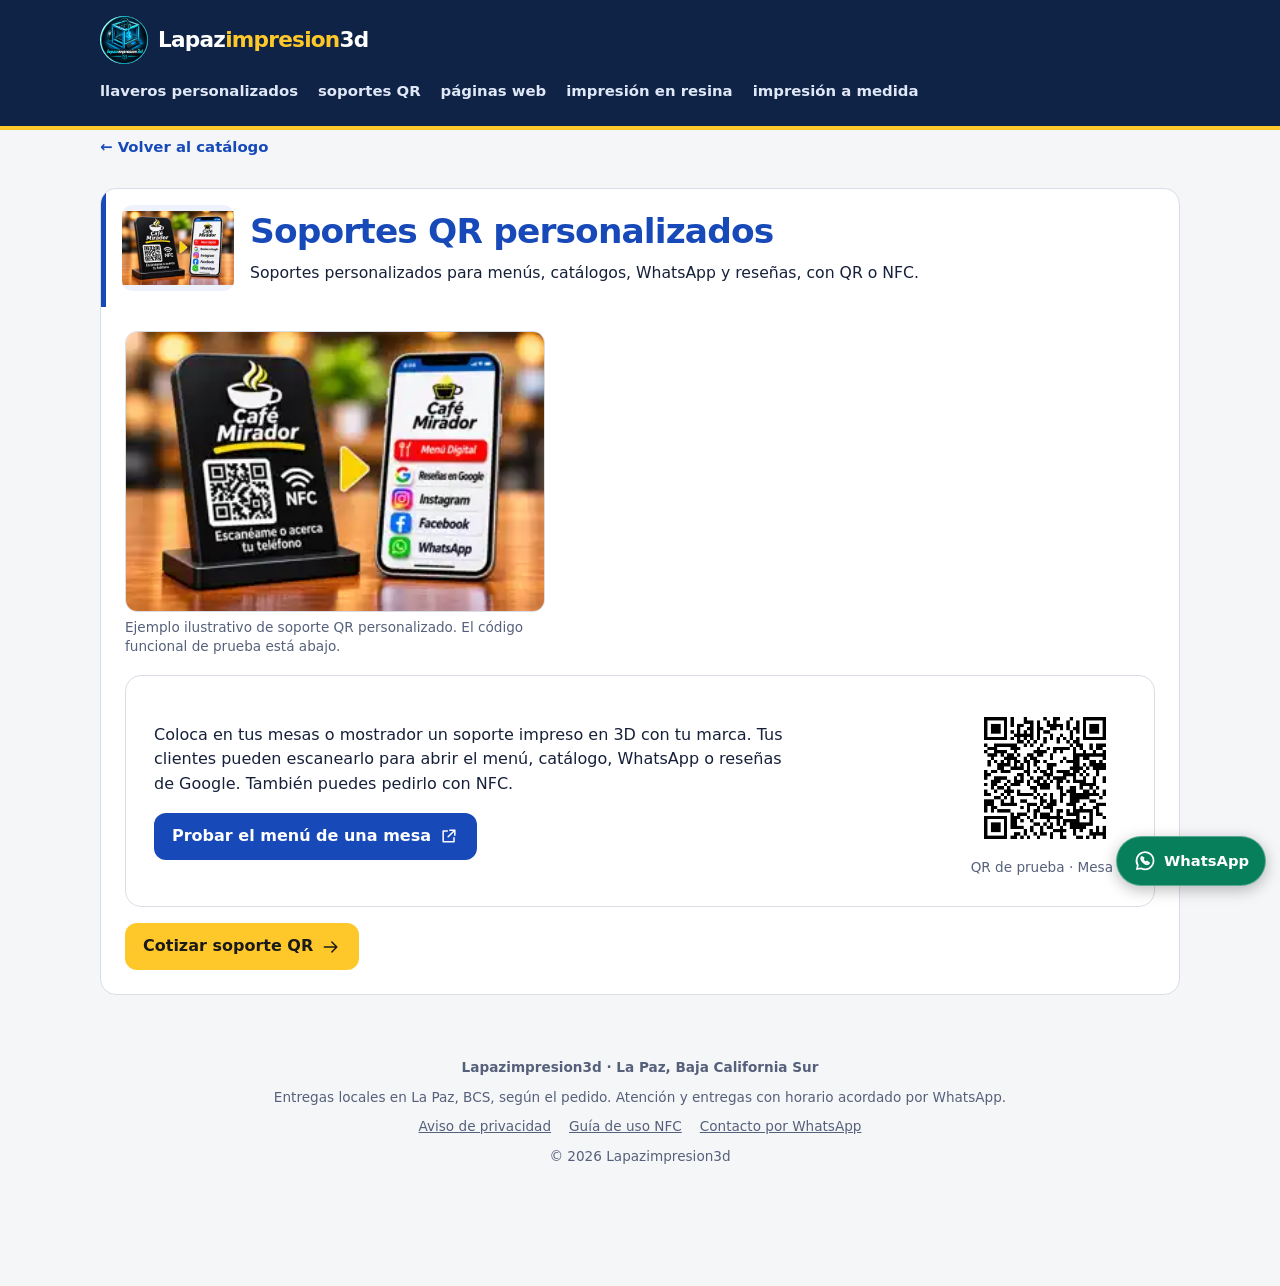
<file: public/soportes-qr.html>
<!doctype html><html lang="es"><head><meta charset="utf-8"><meta name="viewport" content="width=device-width,initial-scale=1"><title>Soportes QR y NFC para negocios en La Paz, BCS · Lapazimpresion3d</title><meta name="description" content="Soportes personalizados impresos en 3D para menús digitales, catálogos y contacto en restaurantes y comercios de La Paz."><link rel="canonical" href="https://lapazimpresion3d.com/soportes-qr.html"><link rel="icon" href="favicon.ico"><link rel="stylesheet" href="css/inicio.css?v=20261127-3"><link rel="stylesheet" href="css/soluciones-digitales.css?v=14"><link rel="stylesheet" href="css/catalogo-colapsable.css?v=16"><script type="application/ld+json">{"@context":"https://schema.org","@graph":[{"@type":"LocalBusiness","@id":"https://lapazimpresion3d.com/#negocio","name":"Lapazimpresion3d","url":"https://lapazimpresion3d.com/","image":"https://lapazimpresion3d.com/images/logo.png","telephone":"+52 612 199 2396","areaServed":{"@type":"City","name":"La Paz","containedInPlace":{"@type":"State","name":"Baja California Sur"}},"sameAs":["https://www.instagram.com/lapazimpresion3d/","https://www.facebook.com/profile.php?id=61587977253393"],"description":"Impresión 3D personalizada, llaveros, soportes QR y NFC, resina y páginas web para negocios en La Paz, Baja California Sur."},{"@type":"Service","@id":"https://lapazimpresion3d.com/soportes-qr.html#servicio","name":"Soportes QR y NFC personalizados","serviceType":"Soportes QR y NFC personalizados","description":"Fabricación de soportes para mesas y mostradores con acceso a menús digitales, catálogos y páginas de contacto.","url":"https://lapazimpresion3d.com/soportes-qr.html","provider":{"@id":"https://lapazimpresion3d.com/#negocio"},"areaServed":{"@type":"City","name":"La Paz","containedInPlace":{"@type":"State","name":"Baja California Sur"}}},{"@type":"WebPage","@id":"https://lapazimpresion3d.com/soportes-qr.html#pagina","url":"https://lapazimpresion3d.com/soportes-qr.html","name":"Soportes QR y NFC personalizados","inLanguage":"es-MX","mainEntity":{"@id":"https://lapazimpresion3d.com/soportes-qr.html#servicio"}}]}</script>
<meta property="og:type" content="website">
<meta property="og:locale" content="es_MX">
<meta property="og:site_name" content="Lapazimpresion3d">
<meta property="og:title" content="Soportes QR y NFC para negocios en La Paz, BCS · Lapazimpresion3d">
<meta property="og:description" content="Soportes personalizados impresos en 3D para menús digitales, catálogos y contacto en restaurantes y comercios de La Paz.">
<meta property="og:image" content="https://lapazimpresion3d.com/images/qr-cafe-mirador-v2.webp">
<meta property="og:url" content="https://lapazimpresion3d.com/soportes-qr.html">
<link rel="stylesheet" href="css/analytics-publico.css?v=1">
<script src="js/medicion.js?v=1" defer></script>
<script src="js/analytics-publico.js?v=1" defer></script>
</head><body class="inicio-catalogo pagina-servicio"><header class="cabecera"><div class="cabecera-interior"><a class="identidad" href="index.html"><img src="images/logo.png" width="48" height="48" alt=""><span class="marca">Lapaz<b>impresion</b>3d</span></a><nav aria-label="Servicios"><a href="llaveros-personalizados.html">llaveros personalizados</a><a href="soportes-qr.html">soportes QR</a><a href="paginas-web.html">páginas web</a><a href="impresion-resina.html">impresión en resina</a><a href="impresion-3d-a-medida.html">impresión a medida</a></nav></div></header><main class="envoltura"><a class="regreso" href="index.html#soportes-qr">← Volver al catálogo</a><section id="soportes-qr" class="servicio-colapsable" aria-labelledby="titulo-qr">
      <div class="servicio-desplegable">
        <div class="servicio-resumen">
          <h1 id="titulo-qr" tabindex="-1"><span class="servicio-miniatura" aria-hidden="true"><img src="images/qr-cafe-mirador-v2.webp" alt="" width="300" height="200" loading="lazy" decoding="async" style="object-fit:contain"></span><span class="servicio-identidad"><span class="servicio-titulo">Soportes QR personalizados</span><span class="servicio-descripcion">Soportes personalizados para menús, catálogos, WhatsApp y reseñas, con QR o NFC.</span></span><span class="servicio-indicador" aria-hidden="true"></span></h1>
        </div>
        <div class="servicio-contenido">

      
      <figure class="servicio-ejemplo"><img src="images/qr-cafe-mirador-v2.webp" alt="Ejemplo ilustrativo de soporte QR y NFC personalizado de Café Mirador, junto a un teléfono con menú digital, reseñas, redes sociales y WhatsApp" width="300" height="200" loading="lazy" decoding="async"><figcaption>Ejemplo ilustrativo de soporte QR personalizado. El código funcional de prueba está abajo.</figcaption></figure>
      <div class="caja bloque-qr">
        <div>
          <p>Coloca en tus mesas o mostrador un soporte impreso en 3D con tu marca. Tus clientes pueden escanearlo para abrir el menú, catálogo, WhatsApp o reseñas de Google. También puedes pedirlo con NFC.</p>
          <div class="acciones">
            <a class="accion accion-demo" href="https://desarrollo-taqueria-el-comal.lapazimpresion3d.workers.dev/?mesa=3#menu">Probar el menú de una mesa <svg class="icono" aria-hidden="true" focusable="false"><use href="images/iconos.svg#externo"/></svg></a>
          </div>
        </div>
        <figure>
          <img src="images/qr-demo-mesa-3.png" width="148" height="148" alt="Código QR de prueba para el menú de la mesa 3 de Taquería El Comal" loading="lazy" decoding="async">
          <figcaption>QR de prueba · Mesa 3</figcaption>
        </figure>
      </div>
      <div class="acciones" style="margin-top:16px">
        <a class="accion accion-cotizar" href="cotizar-impresion.html?servicio=soporte_qr">Cotizar soporte QR <svg class="icono" aria-hidden="true" focusable="false"><use href="images/iconos.svg#flecha"/></svg></a>
      </div>
        </div>
      </div>
    </section></main><footer class="pie-comercial"><strong>Lapazimpresion3d · La Paz, Baja California Sur</strong><p>Entregas locales en La Paz, BCS, según el pedido. Atención y entregas con horario acordado por WhatsApp.</p><nav aria-label="Información y soporte"><a href="aviso-privacidad.html">Aviso de privacidad</a><a id="reprogramar-nfc" href="guia-nfc.html">Guía de uso NFC</a><a href="https://wa.me/526121992396">Contacto por WhatsApp</a></nav><p>© 2026 Lapazimpresion3d</p></footer><a class="whatsapp-flotante" href="https://wa.me/526121992396" aria-label="Contactar a Lapazimpresion3d por WhatsApp" target="_blank" rel="noopener noreferrer"><svg viewBox="0 0 24 24" width="24" height="24" fill="none" stroke="currentColor" stroke-width="1.7" aria-hidden="true"><path d="M20.5 11.8a8.5 8.5 0 0 1-12.6 7.5L4 20l.8-3.8A8.5 8.5 0 1 1 20.5 11.8Z"/><path stroke-linecap="round" d="M9 8c-2 1 0 4 1.7 5.5S15 16 16 14l-2-1.5-1.2 1c-1.6-.8-2.5-1.8-3-3.3L10.5 9 9 8Z"/></svg><span>WhatsApp</span></a></body></html>
</file>
<file: public/css/cabecera-fotografica.css>
.cabecera-fotografica {
  --alto-cabecera: max(68px, calc(100vw / 3));
  position: relative;
  isolation: isolate;
}
.cabecera-fondo, .cabecera-fotografica::after {
  position: absolute;
  inset: 0;
  width: 100%;
  height: 100%;
  z-index: -1;
  pointer-events: none;
}
.cabecera-fondo { object-fit: contain; filter: saturate(.76); }
.cabecera-fotografica::after {
  content: "";
  background: rgb(4 12 26 / 64%);
}

@media (min-width: 768px) {
  .cabecera-fotografica { --alto-cabecera: clamp(150px, 15vw, 240px); }
  .cabecera-fondo { object-fit: cover; object-position: center; }
}
</file>
<file: public/css/inicio.css>
:root {
  --marino: #0f2347;
  --amarillo: #ffc82a;
  --amarillo-hover: #ffda6b;
  --texto-acento: #1a1a1a;
  --texto-inverso: #fff;
  --suave-inverso: #e0e8f7;
  --fuente: Inter, "Avenir Next", "Segoe UI", system-ui, sans-serif;
  --peso-texto: 500;
  --peso-negrita: 700;
  --peso-titulo: 800;
  --radio-accion: 12px;
  --azul: #1e6fe0;
  --fondo: #f5f6f8;
  --tarjeta: #ffffff;
  --texto: #16203a;
  --titulo: #174ab8;
  --subtitulo: #304a78;
  --suave: #56607a;
  --borde: #d9dde6;
}
@media (prefers-color-scheme: dark) {
  :root {
    --fondo: #0c1220;
    --tarjeta: #151d33;
    --texto: #eef1f8;
    --titulo: #9ec4ff;
    --subtitulo: #c2d4ef;
    --suave: #a6aec4;
    --borde: #263150;
  }
}
* { box-sizing: border-box; }
html, body { margin: 0; }
body {
  background: var(--fondo);
  color: var(--texto);
  font-family: var(--fuente);
  font-weight: var(--peso-texto);
  line-height: 1.55;
}
a { color: inherit; }
:focus-visible { outline: 3px solid var(--azul); outline-offset: 4px; }
[hidden] { display: none !important; }
.envoltura, .cabecera-interior {
  width: min(100% - 36px, 1080px);
  margin-inline: auto;
}
.cabecera {
  background: var(--marino);
  color: var(--texto-inverso);
  border-bottom: 4px solid var(--amarillo);
}
.cabecera-interior {
  display: flex;
  align-items: center;
  justify-content: space-between;
  flex-wrap: wrap;
  gap: 10px 28px;
  padding-block: 16px;
}
.cabecera-inicio .cabecera-interior { min-height: var(--alto-cabecera); }
.identidad { display: inline-flex; align-items: center; gap: 10px; text-decoration: none; }
.identidad img { border-radius: 50%; background: #fff; object-fit: cover; }
.marca { font-size: 1.35rem; font-weight: var(--peso-titulo); letter-spacing: -.035em; }
.marca b { color: var(--amarillo); }
.cabecera nav { display: flex; flex-wrap: wrap; gap: 4px 20px; }
.cabecera nav a, .regreso {
  display: inline-flex;
  align-items: center;
  min-height: 36px;
  color: var(--suave-inverso);
  font-size: .93rem;
  font-weight: 600;
  text-decoration: none;
}
.cabecera a:hover { color: var(--amarillo); }
.cabecera a:focus-visible, .boton-menu:focus-visible, .demo a:focus-visible { outline-color: var(--amarillo); }

.icono { flex: none; width: 20px; height: 20px; }
.boton-menu {
  display: inline-flex;
  align-items: center;
  gap: 7px;
  min-height: 44px;
  padding: 7px 10px;
  background: transparent;
  color: var(--texto-inverso);
  border: 1px solid var(--suave-inverso);
  border-radius: var(--radio-accion);
  font: inherit;
  cursor: pointer;
}

section { margin-top: clamp(38px, 6vw, 76px); }
h1, h2, h3 { line-height: 1.18; margin: 0 0 12px; }
h1, h2 { color: var(--titulo); }
h1 { font-size: clamp(2rem, 4.3vw, 3.25rem); font-weight: var(--peso-titulo); letter-spacing: -.04em; }
h2, #titulo-llaveros { font-size: clamp(1.55rem, 2.9vw, 2.25rem); font-weight: var(--peso-titulo); letter-spacing: -.03em; }
h3 { color: var(--subtitulo); font-size: clamp(1.125rem, 1.75vw, 1.5rem); font-weight: var(--peso-negrita); letter-spacing: -.015em; }
.introduccion { max-width: 66ch; color: var(--suave); font-size: 1.08rem; margin: 0 0 22px; }
/* Contraste de los énfasis en la presentación, también en pantallas pequeñas. */
.presentacion .introduccion strong {
  color: var(--texto);
  font-weight: 800;
}
.presentacion .introduccion strong a {
  color: inherit;
  font-weight: inherit;
  text-decoration: none;
}
.presentacion .introduccion strong a:hover,
.presentacion .introduccion strong a:focus-visible {
  text-decoration: underline;
  text-underline-offset: 3px;
}
.presentacion { margin: clamp(24px, 4vw, 48px) 0 0; }
.presentacion .introduccion { margin-bottom: 12px; }
.presentacion .introduccion:last-child { margin-bottom: 0; }
.presentacion + section { margin-top: clamp(24px, 4vw, 44px); }

.caja {
  background: var(--tarjeta);
  border: 1px solid var(--borde);
  border-radius: 16px;
  padding: clamp(16px, 3vw, 28px);
}
.caja p:first-child { margin-top: 0; }
.caja p:last-child { margin-bottom: 0; }
.detalles-llaveros { max-width: 66ch; margin: 22px 0 18px; }
.detalles-llaveros p { margin: 0 0 8px; color: var(--suave); }
.detalles-llaveros strong { color: var(--texto); }
summary { font-weight: var(--peso-negrita); cursor: pointer; }

.galeria-fotos {
  display: grid;
  grid-template-columns: repeat(4, minmax(0, 1fr));
  gap: clamp(8px, 2vw, 16px);
  margin-bottom: 18px;
}
.ejemplo-foto {
  margin: 0;
  overflow: hidden;
  border: 1px solid var(--borde);
  border-radius: 14px;
  background: var(--tarjeta);
}
.ejemplo-foto img {
  display: block;
  width: 100%;
  height: auto;
  aspect-ratio: 1;
  object-fit: contain;
  background: #fff;
}
.ejemplo-foto figcaption { padding: 10px 8px; text-align: center; font-weight: var(--peso-negrita); }

.bloque-qr {
  display: grid;
  grid-template-columns: 1fr auto;
  align-items: center;
  gap: 24px;
}
.bloque-qr p { max-width: 62ch; }
.bloque-qr figure { margin: 0; text-align: center; }
.bloque-qr img { display: block; border-radius: 10px; background: #fff; }
.bloque-qr figcaption { margin-top: 5px; color: var(--suave); font-size: .85rem; }

.resina-presentacion {
  display: grid;
  grid-template-columns: repeat(2, minmax(0, 1fr));
  align-items: center;
  gap: 24px;
  margin-bottom: 26px;
}
.resina-presentacion figure, .resina-acabados { margin: 0; }
.resina-presentacion img { display: block; width: 100%; height: auto; border-radius: 14px; }
.resina-presentacion figcaption { margin-top: 6px; }
.resina-escala-paquetes { margin: -4px 0 14px; color: var(--suave); }
.resina-paquetes {
  display: grid;
  grid-template-columns: repeat(3, minmax(0, 1fr));
  gap: 12px;
  margin: 0 0 28px;
  padding: 0;
  list-style: none;
}
.resina-paquete h4 { margin: 0; font-size: 1.05rem; }
.resina-precio { margin: 8px 0 0; font-variant-numeric: tabular-nums; }
.resina-precio strong { font-size: clamp(1.7rem, 3.7vw, 2.5rem); line-height: 1.2; }
.resina-unitario { margin: 4px 0 0; color: var(--suave); }
.resina-paquete-destacado { border-color: var(--amarillo); }
.resina-nota-volumen {
  margin: 8px 0 0;
  color: var(--subtitulo);
  font-size: .875rem;
  font-weight: var(--peso-negrita);
}
.resina-escalas { margin: 0; }
.resina-escalas > div {
  display: grid;
  grid-template-columns: minmax(0, 1fr) minmax(0, 2.4fr) minmax(0, 1.6fr);
  gap: 8px 16px;
}
.resina-escalas > div + div { margin-top: 12px; padding-top: 12px; border-top: 1px solid var(--borde); }
.resina-escalas dt { font-weight: var(--peso-negrita); }
.resina-escalas dd { margin: 0; color: var(--suave); }
.resina-desde strong { color: var(--texto); }
.resina-ahorro { margin: 16px 0; border-inline-start: 4px solid var(--amarillo); }

.servicios-destacados {
  display: grid;
  grid-template-columns: minmax(0, 1fr) auto;
  align-items: center;
  gap: 18px 24px;
  margin-bottom: 14px;
  border-inline-start: 5px solid var(--amarillo);
}
.servicios-destacados .introduccion { margin-bottom: 0; }

.demo {
  overflow: hidden;
  border-radius: 16px;
  background: var(--marino);
  color: var(--texto-inverso);
  margin-bottom: 14px;
}
.demo img { display: block; width: 100%; height: auto; aspect-ratio: 3 / 1; min-height: 160px; object-fit: cover; }
.demo-contenido { padding: clamp(18px, 4vw, 38px); }
.demo h3 { color: var(--amarillo); }
.demo p { margin: 0 0 18px; color: var(--suave-inverso); }

.acciones { display: flex; flex-wrap: wrap; gap: 10px; }
.accion {
  display: inline-flex;
  justify-content: center;
  align-items: center;
  gap: 8px;
  min-height: 44px;
  padding: 10px 17px;
  border: 1px solid transparent;
  border-radius: var(--radio-accion);
  background: var(--amarillo);
  color: var(--texto-acento);
  font: inherit;
  font-weight: var(--peso-negrita);
  text-decoration: none;
  text-align: center;
  cursor: pointer;
}
.accion:hover { background: var(--amarillo-hover); }
.accion.secundaria { background: var(--tarjeta); color: var(--texto); border-color: var(--borde); }
.accion.secundaria:hover { border-color: var(--azul); }
.redes { display: grid; grid-template-columns: repeat(2, minmax(0, 1fr)); gap: 12px; }
.red { display: flex; align-items: center; justify-content: space-between; gap: 10px; text-decoration: none; border-left-width: 4px; }
.instagram { border-left-color: #c13584; }
.facebook { border-left-color: #1877f2; }
.red:hover strong { text-decoration: underline; }
.red small { display: block; color: var(--suave); overflow-wrap: anywhere; }
.contacto-redes { margin-top: 14px; }

.guia .pasos { margin: 18px 0; padding: 0; list-style: none; counter-reset: pasos; display: grid; gap: 12px; }
.pasos li { counter-increment: pasos; display: flex; gap: 12px; align-items: flex-start; }
.pasos li::before {
  content: counter(pasos);
  flex: none;
  width: 30px;
  height: 30px;
  border-radius: 50%;
  background: var(--amarillo);
  color: var(--texto-acento);
  font-weight: var(--peso-titulo);
  display: grid;
  place-items: center;
}
footer { text-align: center; margin: 42px 16px 24px; color: var(--suave); font-size: .85rem; }
.nota { font-size: .9rem; color: var(--suave); }

.envoltura-cotizacion { max-width: 730px; }
.aviso-cotizacion { border-left: 4px solid var(--amarillo); padding-block: 12px; }
.web fieldset { min-inline-size: 0; margin: 0 0 22px; padding: 0; border: 0; }
.web legend { padding: 0; margin-bottom: 8px; font-weight: var(--peso-titulo); }
.ayuda-cotizacion { margin: 0 0 8px; color: var(--suave); font-size: .95rem; }
.opcion { display: flex; align-items: flex-start; gap: 10px; padding: 10px 0; border-bottom: 1px solid var(--borde); cursor: pointer; }
.opcion input { flex: none; width: 18px; height: 18px; margin: 2px 0 0; accent-color: var(--azul); }
.opcion:has(:disabled) { color: var(--suave); cursor: default; }
.opcion span, .datos label, .mensaje-web { font-weight: var(--peso-negrita); }
.web small { display: block; color: var(--suave); font-weight: 400; }
.datos { display: grid; gap: 12px; }
.datos input, .web textarea {
  display: block; width: 100%; min-height: 44px; margin-top: 4px; padding: 9px;
  border: 1px solid var(--borde); border-radius: 8px; background: var(--fondo);
  color: var(--texto); font: inherit; font-weight: 400;
}
.web textarea { resize: vertical; }

@media (width < 768px) {
  .cabecera-inicio .cabecera-fondo, .cabecera-inicio::after { height: var(--alto-cabecera); }
  .cabecera-inicio::after {
    background: linear-gradient(rgb(4 12 26 / 28%), rgb(4 12 26 / 72%) 50%, rgb(4 12 26 / 28%));
  }
  .cabecera-inicio .cabecera-interior {
    display: grid;
    grid-template-columns: minmax(0, 1fr) auto;
    grid-template-rows: minmax(var(--alto-cabecera), auto);
    gap: 0 10px;
    padding-block: 0;
  }
  .cabecera-inicio .identidad { gap: 8px; }
  .cabecera-inicio .identidad img { width: 36px; height: 36px; }
  .cabecera-inicio .marca { font-size: clamp(1rem, 4.4vw, 1.25rem); }
  .cabecera-inicio .boton-menu { margin-inline-start: auto; flex: none; }
  .cabecera nav {
    flex-basis: 100%;
    flex-direction: column;
    gap: 0;
    border-top: 1px solid rgb(255 255 255 / 22%);
    padding-top: 6px;
  }
  .cabecera nav a { min-height: 44px; }
  .cabecera-inicio nav { grid-column: 1 / -1; padding-bottom: 8px; }
  .cabecera-inicio nav a { justify-content: center; text-align: center; }
}
@media (max-width: 650px) {
  .galeria-fotos { grid-template-columns: repeat(2, minmax(0, 1fr)); }
  .bloque-qr, .servicios-destacados, .resina-presentacion { grid-template-columns: 1fr; }
  .bloque-qr figure { justify-self: start; }
  .resina-paquetes, .resina-escalas > div { grid-template-columns: 1fr; }
}
@media (max-width: 420px) {
  .acciones > .accion { width: 100%; }
  .redes { grid-template-columns: 1fr; }
}

/* Quiz comercial — Etapa 3: cuestionario y recomendaciones */
.quiz-negocio { margin-top: clamp(24px, 4vw, 44px); }
.quiz-negocio-tarjeta {
  background: var(--marino);
  color: var(--texto-inverso);
  border: 1px solid var(--marino);
  border-radius: 18px;
  padding: clamp(22px, 4vw, 44px);
}
.quiz-negocio-contenido { max-width: 680px; }
.quiz-negocio-etiqueta {
  color: var(--amarillo);
  font-size: .78rem;
  font-weight: var(--peso-titulo);
  letter-spacing: .1em;
  margin: 0 0 12px;
}
.quiz-negocio h2 {
  color: var(--texto-inverso);
  font-size: clamp(1.6rem, 3.2vw, 2.55rem);
  margin-bottom: 14px;
}
.quiz-negocio-descripcion {
  color: var(--suave-inverso);
  font-size: clamp(1rem, 1.8vw, 1.125rem);
  margin: 0 0 24px;
}
.quiz-negocio-boton {
  display: inline-flex;
  align-items: center;
  justify-content: center;
  gap: 12px;
  min-height: 48px;
  padding: 12px 22px;
  background: var(--amarillo);
  color: var(--texto-acento);
  border: 0;
  border-radius: var(--radio-accion);
  font: inherit;
  font-weight: var(--peso-negrita);
}
.quiz-negocio-boton { cursor: pointer; }
.quiz-negocio-boton:hover { background: var(--amarillo-hover); }
.quiz-negocio-nota { margin: 12px 0 0; color: var(--suave-inverso); font-size: .86rem; }
.quiz-negocio-aviso { margin: 8px 0 0; color: var(--suave-inverso); font-size: .78rem; }
@media (max-width: 520px) {
  .quiz-negocio-boton { width: 100%; }
}

/* Panel interactivo; todas las reglas están limitadas a la sección del quiz. */
.quiz-negocio [hidden] { display: none !important; }
.quiz-panel { max-width: 760px; }
.quiz-panel-cabecera, .quiz-controles { display: flex; align-items: center; justify-content: space-between; flex-wrap: wrap; gap: 12px; }
.quiz-panel-cabecera .quiz-negocio-etiqueta { margin-bottom: 0; }
.quiz-progreso-texto { margin: 24px 0 8px; color: var(--suave-inverso); font-size: .93rem; font-weight: var(--peso-negrita); }
.quiz-progreso-pista { width: 100%; height: 8px; background: rgb(255 255 255 / 22%); border-radius: 99px; overflow: hidden; }
#quiz-progreso-relleno { width: 0; height: 100%; background: var(--amarillo); border-radius: 99px; transition: width .15s ease; }
.quiz-pregunta-titulo { color: #fff; font-size: clamp(1.25rem, 2.5vw, 1.85rem); line-height: 1.25; margin: 26px 0 18px; }
.quiz-opciones { display: grid; grid-template-columns: repeat(2, minmax(0, 1fr)); gap: 12px; }
.quiz-opcion { min-width: 0; min-height: 58px; padding: 13px 16px; background: rgb(255 255 255 / 9%); color: #fff; border: 1px solid rgb(255 255 255 / 33%); border-radius: var(--radio-accion); font: inherit; text-align: left; cursor: pointer; }
.quiz-opcion:hover, .quiz-opcion:focus-visible { background: rgb(255 255 255 / 19%); border-color: var(--amarillo); }
.quiz-opcion[aria-pressed="true"] { background: rgb(255 200 42 / 17%); border: 2px solid var(--amarillo); padding: 12px 15px; }
.quiz-opcion:focus-visible, .quiz-boton-texto:focus-visible, .quiz-negocio-boton:focus-visible { outline: 3px solid var(--amarillo); outline-offset: 3px; }
.quiz-boton-texto { appearance: none; border: 1px solid rgb(255 255 255 / 45%); border-radius: 9px; background: transparent; color: #fff; font: inherit; font-size: .91rem; padding: 10px 13px; min-height: 44px; cursor: pointer; }
.quiz-boton-texto:hover { background: rgb(255 255 255 / 12%); }
.quiz-boton-texto:disabled { opacity: .4; cursor: not-allowed; }
.quiz-controles { margin-top: 22px; }
.quiz-terminado { margin: 24px 0 16px; }
.quiz-terminado p { color: var(--suave-inverso); }
.quiz-resumen { margin: 12px 0 22px; display: grid; gap: 10px; }
.quiz-resumen > div { padding: 10px 14px; border: 1px solid rgb(255 255 255 / 25%); border-radius: 9px; }
.quiz-resumen dt { font-weight: var(--peso-negrita); color: var(--suave-inverso); font-size: .87rem; }
.quiz-resumen dd { margin: 3px 0 0; color: #fff; }
@media (max-width: 650px) {
  .quiz-opciones { grid-template-columns: 1fr; }
  .quiz-panel-cabecera { align-items: flex-start; }
}
@media (prefers-reduced-motion: reduce) {
  #quiz-progreso-relleno { transition: none; }
}

/* Resultados: estilos propios, sin cambiar componentes globales. */
.quiz-resultado-etiqueta { color: var(--amarillo); font-size: .8rem; font-weight: var(--peso-negrita); letter-spacing: .1em; margin: 26px 0 -12px; }
.quiz-resultado-descripcion { color: #fff; font-size: 1.03rem; max-width: 65ch; }
.quiz-beneficios-titulo { color: #fff; font-size: 1.06rem; margin: 24px 0 12px; }
.quiz-beneficios { margin: 0; padding-left: 24px; color: #fff; display: grid; gap: 9px; }
.quiz-beneficios li::marker { color: var(--amarillo); }
.quiz-complemento { border-left: 4px solid var(--amarillo); padding: 10px 14px; margin: 24px 0 0; background: rgb(255 255 255 / 8%); color: #fff; border-radius: 0 8px 8px 0; }
.quiz-aviso-presupuesto { max-width: 65ch; margin: 14px 0 18px; padding: 14px 17px; color: #fff; background: rgb(255 200 42 / 12%); border-left: 4px solid var(--amarillo); border-radius: 0 9px 9px 0; line-height: 1.55; font-weight: 550; }
.quiz-resultado-nota { color: var(--suave-inverso); font-size: .84rem; margin: 18px 0; }
.quiz-detalles { margin-top: 20px; border-top: 1px solid rgb(255 255 255 / 25%); padding-top: 18px; }
.quiz-detalles summary { cursor: pointer; color: #fff; font-weight: var(--peso-negrita); min-height: 44px; display: list-item; padding: 10px 4px; }
.quiz-detalles summary:focus-visible { outline: 3px solid var(--amarillo); outline-offset: 3px; }
.quiz-detalles .quiz-resumen { margin-top: 10px; }

/* Quiz: continuación voluntaria por WhatsApp (etapa 4A). */
.quiz-acciones-resultado { display: grid; justify-items: start; gap: 10px; margin-top: 24px; }
.quiz-accion-whatsapp { display: inline-flex; align-items: center; justify-content: center; min-height: 48px; padding: 12px 20px; border-radius: var(--radio-accion); background: var(--amarillo); color: #15233b; font-weight: var(--peso-negrita); text-decoration: none; text-align: center; }
.quiz-accion-whatsapp:hover { background: var(--amarillo-hover); }
.quiz-accion-whatsapp:focus-visible { outline: 3px solid #fff; outline-offset: 3px; }
.quiz-aviso-whatsapp { margin: 0; color: var(--suave-inverso); font-size: .86rem; max-width: 65ch; }
@media (max-width: 600px) { .quiz-acciones-resultado, .quiz-accion-whatsapp { width: 100%; } }

/* Quiz — Etapa 4B: demostración y descarga de diagnóstico. */
.quiz-accion-secundaria { display: inline-flex; align-items: center; justify-content: center; min-height: 48px; padding: 12px 20px; border: 1px solid rgb(255 255 255 / 65%); border-radius: var(--radio-accion); background: transparent; color: #fff; font: inherit; font-weight: var(--peso-negrita); text-align: center; text-decoration: none; cursor: pointer; }
.quiz-accion-secundaria:hover { background: rgb(255 255 255 / 14%); }
.quiz-accion-secundaria:focus-visible { outline: 3px solid var(--amarillo); outline-offset: 3px; }
@media (max-width: 600px) { .quiz-accion-secundaria { width: 100%; } }

/* Solicitud identificada posterior al quiz */
.quiz-formulario-contacto{display:grid;gap:14px;width:min(100%,550px);padding:20px;border:1px solid rgb(255 255 255 / 36%);border-radius:14px;background:rgb(255 255 255 / 9%)}
.quiz-formulario-contacto h4,.quiz-confirmacion h4{margin:0;color:#fff;font-size:1.2rem}
.quiz-formulario-contacto p,.quiz-confirmacion p{margin:0;color:#fff}
.quiz-formulario-contacto label:not(.quiz-consentimiento){display:grid;gap:5px;color:white;font-weight:600}
.quiz-formulario-contacto input:not([type=checkbox]),.quiz-formulario-contacto textarea{width:100%;font:inherit;padding:12px;border:2px solid #c7d0dd;border-radius:9px;color:#13213e;background:white}
.quiz-formulario-contacto textarea{min-height:90px;resize:vertical}
.quiz-consentimiento{display:flex;gap:10px;align-items:flex-start;color:#fff;font-size:.9rem}
.quiz-consentimiento input{width:19px;height:19px;flex:none;margin-top:2px}
.quiz-consentimiento a{color:#ffe28a;text-decoration:underline}
.quiz-estado-solicitud{font-weight:650}
.quiz-confirmacion{display:grid;gap:12px;border-left:4px solid var(--amarillo);padding:18px;background:rgb(255 255 255 / 10%);max-width:550px}
.quiz-formulario-contacto button:disabled{opacity:.6;cursor:wait}

/* Presupuesto del cuestionario: elección explícita por tipo de servicio. */
.quiz-grupos-presupuesto{display:grid;gap:18px}
.quiz-grupo-presupuesto{min-width:0;border:1px solid rgb(255 255 255 / 30%);border-radius:14px;padding:clamp(12px,2.4vw,20px)}
.quiz-grupo-presupuesto h4{color:var(--amarillo);font-size:1.08rem;line-height:1.4;margin:0 0 6px}
.quiz-grupo-presupuesto p{color:#e0e8f7;margin:0 0 14px;font-size:.9rem;line-height:1.5}
</file>
<file: public/css/catalogo-colapsable.css>
/* Catálogo compacto: cada servicio funciona de forma independiente. */
main > .servicio-colapsable{margin-top:16px;scroll-margin-top:16px;min-width:0}
main > #llaveros.servicio-colapsable{margin-top:clamp(24px,4vw,44px)}
.servicio-desplegable{background:var(--tarjeta);border:1px solid var(--borde);border-radius:16px;overflow:hidden;min-width:0}
.servicio-resumen{display:block;cursor:pointer;list-style:none;padding:16px;min-height:76px}
.servicio-resumen::-webkit-details-marker{display:none}
.servicio-resumen::marker{content:""}
.servicio-resumen:focus-visible{outline-offset:-5px}
.servicio-resumen:hover{background:var(--fondo)}
.servicio-resumen h1,.servicio-resumen h2{display:grid;grid-template-columns:112px minmax(0,1fr) 28px;gap:16px;align-items:center;margin:0;letter-spacing:normal;line-height:1.25}
.servicio-miniatura{display:grid;place-items:center;width:112px;height:86px;border-radius:10px;overflow:hidden;color:var(--marino);background:#edf2fc;flex:none}
.servicio-miniatura img{display:block;width:100%;height:100%;object-fit:cover}
.servicio-miniatura svg{width:46px;height:46px}
.servicio-identidad{display:grid;gap:6px;min-width:0}
.servicio-titulo{font-size:clamp(1.18rem,2.6vw,1.7rem);color:var(--titulo);font-weight:800;overflow-wrap:anywhere}
.servicio-descripcion{font-size:.95rem;line-height:1.45;font-weight:500;color:var(--texto);overflow-wrap:anywhere}
.servicio-indicador{display:grid;place-items:center;width:28px;height:28px;border-radius:50%;background:var(--amarillo);color:#16203a}
.servicio-indicador::after{content:"";display:block;width:8px;height:8px;border-right:2px solid currentColor;border-bottom:2px solid currentColor;transform:rotate(45deg);margin-top:-4px}
.servicio-desplegable[open]>.servicio-resumen .servicio-indicador::after{transform:rotate(225deg);margin-top:4px}
.servicio-desplegable[open]>.servicio-resumen{border-bottom:1px solid var(--borde)}
.servicio-contenido{padding:clamp(14px,2.5vw,24px);min-width:0}
.servicio-contenido> :first-child{margin-top:0}
.servicio-contenido> :last-child{margin-bottom:0}
#paginas-web .servicio-contenido>#titulo-escaparate-demos{margin-top:0}
@media(max-width:650px){
 .servicio-resumen{padding:12px}
 .servicio-resumen h1,.servicio-resumen h2{grid-template-columns:64px minmax(0,1fr) 26px;gap:10px}
 .servicio-miniatura{width:64px;height:70px;border-radius:8px}
 .servicio-miniatura svg{width:36px;height:36px}
 .servicio-titulo{font-size:1.15rem}
 .servicio-descripcion{font-size:.85rem}
 .servicio-indicador{width:26px;height:26px}
}
@media(max-width:350px){.servicio-resumen h1,.servicio-resumen h2{grid-template-columns:48px minmax(0,1fr) 24px;gap:7px}.servicio-miniatura{width:48px;height:58px}.servicio-resumen{padding:10px}.servicio-contenido{padding:10px}}
@media print{.servicio-resumen{cursor:default}.servicio-indicador{display:none}}

/* Jerarquía comercial de inicio: el amarillo sólido se reserva para cotizar. */
.inicio-catalogo{--azul-demo:#174ab8;--azul-demo-hover:#123b94;--azul-panel:#c9def8;--azul-panel-hover:#b5d0f2;--azul-panel-texto:#174ab8}
.inicio-catalogo .accion:not(.secundaria){background:var(--marino);color:#fff;border-color:transparent}
.inicio-catalogo .accion:not(.secundaria):hover{background:#244372}
.inicio-catalogo .accion.accion-cotizar{background:var(--amarillo);color:var(--texto-acento);border-color:transparent}
.inicio-catalogo .accion.accion-cotizar:hover{background:var(--amarillo-hover)}
.inicio-catalogo .accion.accion-demo{background:var(--azul-demo);color:#fff;border-color:transparent}
.inicio-catalogo .quiz-negocio-boton{background:var(--azul-demo);color:#fff;border-color:transparent}
.inicio-catalogo .accion.accion-demo:hover{background:var(--azul-demo-hover)}
.inicio-catalogo .quiz-negocio-boton:hover{background:var(--azul-demo-hover)}
.inicio-catalogo .accion.accion-contacto{background:#087f5b;color:#fff;border-color:transparent}
.inicio-catalogo .accion.accion-contacto:hover{background:#096b4e}
.inicio-catalogo .servicio-indicador{background:#edf2fc;color:#0f2347}
.inicio-catalogo #paginas-web .asistente-abrir{color:#e0e8f7;border-color:#e0e8f7}

/* Imágenes de ejemplo en el contenido desplegado. */
.servicio-ejemplo{margin:0 0 18px;max-width:420px}
.servicio-ejemplo img{display:block;width:100%;height:auto;border-radius:12px;border:1px solid var(--borde)}
.servicio-ejemplo figcaption{font-size:.85rem;color:var(--suave);margin-top:6px;line-height:1.45}

.comparativa-publica{margin:0 0 18px;min-width:0}.comparativa-publica .nota{margin-bottom:0}

.accesos-servicios{display:grid;grid-template-columns:repeat(5,minmax(0,1fr));gap:12px;margin:20px 0}
.accesos-servicios a{display:flex;flex-direction:column;min-width:0;background:var(--tarjeta);border:1px solid var(--borde);border-radius:12px;overflow:hidden;text-decoration:none;color:var(--titulo)}
.accesos-servicios a:hover{border-color:var(--azul)}.accesos-servicios img{width:100%;aspect-ratio:4/3;object-fit:cover;display:block;height:auto}.accesos-servicios strong{padding:10px;text-align:center;overflow-wrap:anywhere}
.servicio-enlace{font-size:.93rem;margin:0 0 16px;color:var(--titulo)}
.whatsapp-flotante{position:fixed;z-index:30;right:max(14px,env(safe-area-inset-right));bottom:calc(14px + env(safe-area-inset-bottom));display:flex;align-items:center;justify-content:center;gap:7px;min-height:50px;border-radius:999px;padding:12px 16px;background:#087f5b;color:#fff;text-decoration:none;font-size:.92rem;font-weight:750;box-shadow:0 4px 15px #0004;border:1px solid #fff5}
.whatsapp-flotante:hover{background:#096b4e}.pie-comercial{padding:20px 16px 76px;color:var(--suave);line-height:1.6}.pie-comercial nav{display:flex;flex-wrap:wrap;gap:10px 18px;justify-content:center}.pie-comercial p{margin:8px 0}
.pagina-servicio .servicio-colapsable{margin-top:22px}.pagina-servicio .servicio-resumen{cursor:default}.pagina-servicio .servicio-indicador{display:none}.pagina-servicio .servicio-resumen h1,.pagina-servicio .servicio-resumen h2{grid-template-columns:112px minmax(0,1fr)}.pagina-servicio .regreso{color:var(--titulo)}
@media(max-width:700px){.accesos-servicios{grid-template-columns:repeat(2,minmax(0,1fr));gap:10px}.accesos-servicios img{aspect-ratio:16/9}.pagina-servicio .servicio-resumen h1,.pagina-servicio .servicio-resumen h2{grid-template-columns:64px minmax(0,1fr)}.whatsapp-flotante{width:54px;height:54px;padding:0}.whatsapp-flotante span{display:none}}

@media(max-width:700px){.pie-comercial{padding-bottom:86px}}

/* Contacto fijo: contraste independiente del tema y espacio de desplazamiento. */
.whatsapp-flotante{min-width:48px;min-height:48px;right:calc(14px + env(safe-area-inset-right, 0px));bottom:calc(14px + env(safe-area-inset-bottom, 0px));color:#fff}
.whatsapp-flotante:visited{color:#fff}.whatsapp-flotante:focus-visible{outline:3px solid #ffc82a;outline-offset:3px}
html:has(.whatsapp-flotante){scroll-padding-bottom:calc(84px + env(safe-area-inset-bottom, 0px))}
.pie-comercial{padding-bottom:calc(86px + env(safe-area-inset-bottom, 0px))}

/* Paleta comercial D: azul intenso, azul claro y amarillo. */
.inicio-catalogo .accion.accion-panel{background:var(--azul-panel);color:var(--azul-panel-texto);border-color:#8aadd9}
.inicio-catalogo .accion.accion-panel:hover{background:var(--azul-panel-hover)}
.inicio-catalogo .accion.accion-demo,.inicio-catalogo .accion.accion-panel,.inicio-catalogo .accion.accion-cotizar{font-weight:750}
.inicio-catalogo .accion.accion-demo:focus-visible,.inicio-catalogo .accion.accion-panel:focus-visible,.inicio-catalogo .accion.accion-cotizar:focus-visible{outline:3px solid var(--azul);outline-offset:3px}
/* Las cotizaciones tienen exactamente el mismo fondo en todos los servicios. */
.accion.accion-cotizar,.quiz-accion-whatsapp{background:var(--amarillo);color:var(--texto-acento);border-color:transparent}
.accion.accion-cotizar:hover,.quiz-accion-whatsapp:hover{background:var(--amarillo-hover)}

/* Jerarquía de títulos comerciales, también en pantallas pequeñas. */
.inicio-catalogo .servicio-titulo{font-size:clamp(1.65rem,3vw,2.15rem);font-weight:850;line-height:1.15;letter-spacing:-.025em;color:var(--titulo);overflow-wrap:break-word}
.inicio-catalogo .servicio-identidad{gap:9px}
.inicio-catalogo .servicio-resumen{border-inline-start:5px solid var(--titulo)}
.inicio-catalogo .servicio-descripcion{font-size:.98rem;font-weight:500;letter-spacing:normal;line-height:1.5}
.inicio-catalogo .servicio-contenido h3:not(.selector-cabecera h3):not(.asistente-cabecera h3):not(.ventajas-suscripcion h3){font-size:clamp(1.35rem,2.5vw,1.75rem);font-weight:800;color:var(--titulo);line-height:1.2}
.inicio-catalogo #paginas-web #titulo-escaparate-demos{font-size:clamp(1.6rem,3vw,2.15rem);font-weight:850;margin-bottom:14px}
.inicio-catalogo #paginas-web .plan-informacion h3{font-size:clamp(1.65rem,3.2vw,2.15rem);font-weight:850;line-height:1.15;color:var(--titulo);margin:0 0 16px;padding-bottom:11px;border-bottom:3px solid var(--amarillo);letter-spacing:-.025em;overflow-wrap:break-word}
.inicio-catalogo #paginas-web .plan-demostraciones h4,.inicio-catalogo .comparativa-publica h4,.inicio-catalogo .resina-paquete h4{font-size:1.2rem;font-weight:800;color:var(--titulo);line-height:1.25}
#fichas-paquetes .ficha-paquete h2{font-size:clamp(1.65rem,3.2vw,2.2rem);font-weight:850;line-height:1.15;padding-bottom:10px;border-bottom:3px solid var(--amarillo)}
@media(max-width:650px){
 .inicio-catalogo .servicio-resumen h1,.inicio-catalogo .servicio-resumen h2{grid-template-columns:64px minmax(0,1fr) 24px;gap:10px;align-items:start}
 .inicio-catalogo .servicio-resumen .servicio-miniatura,.inicio-catalogo .servicio-resumen .servicio-indicador{align-self:center}
 .inicio-catalogo .servicio-titulo{font-size:1.5rem;line-height:1.17}
 .inicio-catalogo .servicio-descripcion{font-size:.88rem;line-height:1.45}
 .inicio-catalogo.pagina-servicio .servicio-resumen h1,.inicio-catalogo.pagina-servicio .servicio-resumen h2{grid-template-columns:64px minmax(0,1fr)}
 .inicio-catalogo #paginas-web .plan-informacion h3{font-size:1.7rem}
 .inicio-catalogo #paginas-web #titulo-escaparate-demos{font-size:1.65rem}
 .inicio-catalogo #paginas-web .plan-demostraciones h4,.inicio-catalogo .resina-paquete h4{font-size:1.2rem}
}
@media(max-width:360px){
 .inicio-catalogo .servicio-resumen h1,.inicio-catalogo .servicio-resumen h2{grid-template-columns:48px minmax(0,1fr) 22px;gap:8px}
 .inicio-catalogo.pagina-servicio .servicio-resumen h1,.inicio-catalogo.pagina-servicio .servicio-resumen h2{grid-template-columns:48px minmax(0,1fr)}
 .inicio-catalogo .servicio-miniatura{width:48px;height:58px}
 .inicio-catalogo .servicio-titulo{font-size:1.35rem}
 .inicio-catalogo #paginas-web .plan-informacion h3{font-size:1.55rem}
}

/* Refinamiento móvil: navegación y controles plegables coherentes. */
.inicio-catalogo #navegacion .nav-guia-nfc{background:#c9def8;color:#174ab8;border:1px solid #8aadd9;border-radius:10px;font-weight:800;padding:0 12px;justify-content:center}
.inicio-catalogo #navegacion .nav-guia-nfc:hover{background:#b5d0f2;color:#123b94}
.inicio-catalogo .ventajas-resumen{display:flex;align-items:center;justify-content:space-between;gap:12px;cursor:pointer;list-style:none;min-height:44px}
.inicio-catalogo .ventajas-resumen::-webkit-details-marker{display:none}
.inicio-catalogo .ventajas-resumen::marker{content:""}
.inicio-catalogo .ventajas-resumen h3{margin:0;min-width:0}
.inicio-catalogo .ventajas-resumen .servicio-indicador{flex:none}
.inicio-catalogo .ventajas-suscripcion[open]>.ventajas-resumen .servicio-indicador::after{transform:rotate(225deg);margin-top:4px}

/* Comparativa opcional: lectura vertical, sin columnas estrechas ni desplazamiento lateral. */
.inicio-catalogo .comparativa-publica.ventajas-suscripcion{margin:20px 0 24px}
.inicio-catalogo .comparativa-lectura{margin-top:16px;min-width:0}
.inicio-catalogo .comparativa-precios-lista{display:grid;grid-template-columns:repeat(2,minmax(0,1fr));gap:10px;margin:0 0 18px}
.inicio-catalogo .comparativa-precios-lista>div{background:#fff;border:1px solid #c6d4ee;border-radius:10px;padding:12px;min-width:0}
.inicio-catalogo .comparativa-precios-lista dt{font-weight:800;color:#174ab8;font-size:1rem;line-height:1.4}
.inicio-catalogo .comparativa-precios-lista dd{margin:5px 0 0;color:#16203a;font-size:1rem;line-height:1.5;overflow-wrap:break-word}
.inicio-catalogo .comparativa-lectura .nota{color:#46536d;line-height:1.5}
@media(max-width:700px){.inicio-catalogo .comparativa-precios-lista{grid-template-columns:minmax(0,1fr)}}

/* Servicios físicos: precios legibles y guía de cotización compacta. */
#impresion-resina .resina-acabados{padding:14px;border:1px solid #a9c2e8;border-radius:10px;background:#edf3ff;color:#16203a;line-height:1.55}
#impresion-resina .resina-acabados strong{display:block;color:#174ab8;margin-bottom:4px}
#impresion-resina .resina-paquete{background:#edf3ff;border-color:#c6d4ee;min-width:0;color:#16203a;padding:16px}
#impresion-resina .resina-paquete h4,#impresion-resina .resina-precio strong{color:#174ab8}
#impresion-resina .resina-unitario{color:#304a78;font-weight:650}
#impresion-resina .resina-paquete-destacado{background:#dce8fa;border:2px solid #174ab8;padding:15px}
#impresion-resina .resina-nota-volumen{color:#174ab8}
#impresion-resina .resina-escalas{display:grid;gap:12px;padding:0;border:0;background:transparent}
#impresion-resina .resina-escalas>div{grid-template-columns:minmax(0,.8fr) minmax(0,1.2fr);gap:8px 16px;padding:16px;margin:0;border:1px solid var(--borde);border-radius:12px;background:var(--tarjeta)}
#impresion-resina .resina-escalas dt{font-size:1.1rem;color:var(--titulo)}
#impresion-resina .resina-escalas .resina-desde{grid-column:1/-1;padding-top:8px;border-top:1px solid var(--borde);line-height:1.55}
#impresion-resina .resina-ahorro{line-height:1.55}
#impresion-resina .accion-cotizar,#piezas-a-medida .accion-cotizar{min-height:52px;font-weight:800}
#piezas-a-medida .piezas-presentacion{display:grid;grid-template-columns:repeat(2,minmax(0,1fr));gap:20px;align-items:start;margin-bottom:20px}
#piezas-a-medida .piezas-presentacion .servicio-ejemplo{max-width:100%;margin:0}
#piezas-a-medida .piezas-usos{list-style:none;padding:0;margin:12px 0 0;display:grid;grid-template-columns:repeat(2,minmax(0,1fr));gap:8px}
#piezas-a-medida .piezas-usos li{padding:10px;background:#edf3ff;border:1px solid #c6d4ee;border-radius:8px;color:#174ab8;font-weight:700;overflow-wrap:anywhere}
#piezas-a-medida .pasos-cotizar{list-style:none;counter-reset:paso;display:grid;gap:12px;padding:0;margin:16px 0 20px}
#piezas-a-medida .pasos-cotizar li{counter-increment:paso;display:grid;grid-template-columns:32px minmax(0,1fr);align-items:start;gap:12px;line-height:1.55}
#piezas-a-medida .pasos-cotizar li::before{content:counter(paso);display:grid;place-items:center;width:32px;height:32px;border-radius:50%;background:#dce8fa;color:#174ab8;font-weight:800}
@media(max-width:700px){
 #impresion-resina .resina-paquetes{grid-template-columns:minmax(0,1fr);gap:10px}
 #impresion-resina .resina-paquete{display:grid;grid-template-columns:minmax(0,1fr) auto;align-items:center;gap:6px 10px}
 #impresion-resina .resina-precio{margin:0;text-align:right;white-space:nowrap}
 #impresion-resina .resina-precio strong{font-size:clamp(1.4rem,5.5vw,1.8rem)}
 #impresion-resina .resina-unitario,#impresion-resina .resina-nota-volumen{grid-column:1/-1;margin:0}
 #impresion-resina .resina-escalas>div{grid-template-columns:minmax(0,1fr);padding:14px}
 #piezas-a-medida .piezas-presentacion{grid-template-columns:minmax(0,1fr)}
 #impresion-resina .accion-cotizar,#piezas-a-medida .accion-cotizar{width:100%}
}

/* Guía NFC: instrucciones de uso, lectura móvil y soporte posventa. */
.pagina-guia-nfc .envoltura{max-width:840px}
.pagina-guia-nfc .guia{border:0;padding:0;background:transparent}
.pagina-guia-nfc .guia h2{font-size:clamp(1.25rem,3vw,1.65rem);margin:24px 0 12px}
.pagina-guia-nfc .nfc-requisitos{padding:16px;background:#edf3ff;border:1px solid #a9c2e8;border-radius:12px;color:#16203a;line-height:1.6}
.pagina-guia-nfc .nfc-requisitos strong{color:#174ab8}
.pagina-guia-nfc .nfc-apps{display:grid;grid-template-columns:repeat(2,minmax(0,1fr));gap:10px}
.pagina-guia-nfc .nfc-apps .accion{width:100%;min-height:52px;white-space:normal}
.pagina-guia-nfc .guia .pasos{gap:12px}
.pagina-guia-nfc .guia .pasos li{padding:16px;border:1px solid var(--borde);border-radius:12px;background:var(--tarjeta);line-height:1.55}
.pagina-guia-nfc .guia .pasos li::before{background:#dce8fa;color:#174ab8;width:34px;height:34px;flex:none}
.pagina-guia-nfc .guia .pasos li>span{min-width:0;overflow-wrap:anywhere}
.pagina-guia-nfc .nfc-paso-titulo{display:block;color:var(--titulo);font-size:1.08rem;margin-bottom:5px}
.pagina-guia-nfc .nfc-aviso{background:#edf3ff;border:1px solid #a9c2e8;border-inline-start:4px solid #174ab8;border-radius:10px;padding:14px;color:#16203a;line-height:1.55}
.pagina-guia-nfc .nfc-aviso strong{color:#174ab8}
.pagina-guia-nfc .nfc-ayuda{margin-top:20px;padding:14px;border:1px solid var(--borde);border-radius:12px;background:var(--tarjeta)}
.pagina-guia-nfc .nfc-ayuda summary{color:var(--titulo);font-weight:800;min-height:44px;padding:8px 0}
.pagina-guia-nfc .nfc-ayuda li+li{margin-top:8px}
.pagina-guia-nfc .nfc-soporte{margin-top:20px}
.pagina-guia-nfc .nfc-soporte .accion{min-height:50px}
@media(max-width:600px){.pagina-guia-nfc .nfc-apps{grid-template-columns:minmax(0,1fr)}.pagina-guia-nfc .guia .pasos li{padding:12px;gap:10px}.pagina-guia-nfc .nfc-soporte .accion{width:100%}}

/* Contraste de encabezados en paneles de fondo claro, incluso en modo oscuro. */
.inicio-catalogo .ventajas-suscripcion>.ventajas-resumen h3{color:#174ab8}
.inicio-catalogo .comparativa-lectura h4{color:#174ab8}
</file>
<file: public/css/soluciones-digitales.css>
#paginas-web .planes-digitales{display:grid;grid-template-columns:repeat(2,minmax(0,1fr));gap:16px;margin:18px 0}
#paginas-web .plan-digital{display:flex;flex-direction:column;min-width:0;border-top:4px solid var(--amarillo)}
#paginas-web .plan-digital h3{margin:0 0 8px}
#paginas-web .plan-estado{color:var(--suave);font-weight:700;margin:0 0 12px}
#paginas-web .plan-precios{display:grid;grid-template-columns:repeat(2,minmax(0,1fr));gap:12px;margin:0}
#paginas-web .plan-precios div{min-width:0}
#paginas-web .plan-precios dt{font-size:.86rem;color:var(--suave)}
#paginas-web .plan-precios dd{margin:2px 0 0;font-size:clamp(1.3rem,3vw,1.8rem);font-weight:800;color:var(--titulo)}
#paginas-web .plan-subtitulo{font-weight:700;margin:8px 0 0}
#paginas-web .plan-digital ul{padding-inline-start:1.3rem;margin:8px 0 20px}
#paginas-web .plan-digital li+li{margin-top:6px}
#paginas-web .plan-acciones{display:grid;gap:8px;margin-top:auto}
#paginas-web .plan-acciones .accion{text-align:center;justify-content:center}
#paginas-web .plan-aviso{border-inline-start:4px solid var(--amarillo)}
#paginas-web .explorar-demos{margin:20px 0}
#paginas-web .demo-selectores{display:grid;grid-template-columns:repeat(2,minmax(0,1fr));gap:14px}
#paginas-web .demo-selectores label{display:grid;gap:6px;font-weight:700;min-width:0}
#paginas-web .demo-selectores select{min-width:0;width:100%;min-height:48px;padding:8px;border:1px solid var(--borde);border-radius:8px;background:var(--fondo);color:var(--texto);font:inherit}
#paginas-web [hidden]{display:none!important}
@media(max-width:650px){#paginas-web .planes-digitales,#paginas-web .demo-selectores{grid-template-columns:minmax(0,1fr)}}

/* Fichas y cotización por paquete: reutilizan el tema comercial. */
#fichas-paquetes .ficha-paquete{scroll-margin-top:20px;margin:24px 0;border-top:4px solid var(--amarillo)}
#fichas-paquetes .ficha-paquete:target{border-color:var(--azul)}
#fichas-paquetes .ficha-precios{display:grid;grid-template-columns:repeat(2,minmax(0,1fr));gap:12px;margin:18px 0 8px}
#fichas-paquetes .ficha-precios dt{color:var(--suave);font-weight:600}
#fichas-paquetes .ficha-precios dd{margin:2px 0;font-size:clamp(1.25rem,4vw,1.8rem);color:var(--titulo);font-weight:800}
#fichas-paquetes .fichas-navegacion{margin:16px 0}
#form-web .resumen-paquete-web{border:1px solid var(--borde);border-inline-start:4px solid var(--amarillo);border-radius:10px;padding:14px;margin:12px 0}
#form-web .resumen-paquete-web h3{margin:0 0 8px}
#form-web .resumen-paquete-web p{margin:0 0 8px}
#form-web #funciones-adicionales{border-top:1px solid var(--borde);margin-top:18px;padding-top:14px}
#form-web [hidden]{display:none!important}
@media(max-width:420px){#fichas-paquetes .ficha-precios{grid-template-columns:1fr}}

/* Cierre comercial de la sección, después de las demostraciones. */
#paginas-web .cierre-cotizacion-web{margin-top:20px;padding:clamp(20px,4vw,32px);text-align:center}
#paginas-web .cierre-cotizacion-web h3{margin:0 0 8px}
#paginas-web .cierre-cotizacion-web p{margin:0 auto 18px;max-width:52ch;color:var(--suave)}
#paginas-web .cierre-cotizacion-web .acciones{justify-content:center}
@media(max-width:480px){#paginas-web .cierre-cotizacion-web .accion{width:100%;text-align:center;justify-content:center}}

/* Condiciones generales: una sola sección para todo el catálogo. */
#fichas-paquetes .condiciones-paquetes li+li{margin-top:9px}
#paginas-web .plan-precios dd,#fichas-paquetes .ficha-precios dd{overflow-wrap:anywhere}

#condiciones-paquetes{scroll-margin-top:24px}

/* Condiciones antes del formulario: panel nativo, accesible por teclado y sin JS. */
#condiciones-paquetes.condiciones-desplegables{margin-top:16px;margin-bottom:22px}
#condiciones-paquetes summary{cursor:pointer;color:var(--titulo);padding:4px 0;line-height:1.4}
#condiciones-paquetes summary h2{display:inline;margin:0;font-size:clamp(1.14rem,3vw,1.35rem)}
#condiciones-paquetes summary:focus-visible{outline:2px solid var(--titulo);outline-offset:5px;border-radius:4px}
#condiciones-paquetes[open] .contenido-condiciones{padding-top:14px}
#condiciones-paquetes .contenido-condiciones > :last-child{margin-bottom:0}

/* Comparación compacta y visible antes del formulario. */
#precios-paquetes{scroll-margin-top:24px;margin:16px 0}
#precios-paquetes h2{margin:0 0 14px}
.tabla-precios-cotizacion{width:100%;border-collapse:collapse;table-layout:fixed;color:var(--texto);font-size:clamp(.8rem,2.4vw,1rem)}
.tabla-precios-cotizacion th,.tabla-precios-cotizacion td{padding:12px 6px;border-bottom:1px solid var(--borde);text-align:left;vertical-align:middle;overflow-wrap:anywhere}
.tabla-precios-cotizacion thead th{font-size:.82rem;color:var(--suave);font-weight:600}
.tabla-precios-cotizacion th:first-child{width:40%}
.tabla-precios-cotizacion td strong{font-size:clamp(1rem,3.5vw,1.35rem);color:var(--titulo);white-space:nowrap}
.tabla-precios-cotizacion .precio-desde,.tabla-precios-cotizacion .precio-periodo{display:block;font-size:.77rem;color:var(--suave)}
#precios-paquetes .nota{margin:12px 0 0}
#condiciones-paquetes.condiciones-desplegables{margin:12px 0 22px}
.titulo-formulario-cotizacion{margin:24px 0 8px}
.aviso-cotizacion-breve{margin:0 0 14px}
@media(max-width:420px){.tabla-precios-cotizacion th,.tabla-precios-cotizacion td{padding:10px 4px}.tabla-precios-cotizacion thead th{font-size:.72rem}}

#form-web #funciones-adicionales summary{font-weight:700;color:var(--titulo);cursor:pointer;padding:8px 0}
#form-web #funciones-adicionales summary:focus-visible{outline:2px solid var(--titulo);outline-offset:3px}
#form-web #funciones-adicionales[open] .nota{margin:8px 0 12px}

/* La tabla de precios es la selección real del paquete. */
#precios-paquetes[hidden]{display:none!important}
#precios-paquetes .selector-paquete{display:flex;gap:8px;align-items:center;cursor:pointer;line-height:1.4;font-weight:700}
#precios-paquetes .selector-paquete input{width:19px;height:19px;min-width:19px;margin:0;accent-color:var(--titulo);cursor:pointer}
#precios-paquetes tr[data-opcion-paquete]{cursor:pointer}
#precios-paquetes tr[data-opcion-paquete]:hover{background:#f5f7fc}
#precios-paquetes tr.paquete-seleccionado{background:#eaf0fd}
#precios-paquetes tr.paquete-seleccionado th{box-shadow:inset 3px 0 0 var(--titulo)}
#precios-paquetes .selector-paquete:focus-within{outline:2px solid var(--titulo);outline-offset:3px;border-radius:3px}
@media(max-width:420px){#precios-paquetes .selector-paquete{gap:4px}#precios-paquetes .selector-paquete input{width:16px;height:16px;min-width:16px}}

#precios-paquetes .estado-paquete-web{margin:12px 0 0;padding:10px 12px;border-inline-start:3px solid var(--titulo);background:#edf2fc;color:var(--texto);font-size:.9rem;font-weight:700}
#precios-paquetes .estado-paquete-web:empty{display:none}
#form-web #conteo-funciones-plan{margin:4px 0 12px}

/* Resaltar las funciones realmente marcadas, además de la casilla nativa. */
#form-web #funciones-web .opcion.funcion-seleccionada{background:#edf2fc;border-color:#b7c9ef}
#form-web #funciones-web input[type=checkbox]{accent-color:var(--titulo)}

#form-web #funciones-web .nivel-funcion{display:block;margin-top:4px;color:var(--titulo);font-size:.82rem;font-weight:700}
#form-web #funciones-web .nivel-funcion[hidden]{display:none!important}
#form-web #aviso-ajuste-paquete{padding:10px 12px;border-inline-start:3px solid var(--titulo);background:#edf2fc;color:var(--texto);font-weight:600;margin:8px 0 14px}

/* Una ficha comercial por paquete, con sus ejemplos incorporados. */
#paginas-web #titulo-escaparate-demos{margin-top:24px}
#paginas-web .planes-integrados{grid-template-columns:minmax(0,1fr);gap:20px}
#paginas-web .plan-integrado{display:grid;grid-template-columns:minmax(0, .82fr) minmax(0,1.18fr);gap:24px;padding:clamp(16px,3vw,26px)}
#paginas-web .plan-informacion,#paginas-web .plan-demostraciones{min-width:0}
#paginas-web .plan-informacion h3{font-size:clamp(1.35rem,3vw,1.85rem);line-height:1.2}
#paginas-web .plan-demostraciones{border-inline-start:1px solid var(--borde);padding-inline-start:24px}
#paginas-web .plan-demostraciones h4{margin:0 0 12px;color:var(--titulo);font-size:1rem}
#paginas-web .ejemplos-integrados{display:grid;grid-template-columns:minmax(0,1fr);gap:16px}
#paginas-web .ejemplos-dobles{grid-template-columns:repeat(2,minmax(0,1fr))}
#paginas-web .ejemplo-integrado{min-width:0;overflow:hidden;display:flex;flex-direction:column;gap:0;border:1px solid var(--borde);border-radius:12px}
#paginas-web .demo-portada{display:block;width:100%;aspect-ratio:16/7;object-fit:cover;background:var(--fondo)}
#paginas-web .demo-cuerpo{display:flex;flex-direction:column;flex:1;gap:10px;padding:14px;min-width:0}
#paginas-web .demo-identidad{display:flex;gap:10px;align-items:center;min-width:0}
#paginas-web .demo-identidad>div{min-width:0}
#paginas-web .demo-logo{flex:none;width:48px;height:48px;object-fit:contain;border-radius:8px}
#paginas-web .demo-cuerpo p{margin:0;overflow-wrap:anywhere}
#paginas-web .demo-identidad .demo-ejemplo{font-size:.95rem;font-weight:650;color:var(--texto)}
#paginas-web .demo-identidad .nota{font-size:.82rem}
#paginas-web .demo-cuerpo ul{padding-inline-start:1.2rem;margin:0 0 4px;font-size:.9rem}
#paginas-web .demo-cuerpo li+li{margin-top:4px}
#paginas-web .demo-botones{margin-top:auto;display:grid;grid-template-columns:minmax(0,1fr);gap:8px}
#paginas-web .demo-botones .accion{width:100%;justify-content:center;text-align:center;white-space:normal;overflow-wrap:anywhere;font-size:.92rem;padding-inline:10px}
#paginas-web .demos-generales{justify-content:center;margin:16px 0}
@media(max-width:1000px){#paginas-web .ejemplos-dobles{grid-template-columns:minmax(0,1fr)}}
@media(max-width:700px){#paginas-web .plan-integrado{grid-template-columns:minmax(0,1fr);gap:16px}#paginas-web .plan-demostraciones{border-inline-start:0;border-top:1px solid var(--borde);padding-inline-start:0;padding-top:16px}}

#paginas-web .plan-demostraciones > .plan-cotizar{margin-top:14px;width:100%}#paginas-web .plan-cotizar .accion{width:100%;min-height:48px;text-align:center;justify-content:center;white-space:normal;overflow-wrap:anywhere}

/* Selector protagonista: misma identidad marino/amarillo, controles claros y amplios. */
#paginas-web .destacar-selector{margin:30px 0;padding:0;border:2px solid var(--marino);border-radius:20px;overflow:hidden;background:linear-gradient(180deg,#fff 0%,#edf3ff 100%);box-shadow:0 14px 34px rgba(15,35,71,.14);scroll-margin-top:24px}
#paginas-web .selector-cabecera{padding:clamp(20px,4vw,32px);background:var(--marino);color:var(--texto-inverso);border-top:5px solid var(--amarillo)}
#paginas-web .sobrelinea-demo{margin:0 0 8px;color:var(--amarillo);font-size:.78rem;font-weight:800;letter-spacing:.07em}
#paginas-web .selector-cabecera h3{margin:0 0 10px;color:var(--texto-inverso);font-size:clamp(1.55rem,3.6vw,2.2rem);line-height:1.18}
#paginas-web .selector-intro{margin:0;color:var(--suave-inverso);max-width:760px;line-height:1.6}
#paginas-web .selector-contenido{padding:clamp(18px,3.8vw,30px)}
#paginas-web .destacar-selector .demo-selectores{gap:16px;margin:0 0 18px}
#paginas-web .selector-numero{display:inline-flex;align-items:center;justify-content:center;width:27px;height:27px;border-radius:50%;background:var(--marino);color:white;font-size:.84rem;margin-inline-end:5px;flex:none}
#paginas-web .destacar-selector select{min-height:54px;background:#fff;border-color:#a9b9d6;padding:10px 12px;border-radius:10px}
#paginas-web .destacar-selector select:focus-visible,#paginas-web .destacar-selector a:focus-visible{outline:3px solid var(--azul);outline-offset:3px}
#paginas-web .selector-eleccion{padding:14px 16px;border:1px solid #c6d4ee;border-inline-start:4px solid var(--amarillo);border-radius:10px;background:#fff}
#paginas-web .selector-eleccion-titulo{font-size:.82rem;font-weight:700;color:var(--suave);margin:0 0 4px}
#paginas-web #demo-combinacion{font-size:clamp(1rem,2.6vw,1.25rem);font-weight:800;color:var(--marino);margin:0;overflow-wrap:anywhere}
#paginas-web #demo-resultado{font-size:.85rem;color:var(--suave);margin:6px 0 0}
#paginas-web .selector-paso-final{display:flex;align-items:center;font-weight:700;margin:20px 0 12px}
#paginas-web .acciones-selector-demo{display:grid;grid-template-columns:repeat(3,minmax(0,1fr));gap:12px;margin:0}
#paginas-web .acciones-selector-demo .accion{min-height:54px;width:100%;padding:12px;white-space:normal;overflow-wrap:anywhere}
#paginas-web .acciones-selector-demo .accion-principal-demo{font-size:1.08rem;font-weight:800}
#paginas-web .selector-beneficio{margin:15px 0 0;font-size:.9rem;color:var(--suave)}
@media(max-width:700px){#paginas-web .destacar-selector .demo-selectores,#paginas-web .acciones-selector-demo{grid-template-columns:minmax(0,1fr)}#paginas-web .selector-cabecera{padding:22px 18px}#paginas-web .selector-contenido{padding:18px}}

/* Ventajas del modelo mensual, sin cambiar las fichas ni el selector. */
.ventajas-suscripcion{margin:20px 0 24px;padding:clamp(16px,3vw,26px);background:#f1f5fc;border:1px solid #c6d4ee;border-inline-start:5px solid var(--amarillo);border-radius:14px;color:#16203a;min-width:0;max-width:100%;height:auto;overflow-wrap:anywhere;color-scheme:light}
.ventajas-suscripcion h2,.ventajas-suscripcion h3{margin:0 0 8px;color:var(--marino);font-size:clamp(1.25rem,3vw,1.65rem);line-height:1.25}
.ventajas-suscripcion > p{display:block;margin:0;color:#16203a;font-size:1rem;line-height:1.6;white-space:normal;max-width:100%;height:auto}
.ventajas-suscripcion-lista{list-style:none;padding:0;margin:18px 0 0;display:grid;grid-template-columns:repeat(3,minmax(0,1fr));gap:12px}
.ventajas-suscripcion-lista li{min-width:0;padding:12px;border-radius:10px;background:#fff;border:1px solid #d9dde6;display:grid;align-content:start;gap:6px}
.ventajas-suscripcion-lista strong{color:var(--marino);line-height:1.4}
.ventajas-suscripcion-lista span{display:block;font-size:.95rem;color:#46536d;line-height:1.5;white-space:normal;overflow-wrap:anywhere}
@media(max-width:700px){.ventajas-suscripcion{padding:16px}.ventajas-suscripcion-lista{grid-template-columns:minmax(0,1fr);gap:10px}.ventajas-suscripcion-lista li{padding:12px}}

/* Asistente: superficie clara autónoma, incluso con tema oscuro del dispositivo. */
#paginas-web .asistente-paquetes,#paginas-web .destacar-selector{
  color-scheme:light;--texto:#16203a;--titulo:#174ab8;--subtitulo:#304a78;--suave:#46536d;--borde:#c6d4ee;--tarjeta:#ffffff;--fondo:#f1f5fc;color:var(--texto)
}
#paginas-web .asistente-paquetes{scroll-margin-top:24px;margin:26px 0;padding:0;border:1px solid #c6d4ee;border-radius:18px;background:#f6f9ff;overflow:hidden;min-width:0;max-width:100%}
#paginas-web .asistente-cabecera{padding:clamp(18px,3.5vw,28px);border-top:5px solid #ffc82a;background:#0f2347;color:#fff}
#paginas-web .asistente-sobrelinea{font-size:.8rem;font-weight:800;letter-spacing:.05em;color:#174ab8;margin:0 0 8px}
#paginas-web .asistente-cabecera .asistente-sobrelinea{color:#ffc82a}
#paginas-web .asistente-cabecera h3{margin:0 0 10px;color:#fff;font-size:clamp(1.35rem,3vw,1.85rem);line-height:1.25}
#paginas-web .asistente-cabecera{display:block;cursor:pointer;list-style:none;position:relative}
#paginas-web .asistente-cabecera::-webkit-details-marker{display:none}
#paginas-web .asistente-cabecera::marker{content:""}
#paginas-web .asistente-cabecera:focus-visible{outline:3px solid #ffc82a;outline-offset:-6px}
#paginas-web .asistente-cabecera h3{margin:0;display:grid;grid-template-columns:minmax(0,1fr) auto;align-items:center;gap:4px 12px}
#paginas-web .asistente-cabecera .asistente-sobrelinea{grid-column:1/-1;display:block;margin:0}
#paginas-web .asistente-titulo{min-width:0;overflow-wrap:anywhere}
#paginas-web .asistente-abrir{display:inline-flex;align-items:center;justify-content:center;gap:10px;min-height:44px;padding:8px 12px;border:1px solid #ffc82a;border-radius:9px;font-size:.88rem;color:#ffc82a;white-space:normal}
#paginas-web .asistente-abrir::after{content:"";display:block;width:9px;height:9px;border-right:2px solid currentColor;border-bottom:2px solid currentColor;transform:rotate(45deg);margin-bottom:4px;flex:none}
#paginas-web .asistente-cerrar-texto,#paginas-web .asistente-paquetes[open] .asistente-abrir-texto{display:none}
#paginas-web .asistente-paquetes[open] .asistente-cerrar-texto{display:inline}
#paginas-web .asistente-paquetes[open] .asistente-abrir::after{transform:rotate(225deg);margin-bottom:0;margin-top:4px}
#paginas-web .asistente-intro{margin:0 0 18px;color:#16203a;line-height:1.6}
@media(max-width:540px){#paginas-web .asistente-cabecera h3{grid-template-columns:minmax(0,1fr);gap:8px}#paginas-web .asistente-abrir{justify-self:start}}
#paginas-web .asistente-contenido{padding:clamp(16px,3.5vw,28px);color:#16203a;min-width:0}
#paginas-web .asistente-giro{display:grid;gap:8px;margin:0 0 22px;max-width:100%;min-width:0;color:#16203a}
#paginas-web .asistente-giro strong,#paginas-web .asistente-objetivos legend{font-size:1rem;color:#0f2347;font-weight:800;line-height:1.5;white-space:normal}
#paginas-web .asistente-giro select{font:inherit;color:#16203a;background:#fff;border:1px solid #8a9dbd;border-radius:10px;min-height:52px;padding:10px 12px;width:100%;min-width:0}
#paginas-web .asistente-objetivos{border:0;padding:0;min-width:0;margin:0 0 18px}
#paginas-web .asistente-objetivos legend{margin-bottom:8px;padding:0;max-width:100%}
#paginas-web .asistente-objetivos>.nota{margin:0 0 12px}
#paginas-web .asistente-opciones{display:grid;grid-template-columns:repeat(2,minmax(0,1fr));gap:10px}
#paginas-web .asistente-opciones label{display:flex;align-items:flex-start;gap:11px;background:#fff;color:#16203a;border:1px solid #b8c7de;padding:13px;border-radius:10px;cursor:pointer;min-width:0;min-height:50px;line-height:1.45}
#paginas-web .asistente-opciones label span{min-width:0;overflow-wrap:anywhere;font-size:1rem}
#paginas-web .asistente-opciones input{accent-color:#174ab8;width:22px;height:22px;flex:none;margin:1px 0 0}
#paginas-web .asistente-opciones label:has(input:checked){background:#eaf0fd;border-color:#174ab8;box-shadow:inset 0 0 0 1px #174ab8}
#paginas-web .asistente-recomendacion{background:#fff;color:#16203a;padding:18px;border:1px solid #a9b9d6;border-inline-start:4px solid #ffc82a;border-radius:12px;min-width:0;overflow-wrap:anywhere}
#paginas-web .asistente-recomendacion h4{font-size:1.35rem;color:#0f2347;margin:6px 0}
#paginas-web #asistente-precio{font-weight:700;color:#174ab8}
#paginas-web .asistente-recomendacion summary{cursor:pointer;font-weight:700;color:#16203a}
#paginas-web .asistente-recomendacion .acciones{display:grid;grid-template-columns:minmax(0,1.4fr) minmax(0,1fr);gap:10px}
#paginas-web .asistente-recomendacion .accion{width:100%;min-height:50px;white-space:normal;overflow-wrap:anywhere}
#paginas-web .asistente-paquetes .nota{color:#46536d;font-size:.95rem;line-height:1.5}
#paginas-web #asistente-aviso{margin:14px 0 0;padding:10px 12px;background:#e9f0fb;border-radius:8px;color:#16203a}
@media(max-width:700px){#paginas-web .asistente-opciones,#paginas-web .asistente-recomendacion .acciones{grid-template-columns:minmax(0,1fr)}#paginas-web .asistente-contenido,#paginas-web .asistente-cabecera{padding:18px}#paginas-web .asistente-opciones label{padding:12px}#paginas-web .asistente-recomendacion{padding:14px}}

/* Fichas integradas: precios escaneables y demostraciones cómodas en móvil. */
#paginas-web .plan-integrado .plan-precios{gap:10px}
#paginas-web .plan-integrado .plan-precios>div{padding:12px 10px;background:#dce8fa;border:1px solid #a9c2e8;border-radius:10px;color:#16203a}
#paginas-web .plan-integrado .plan-precios>div:last-child{background:#edf3ff;border-color:#c6d4ee}
#paginas-web .plan-integrado .plan-precios dt{color:#304a78;font-weight:650;line-height:1.35}
#paginas-web .plan-integrado .plan-precios dd{color:#174ab8;font-size:clamp(1.15rem,2.5vw,1.65rem);line-height:1.25;overflow-wrap:normal;font-variant-numeric:tabular-nums}
#paginas-web .plan-integrado .plan-precios+ .nota{margin:6px 0 14px}
#paginas-web .plan-integrado .plan-subtitulo{margin-top:14px;color:var(--titulo)}
#paginas-web .plan-informacion>ul{list-style:none;padding:0;margin:10px 0 0;display:grid;gap:9px}
#paginas-web .plan-informacion>ul>li{position:relative;padding-inline-start:21px;line-height:1.45;margin:0}
#paginas-web .plan-informacion>ul>li::before{content:"";position:absolute;inset-inline-start:3px;top:.4em;width:6px;height:10px;border:solid var(--azul-demo,#174ab8);border-width:0 2px 2px 0;transform:rotate(45deg)}
#paginas-web .ejemplos-integrados{gap:14px}
#paginas-web .ejemplo-integrado{background:var(--tarjeta)}
#paginas-web .demo-identidad .demo-ejemplo{font-size:1.08rem;font-weight:800;color:var(--titulo);line-height:1.3}
#paginas-web .demo-botones .accion{min-height:48px;font-size:.96rem;line-height:1.3}
#paginas-web .plan-cotizar .accion{min-height:52px;font-size:1rem;font-weight:800}
@media(max-width:700px){
 #paginas-web .planes-integrados{gap:16px}
 #paginas-web .plan-integrado{padding:14px;gap:18px}
 #paginas-web .plan-integrado .plan-precios>div{padding:10px 8px}
 #paginas-web .demo-portada{aspect-ratio:16/9}
 #paginas-web .demo-cuerpo{padding:12px;gap:8px}
 #paginas-web .demo-botones .accion{min-height:50px}
 #paginas-web .plan-demostraciones>.plan-cotizar{margin-top:16px}
}
@media(max-width:360px){#paginas-web .plan-integrado{padding:10px}#paginas-web .plan-integrado .plan-precios{gap:6px}#paginas-web .plan-integrado .plan-precios>div{padding:8px 6px}}

/* Valor recurrente: separar el alcance del paquete de sus prestaciones mensuales. */
.valor-mensual-plan,.valor-mensual-detalle{margin:15px 0;padding:13px 15px;background:#edf3ff;border:1px solid #c6d4ee;border-left:4px solid #ffc82a;border-radius:9px;color:#16203a}.valor-mensual-plan strong,.valor-mensual-detalle h3{color:#0f2347}.valor-mensual-plan p{margin:6px 0;font-size:.94rem;line-height:1.5}.valor-mensual-plan a{font-weight:700;color:#174ab8}.mensual-cuadricula{display:grid;grid-template-columns:repeat(2,minmax(0,1fr));gap:12px}.mensual-cuadricula>div{padding:14px;border:1px solid #c6d4ee;background:#f6f8fc;border-radius:9px;color:#16203a}.mensual-cuadricula h3{margin:0 0 6px;color:#0f2347}.mensual-cuadricula strong{color:#174ab8}.mensual-cuadricula p{margin:7px 0}.prestaciones-propuestas{padding:12px 15px;border:1px solid #cbd5e1;border-radius:9px;margin:12px 0}.prestaciones-propuestas summary{font-weight:700;cursor:pointer;color:#0f2347}.prestaciones-propuestas ul{margin-top:10px}@media(max-width:560px){.mensual-cuadricula{grid-template-columns:1fr}}

/* Autoadministración como valor principal, apoyo como prestación secundaria. */
.mensual-cuadricula .nota{font-size:.85rem;color:#46536d;font-weight:400}.valor-mensual-plan p{line-height:1.55}

.matriz-paquetes-scroll{overflow-x:auto;max-width:100%;border:1px solid #c6d4ee;border-radius:9px}.matriz-paquetes{width:100%;border-collapse:collapse;min-width:550px;color:#16203a;font-size:.92rem}.matriz-paquetes th,.matriz-paquetes td{padding:10px 9px;border-bottom:1px solid #dce5f2;text-align:center}.matriz-paquetes th:first-child{text-align:left}.matriz-paquetes thead th{background:#0f2347;color:white}.matriz-paquetes tbody tr:nth-child(even){background:#f3f6fb}.matriz-paquetes td span[aria-label='Previsto']{color:#166534;font-weight:800}.matriz-paquetes td span[aria-label='No previsto']{color:#64748b}.cupos-paquete{margin-top:8px}

/* Fichas: separar beneficio, mensualidad y capacidad. */
.beneficio-paquete{line-height:1.5;margin:.5rem 0 .85rem}.mensualidad-incluye{margin:.5rem 0 .75rem;padding-inline-start:1.15rem}.mensualidad-incluye li{margin:.3rem 0;line-height:1.45}.capacidad-ficha{border-top:1px solid currentColor;border-color:#d6dde7;margin:.8rem 0;padding-top:.7rem}.capacidad-cupos{display:grid;grid-template-columns:repeat(2,minmax(0,1fr));gap:.6rem;margin:.55rem 0}.capacidad-cupos>div{background:#edf2f8;color:#0f2347;border-radius:.5rem;padding:.55rem;text-align:center;display:flex;flex-direction:column-reverse;justify-content:center}.capacidad-cupos dt{font-size:.82rem;line-height:1.25}.capacidad-cupos dd{margin:0;font-size:1.35rem;font-weight:750}.capacidad-general{margin:.5rem 0 1rem}

/* Escaparate de seis ejemplos: enlaces por giro y tarjetas equilibradas. */
#paginas-web .demo-plan{font-size:.78rem;font-weight:700;color:var(--titulo);line-height:1.35}
#paginas-web .ejemplos-integrados>*{min-width:0;max-width:100%}
#paginas-web .demo-botones .accion-cotizar{min-height:44px}
#paginas-web .demos-generales{display:flex;flex-wrap:wrap;gap:10px}
#paginas-web .demos-generales .accion{min-width:0;max-width:100%;white-space:normal;overflow-wrap:anywhere;text-align:center}

/* Identidad del taller, sin alterar la jerarquía visual de P3. */
#paginas-web [data-negocio="torque-automotriz"] .demo-logo{background:#25292f;outline:1px solid #ed8b36}
#paginas-web [data-negocio="torque-automotriz"] .demo-lema{font-size:.8rem;font-weight:600;color:var(--texto);line-height:1.35}

/* Explorador de 24 combinaciones: controles nativos de radio y tarjetas compactas. */
#paginas-web #demo-controles[hidden]{display:none!important}
#paginas-web .selector-intro{color:var(--texto);margin:0 0 18px}
#paginas-web .demo-grupo{min-width:0;border:0;padding:0;margin:0 0 20px}
#paginas-web .demo-grupo legend{font-weight:750;color:var(--texto);margin-bottom:12px;padding:0}
#paginas-web .demo-negocios-grid{display:grid;grid-template-columns:repeat(3,minmax(0,1fr));gap:10px}
#paginas-web .demo-paquetes-grid{display:grid;grid-template-columns:repeat(2,minmax(0,1fr));gap:10px}
#paginas-web .demo-opcion{position:relative;display:flex;min-width:0;cursor:pointer}
#paginas-web .demo-opcion input{position:absolute;top:8px;left:8px;width:18px;height:18px;margin:0;accent-color:#174ab8;z-index:1}
#paginas-web .demo-opcion-contenido{display:flex;flex-direction:column;min-width:0;width:100%;overflow:hidden;border:2px solid #c6d4ee;border-radius:12px;background:#fff;color:#16203a;overflow-wrap:anywhere}
#paginas-web .demo-opcion input:checked+.demo-opcion-contenido{border-color:#174ab8;background:#eaf1ff;box-shadow:inset 0 0 0 1px #174ab8}
#paginas-web .demo-opcion input:focus-visible+.demo-opcion-contenido{outline:3px solid #174ab8;outline-offset:3px}
#paginas-web .negocio-opcion img{display:block;width:100%;aspect-ratio:16/7;object-fit:cover}
#paginas-web .demo-opcion-texto{display:grid;gap:3px;padding:9px}
#paginas-web .demo-opcion small{display:block;color:#46536d;font-size:.82rem;line-height:1.35}
#paginas-web .paquete-opcion .demo-opcion-contenido{padding:9px 10px 10px 34px;gap:5px}
#paginas-web .demo-resumen{display:grid;grid-template-columns:minmax(0,1fr) minmax(0,1.4fr);gap:14px;align-items:center}
#paginas-web .demo-resumen-foto{display:block;width:100%;aspect-ratio:16/9;object-fit:cover;border-radius:8px}
#paginas-web .demo-resumen-info{min-width:0;overflow-wrap:anywhere}
#paginas-web .demo-resumen-info p{margin:4px 0}
#paginas-web #demo-resumen-plan,#paginas-web #demo-resumen-precio{font-weight:750;color:#174ab8}
#paginas-web .demo-enlaces-extra{font-size:.9rem;line-height:1.7;overflow-wrap:anywhere}
@media(max-width:650px){#paginas-web .demo-negocios-grid{grid-template-columns:repeat(2,minmax(0,1fr))}#paginas-web .demo-resumen{grid-template-columns:minmax(0,1fr)}}
@media(max-width:370px){#paginas-web .demo-paquetes-grid{grid-template-columns:minmax(0,1fr)}#paginas-web .demo-opcion-texto{padding:7px}}
</file>
<file: public/css/analytics-publico.css>
.lp-consent-panel{position:fixed;bottom:16px;left:16px;right:16px;max-width:520px;z-index:10000;background:#fff;color:#16203a;border:1px solid #a9c2e8;border-radius:14px;padding:16px;box-shadow:0 4px 24px #0003;font:16px/1.5 system-ui,sans-serif}.lp-consent-panel[hidden]{display:none!important}.lp-consent-panel p{margin:8px 0 12px}.lp-consent-panel a{color:#174ab8}.lp-consent-actions{display:flex;flex-wrap:wrap;gap:8px}.lp-consent-actions button,.lp-consent-prefs{font:inherit;cursor:pointer;border-radius:8px;padding:10px 14px;min-height:44px;border:1px solid #174ab8;background:#fff;color:#174ab8;font-weight:650}.lp-consent-actions button[data-choice=allow]{background:#174ab8;color:#fff}.lp-consent-prefs{margin:12px auto}.lp-consent-panel button:focus-visible,.lp-consent-prefs:focus-visible{outline:3px solid #ffc82a;outline-offset:3px}
</file>
<file: public/css/cotizacion-web.css>
.pagina-cotizacion {
  color-scheme: light;
  --fondo: #f5f6f8;
  --tarjeta: #fff;
  --texto: #16203a;
  --titulo: #174ab8;
  --subtitulo: #304a78;
  --suave: #56607a;
  --borde: #d9dde6;
}

.cabecera-cotizacion {
  display: grid;
  place-items: center;
  min-height: calc(var(--alto-cabecera) + 6px);
  padding: 10px 15px;
  border-bottom-width: 6px;
  text-align: center;
}

.cabecera-cotizacion h1 {
  margin: 0;
  color: inherit;
  font-size: clamp(1.25rem, 3vw, 1.6rem);
  line-height: 1.2;
  text-wrap: balance;
}

.cabecera-cotizacion p { margin: 4px 0; }
.cabecera-cotizacion p a { text-decoration: none; }
.cabecera-cotizacion p a:hover { text-decoration: underline; }

.envoltura-cotizacion { padding-top: 18px; }
.envoltura-cotizacion .regreso {
  padding: 12px 18px;
  background: var(--tarjeta);
  color: var(--texto);
  border: 1px solid var(--borde);
  border-left: 6px solid var(--amarillo);
  border-radius: 10px;
  font-weight: var(--peso-negrita);
}
.envoltura-cotizacion > section { margin-top: 18px; }

.privacidad-web{display:flex;align-items:flex-start;gap:10px;line-height:1.45;margin:16px 0}.privacidad-web input{width:19px;height:19px;flex:none;margin-top:3px}.privacidad-web a{color:#174ab8;text-decoration:underline}.resumen-web{white-space:pre-wrap;overflow-wrap:anywhere;font:inherit;background:#f7f8fb;border:1px solid #d9dde6;border-radius:10px;padding:16px;line-height:1.6}.folio-web{font-size:clamp(1.5rem,4vw,2rem);font-weight:800;letter-spacing:.04em;color:#174ab8;overflow-wrap:anywhere}.confirmacion-web{padding:clamp(20px,4vw,36px)!important}.confirmacion-web h2{color:#174ab8}#error-web{color:#a11228;font-weight:700}#enviar-solicitud-web:disabled{opacity:.6;cursor:wait}

/* Información clara sobre dominio y renovación; legible en teléfonos */
.dominio-web .informacion-dominio { margin-top: 16px; padding: clamp(12px, 3vw, 18px); border: 1px solid var(--borde); border-radius: 12px; background: #f7f9fd; color: var(--texto); line-height: 1.55; overflow-wrap: anywhere; }
.dominio-web .informacion-dominio p { margin: 0 0 12px; }
.dominio-web .informacion-dominio p:last-child { margin-bottom: 0; }
.dominio-web .dominio-actual { display: block; margin-top: 12px; }
.dominio-web .dominio-actual[hidden] { display: none; }
.dominio-web .dominio-actual input { max-width: 100%; width: 100%; box-sizing: border-box; }
@media (max-width: 600px) { .dominio-web .informacion-dominio { font-size: .94rem; } }

/* Condiciones comerciales y mantenimiento: sección independiente, optimizada para móvil */
.condiciones-comerciales { margin: 22px 0 28px; padding: clamp(15px, 3vw, 22px); background: #f7f9fd; border: 1px solid var(--borde); border-radius: 12px; color: var(--texto); min-width: 0; overflow-wrap: anywhere; }
.condiciones-comerciales h2 { font-size: clamp(1.14rem, 3vw, 1.35rem); line-height: 1.3; color: var(--titulo); margin: 0 0 12px; }
.condiciones-comerciales h3 { font-size: 1.03rem; line-height: 1.35; margin: 21px 0 9px; color: var(--texto); }
.condiciones-comerciales p { margin: 0 0 12px; line-height: 1.6; }
.condiciones-comerciales .nota { font-size: .87rem; color: var(--suave); }
.tabla-cuotas-contenedor { max-width: 100%; border: 1px solid var(--borde); border-radius: 9px; background: white; margin: 12px 0; overflow: hidden; }
.tabla-cuotas { width: 100%; border-collapse: collapse; font-size: .9rem; line-height: 1.4; }
.tabla-cuotas th, .tabla-cuotas td { text-align: left; padding: 10px 12px; vertical-align: top; border-bottom: 1px solid #e5e9f0; }
.tabla-cuotas thead th { background: #edf2fc; color: #162e5c; font-weight: 750; }
.tabla-cuotas tbody tr:last-child > * { border-bottom: 0; }
.tabla-cuotas tbody th { font-weight: 600; }
.tabla-cuotas td { white-space: nowrap; }
.condiciones-lista { padding-left: 20px; margin: 8px 0 14px; }
.condiciones-lista li { margin: 0 0 10px; line-height: 1.55; }
/* Las filas se convierten en tarjetas legibles en teléfonos, sin desplazamiento lateral. */
.dominio-web .informacion-dominio .dominio-resumen { margin-bottom: 9px; }
.dominio-puntos { margin: 0 0 12px; padding-left: 20px; }
.dominio-puntos li { margin: 0 0 8px; line-height: 1.5; }
.dominio-puntos li::marker { color: var(--titulo); }
@media (max-width: 680px) {
  .condiciones-comerciales { font-size: .95rem; }
  .tabla-cuotas-contenedor { background: transparent; border: 0; overflow: visible; }
  .tabla-cuotas, .tabla-cuotas tbody, .tabla-cuotas tr, .tabla-cuotas th, .tabla-cuotas td { display: block; width: 100%; box-sizing: border-box; }
  .tabla-cuotas thead { display: none; }
  .tabla-cuotas tr { padding: 12px 14px; margin-bottom: 12px; border: 1px solid var(--borde); border-radius: 10px; background: #fff; }
  .tabla-cuotas tbody th { padding: 0 0 9px; margin-bottom: 6px; border-bottom: 1px solid #e5e9f0; color: var(--titulo); font-size: 1rem; }
  .tabla-cuotas tbody td { display: flex; align-items: baseline; justify-content: space-between; flex-wrap: wrap; gap: 5px 12px; padding: 7px 0; white-space: normal; border-bottom: 1px solid #eef0f4; }
  .tabla-cuotas tbody td::before { content: attr(data-etiqueta); color: var(--suave); font-size: .85rem; flex: 1 1 140px; }
  .tabla-cuotas tbody td:last-child { border-bottom: 0; color: var(--titulo); font-weight: 800; }
  .tabla-cuotas tbody tr:last-child { margin-bottom: 0; }
}

/* Dominio: descripciones cómodas y legibles en pantallas estrechas */
.dominio-web .opcion { align-items: flex-start; }
.dominio-web .opcion span { min-width: 0; overflow-wrap: anywhere; }
.dominio-web .opcion small { display: block; line-height: 1.45; overflow-wrap: anywhere; }
.dominio-web .opcion small strong { font-weight: 750; }
@media (max-width: 480px) { .dominio-web .opcion { padding-block: 12px; } .dominio-web .opcion small { font-size: .9em; } }

/* Cotizaciones: jerarquía compartida y controles táctiles accesibles. */
.pagina-cotizacion .web fieldset{min-width:0}
.pagina-cotizacion .web legend{color:#174ab8;font-size:clamp(1.15rem,2.5vw,1.4rem);font-weight:800;line-height:1.35}
.pagina-cotizacion .web .opcion{padding:12px;border:1px solid #d9dde6;border-radius:10px;margin:8px 0;gap:12px;min-height:48px;align-items:flex-start}
.pagina-cotizacion .web .opcion:has(input:checked){background:#edf3ff;border-color:#a9c2e8}
.pagina-cotizacion .web .opcion:focus-within{outline:2px solid #174ab8;outline-offset:2px}
.pagina-cotizacion .web .opcion input,.pagina-cotizacion .privacidad-web input{width:22px;height:22px;min-width:22px;accent-color:#174ab8}
.pagina-cotizacion .web .opcion span{min-width:0;line-height:1.45;overflow-wrap:anywhere}
.pagina-cotizacion .web .opcion small{margin-top:4px;font-size:.9rem;line-height:1.5}
.pagina-cotizacion .web .accion{min-height:50px;white-space:normal}
.pagina-cotizacion .web input:not([type=checkbox]):not([type=radio]),.pagina-cotizacion .web select,.pagina-cotizacion .web textarea{min-height:46px;max-width:100%;font-size:16px}
.pagina-cotizacion #resumen-paquete-web{background:#edf3ff;border-color:#a9c2e8;border-inline-start:4px solid #174ab8}
.pagina-cotizacion #precio-paquete-web{font-weight:800;color:#174ab8}
.pagina-cotizacion .privacidad-web{display:block;line-height:1.6;overflow-wrap:anywhere}
.pagina-cotizacion .privacidad-web input{vertical-align:middle;margin:0 7px 0 0}
.pagina-cotizacion .tabla-precios-cotizacion td[data-etiqueta] .precio-desde,.pagina-cotizacion .tabla-precios-cotizacion td[data-etiqueta] .precio-periodo{display:inline}
@media(max-width:600px){
 .pagina-cotizacion .envoltura-cotizacion .caja{padding:16px 12px}
 .pagina-cotizacion #precios-paquetes .tabla-precios-cotizacion{display:block;font-size:1rem;table-layout:auto}
 .pagina-cotizacion #precios-paquetes .tabla-precios-cotizacion thead{position:absolute;width:1px;height:1px;overflow:hidden;clip-path:inset(50%);white-space:nowrap}
 .pagina-cotizacion #precios-paquetes .tabla-precios-cotizacion tbody{display:grid;gap:10px}
 .pagina-cotizacion #precios-paquetes tr[data-opcion-paquete]{display:grid;grid-template-columns:repeat(2,minmax(0,1fr));gap:8px;border:1px solid #c6d4ee;border-radius:12px;padding:12px;background:#fff;min-width:0}
 .pagina-cotizacion #precios-paquetes tr.paquete-seleccionado{border:2px solid #174ab8;padding:11px;background:#edf3ff}
 .pagina-cotizacion #precios-paquetes tr[data-opcion-paquete] th{grid-column:1/-1;width:auto;padding:0;border:0;box-shadow:none}
 .pagina-cotizacion #precios-paquetes .selector-paquete{gap:10px;min-height:44px;font-size:1rem}
 .pagina-cotizacion #precios-paquetes .selector-paquete input{width:22px;height:22px;min-width:22px}
 .pagina-cotizacion #precios-paquetes td{display:block;padding:9px 7px;border:0;border-radius:8px;background:#edf3ff;overflow-wrap:normal;line-height:1.4}
 .pagina-cotizacion #precios-paquetes td[data-etiqueta="Implementación"]{background:#dce8fa}
 .pagina-cotizacion #precios-paquetes td[data-etiqueta]::before{content:attr(data-etiqueta);display:block;font-size:.82rem;font-weight:650;color:#304a78;margin-bottom:4px}
 .pagina-cotizacion #precios-paquetes td[colspan="2"]{grid-column:1/-1;background:transparent}
 .pagina-cotizacion #precios-paquetes td strong{font-size:1.12rem}
 .pagina-cotizacion .web .accion{width:100%}
}

/* Catálogo modular: no se eliminan selecciones al filtrar. */
.pagina-cotizacion .filtros-funciones{display:grid;grid-template-columns:repeat(2,minmax(0,1fr));gap:12px;margin:16px 0}.pagina-cotizacion .filtros-funciones label{min-width:0;display:grid;gap:4px;font-weight:650}.pagina-cotizacion .filtro-adicionales{display:flex!important;align-items:center;gap:8px}.pagina-cotizacion .grupo-funciones{border:1px solid #c6d4ee;border-radius:10px;margin:10px 0;padding:10px;min-width:0}.pagina-cotizacion .grupo-funciones summary{cursor:pointer;font-weight:750;color:#174ab8;padding:8px;overflow-wrap:anywhere}.pagina-cotizacion .grupo-conteo{font-size:.82rem;font-weight:400;color:#56607a}.pagina-cotizacion #funciones-plan [hidden],.pagina-cotizacion #enlaces-demo-cotizacion[hidden]{display:none!important}.pagina-cotizacion #resumen-funciones-elegidas{max-height:9rem;overflow:auto;overflow-wrap:anywhere}.pagina-cotizacion .nivel-funcion{color:#174ab8;font-weight:650}.pagina-cotizacion .grupo-funciones summary:focus-visible{outline:2px solid #174ab8}@media(max-width:600px){.pagina-cotizacion .filtros-funciones{grid-template-columns:minmax(0,1fr)}}
</file>
<file: public/css/cotizar-impresion.css>
/* Estilos exclusivos de cotización de impresión 3D */
#form-servicio {
  display: grid;
  gap: 20px;
  width: 100%;
  min-width: 0;
}
#form-servicio fieldset {
  min-width: 0;
  border: 0;
  padding: 0;
  margin: 0;
}
#form-servicio legend {
  font-weight: 700;
  font-size: 1.1rem;
  margin-bottom: 14px;
  color: var(--titulo);
}
#form-servicio label:not(.privacidad-web) {
  display: block;
  min-width: 0;
  font-weight: 600;
  line-height: 1.45;
}
#form-servicio #opciones-servicio > div:not([hidden]),
#form-servicio .datos {
  display: grid;
  grid-template-columns: minmax(0, 1fr);
  gap: 16px;
}
#form-servicio input:not([type="checkbox"]),
#form-servicio select,
#form-servicio textarea {
  display: block;
  box-sizing: border-box;
  width: 100%;
  min-width: 0;
  max-width: 100%;
  min-height: 44px;
  margin-top: 7px;
  padding: 11px 12px;
  font: inherit;
  font-weight: 400;
  color: var(--texto);
  background: #fff;
  border: 1px solid var(--borde);
  border-radius: 9px;
}
#form-servicio textarea {
  min-height: 110px;
  resize: vertical;
}
#form-servicio select {
  white-space: normal;
}
#form-servicio .campo-adjuntos {
  min-width: 0;
}
#form-servicio input[type="file"] {
  height: auto;
  overflow: hidden;
}
#form-servicio .privacidad-web {
  display: flex;
  align-items: flex-start;
  gap: 10px;
}
#form-servicio .privacidad-web input {
  flex: none;
  width: 19px;
  height: 19px;
  margin-top: 3px;
}
#form-servicio .datos-academicos {
  display: grid;
  gap: 14px;
}
@media (max-width: 600px) {
  .envoltura-cotizacion .caja { padding: 18px 14px; }
  #form-servicio { gap: 18px; }
  #form-servicio input,
  #form-servicio select,
  #form-servicio textarea { font-size: 16px; }
}

/* Presupuesto: rango destacado y descripción independiente */
#form-servicio #presupuesto-servicio {
  font-weight: 750;
  border-color: #aebedc;
  background: #f7faff;
}
#form-servicio .presupuesto-explicacion {
  margin: -10px 0 3px;
  padding: 10px 13px;
  border-left: 3px solid var(--azul);
  border-radius: 0 8px 8px 0;
  background: #f1f5fc;
  color: var(--suave);
  font-size: .91rem;
  line-height: 1.5;
}
#form-servicio .presupuesto-explicacion[hidden] { display: none; }
</file>
<file: public/css/ejemplos.css>
*{box-sizing:border-box}body{margin:0;background:#f5f6f8;color:#16203a;font:16px/1.5 system-ui,Segoe UI,sans-serif}header{background:#0f2347;color:white;text-align:center;padding:25px 15px;border-bottom:6px solid #ffc82a}header h1{margin:0;font-size:1.6rem}header p{margin:4px 0}.wrap{max-width:850px;margin:auto;padding:18px 15px 40px}.volver{display:inline-block;padding:12px 18px;background:white;border:1px solid #d9dde6;border-left:6px solid #ffc82a;border-radius:10px;color:#16203a;text-decoration:none;font-weight:700}h2{margin:34px 0 14px;border-bottom:3px solid #ffc82a;padding-bottom:8px}.grid{display:grid;grid-template-columns:repeat(2,minmax(0,1fr));gap:14px}.item{margin:0;background:white;border:1px solid #d9dde6;border-radius:12px;overflow:hidden}.item img{width:100%;height:auto;display:block}.item figcaption{text-align:center;font-weight:700;padding:7px 6px 12px}.nota{color:#56607a;font-size:.9rem}footer{text-align:center;margin:35px 0 0}@media(max-width:360px){.grid{grid-template-columns:1fr}}
header.cabecera-fotografica {
  display: grid;
  place-items: center;
  min-height: calc(var(--alto-cabecera) + 6px);
  padding-block: 10px;
}
header h1 {
  font-size: clamp(1.25rem, 3vw, 1.6rem);
  line-height: 1.2;
  text-wrap: balance;
}
</file>
